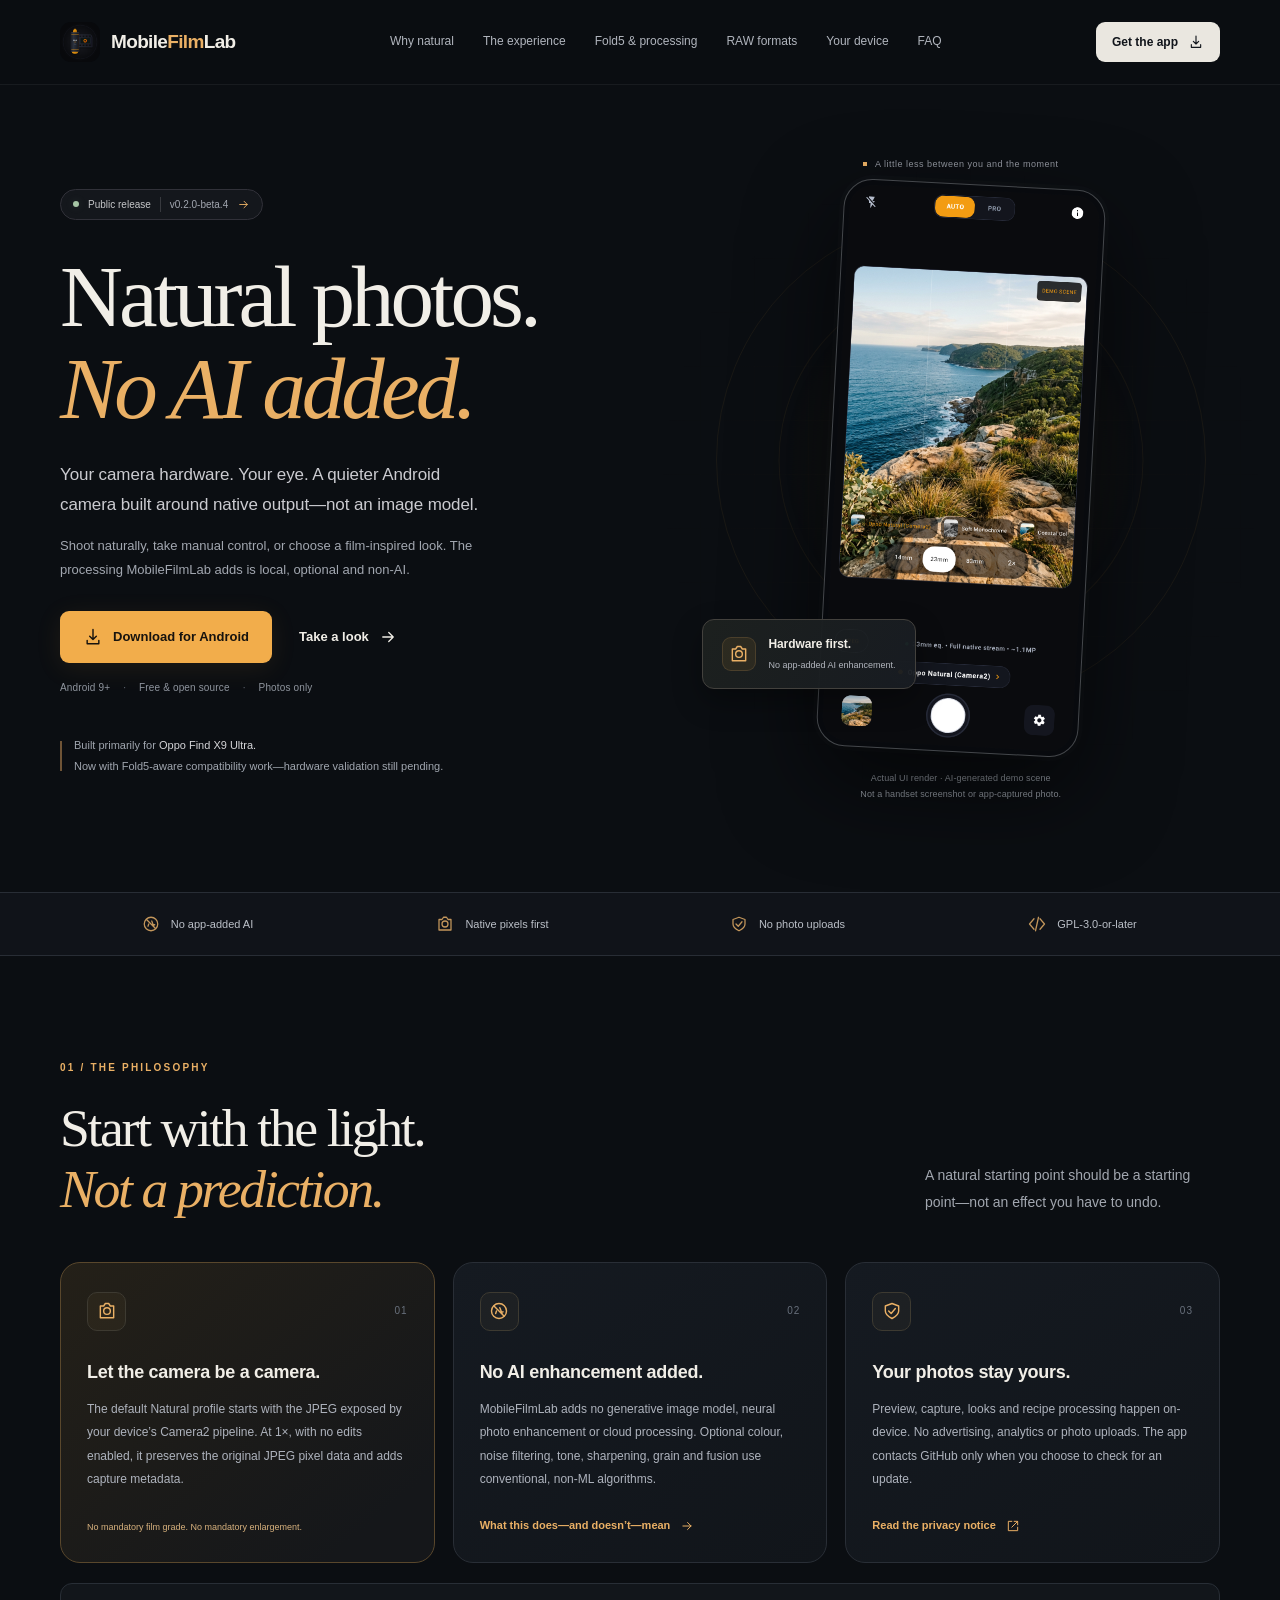
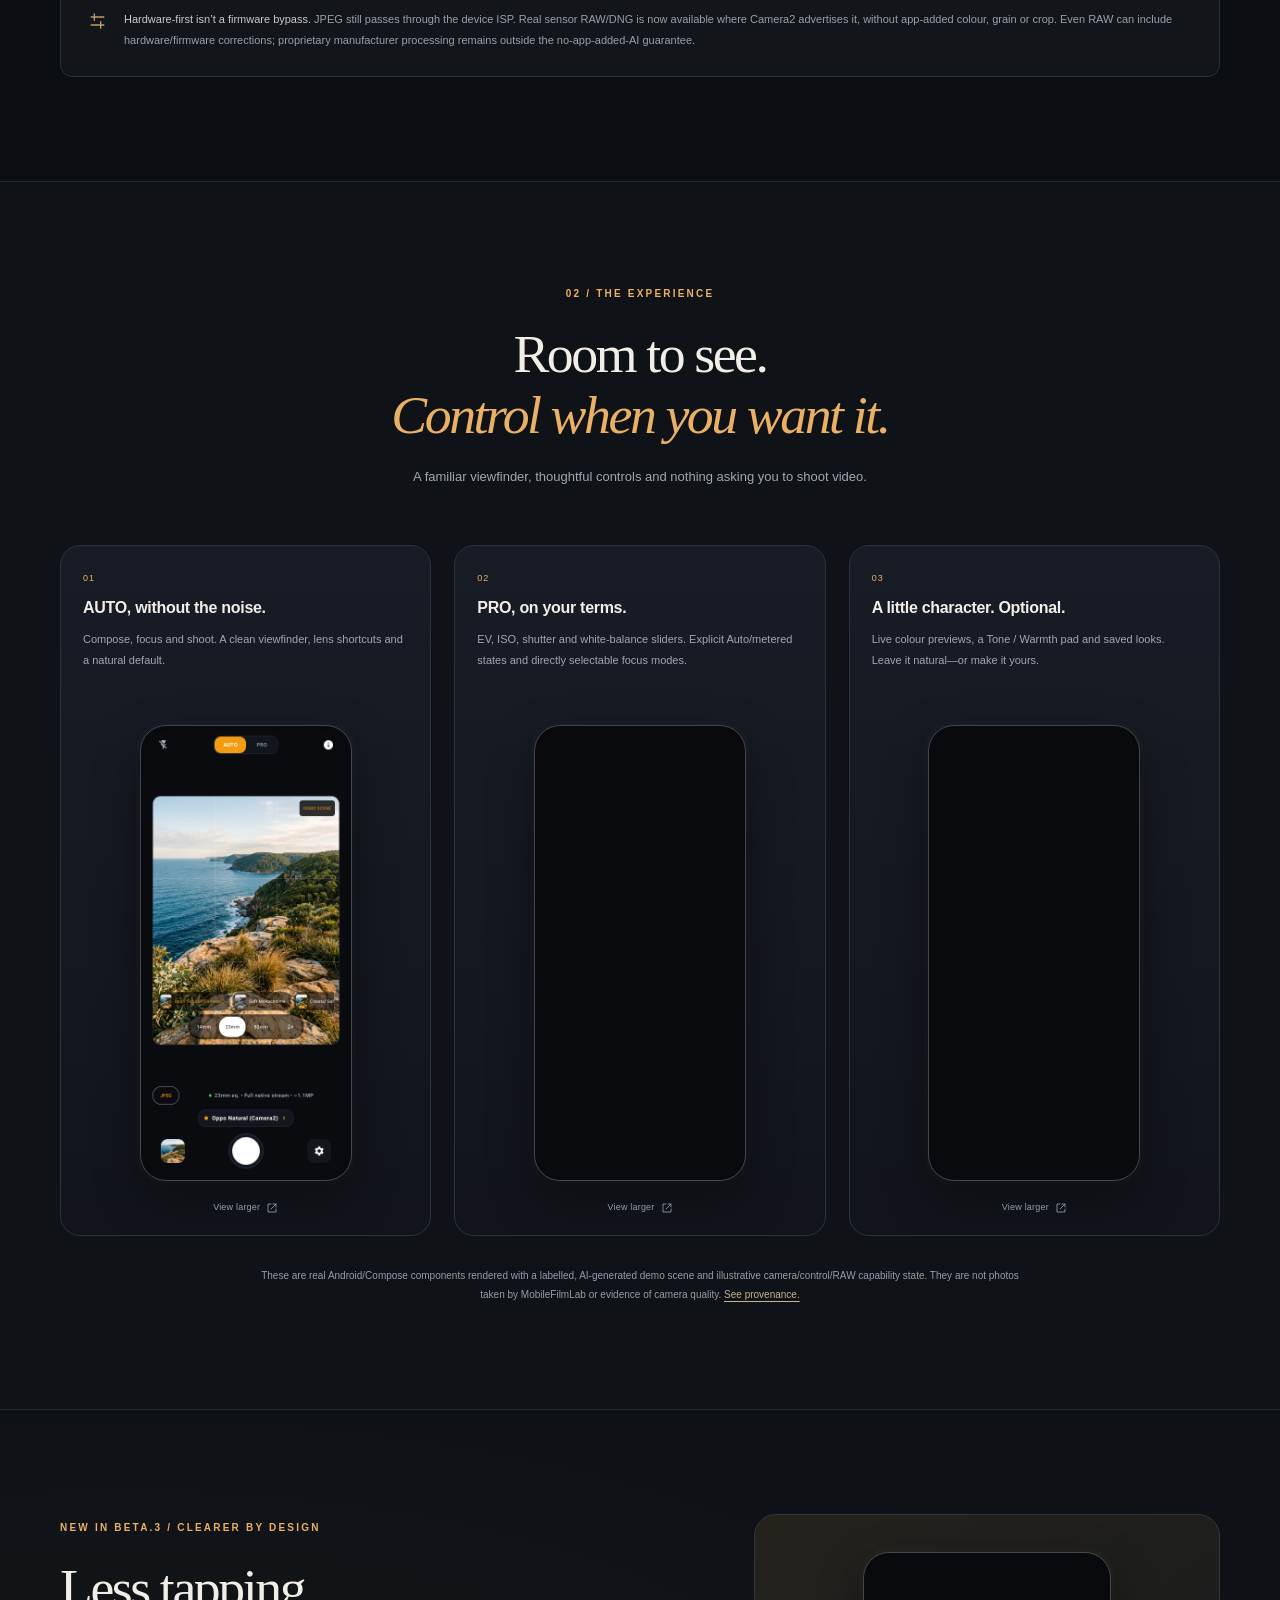
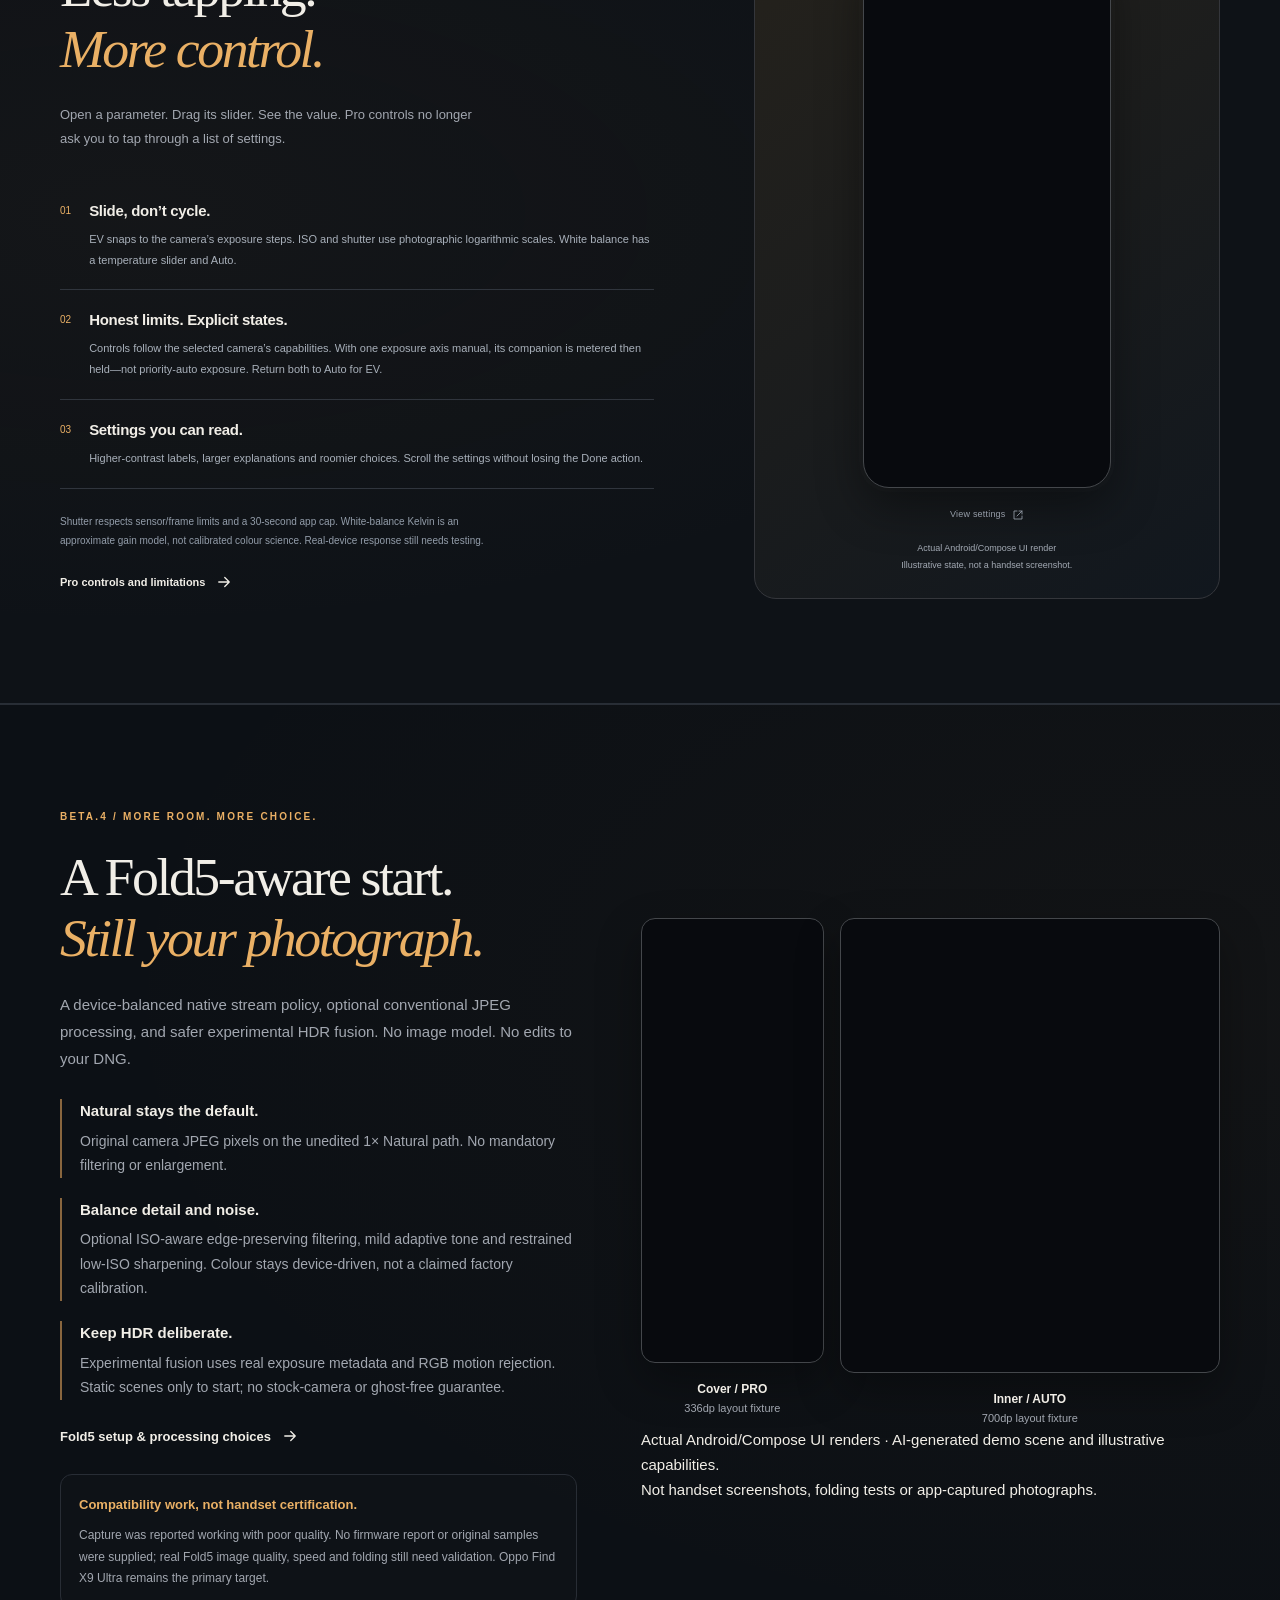
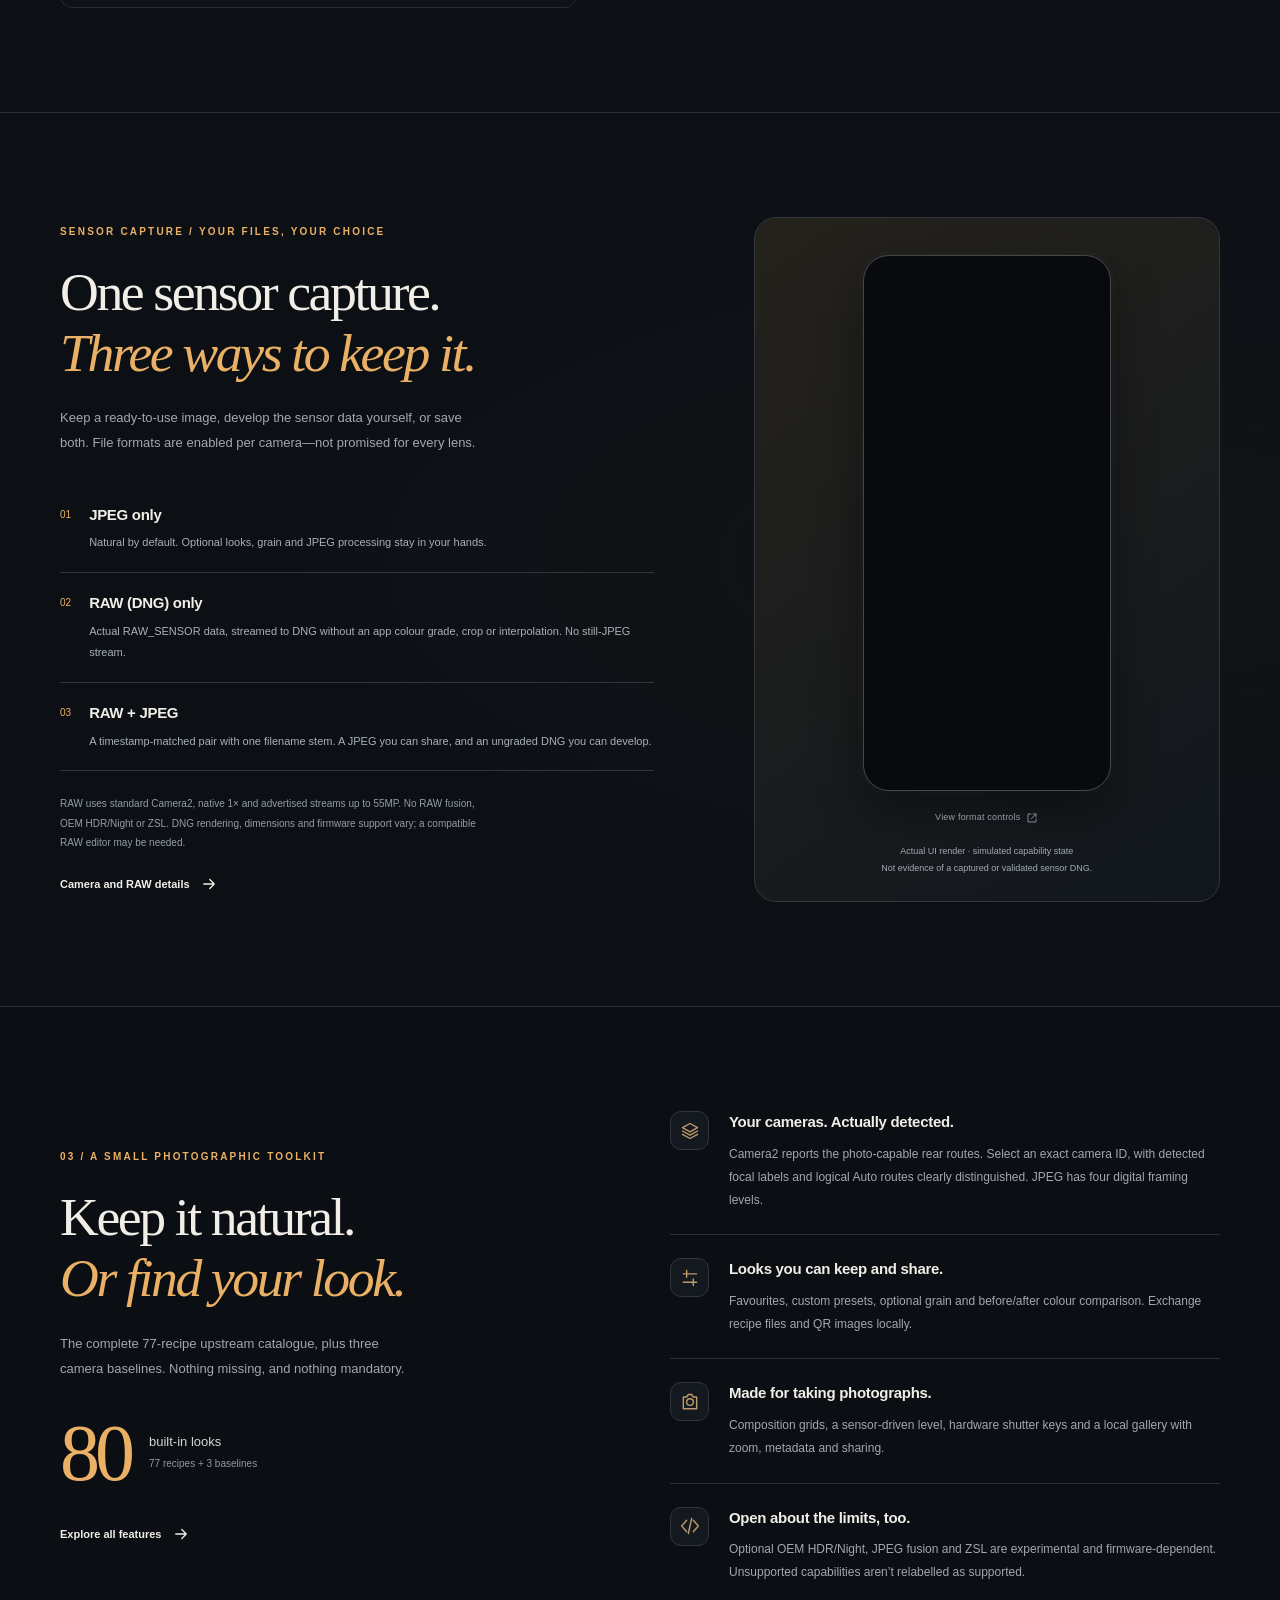
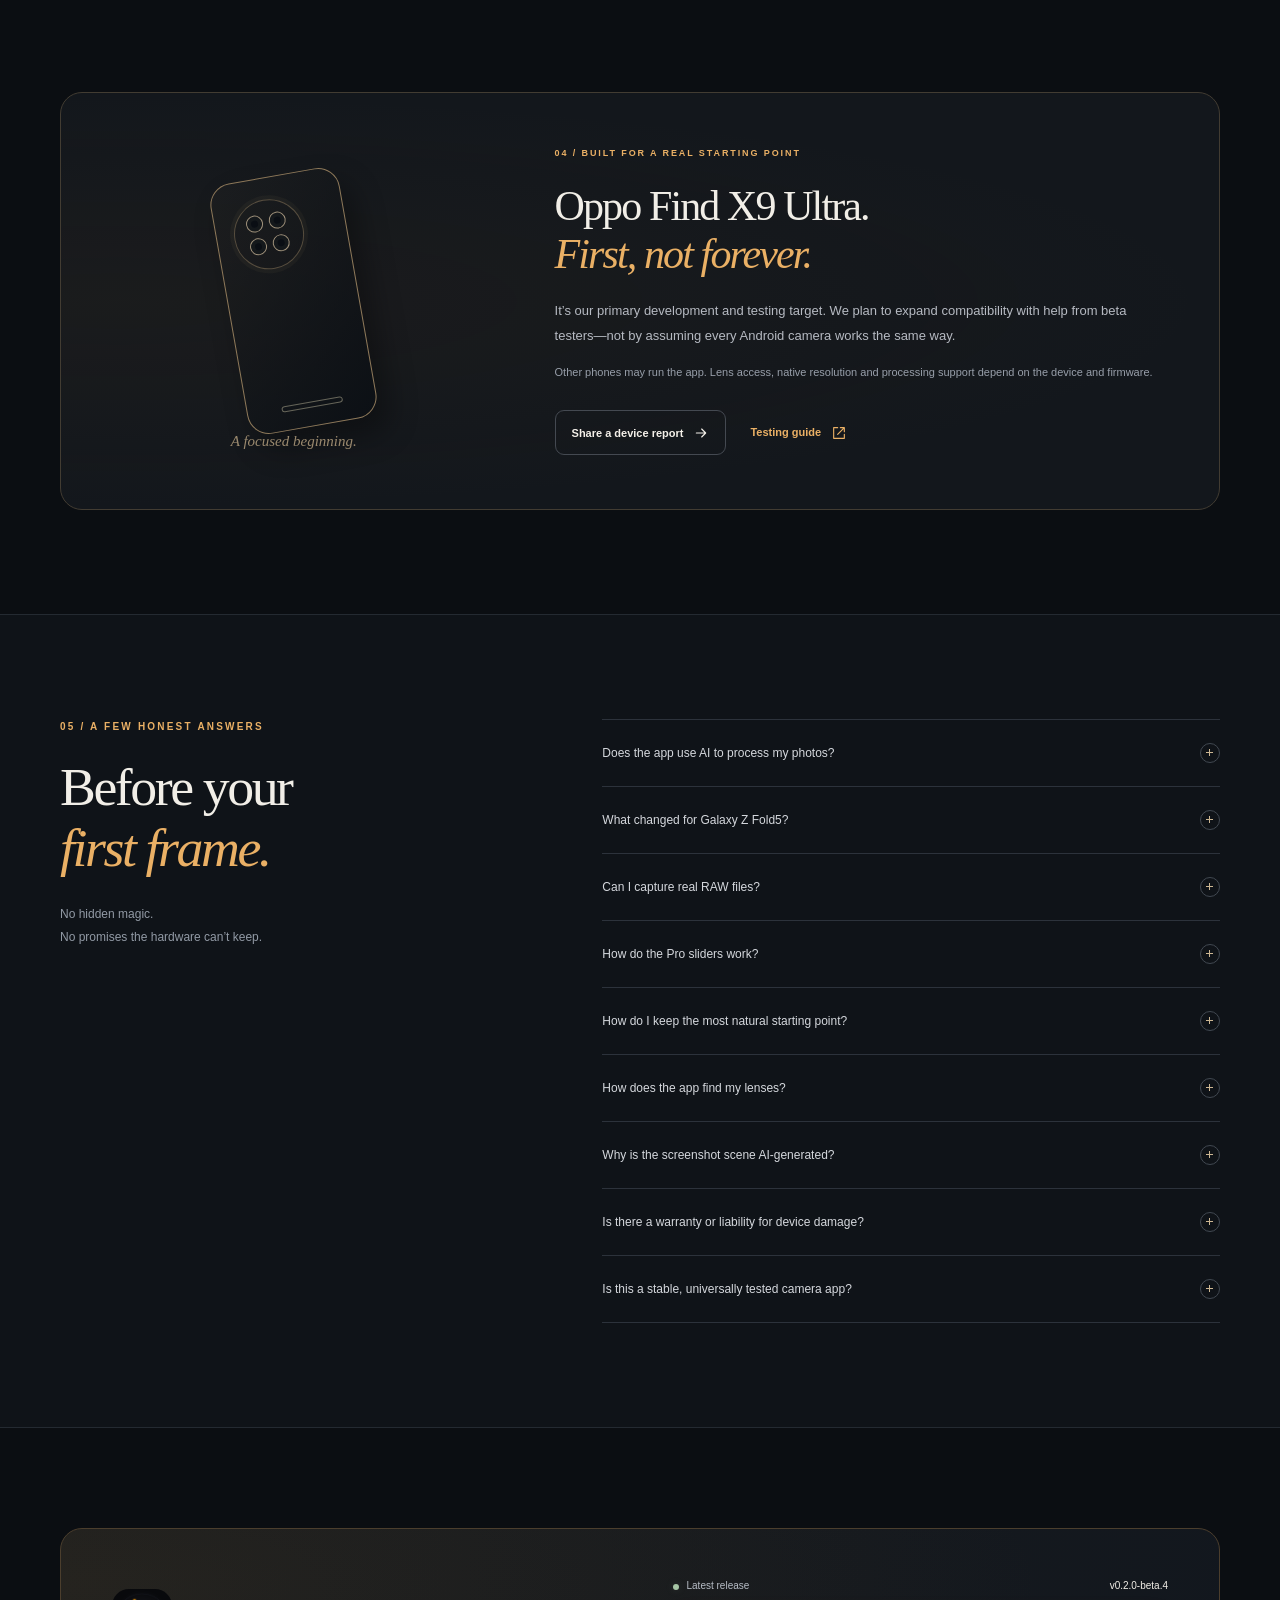
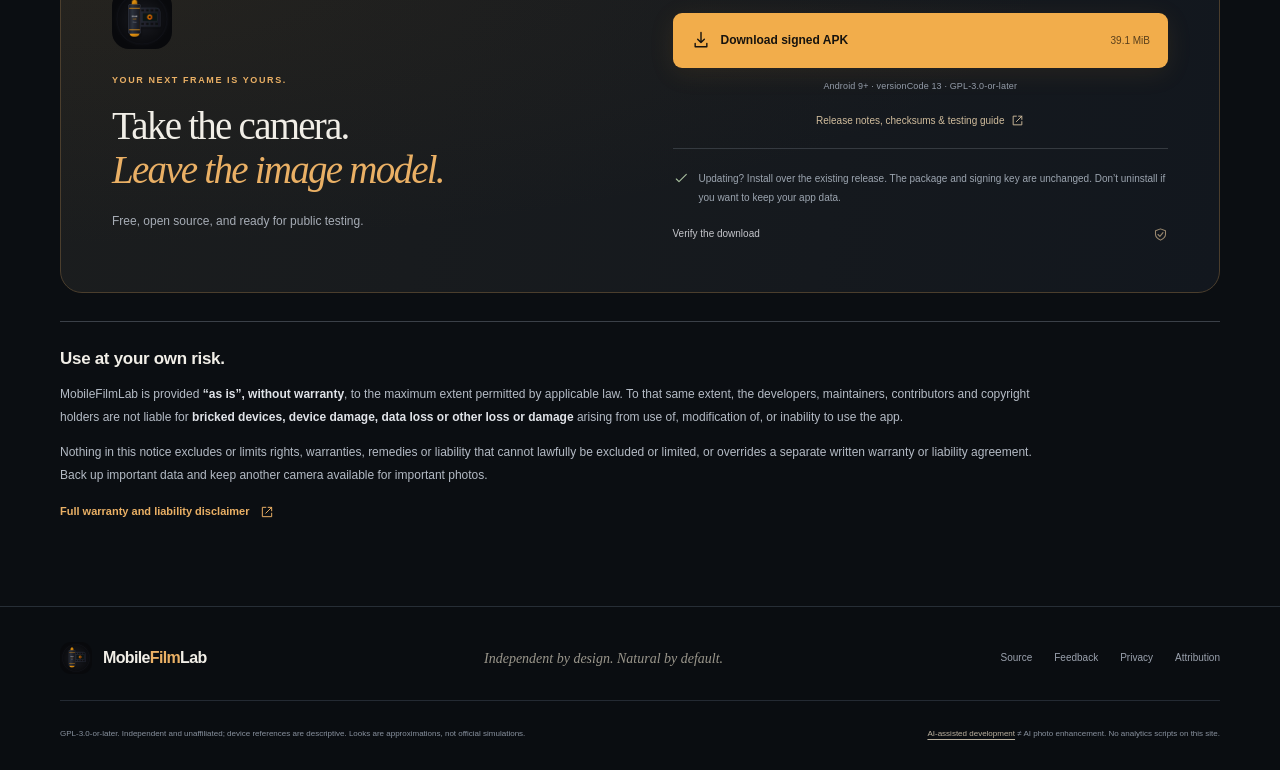
<file: site/index.html>
<!doctype html>
<html lang="en">
<head>
  <meta charset="utf-8">
  <meta name="viewport" content="width=device-width, initial-scale=1">
  <meta name="theme-color" content="#0b0e12">
  <meta name="description" content="A hardware-first Android camera for natural photos, with no AI enhancement added by the app. Native Camera2 output, AUTO and PRO, optional film-inspired looks. Primarily for Oppo Find X9 Ultra.">
  <meta http-equiv="Content-Security-Policy" content="default-src 'self'; img-src 'self' data:; style-src 'self'; script-src 'self'; connect-src 'none'; base-uri 'self'; form-action 'none'; object-src 'none'">
  <title>MobileFilmLab — Natural photos. No AI added.</title>
  <link rel="canonical" href="https://theswagindisguise.github.io/MobileFilmLab/">
  <link rel="icon" type="image/png" href="assets/favicon.png">
  <meta property="og:type" content="website">
  <meta property="og:title" content="MobileFilmLab — Natural photos. No AI added.">
  <meta property="og:description" content="Hardware-driven photography. No app-added AI enhancement. On-device, open source, and primarily for Oppo Find X9 Ultra.">
  <meta property="og:url" content="https://theswagindisguise.github.io/MobileFilmLab/">
  <meta property="og:image" content="https://theswagindisguise.github.io/MobileFilmLab/assets/social-card.png">
  <meta name="twitter:card" content="summary_large_image">
  <link rel="stylesheet" href="styles.css?v=beta4">
  <script src="app.js" defer></script>
</head>
<body>
  <a class="skip-link" href="#main">Skip to content</a>
  <svg class="icon-library" aria-hidden="true" xmlns="http://www.w3.org/2000/svg">
    <symbol id="i-download" viewBox="0 0 24 24"><path d="M12 3v12m-4-4 4 4 4-4M5 16v4h14v-4"/></symbol>
    <symbol id="i-arrow" viewBox="0 0 24 24"><path d="M5 12h14m-6-6 6 6-6 6"/></symbol>
    <symbol id="i-external" viewBox="0 0 24 24"><path d="M14 4h6v6m0-6L10 14M10 4H4v16h16v-6"/></symbol>
    <symbol id="i-camera" viewBox="0 0 24 24"><path d="M4 6h4l2-3h4l2 3h4v14H4z"/><circle cx="12" cy="12" r="4"/></symbol>
    <symbol id="i-shield" viewBox="0 0 24 24"><path d="m12 3 8 3v6c0 5-8 9-8 9s-8-4-8-9V6zM8 12l3 3 5-6"/></symbol>
    <symbol id="i-sliders" viewBox="0 0 24 24"><path d="M4 7h16M4 17h16M8 3v8m8 2v8"/></symbol>
    <symbol id="i-layers" viewBox="0 0 24 24"><path d="m3 8 9-5 9 5-9 5zM3 12l9 5 9-5M3 16l9 5 9-5"/></symbol>
    <symbol id="i-noai" viewBox="0 0 24 24"><circle cx="12" cy="12" r="9"/><path d="m6 6 12 12M8 15l1-3m4-4 3 8m-1-3h2"/></symbol>
    <symbol id="i-code" viewBox="0 0 24 24"><path d="m8 5-6 7 6 7m8-14 6 7-6 7M14 3l-4 18"/></symbol>
    <symbol id="i-check" viewBox="0 0 24 24"><path d="m5 12 4 4L20 5"/></symbol>
    <symbol id="i-copy" viewBox="0 0 24 24"><path d="M9 9h11v12H9zM15 9V3H3v12h6"/></symbol>
    <symbol id="i-close" viewBox="0 0 24 24"><path d="m6 6 12 12M6 18 18 6"/></symbol>
    <symbol id="i-menu" viewBox="0 0 24 24"><path d="M4 7h16M4 12h16M4 17h16"/></symbol>
  </svg>

  <header class="site-header">
    <div class="container header-inner">
      <a class="brand" href="#" aria-label="MobileFilmLab home">
        <img src="assets/icon.png" width="40" height="40" alt="">
        <span>Mobile<span class="brand-film">Film</span>Lab</span>
      </a>
      <nav class="desktop-nav" aria-label="Main navigation">
        <a href="#philosophy">Why natural</a>
        <a href="#experience">The experience</a>
        <a href="#fold5">Fold5 &amp; processing</a>
        <a href="#raw-formats">RAW formats</a>
        <a href="#compatibility">Your device</a>
        <a href="#questions">FAQ</a>
      </nav>
      <div class="header-actions">
        <a class="button button-small button-light" href="#download">Get the app <svg class="icon"><use href="#i-download"/></svg></a>
        <details class="mobile-menu">
          <summary aria-label="Open navigation"><svg class="icon"><use href="#i-menu"/></svg></summary>
          <nav aria-label="Mobile navigation"><a href="#philosophy">Why natural</a><a href="#experience">The experience</a>
        <a href="#fold5">Fold5 &amp; processing</a>
        <a href="#raw-formats">RAW formats</a><a href="#compatibility">Your device</a><a href="#questions">FAQ</a></nav>
        </details>
      </div>
    </div>
  </header>

  <main id="main">
    <section class="hero section" aria-labelledby="hero-title">
      <div class="container hero-grid">
        <div class="hero-copy">
          <a class="release-pill" href="https://github.com/TheSwagInDisguise/MobileFilmLab/releases/tag/v0.2.0-beta.4"><span class="status-dot"></span> Public release <span class="pill-version">v0.2.0-beta.4</span><svg class="icon"><use href="#i-arrow"/></svg></a>
          <h1 id="hero-title">Natural photos.<br><em>No AI added.</em></h1>
          <p class="hero-description">Your camera hardware. Your eye. A quieter Android camera built around native output—not an image model.</p>
          <p class="hero-detail">Shoot naturally, take manual control, or choose a film-inspired look. The processing MobileFilmLab adds is local, optional and non-AI.</p>
          <div class="hero-buttons">
            <a class="button button-primary download-link" href="https://github.com/TheSwagInDisguise/MobileFilmLab/releases/download/v0.2.0-beta.4/MobileFilmLab-v0.2.0-beta.4-signed.apk"><svg class="icon"><use href="#i-download"/></svg> Download for Android</a>
            <a class="text-link" href="#experience">Take a look <svg class="icon"><use href="#i-arrow"/></svg></a>
          </div>
          <div class="hero-meta"><span>Android 9+</span><span>Free &amp; open source</span><span>Photos only</span></div>
          <div class="target-note"><span class="small-rule"></span><p>Built primarily for <strong>Oppo Find X9 Ultra.</strong><br>Now with Fold5-aware compatibility work—hardware validation still pending.</p></div>
        </div>
        <div class="hero-visual">
          <div class="visual-orbit orbit-one" aria-hidden="true"></div><div class="visual-orbit orbit-two" aria-hidden="true"></div>
          <div class="visual-label"><span class="tiny-square"></span> A little less between you and the moment</div>
          <div class="phone hero-phone"><img src="assets/app-auto.webp" width="864" height="1920" alt="Actual AUTO interface rendered with a visibly labelled demonstration scene" fetchpriority="high" decoding="async"></div>
          <div class="floating-note"><span class="note-icon"><svg class="icon"><use href="#i-camera"/></svg></span><div><strong>Hardware first.</strong><span>No app-added AI enhancement.</span></div></div>
          <p class="visual-caption">Actual UI render · AI-generated demo scene<br>Not a handset screenshot or app-captured photo.</p>
        </div>
      </div>
    </section>

    <div class="principles-strip">
      <div class="container principles-inner"><span><svg class="icon"><use href="#i-noai"/></svg> No app-added AI</span><span><svg class="icon"><use href="#i-camera"/></svg> Native pixels first</span><span><svg class="icon"><use href="#i-shield"/></svg> No photo uploads</span><span><svg class="icon"><use href="#i-code"/></svg> GPL-3.0-or-later</span></div>
    </div>

    <section id="philosophy" class="section philosophy-section" aria-labelledby="philosophy-title">
      <div class="container">
        <div class="section-heading split-heading"><div><p class="eyebrow">01 / The philosophy</p><h2 id="philosophy-title">Start with the light.<br><em>Not a prediction.</em></h2></div><p class="heading-description">A natural starting point should be a starting point—not an effect you have to undo.</p></div>
        <div class="philosophy-grid">
          <article class="feature-card featured-card"><div class="card-top"><span class="card-icon"><svg class="icon"><use href="#i-camera"/></svg></span><span class="card-number">01</span></div><h3>Let the camera be a camera.</h3><p>The default Natural profile starts with the JPEG exposed by your device’s Camera2 pipeline. At 1×, with no edits enabled, it preserves the original JPEG pixel data and adds capture metadata.</p><span class="card-tag">No mandatory film grade. No mandatory enlargement.</span></article>
          <article class="feature-card"><div class="card-top"><span class="card-icon"><svg class="icon"><use href="#i-noai"/></svg></span><span class="card-number">02</span></div><h3>No AI enhancement added.</h3><p>MobileFilmLab adds no generative image model, neural photo enhancement or cloud processing. Optional colour, noise filtering, tone, sharpening, grain and fusion use conventional, non-ML algorithms.</p><a class="small-link" href="#processing-note">What this does—and doesn’t—mean <svg class="icon"><use href="#i-arrow"/></svg></a></article>
          <article class="feature-card"><div class="card-top"><span class="card-icon"><svg class="icon"><use href="#i-shield"/></svg></span><span class="card-number">03</span></div><h3>Your photos stay yours.</h3><p>Preview, capture, looks and recipe processing happen on-device. No advertising, analytics or photo uploads. The app contacts GitHub only when you choose to check for an update.</p><a class="small-link" href="https://github.com/TheSwagInDisguise/MobileFilmLab/blob/main/docs/PRIVACY.md">Read the privacy notice <svg class="icon"><use href="#i-external"/></svg></a></article>
        </div>
        <div id="processing-note" class="processing-note"><svg class="icon"><use href="#i-sliders"/></svg><p><strong>Hardware-first isn’t a firmware bypass.</strong> JPEG still passes through the device ISP. Real sensor RAW/DNG is now available where Camera2 advertises it, without app-added colour, grain or crop. Even RAW can include hardware/firmware corrections; proprietary manufacturer processing remains outside the no-app-added-AI guarantee.</p></div>
      </div>
    </section>

    <section id="experience" class="section experience-section" aria-labelledby="experience-title">
      <div class="container">
        <div class="section-heading centered-heading"><p class="eyebrow">02 / The experience</p><h2 id="experience-title">Room to see.<br><em>Control when you want it.</em></h2><p>A familiar viewfinder, thoughtful controls and nothing asking you to shoot video.</p></div>
        <div class="screens-grid">
          <article class="screen-card"><div class="screen-heading"><span class="screen-index">01</span><h3>AUTO, without the noise.</h3><p>Compose, focus and shoot. A clean viewfinder, lens shortcuts and a natural default.</p></div><button class="screen-button" type="button" data-screen="assets/app-auto.webp" data-title="AUTO — actual UI render with demo scene" aria-label="Enlarge the AUTO interface"><span class="phone"><img src="assets/app-auto.webp" width="864" height="1920" alt="AUTO app interface with illustrative camera state and a labelled demo scene" loading="lazy" decoding="async"></span><span class="enlarge-label">View larger <svg class="icon"><use href="#i-external"/></svg></span></button></article>
          <article class="screen-card"><div class="screen-heading"><span class="screen-index">02</span><h3>PRO, on your terms.</h3><p>EV, ISO, shutter and white-balance sliders. Explicit Auto/metered states and directly selectable focus modes.</p></div><button class="screen-button" type="button" data-screen="assets/app-pro.webp" data-title="PRO — actual UI render with illustrative settings" aria-label="Enlarge the PRO interface"><span class="phone"><img src="assets/app-pro.webp" width="864" height="1920" alt="PRO app interface with an ISO slider, illustrative manual settings and a custom look" loading="lazy" decoding="async"></span><span class="enlarge-label">View larger <svg class="icon"><use href="#i-external"/></svg></span></button></article>
          <article class="screen-card"><div class="screen-heading"><span class="screen-index">03</span><h3>A little character. Optional.</h3><p>Live colour previews, a Tone / Warmth pad and saved looks. Leave it natural—or make it yours.</p></div><button class="screen-button" type="button" data-screen="assets/app-recipes.webp" data-title="Recipe editing — actual UI render with custom test presets" aria-label="Enlarge the recipe editor"><span class="phone"><img src="assets/app-recipes.webp" width="864" height="1920" alt="Actual recipe drawer with demo colour previews and the Tone Warmth pad" loading="lazy" decoding="async"></span><span class="enlarge-label">View larger <svg class="icon"><use href="#i-external"/></svg></span></button></article>
        </div>
        <p class="screens-disclosure">These are real Android/Compose components rendered with a labelled, AI-generated demo scene and illustrative camera/control/RAW capability state. They are not photos taken by MobileFilmLab or evidence of camera quality. <a href="https://github.com/TheSwagInDisguise/MobileFilmLab/blob/main/docs/SCREENSHOTS.md">See provenance.</a></p>
      </div>
    </section>

    <section id="pro-controls" class="section pro-controls-section" aria-labelledby="pro-controls-title">
      <div class="container raw-formats-grid">
        <div class="raw-formats-copy"><p class="eyebrow">New in beta.3 / Clearer by design</p><h2 id="pro-controls-title">Less tapping.<br><em>More control.</em></h2><p>Open a parameter. Drag its slider. See the value. Pro controls no longer ask you to tap through a list of settings.</p>
          <div class="format-options"><article><span>01</span><div><h3>Slide, don’t cycle.</h3><p>EV snaps to the camera’s exposure steps. ISO and shutter use photographic logarithmic scales. White balance has a temperature slider and Auto.</p></div></article><article><span>02</span><div><h3>Honest limits. Explicit states.</h3><p>Controls follow the selected camera’s capabilities. With one exposure axis manual, its companion is metered then held—not priority-auto exposure. Return both to Auto for EV.</p></div></article><article><span>03</span><div><h3>Settings you can read.</h3><p>Higher-contrast labels, larger explanations and roomier choices. Scroll the settings without losing the Done action.</p></div></article></div>
          <p class="raw-limits">Shutter respects sensor/frame limits and a 30-second app cap. White-balance Kelvin is an approximate gain model, not calibrated colour science. Real-device response still needs testing.</p><a class="text-link" href="https://github.com/TheSwagInDisguise/MobileFilmLab/blob/main/docs/PRO_CONTROLS.md">Pro controls and limitations <svg class="icon"><use href="#i-arrow"/></svg></a>
        </div><div class="raw-formats-visual"><button class="screen-button" type="button" data-screen="assets/app-settings.webp?v=beta4" data-title="Readable Settings — actual native UI render with illustrative camera state" aria-label="Enlarge the readable settings panel"><span class="phone"><img src="assets/app-settings.webp?v=beta4" width="864" height="1920" alt="Actual high-contrast Settings panel with light labels and a persistent gold Done button" loading="lazy" decoding="async"></span><span class="enlarge-label">View settings <svg class="icon"><use href="#i-external"/></svg></span></button><p>Actual Android/Compose UI render<br>Illustrative state, not a handset screenshot.</p></div>
      </div>
    </section>

    <section id="fold5" class="section fold5-section" aria-labelledby="fold5-title">
      <div class="container fold5-grid">
        <div class="fold5-copy">
          <p class="eyebrow">Beta.4 / More room. More choice.</p>
          <h2 id="fold5-title">A Fold5-aware start.<br><em>Still your photograph.</em></h2>
          <p>A device-balanced native stream policy, optional conventional JPEG processing, and safer experimental HDR fusion. No image model. No edits to your DNG.</p>
          <ul class="fold5-choices">
            <li><strong>Natural stays the default.</strong><span>Original camera JPEG pixels on the unedited 1× Natural path. No mandatory filtering or enlargement.</span></li>
            <li><strong>Balance detail and noise.</strong><span>Optional ISO-aware edge-preserving filtering, mild adaptive tone and restrained low-ISO sharpening. Colour stays device-driven, not a claimed factory calibration.</span></li>
            <li><strong>Keep HDR deliberate.</strong><span>Experimental fusion uses real exposure metadata and RGB motion rejection. Static scenes only to start; no stock-camera or ghost-free guarantee.</span></li>
          </ul>
          <a class="text-link" href="https://github.com/TheSwagInDisguise/MobileFilmLab/blob/main/docs/GALAXY_Z_FOLD5.md">Fold5 setup &amp; processing choices <svg class="icon"><use href="#i-arrow"/></svg></a>
          <div class="fold5-boundary"><strong>Compatibility work, not handset certification.</strong><p>Capture was reported working with poor quality. No firmware report or original samples were supplied; real Fold5 image quality, speed and folding still need validation. Oppo Find X9 Ultra remains the primary target.</p></div>
        </div>
        <div class="fold5-visual">
          <div class="fold5-gallery">
            <figure><button class="screen-button fold5-window" type="button" data-screen="assets/app-fold5-cover.webp" data-title="Fold5 cover layout — illustrative native UI render" aria-label="Enlarge the illustrative Fold5 cover layout"><img src="assets/app-fold5-cover.webp" width="672" height="1680" loading="lazy" decoding="async" alt="Actual narrow 336dp PRO layout rendered with a labelled demo scene, not Fold5 camera evidence"></button><figcaption>Cover / PRO<span>336dp layout fixture</span></figcaption></figure>
            <figure><button class="screen-button fold5-window" type="button" data-screen="assets/app-fold5-inner.webp" data-title="Fold5 inner layout — illustrative native UI render" aria-label="Enlarge the illustrative Fold5 inner layout"><img src="assets/app-fold5-inner.webp" width="1400" height="1680" loading="lazy" decoding="async" alt="Actual wide 700dp AUTO layout with centred portrait controls and a labelled demo scene"></button><figcaption>Inner / AUTO<span>700dp layout fixture</span></figcaption></figure>
          </div>
          <p class="gallery-disclosure">Actual Android/Compose UI renders · AI-generated demo scene and illustrative capabilities.<br>Not handset screenshots, folding tests or app-captured photographs.</p>
        </div>
      </div>
    </section>

    <section id="raw-formats" class="section raw-formats-section" aria-labelledby="raw-formats-title">
      <div class="container raw-formats-grid">
        <div class="raw-formats-copy"><p class="eyebrow">Sensor capture / Your files, your choice</p><h2 id="raw-formats-title">One sensor capture.<br><em>Three ways to keep it.</em></h2><p>Keep a ready-to-use image, develop the sensor data yourself, or save both. File formats are enabled per camera—not promised for every lens.</p>
          <div class="format-options"><article><span>01</span><div><h3>JPEG only</h3><p>Natural by default. Optional looks, grain and JPEG processing stay in your hands.</p></div></article><article><span>02</span><div><h3>RAW (DNG) only</h3><p>Actual RAW_SENSOR data, streamed to DNG without an app colour grade, crop or interpolation. No still-JPEG stream.</p></div></article><article><span>03</span><div><h3>RAW + JPEG</h3><p>A timestamp-matched pair with one filename stem. A JPEG you can share, and an ungraded DNG you can develop.</p></div></article></div>
          <p class="raw-limits">RAW uses standard Camera2, native 1× and advertised streams up to 55MP. No RAW fusion, OEM HDR/Night or ZSL. DNG rendering, dimensions and firmware support vary; a compatible RAW editor may be needed.</p><a class="text-link" href="https://github.com/TheSwagInDisguise/MobileFilmLab/blob/main/docs/DYNAMIC_CAMERAS_AND_RAW.md">Camera and RAW details <svg class="icon"><use href="#i-arrow"/></svg></a>
        </div><div class="raw-formats-visual"><button class="screen-button" type="button" data-screen="assets/app-formats.webp" data-title="File format controls — actual UI render with illustrative RAW capability" aria-label="Enlarge the JPEG RAW and RAW plus JPEG controls"><span class="phone"><img src="assets/app-formats.webp" width="864" height="1920" alt="Actual format dialog rendered with illustrative RAW capability, not a real sensor capture" loading="lazy" decoding="async"></span><span class="enlarge-label">View format controls <svg class="icon"><use href="#i-external"/></svg></span></button><p>Actual UI render · simulated capability state<br>Not evidence of a captured or validated sensor DNG.</p></div>
      </div>
    </section>

    <section class="section toolkit-section" aria-labelledby="toolkit-title">
      <div class="container toolkit-grid">
        <div class="toolkit-copy"><p class="eyebrow">03 / A small photographic toolkit</p><h2 id="toolkit-title">Keep it natural.<br><em>Or find your look.</em></h2><p>The complete 77-recipe upstream catalogue, plus three camera baselines. Nothing missing, and nothing mandatory.</p><div class="catalogue-stat"><strong>80</strong><span>built-in looks<br><small>77 recipes + 3 baselines</small></span></div><a class="text-link" href="https://github.com/TheSwagInDisguise/MobileFilmLab#features">Explore all features <svg class="icon"><use href="#i-arrow"/></svg></a></div>
        <div class="toolkit-list">
          <article><span class="tool-icon"><svg class="icon"><use href="#i-layers"/></svg></span><div><h3>Your cameras. Actually detected.</h3><p>Camera2 reports the photo-capable rear routes. Select an exact camera ID, with detected focal labels and logical Auto routes clearly distinguished. JPEG has four digital framing levels.</p></div></article>
          <article><span class="tool-icon"><svg class="icon"><use href="#i-sliders"/></svg></span><div><h3>Looks you can keep and share.</h3><p>Favourites, custom presets, optional grain and before/after colour comparison. Exchange recipe files and QR images locally.</p></div></article>
          <article><span class="tool-icon"><svg class="icon"><use href="#i-camera"/></svg></span><div><h3>Made for taking photographs.</h3><p>Composition grids, a sensor-driven level, hardware shutter keys and a local gallery with zoom, metadata and sharing.</p></div></article>
          <article><span class="tool-icon"><svg class="icon"><use href="#i-code"/></svg></span><div><h3>Open about the limits, too.</h3><p>Optional OEM HDR/Night, JPEG fusion and ZSL are experimental and firmware-dependent. Unsupported capabilities aren’t relabelled as supported.</p></div></article>
        </div>
      </div>
    </section>

    <section id="compatibility" class="section compatibility-section" aria-labelledby="compatibility-title">
      <div class="container"><div class="compatibility-card"><div class="device-art" aria-hidden="true"><div class="device-line"><span></span><span></span><span></span><span></span></div><span class="device-art-caption">A focused beginning.</span></div><div class="compatibility-copy"><p class="eyebrow">04 / Built for a real starting point</p><h2 id="compatibility-title">Oppo Find X9 Ultra.<br><em>First, not forever.</em></h2><p>It’s our primary development and testing target. We plan to expand compatibility with help from beta testers—not by assuming every Android camera works the same way.</p><p class="muted">Other phones may run the app. Lens access, native resolution and processing support depend on the device and firmware.</p><div class="compatibility-actions"><a class="button button-outline" href="https://github.com/TheSwagInDisguise/MobileFilmLab/issues/new?template=device_support.yml">Share a device report <svg class="icon"><use href="#i-arrow"/></svg></a><a class="small-link" href="https://github.com/TheSwagInDisguise/MobileFilmLab/blob/main/docs/TESTING.md">Testing guide <svg class="icon"><use href="#i-external"/></svg></a></div></div></div></div>
    </section>

    <section id="questions" class="section questions-section" aria-labelledby="questions-title">
      <div class="container questions-grid"><div class="questions-heading"><p class="eyebrow">05 / A few honest answers</p><h2 id="questions-title">Before your<br><em>first frame.</em></h2><p>No hidden magic.<br>No promises the hardware can’t keep.</p></div><div class="faq-list">
        <details><summary>Does the app use AI to process my photos?<span class="faq-plus" aria-hidden="true"></span></summary><div class="faq-answer"><p>MobileFilmLab adds no generative image model, ML enhancement or cloud photo processing. Its optional colour, balanced JPEG filtering and fusion are conventional algorithms.</p><p>Your device’s camera/ISP still processes images, and optional manufacturer extensions may use proprietary techniques. We can’t promise that every firmware path is AI-free.</p></div></details>
        <details><summary>What changed for Galaxy Z Fold5?<span class="faq-plus" aria-hidden="true"></span></summary><div class="faq-answer"><p>Beta.4 recognises Samsung SM-F946* models and favours real normal-mode native JPEG streams around a 12.6MP budget rather than automatically opening expensive high-resolution streams. Maximum native capture remains opt-in within a 55MP safety ceiling. No camera IDs, sizes or hidden-lens access are invented.</p><p>In Settings, choose optional <strong>Balanced detail + noise</strong> for conventional saved-JPEG filtering and keep Device-balanced native capture / Native pixels. Original rendering remains the default; RAW is untouched. Preview shows recipe colour, not final denoise/tone.</p><p>Capture already worked according to the reporter, but quality was poor. No original samples, capability report or firmware version were provided, so this is not measured calibration, stock-camera parity or proof of a real fold transition. <a href="https://github.com/TheSwagInDisguise/MobileFilmLab/blob/main/docs/GALAXY_Z_FOLD5.md">Read the setup and limitations.</a></p></div></details>
        <details><summary>Can I capture real RAW files?<span class="faq-plus" aria-hidden="true"></span></summary><div class="faq-answer"><p>Yes, on camera routes that advertise usable RAW_SENSOR support. Choose RAW (DNG) only, RAW + JPEG, or JPEG only from the format badge or Settings. RAW-only requests no still JPEG; paired mode uses one timestamp-matched request.</p><p>DNG is written from the sensor image through Android DngCreator—not converted from a JPEG. No app recipe, grain, RGB correction, digital crop or interpolation is applied. RAW modes use standard Camera2, native 1× and advertised normal-pixel-mode sizes up to 55MP; OEM modes, fusion and ZSL are JPEG-only.</p><p>Firmware can reject advertised combinations. Real DNG validity and rendering still need handset testing in a RAW-capable editor. Hardware corrections can already be present in exposed RAW.</p></div></details>
        <details><summary>How do the Pro sliders work?<span class="faq-plus" aria-hidden="true"></span></summary><div class="faq-answer"><p>Tap a parameter tab to open its editor without changing the value. EV, ISO, shutter and white balance use sliders; Auto/metered is an explicit switch, and supported autofocus modes are direct choices.</p><p>EV needs both ISO and shutter set to Auto. If just one exposure axis is manual, the other uses a metered-and-held value—not true ISO/shutter-priority auto. Shutter is bounded by sensor/frame limits and 30 seconds; WB Kelvin is approximate. Unsupported controls show a reason.</p><p>Settings also has higher-contrast text, larger labels and a scrolling body with a persistent Done action. Actual handset display and manual-control behaviour still need testing.</p></div></details>
        <details><summary>How do I keep the most natural starting point?<span class="faq-plus" aria-hidden="true"></span></summary><div class="faq-answer"><p>Use the default Natural baseline, standard Camera2 processing, native output, Camera original rendering and 1× framing, with grain off and lens gains unchanged. In that unedited path, the exposed JPEG pixel data is preserved and capture/recipe metadata is added.</p><p>Choosing a look, crop, grain or calibration edit changes the result. Those creative choices stay in your hands.</p></div></details>
        <details><summary>How does the app find my lenses?<span class="faq-plus" aria-hidden="true"></span></summary><div class="faq-answer"><p>Camera2 provides public camera IDs, physical links behind logical cameras, focal lengths, sensor dimensions and stream capabilities. The selector now shows all exposed photo-capable rear routes instead of four fixed slots, and selects each by its exact ID.</p><p>Labels use approximate detected equivalent focal lengths, physical millimetres marked with an asterisk when necessary, or an ID if metadata is missing. Logical Auto routes are not additional physical lenses. Firmware-hidden cameras remain inaccessible.</p><p>Oppo Find X9 Ultra remains the primary target. Please send a device report to help expand compatibility.</p></div></details>
        <details><summary>Why is the screenshot scene AI-generated?<span class="faq-plus" aria-hidden="true"></span></summary><div class="faq-answer"><p>The screenshots render the app’s actual Android/Compose UI without a connected handset. The landscape and camera/RAW capability state are illustrative. They demonstrate the controls, not a captured photo, valid sensor DNG or device compatibility.</p><p>The project was also developed substantially with AI assistance. That is separate from the app’s photo-processing design. <a href="https://github.com/TheSwagInDisguise/MobileFilmLab/blob/main/docs/AI_DISCLOSURE.md">Read the development disclosure.</a></p></div></details>
        <details><summary>Is there a warranty or liability for device damage?<span class="faq-plus" aria-hidden="true"></span></summary><div class="faq-answer"><p>MobileFilmLab is provided “as is”, without warranty, to the maximum extent permitted by applicable law. You use it at your own risk. To that same extent, the developers, maintainers, contributors and copyright holders are not liable for bricked devices, device damage, instability, overheating, battery drain, lost or corrupted photos/data, missed captures or other loss or damage arising from use of, modification of, or inability to use the app.</p><p>Nothing in this notice excludes or limits rights, warranties, remedies or liability that cannot lawfully be excluded or limited, or overrides a separate written warranty or liability agreement. The GPL licence is unchanged.</p><p>Back up important data and keep another camera available for important photos. <a href="https://github.com/TheSwagInDisguise/MobileFilmLab/blob/main/docs/DISCLAIMER.md">Read the full warranty and liability disclaimer.</a></p></div></details>
        <details><summary>Is this a stable, universally tested camera app?<span class="faq-plus" aria-hidden="true"></span></summary><div class="faq-answer"><p>No. The current version is v0.2.0-beta.4, published as the latest regular GitHub Release by owner request. That classification does not turn it into a newly built stable version or certify every device and feature.</p><p>Keep another camera available for important photos and read the <a href="https://github.com/TheSwagInDisguise/MobileFilmLab/blob/main/KNOWN_LIMITATIONS.md">known limitations</a>.</p></div></details>
      </div></div>
    </section>

    <section id="download" class="section download-section" aria-labelledby="download-title">
      <div class="container"><div class="download-card"><div class="download-heading"><img src="assets/icon.png" width="72" height="72" alt="MobileFilmLab film-canister icon" loading="lazy"><p class="eyebrow">Your next frame is yours.</p><h2 id="download-title">Take the camera.<br><em>Leave the image model.</em></h2><p>Free, open source, and ready for public testing.</p></div><div class="download-panel"><div class="download-version"><span class="status-dot"></span> Latest release <strong>v0.2.0-beta.4</strong></div><a class="button button-primary button-full download-link" href="https://github.com/TheSwagInDisguise/MobileFilmLab/releases/download/v0.2.0-beta.4/MobileFilmLab-v0.2.0-beta.4-signed.apk"><svg class="icon"><use href="#i-download"/></svg> Download signed APK <span>39.1 MiB</span></a><p class="download-requirements">Android 9+ · versionCode 13 · GPL-3.0-or-later</p><a class="release-details-link" href="https://github.com/TheSwagInDisguise/MobileFilmLab/releases/tag/v0.2.0-beta.4">Release notes, checksums &amp; testing guide <svg class="icon"><use href="#i-external"/></svg></a><div class="install-note"><svg class="icon"><use href="#i-check"/></svg><p>Updating? Install over the existing release. The package and signing key are unchanged. Don’t uninstall if you want to keep your app data.</p></div><details class="checksum-details"><summary>Verify the download <svg class="icon"><use href="#i-shield"/></svg></summary><div><span class="checksum-label">APK SHA-256</span><code id="apk-checksum">337b2fffe31afef405cfacd945ade6ada14f224ca08d5b71e9537c009cef031a</code><button class="copy-button" type="button" data-copy="apk-checksum"><svg class="icon"><use href="#i-copy"/></svg> Copy checksum</button><span id="copy-status" class="copy-status" role="status" aria-live="polite"></span></div></details></div></div></div>
      <aside id="disclaimer" class="container disclaimer-notice" aria-labelledby="disclaimer-title">
        <h3 id="disclaimer-title">Use at your own risk.</h3>
        <p>MobileFilmLab is provided <strong>“as is”, without warranty</strong>, to the maximum extent permitted by applicable law. To that same extent, the developers, maintainers, contributors and copyright holders are not liable for <strong>bricked devices, device damage, data loss or other loss or damage</strong> arising from use of, modification of, or inability to use the app.</p>
        <p>Nothing in this notice excludes or limits rights, warranties, remedies or liability that cannot lawfully be excluded or limited, or overrides a separate written warranty or liability agreement. Back up important data and keep another camera available for important photos.</p>
        <a class="small-link" href="https://github.com/TheSwagInDisguise/MobileFilmLab/blob/main/docs/DISCLAIMER.md">Full warranty and liability disclaimer <svg class="icon"><use href="#i-external"/></svg></a>
      </aside>
    </section>
  </main>

  <footer class="site-footer"><div class="container"><div class="footer-main"><a class="brand" href="#"><img src="assets/icon.png" width="32" height="32" alt=""><span>Mobile<span class="brand-film">Film</span>Lab</span></a><p>Independent by design. Natural by default.</p><nav aria-label="Footer navigation"><a href="https://github.com/TheSwagInDisguise/MobileFilmLab">Source</a><a href="https://github.com/TheSwagInDisguise/MobileFilmLab/issues/new/choose">Feedback</a><a href="https://github.com/TheSwagInDisguise/MobileFilmLab/blob/main/docs/PRIVACY.md">Privacy</a><a href="https://github.com/TheSwagInDisguise/MobileFilmLab/blob/main/UPSTREAM_ATTRIBUTION.md">Attribution</a></nav></div><div class="footer-bottom"><p>GPL-3.0-or-later. Independent and unaffiliated; device references are descriptive. Looks are approximations, not official simulations.</p><p><a href="https://github.com/TheSwagInDisguise/MobileFilmLab/blob/main/docs/AI_DISCLOSURE.md">AI-assisted development</a> ≠ AI photo enhancement. No analytics scripts on this site.</p></div></div></footer>

  <dialog id="screen-dialog" class="screen-dialog" aria-labelledby="dialog-title"><div class="dialog-header"><p id="dialog-title">App interface</p><button type="button" class="dialog-close" aria-label="Close enlarged screenshot"><svg class="icon"><use href="#i-close"/></svg></button></div><img id="dialog-image" width="864" height="1920" alt=""><p class="dialog-caption">Actual UI render. AI-generated demo scene, not an app-captured photo.</p></dialog>
</body>
</html>
</file>
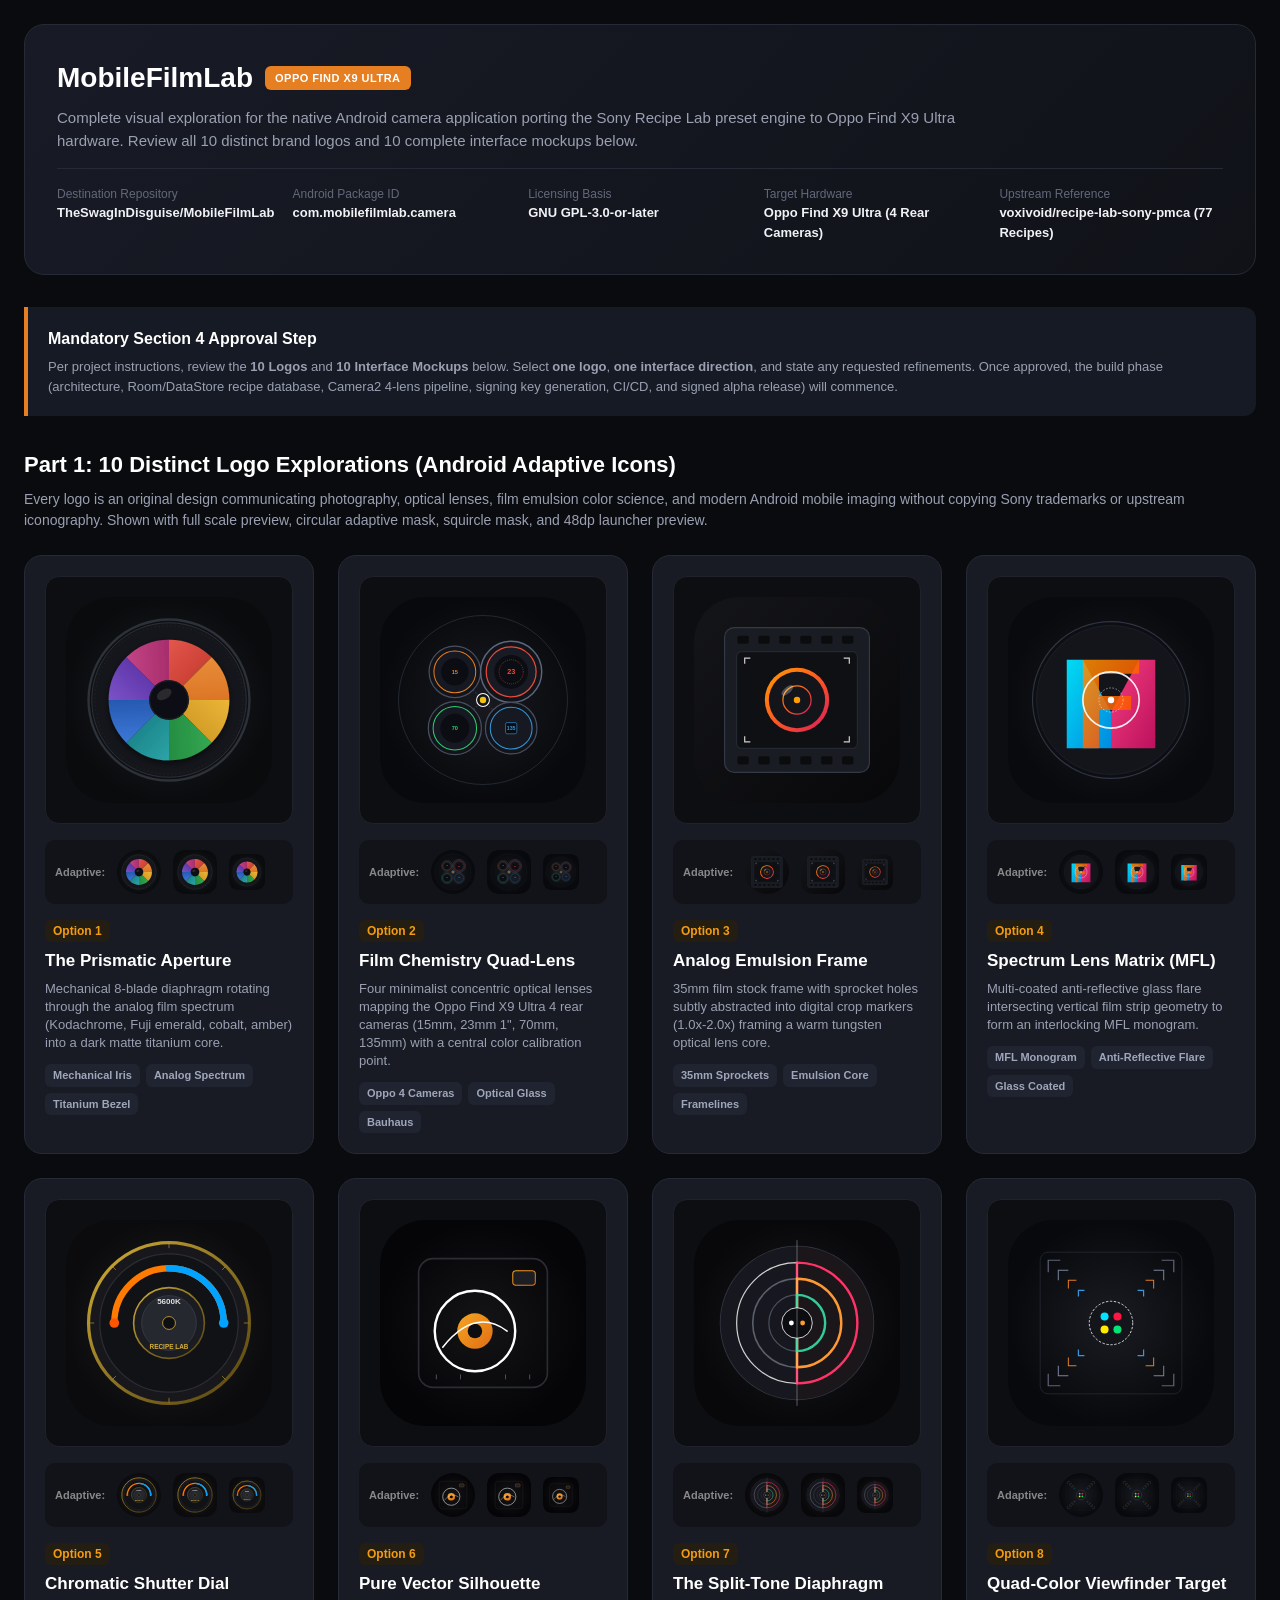
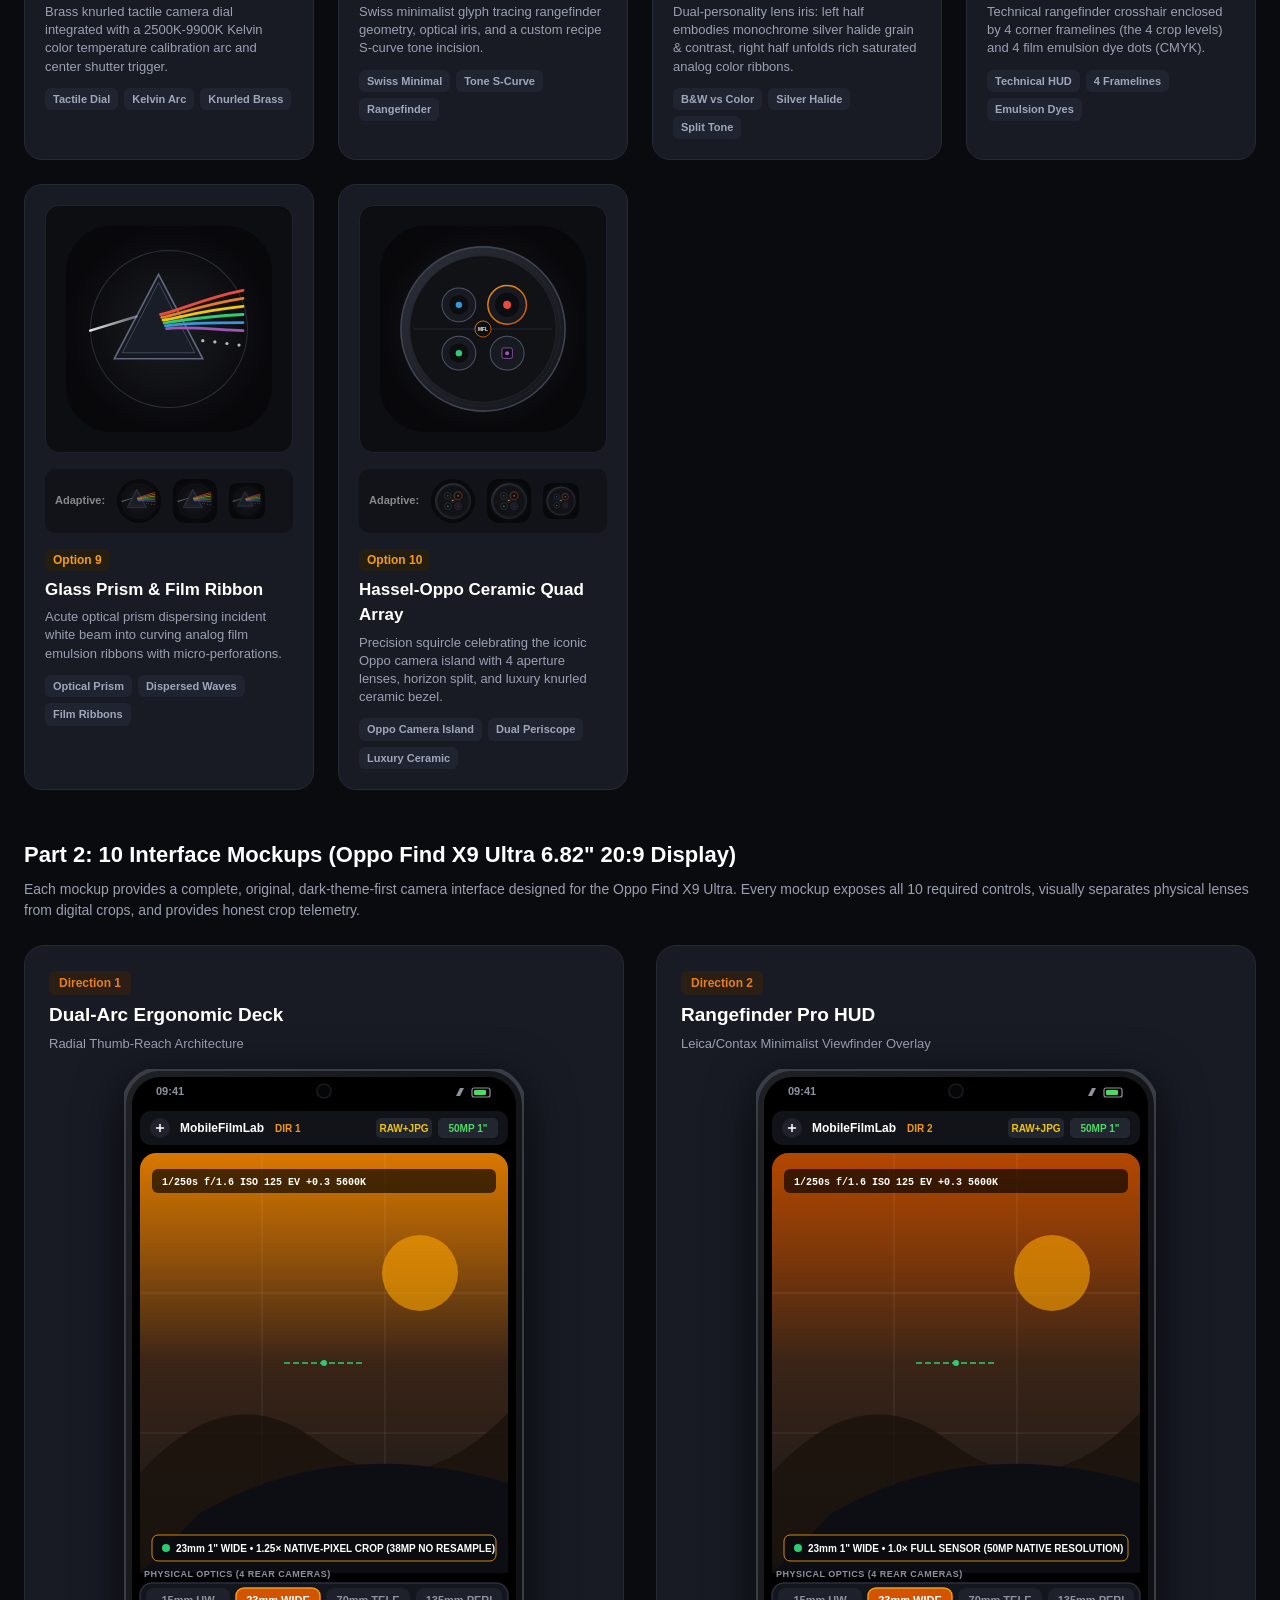
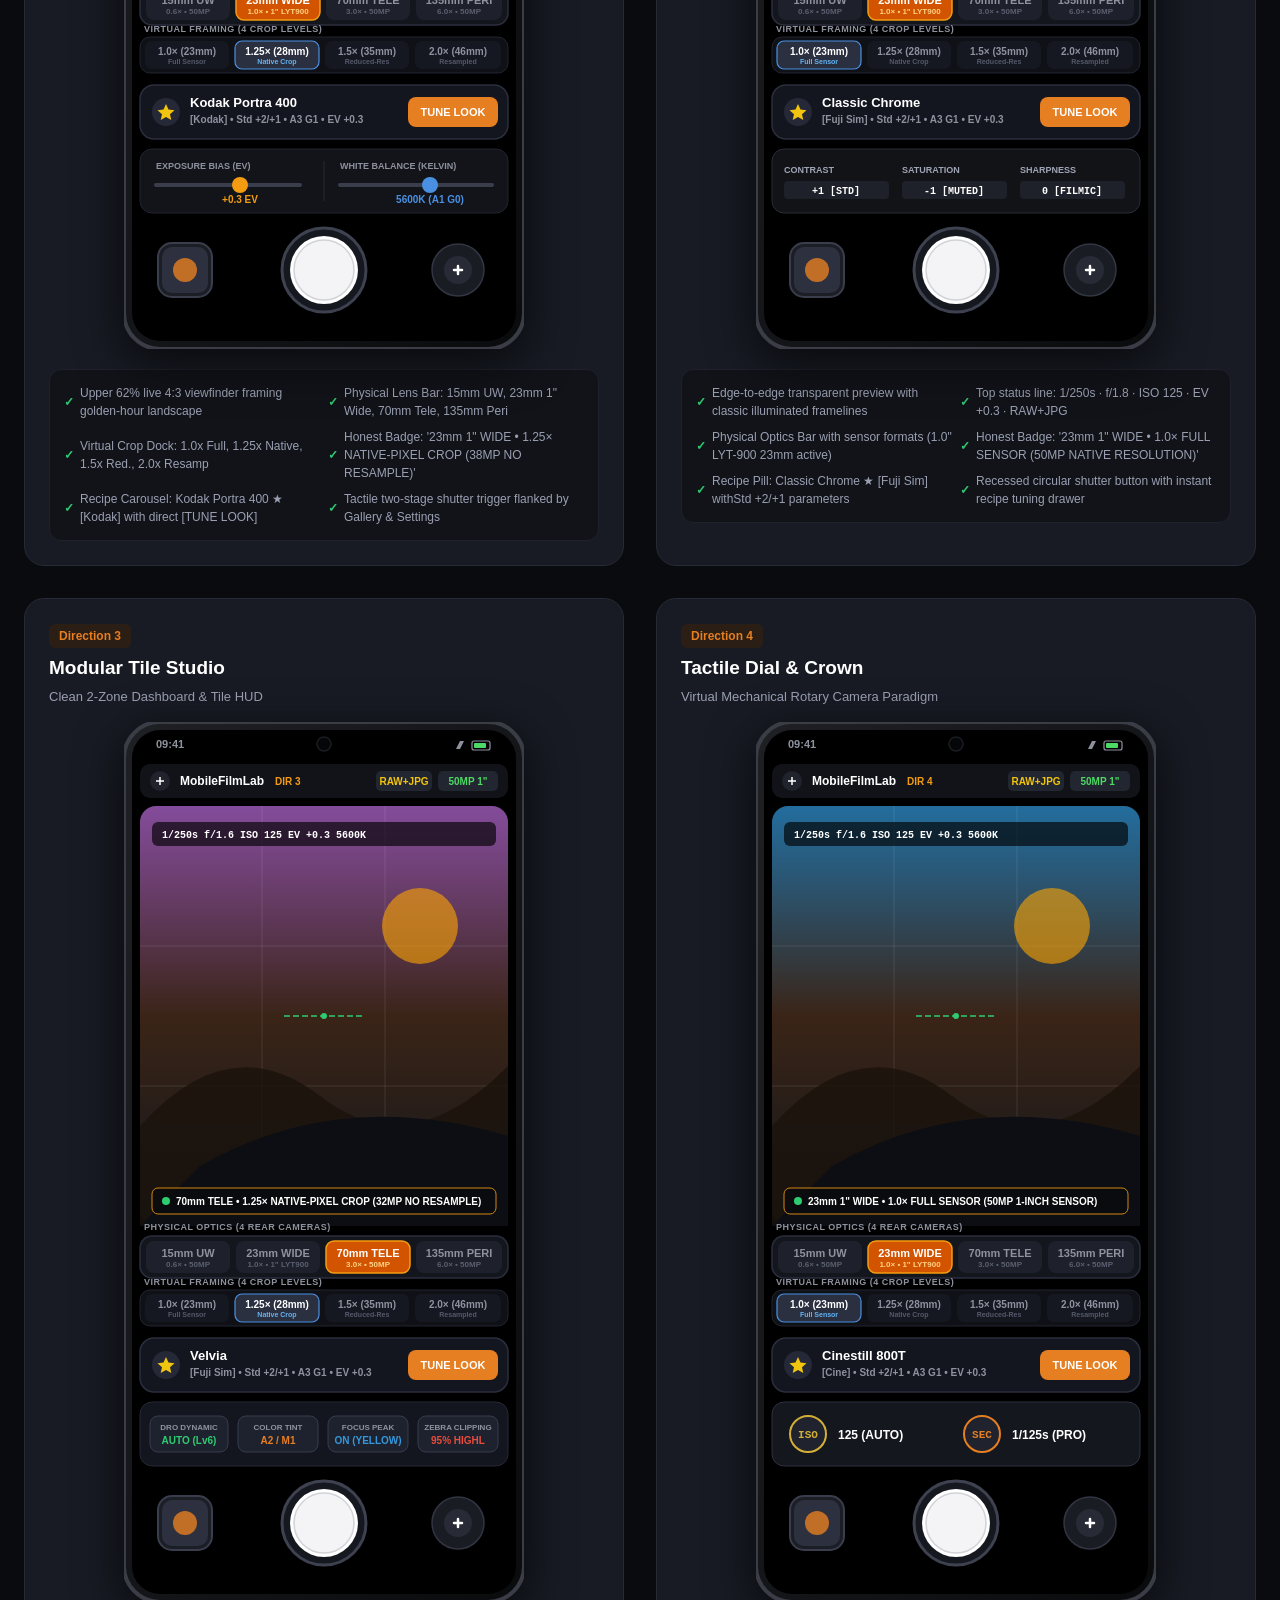
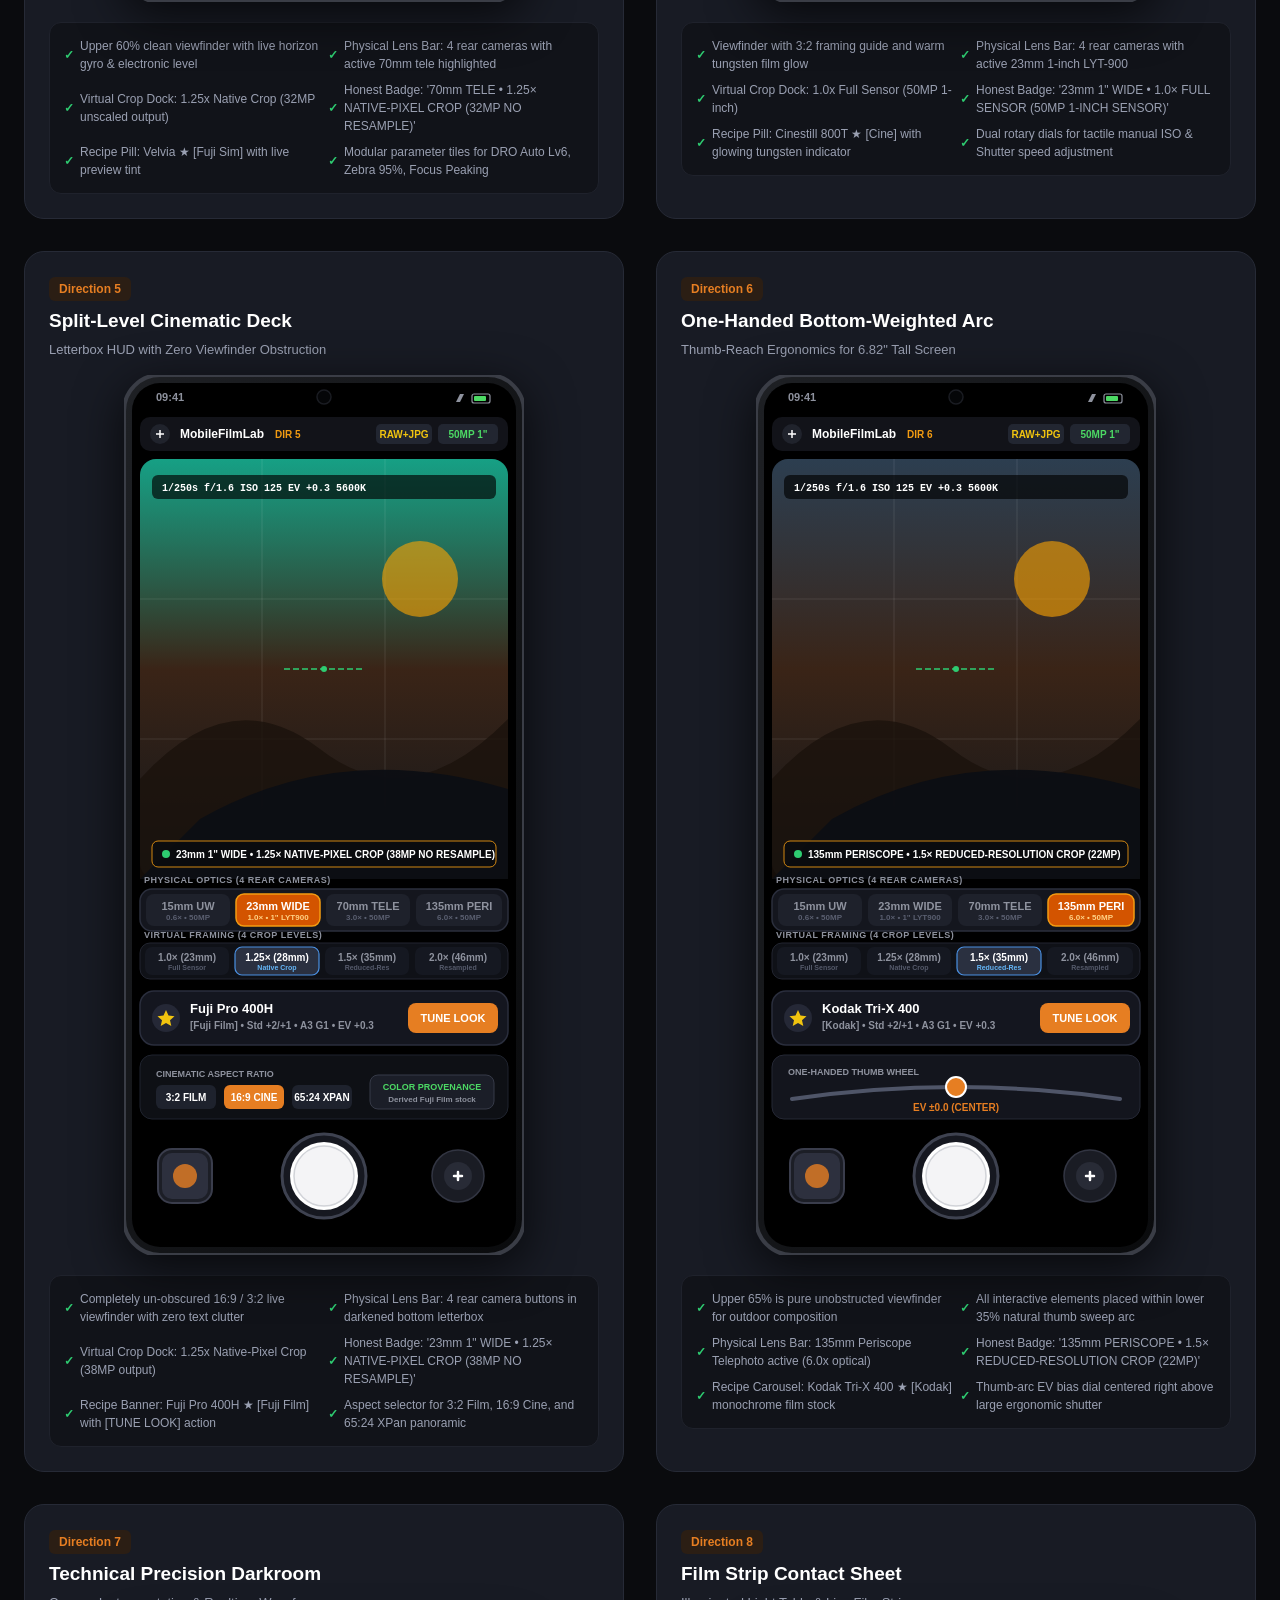
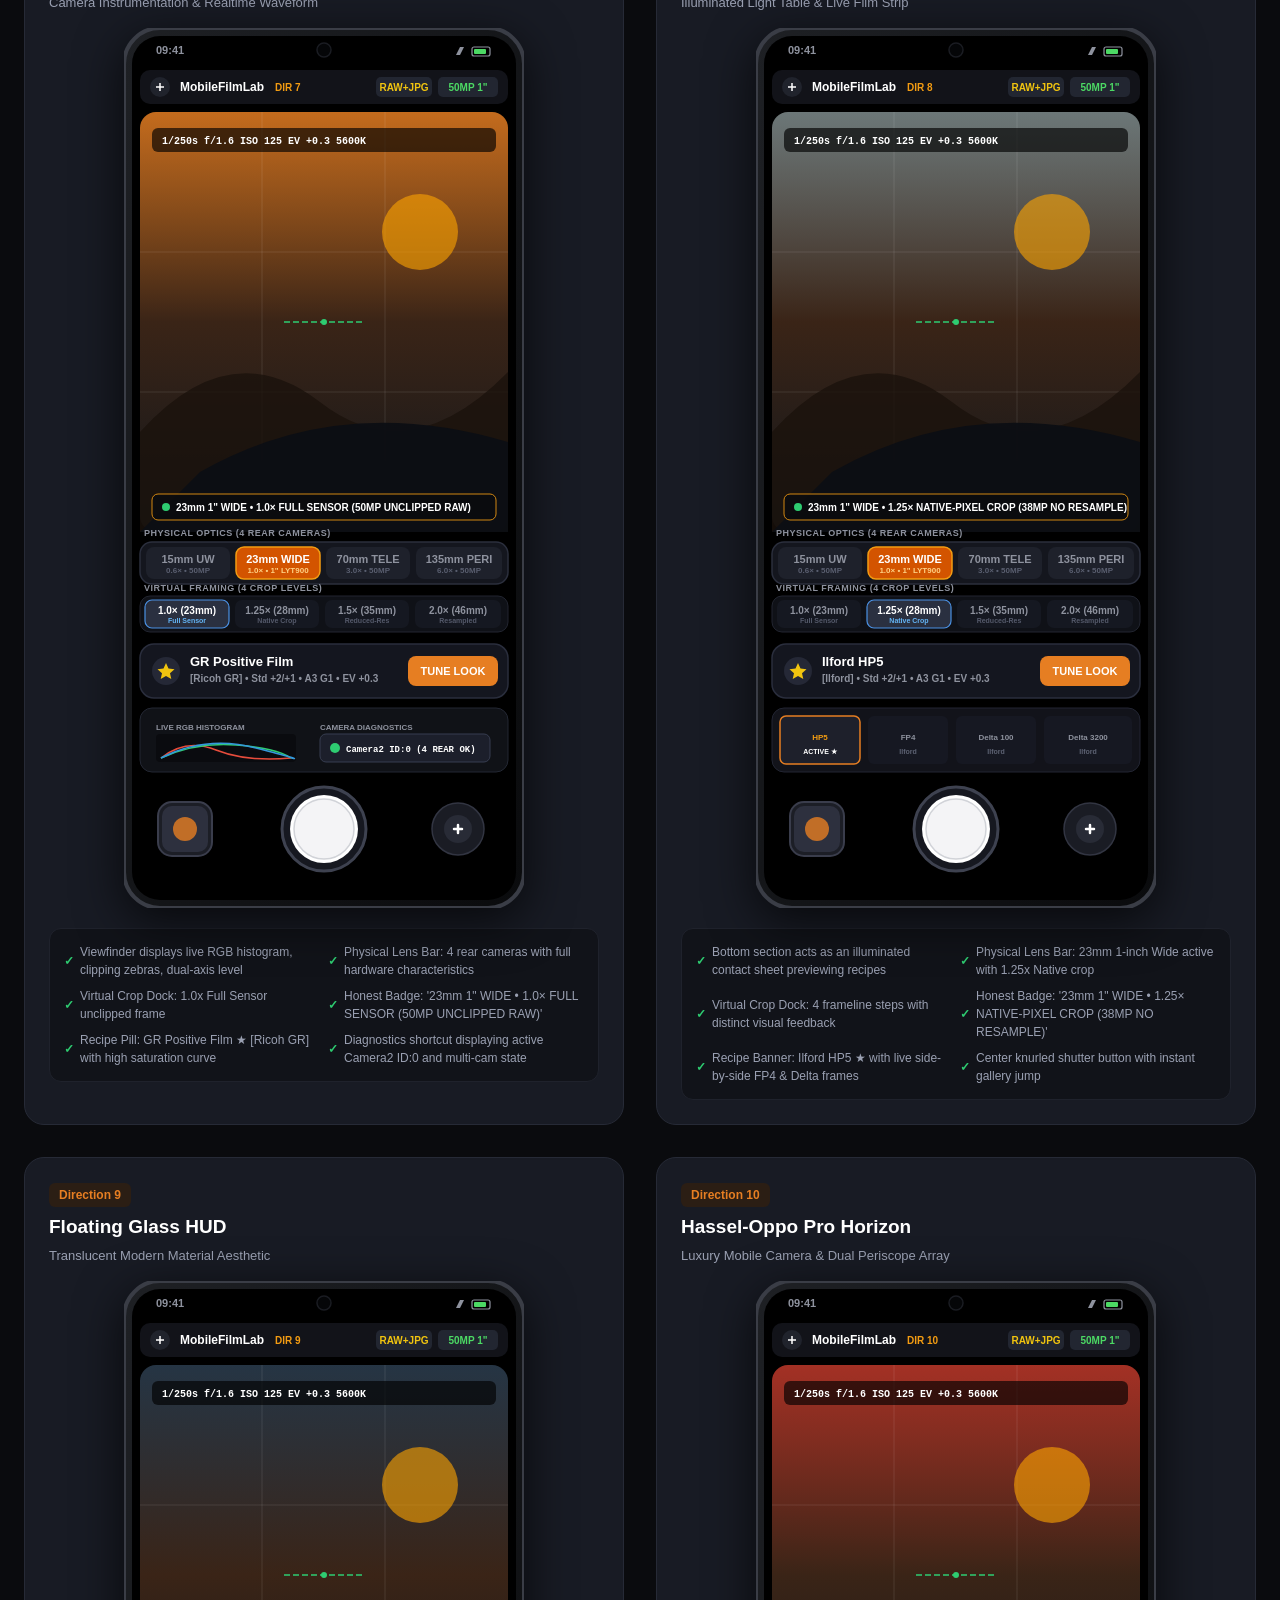
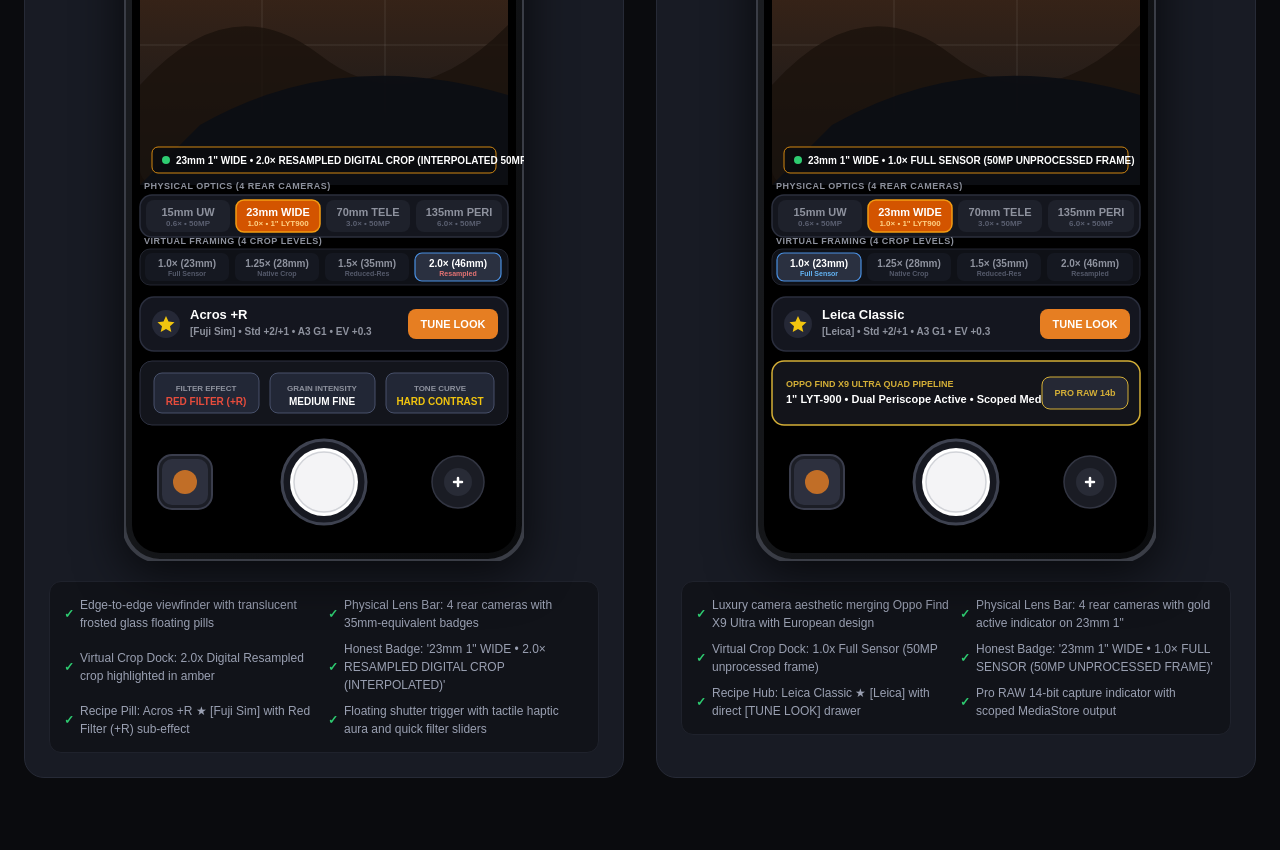
<file: design/DESIGN_EXPLORATION.html>
<!DOCTYPE html>
<html lang="en">
<head>
<meta charset="UTF-8">
<meta name="viewport" content="width=device-width, initial-scale=1.0">
<title>MobileFilmLab — Design Exploration (Logos & Interface)</title>
<style>
  :root {
    --bg-primary: #0A0B0E;
    --bg-secondary: #12141A;
    --bg-card: #181B24;
    --border-color: #262A36;
    --accent-orange: #E67E22;
    --accent-gold: #F39C12;
    --accent-blue: #3498DB;
    --accent-green: #2ECC71;
    --text-primary: #F0F2F5;
    --text-secondary: #9AA0B2;
    --text-muted: #62687A;
  }
  * { box-sizing: border-box; margin: 0; padding: 0; }
  body {
    background: var(--bg-primary);
    color: var(--text-primary);
    font-family: -apple-system, BlinkMacSystemFont, "Segoe UI", Roboto, Helvetica, Arial, sans-serif;
    line-height: 1.5;
    padding: 24px;
  }
  header {
    max-width: 1400px;
    margin: 0 auto 32px;
    padding: 32px;
    background: linear-gradient(135deg, #181B26 0%, #101218 100%);
    border-radius: 20px;
    border: 1px solid var(--border-color);
  }
  h1 { font-size: 28px; font-weight: 800; margin-bottom: 8px; color: #FFF; display: flex; align-items: center; gap: 12px; }
  .badge { background: #E67E22; color: #FFF; font-size: 11px; padding: 4px 10px; border-radius: 6px; font-weight: 800; text-transform: uppercase; letter-spacing: 0.5px; }
  .subtitle { font-size: 15px; color: var(--text-secondary); max-width: 900px; margin-bottom: 16px; }
  .meta-grid { display: grid; grid-template-columns: repeat(auto-fit, minmax(200px, 1fr)); gap: 12px; margin-top: 16px; padding-top: 16px; border-top: 1px solid var(--border-color); }
  .meta-item { font-size: 12px; color: var(--text-muted); }
  .meta-item strong { color: var(--text-primary); display: block; font-size: 13px; }
  
  .tabs { display: flex; gap: 10px; margin-bottom: 24px; max-width: 1400px; margin: 0 auto 28px; }
  .tab-btn {
    background: var(--bg-card);
    border: 1px solid var(--border-color);
    color: var(--text-secondary);
    padding: 12px 24px;
    border-radius: 12px;
    font-size: 14px;
    font-weight: 700;
    cursor: pointer;
    transition: all 0.2s;
  }
  .tab-btn.active {
    background: #E67E22;
    border-color: #E67E22;
    color: #FFF;
  }

  .container { max-width: 1400px; margin: 0 auto; }
  .section-title { font-size: 22px; font-weight: 800; margin-bottom: 8px; color: #FFF; }
  .section-desc { font-size: 14px; color: var(--text-secondary); margin-bottom: 24px; }

  /* Logos Grid */
  .logos-grid {
    display: grid;
    grid-template-columns: repeat(auto-fit, minmax(280px, 1fr));
    gap: 24px;
    margin-bottom: 48px;
  }
  .logo-card {
    background: var(--bg-card);
    border: 1px solid var(--border-color);
    border-radius: 18px;
    padding: 20px;
    transition: transform 0.2s, border-color 0.2s;
  }
  .logo-card:hover {
    transform: translateY(-4px);
    border-color: var(--accent-orange);
  }
  .logo-preview-box {
    width: 100%;
    aspect-ratio: 1;
    background: #0D0E12;
    border-radius: 14px;
    padding: 20px;
    display: flex;
    align-items: center;
    justify-content: center;
    margin-bottom: 16px;
    position: relative;
    border: 1px solid #1F222C;
  }
  .logo-preview-box svg { width: 100%; height: 100%; }
  .logo-adaptive-row {
    display: flex;
    gap: 12px;
    align-items: center;
    margin-bottom: 14px;
    padding: 10px;
    background: #111319;
    border-radius: 10px;
  }
  .mini-mask { width: 44px; height: 44px; overflow: hidden; display: flex; align-items: center; justify-content: center; }
  .mask-round { border-radius: 50%; }
  .mask-squircle { border-radius: 12px; }
  .mask-launcher { width: 36px; height: 36px; border-radius: 8px; }
  .mini-mask svg { width: 100%; height: 100%; }

  .logo-number { display: inline-block; font-size: 12px; font-weight: 800; color: var(--accent-gold); background: #241D12; padding: 2px 8px; border-radius: 6px; margin-bottom: 6px; }
  .logo-title { font-size: 17px; font-weight: 700; color: #FFF; margin-bottom: 6px; }
  .logo-desc { font-size: 13px; color: var(--text-secondary); line-height: 1.4; margin-bottom: 12px; }
  .logo-tags { display: flex; flex-wrap: wrap; gap: 6px; }
  .tag { font-size: 11px; font-weight: 600; padding: 3px 8px; border-radius: 6px; background: #202430; color: #A0A6BA; }

  /* Mockups Grid */
  .mockups-grid {
    display: grid;
    grid-template-columns: repeat(auto-fit, minmax(420px, 1fr));
    gap: 32px;
    margin-bottom: 48px;
  }
  .mockup-card {
    background: var(--bg-card);
    border: 1px solid var(--border-color);
    border-radius: 20px;
    padding: 24px;
    display: flex;
    flex-direction: column;
  }
  .mockup-header { margin-bottom: 16px; }
  .mockup-number { display: inline-block; font-size: 12px; font-weight: 800; color: var(--accent-orange); background: #2B1E14; padding: 3px 10px; border-radius: 6px; margin-bottom: 6px; }
  .mockup-title { font-size: 19px; font-weight: 800; color: #FFF; }
  .mockup-concept { font-size: 13px; color: var(--text-secondary); margin-top: 4px; }
  .mockup-frame {
    width: 100%;
    max-width: 400px;
    margin: 0 auto 20px;
    filter: drop-shadow(0 12px 24px rgba(0,0,0,0.7));
  }
  .mockup-frame svg { width: 100%; height: auto; display: block; }
  .checklist {
    list-style: none;
    font-size: 12px;
    color: var(--text-secondary);
    display: grid;
    grid-template-columns: 1fr 1fr;
    gap: 8px;
    background: #111319;
    padding: 14px;
    border-radius: 12px;
    border: 1px solid #1F222C;
  }
  .checklist li { display: flex; align-items: center; gap: 6px; }
  .checklist li::before { content: "✓"; color: #2ECC71; font-weight: bold; }

  .callout-box {
    background: #161A24;
    border-left: 4px solid var(--accent-orange);
    padding: 20px;
    border-radius: 0 12px 12px 0;
    margin-bottom: 32px;
  }
  .callout-box h3 { font-size: 16px; color: #FFF; margin-bottom: 6px; }
  .callout-box p { font-size: 13px; color: var(--text-secondary); line-height: 1.5; }
</style>
</head>
<body>

<header>
  <h1>MobileFilmLab <span class="badge">Oppo Find X9 Ultra</span></h1>
  <p class="subtitle">Complete visual exploration for the native Android camera application porting the Sony Recipe Lab preset engine to Oppo Find X9 Ultra hardware. Review all 10 distinct brand logos and 10 complete interface mockups below.</p>
  <div class="meta-grid">
    <div class="meta-item">Destination Repository<strong>TheSwagInDisguise/MobileFilmLab</strong></div>
    <div class="meta-item">Android Package ID<strong>com.mobilefilmlab.camera</strong></div>
    <div class="meta-item">Licensing Basis<strong>GNU GPL-3.0-or-later</strong></div>
    <div class="meta-item">Target Hardware<strong>Oppo Find X9 Ultra (4 Rear Cameras)</strong></div>
    <div class="meta-item">Upstream Reference<strong>voxivoid/recipe-lab-sony-pmca (77 Recipes)</strong></div>
  </div>
</header>

<div class="container">
  <div class="callout-box">
    <h3>Mandatory Section 4 Approval Step</h3>
    <p>Per project instructions, review the <strong>10 Logos</strong> and <strong>10 Interface Mockups</strong> below. Select <strong>one logo</strong>, <strong>one interface direction</strong>, and state any requested refinements. Once approved, the build phase (architecture, Room/DataStore recipe database, Camera2 4-lens pipeline, signing key generation, CI/CD, and signed alpha release) will commence.</p>
  </div>

  <!-- SECTION 4.1: LOGO EXPLORATION -->
  <h2 class="section-title">Part 1: 10 Distinct Logo Explorations (Android Adaptive Icons)</h2>
  <p class="section-desc">Every logo is an original design communicating photography, optical lenses, film emulsion color science, and modern Android mobile imaging without copying Sony trademarks or upstream iconography. Shown with full scale preview, circular adaptive mask, squircle mask, and 48dp launcher preview.</p>

  <div class="logos-grid">

    <div class="logo-card">
      <div class="logo-preview-box"><svg xmlns="http://www.w3.org/2000/svg" viewBox="0 0 512 512" width="100%" height="100%">
  <defs>
    <radialGradient id="bg1" cx="50%" cy="50%" r="50%">
      <stop offset="0%" stop-color="#1E2026"/>
      <stop offset="100%" stop-color="#0A0B0D"/>
    </radialGradient>
    <linearGradient id="blade1" x1="0%" y1="0%" x2="100%" y2="100%">
      <stop offset="0%" stop-color="#E2574C"/><stop offset="100%" stop-color="#C2362B"/>
    </linearGradient>
    <linearGradient id="blade2" x1="0%" y1="0%" x2="100%" y2="100%">
      <stop offset="0%" stop-color="#E88D38"/><stop offset="100%" stop-color="#D66B1F"/>
    </linearGradient>
    <linearGradient id="blade3" x1="0%" y1="0%" x2="100%" y2="100%">
      <stop offset="0%" stop-color="#EBB638"/><stop offset="100%" stop-color="#C99320"/>
    </linearGradient>
    <linearGradient id="blade4" x1="0%" y1="0%" x2="100%" y2="100%">
      <stop offset="0%" stop-color="#34A853"/><stop offset="100%" stop-color="#1E8038"/>
    </linearGradient>
    <linearGradient id="blade5" x1="0%" y1="0%" x2="100%" y2="100%">
      <stop offset="0%" stop-color="#2DA4A8"/><stop offset="100%" stop-color="#14797E"/>
    </linearGradient>
    <linearGradient id="blade6" x1="0%" y1="0%" x2="100%" y2="100%">
      <stop offset="0%" stop-color="#3C78D8"/><stop offset="100%" stop-color="#1C4B9E"/>
    </linearGradient>
    <linearGradient id="blade7" x1="0%" y1="0%" x2="100%" y2="100%">
      <stop offset="0%" stop-color="#7B52C7"/><stop offset="100%" stop-color="#552C9F"/>
    </linearGradient>
    <linearGradient id="blade8" x1="0%" y1="0%" x2="100%" y2="100%">
      <stop offset="0%" stop-color="#C24585"/><stop offset="100%" stop-color="#9C2261"/>
    </linearGradient>
    <filter id="shadow1" x="-10%" y="-10%" width="120%" height="120%">
      <feDropShadow dx="0" dy="6" stdDeviation="8" flood-color="#000000" flood-opacity="0.6"/>
    </filter>
  </defs>
  <rect width="512" height="512" rx="112" fill="url(#bg1)"/>
  <!-- Outer metallic camera barrel ring -->
  <circle cx="256" cy="256" r="200" fill="none" stroke="#2D3139" stroke-width="6"/>
  <circle cx="256" cy="256" r="192" fill="#14161B" stroke="#3F444E" stroke-width="1.5"/>
  <!-- Knurling markings -->
  <circle cx="256" cy="256" r="184" fill="none" stroke="#252830" stroke-width="2" stroke-dasharray="3 7"/>
  <!-- Aperture group with drop shadow -->
  <g filter="url(#shadow1)" transform="translate(256,256)">
    <!-- 8 rotating blades creating the prismatic iris -->
    <path d="M 0 -150 A 150 150 0 0 1 106 -106 L 35 -35 A 50 50 0 0 0 0 -50 Z" fill="url(#blade1)" transform="rotate(0)"/>
    <path d="M 0 -150 A 150 150 0 0 1 106 -106 L 35 -35 A 50 50 0 0 0 0 -50 Z" fill="url(#blade2)" transform="rotate(45)"/>
    <path d="M 0 -150 A 150 150 0 0 1 106 -106 L 35 -35 A 50 50 0 0 0 0 -50 Z" fill="url(#blade3)" transform="rotate(90)"/>
    <path d="M 0 -150 A 150 150 0 0 1 106 -106 L 35 -35 A 50 50 0 0 0 0 -50 Z" fill="url(#blade4)" transform="rotate(135)"/>
    <path d="M 0 -150 A 150 150 0 0 1 106 -106 L 35 -35 A 50 50 0 0 0 0 -50 Z" fill="url(#blade5)" transform="rotate(180)"/>
    <path d="M 0 -150 A 150 150 0 0 1 106 -106 L 35 -35 A 50 50 0 0 0 0 -50 Z" fill="url(#blade6)" transform="rotate(225)"/>
    <path d="M 0 -150 A 150 150 0 0 1 106 -106 L 35 -35 A 50 50 0 0 0 0 -50 Z" fill="url(#blade7)" transform="rotate(270)"/>
    <path d="M 0 -150 A 150 150 0 0 1 106 -106 L 35 -35 A 50 50 0 0 0 0 -50 Z" fill="url(#blade8)" transform="rotate(315)"/>
    <!-- Central dark lens core -->
    <circle cx="0" cy="0" r="48" fill="#0D0E12" stroke="#252830" stroke-width="2"/>
    <!-- Central optic coating reflection -->
    <ellipse cx="-12" cy="-14" rx="20" ry="12" fill="#FFFFFF" opacity="0.12" transform="rotate(-30 -12 -14)"/>
  </g>
</svg></div>
      <div class="logo-adaptive-row">
        <span style="font-size: 11px; color: #888; font-weight: 700;">Adaptive:</span>
        <div class="mini-mask mask-round"><svg xmlns="http://www.w3.org/2000/svg" viewBox="0 0 512 512" width="100%" height="100%">
  <defs>
    <radialGradient id="bg1" cx="50%" cy="50%" r="50%">
      <stop offset="0%" stop-color="#1E2026"/>
      <stop offset="100%" stop-color="#0A0B0D"/>
    </radialGradient>
    <linearGradient id="blade1" x1="0%" y1="0%" x2="100%" y2="100%">
      <stop offset="0%" stop-color="#E2574C"/><stop offset="100%" stop-color="#C2362B"/>
    </linearGradient>
    <linearGradient id="blade2" x1="0%" y1="0%" x2="100%" y2="100%">
      <stop offset="0%" stop-color="#E88D38"/><stop offset="100%" stop-color="#D66B1F"/>
    </linearGradient>
    <linearGradient id="blade3" x1="0%" y1="0%" x2="100%" y2="100%">
      <stop offset="0%" stop-color="#EBB638"/><stop offset="100%" stop-color="#C99320"/>
    </linearGradient>
    <linearGradient id="blade4" x1="0%" y1="0%" x2="100%" y2="100%">
      <stop offset="0%" stop-color="#34A853"/><stop offset="100%" stop-color="#1E8038"/>
    </linearGradient>
    <linearGradient id="blade5" x1="0%" y1="0%" x2="100%" y2="100%">
      <stop offset="0%" stop-color="#2DA4A8"/><stop offset="100%" stop-color="#14797E"/>
    </linearGradient>
    <linearGradient id="blade6" x1="0%" y1="0%" x2="100%" y2="100%">
      <stop offset="0%" stop-color="#3C78D8"/><stop offset="100%" stop-color="#1C4B9E"/>
    </linearGradient>
    <linearGradient id="blade7" x1="0%" y1="0%" x2="100%" y2="100%">
      <stop offset="0%" stop-color="#7B52C7"/><stop offset="100%" stop-color="#552C9F"/>
    </linearGradient>
    <linearGradient id="blade8" x1="0%" y1="0%" x2="100%" y2="100%">
      <stop offset="0%" stop-color="#C24585"/><stop offset="100%" stop-color="#9C2261"/>
    </linearGradient>
    <filter id="shadow1" x="-10%" y="-10%" width="120%" height="120%">
      <feDropShadow dx="0" dy="6" stdDeviation="8" flood-color="#000000" flood-opacity="0.6"/>
    </filter>
  </defs>
  <rect width="512" height="512" rx="112" fill="url(#bg1)"/>
  <!-- Outer metallic camera barrel ring -->
  <circle cx="256" cy="256" r="200" fill="none" stroke="#2D3139" stroke-width="6"/>
  <circle cx="256" cy="256" r="192" fill="#14161B" stroke="#3F444E" stroke-width="1.5"/>
  <!-- Knurling markings -->
  <circle cx="256" cy="256" r="184" fill="none" stroke="#252830" stroke-width="2" stroke-dasharray="3 7"/>
  <!-- Aperture group with drop shadow -->
  <g filter="url(#shadow1)" transform="translate(256,256)">
    <!-- 8 rotating blades creating the prismatic iris -->
    <path d="M 0 -150 A 150 150 0 0 1 106 -106 L 35 -35 A 50 50 0 0 0 0 -50 Z" fill="url(#blade1)" transform="rotate(0)"/>
    <path d="M 0 -150 A 150 150 0 0 1 106 -106 L 35 -35 A 50 50 0 0 0 0 -50 Z" fill="url(#blade2)" transform="rotate(45)"/>
    <path d="M 0 -150 A 150 150 0 0 1 106 -106 L 35 -35 A 50 50 0 0 0 0 -50 Z" fill="url(#blade3)" transform="rotate(90)"/>
    <path d="M 0 -150 A 150 150 0 0 1 106 -106 L 35 -35 A 50 50 0 0 0 0 -50 Z" fill="url(#blade4)" transform="rotate(135)"/>
    <path d="M 0 -150 A 150 150 0 0 1 106 -106 L 35 -35 A 50 50 0 0 0 0 -50 Z" fill="url(#blade5)" transform="rotate(180)"/>
    <path d="M 0 -150 A 150 150 0 0 1 106 -106 L 35 -35 A 50 50 0 0 0 0 -50 Z" fill="url(#blade6)" transform="rotate(225)"/>
    <path d="M 0 -150 A 150 150 0 0 1 106 -106 L 35 -35 A 50 50 0 0 0 0 -50 Z" fill="url(#blade7)" transform="rotate(270)"/>
    <path d="M 0 -150 A 150 150 0 0 1 106 -106 L 35 -35 A 50 50 0 0 0 0 -50 Z" fill="url(#blade8)" transform="rotate(315)"/>
    <!-- Central dark lens core -->
    <circle cx="0" cy="0" r="48" fill="#0D0E12" stroke="#252830" stroke-width="2"/>
    <!-- Central optic coating reflection -->
    <ellipse cx="-12" cy="-14" rx="20" ry="12" fill="#FFFFFF" opacity="0.12" transform="rotate(-30 -12 -14)"/>
  </g>
</svg></div>
        <div class="mini-mask mask-squircle"><svg xmlns="http://www.w3.org/2000/svg" viewBox="0 0 512 512" width="100%" height="100%">
  <defs>
    <radialGradient id="bg1" cx="50%" cy="50%" r="50%">
      <stop offset="0%" stop-color="#1E2026"/>
      <stop offset="100%" stop-color="#0A0B0D"/>
    </radialGradient>
    <linearGradient id="blade1" x1="0%" y1="0%" x2="100%" y2="100%">
      <stop offset="0%" stop-color="#E2574C"/><stop offset="100%" stop-color="#C2362B"/>
    </linearGradient>
    <linearGradient id="blade2" x1="0%" y1="0%" x2="100%" y2="100%">
      <stop offset="0%" stop-color="#E88D38"/><stop offset="100%" stop-color="#D66B1F"/>
    </linearGradient>
    <linearGradient id="blade3" x1="0%" y1="0%" x2="100%" y2="100%">
      <stop offset="0%" stop-color="#EBB638"/><stop offset="100%" stop-color="#C99320"/>
    </linearGradient>
    <linearGradient id="blade4" x1="0%" y1="0%" x2="100%" y2="100%">
      <stop offset="0%" stop-color="#34A853"/><stop offset="100%" stop-color="#1E8038"/>
    </linearGradient>
    <linearGradient id="blade5" x1="0%" y1="0%" x2="100%" y2="100%">
      <stop offset="0%" stop-color="#2DA4A8"/><stop offset="100%" stop-color="#14797E"/>
    </linearGradient>
    <linearGradient id="blade6" x1="0%" y1="0%" x2="100%" y2="100%">
      <stop offset="0%" stop-color="#3C78D8"/><stop offset="100%" stop-color="#1C4B9E"/>
    </linearGradient>
    <linearGradient id="blade7" x1="0%" y1="0%" x2="100%" y2="100%">
      <stop offset="0%" stop-color="#7B52C7"/><stop offset="100%" stop-color="#552C9F"/>
    </linearGradient>
    <linearGradient id="blade8" x1="0%" y1="0%" x2="100%" y2="100%">
      <stop offset="0%" stop-color="#C24585"/><stop offset="100%" stop-color="#9C2261"/>
    </linearGradient>
    <filter id="shadow1" x="-10%" y="-10%" width="120%" height="120%">
      <feDropShadow dx="0" dy="6" stdDeviation="8" flood-color="#000000" flood-opacity="0.6"/>
    </filter>
  </defs>
  <rect width="512" height="512" rx="112" fill="url(#bg1)"/>
  <!-- Outer metallic camera barrel ring -->
  <circle cx="256" cy="256" r="200" fill="none" stroke="#2D3139" stroke-width="6"/>
  <circle cx="256" cy="256" r="192" fill="#14161B" stroke="#3F444E" stroke-width="1.5"/>
  <!-- Knurling markings -->
  <circle cx="256" cy="256" r="184" fill="none" stroke="#252830" stroke-width="2" stroke-dasharray="3 7"/>
  <!-- Aperture group with drop shadow -->
  <g filter="url(#shadow1)" transform="translate(256,256)">
    <!-- 8 rotating blades creating the prismatic iris -->
    <path d="M 0 -150 A 150 150 0 0 1 106 -106 L 35 -35 A 50 50 0 0 0 0 -50 Z" fill="url(#blade1)" transform="rotate(0)"/>
    <path d="M 0 -150 A 150 150 0 0 1 106 -106 L 35 -35 A 50 50 0 0 0 0 -50 Z" fill="url(#blade2)" transform="rotate(45)"/>
    <path d="M 0 -150 A 150 150 0 0 1 106 -106 L 35 -35 A 50 50 0 0 0 0 -50 Z" fill="url(#blade3)" transform="rotate(90)"/>
    <path d="M 0 -150 A 150 150 0 0 1 106 -106 L 35 -35 A 50 50 0 0 0 0 -50 Z" fill="url(#blade4)" transform="rotate(135)"/>
    <path d="M 0 -150 A 150 150 0 0 1 106 -106 L 35 -35 A 50 50 0 0 0 0 -50 Z" fill="url(#blade5)" transform="rotate(180)"/>
    <path d="M 0 -150 A 150 150 0 0 1 106 -106 L 35 -35 A 50 50 0 0 0 0 -50 Z" fill="url(#blade6)" transform="rotate(225)"/>
    <path d="M 0 -150 A 150 150 0 0 1 106 -106 L 35 -35 A 50 50 0 0 0 0 -50 Z" fill="url(#blade7)" transform="rotate(270)"/>
    <path d="M 0 -150 A 150 150 0 0 1 106 -106 L 35 -35 A 50 50 0 0 0 0 -50 Z" fill="url(#blade8)" transform="rotate(315)"/>
    <!-- Central dark lens core -->
    <circle cx="0" cy="0" r="48" fill="#0D0E12" stroke="#252830" stroke-width="2"/>
    <!-- Central optic coating reflection -->
    <ellipse cx="-12" cy="-14" rx="20" ry="12" fill="#FFFFFF" opacity="0.12" transform="rotate(-30 -12 -14)"/>
  </g>
</svg></div>
        <div class="mini-mask mask-launcher"><svg xmlns="http://www.w3.org/2000/svg" viewBox="0 0 512 512" width="100%" height="100%">
  <defs>
    <radialGradient id="bg1" cx="50%" cy="50%" r="50%">
      <stop offset="0%" stop-color="#1E2026"/>
      <stop offset="100%" stop-color="#0A0B0D"/>
    </radialGradient>
    <linearGradient id="blade1" x1="0%" y1="0%" x2="100%" y2="100%">
      <stop offset="0%" stop-color="#E2574C"/><stop offset="100%" stop-color="#C2362B"/>
    </linearGradient>
    <linearGradient id="blade2" x1="0%" y1="0%" x2="100%" y2="100%">
      <stop offset="0%" stop-color="#E88D38"/><stop offset="100%" stop-color="#D66B1F"/>
    </linearGradient>
    <linearGradient id="blade3" x1="0%" y1="0%" x2="100%" y2="100%">
      <stop offset="0%" stop-color="#EBB638"/><stop offset="100%" stop-color="#C99320"/>
    </linearGradient>
    <linearGradient id="blade4" x1="0%" y1="0%" x2="100%" y2="100%">
      <stop offset="0%" stop-color="#34A853"/><stop offset="100%" stop-color="#1E8038"/>
    </linearGradient>
    <linearGradient id="blade5" x1="0%" y1="0%" x2="100%" y2="100%">
      <stop offset="0%" stop-color="#2DA4A8"/><stop offset="100%" stop-color="#14797E"/>
    </linearGradient>
    <linearGradient id="blade6" x1="0%" y1="0%" x2="100%" y2="100%">
      <stop offset="0%" stop-color="#3C78D8"/><stop offset="100%" stop-color="#1C4B9E"/>
    </linearGradient>
    <linearGradient id="blade7" x1="0%" y1="0%" x2="100%" y2="100%">
      <stop offset="0%" stop-color="#7B52C7"/><stop offset="100%" stop-color="#552C9F"/>
    </linearGradient>
    <linearGradient id="blade8" x1="0%" y1="0%" x2="100%" y2="100%">
      <stop offset="0%" stop-color="#C24585"/><stop offset="100%" stop-color="#9C2261"/>
    </linearGradient>
    <filter id="shadow1" x="-10%" y="-10%" width="120%" height="120%">
      <feDropShadow dx="0" dy="6" stdDeviation="8" flood-color="#000000" flood-opacity="0.6"/>
    </filter>
  </defs>
  <rect width="512" height="512" rx="112" fill="url(#bg1)"/>
  <!-- Outer metallic camera barrel ring -->
  <circle cx="256" cy="256" r="200" fill="none" stroke="#2D3139" stroke-width="6"/>
  <circle cx="256" cy="256" r="192" fill="#14161B" stroke="#3F444E" stroke-width="1.5"/>
  <!-- Knurling markings -->
  <circle cx="256" cy="256" r="184" fill="none" stroke="#252830" stroke-width="2" stroke-dasharray="3 7"/>
  <!-- Aperture group with drop shadow -->
  <g filter="url(#shadow1)" transform="translate(256,256)">
    <!-- 8 rotating blades creating the prismatic iris -->
    <path d="M 0 -150 A 150 150 0 0 1 106 -106 L 35 -35 A 50 50 0 0 0 0 -50 Z" fill="url(#blade1)" transform="rotate(0)"/>
    <path d="M 0 -150 A 150 150 0 0 1 106 -106 L 35 -35 A 50 50 0 0 0 0 -50 Z" fill="url(#blade2)" transform="rotate(45)"/>
    <path d="M 0 -150 A 150 150 0 0 1 106 -106 L 35 -35 A 50 50 0 0 0 0 -50 Z" fill="url(#blade3)" transform="rotate(90)"/>
    <path d="M 0 -150 A 150 150 0 0 1 106 -106 L 35 -35 A 50 50 0 0 0 0 -50 Z" fill="url(#blade4)" transform="rotate(135)"/>
    <path d="M 0 -150 A 150 150 0 0 1 106 -106 L 35 -35 A 50 50 0 0 0 0 -50 Z" fill="url(#blade5)" transform="rotate(180)"/>
    <path d="M 0 -150 A 150 150 0 0 1 106 -106 L 35 -35 A 50 50 0 0 0 0 -50 Z" fill="url(#blade6)" transform="rotate(225)"/>
    <path d="M 0 -150 A 150 150 0 0 1 106 -106 L 35 -35 A 50 50 0 0 0 0 -50 Z" fill="url(#blade7)" transform="rotate(270)"/>
    <path d="M 0 -150 A 150 150 0 0 1 106 -106 L 35 -35 A 50 50 0 0 0 0 -50 Z" fill="url(#blade8)" transform="rotate(315)"/>
    <!-- Central dark lens core -->
    <circle cx="0" cy="0" r="48" fill="#0D0E12" stroke="#252830" stroke-width="2"/>
    <!-- Central optic coating reflection -->
    <ellipse cx="-12" cy="-14" rx="20" ry="12" fill="#FFFFFF" opacity="0.12" transform="rotate(-30 -12 -14)"/>
  </g>
</svg></div>
      </div>
      <span class="logo-number">Option 1</span>
      <h3 class="logo-title">The Prismatic Aperture</h3>
      <p class="logo-desc">Mechanical 8-blade diaphragm rotating through the analog film spectrum (Kodachrome, Fuji emerald, cobalt, amber) into a dark matte titanium core.</p>
      <div class="logo-tags"><span class="tag">Mechanical Iris</span><span class="tag">Analog Spectrum</span><span class="tag">Titanium Bezel</span></div>
    </div>

    <div class="logo-card">
      <div class="logo-preview-box"><svg xmlns="http://www.w3.org/2000/svg" viewBox="0 0 512 512" width="100%" height="100%">
  <defs>
    <radialGradient id="bg2" cx="50%" cy="50%" r="50%">
      <stop offset="0%" stop-color="#181A20"/>
      <stop offset="100%" stop-color="#08090C"/>
    </radialGradient>
    <radialGradient id="lensGlow2" cx="40%" cy="40%" r="60%">
      <stop offset="0%" stop-color="#4FD1C5" stop-opacity="0.3"/>
      <stop offset="100%" stop-color="#0E1015" stop-opacity="0.95"/>
    </radialGradient>
  </defs>
  <rect width="512" height="512" rx="112" fill="url(#bg2)"/>
  <circle cx="256" cy="256" r="210" fill="none" stroke="#2A2E39" stroke-width="2"/>
  <!-- Central interconnecting bridge lines -->
  <line x1="186" y1="186" x2="326" y2="326" stroke="#2E3340" stroke-width="3" stroke-dasharray="4 4"/>
  <line x1="326" y1="186" x2="186" y2="326" stroke="#2E3340" stroke-width="3" stroke-dasharray="4 4"/>
  <!-- 4 Optical elements representing Oppo Find X9 Ultra 4 rear cameras -->
  <!-- UW 15mm (Top Left) -->
  <circle cx="186" cy="186" r="64" fill="#12141A" stroke="#484F60" stroke-width="3"/>
  <circle cx="186" cy="186" r="52" fill="#161922" stroke="#E67E22" stroke-width="2.5"/>
  <circle cx="186" cy="186" r="34" fill="#0C0D12"/>
  <text x="186" y="191" fill="#E67E22" font-family="-apple-system, sans-serif" font-weight="700" font-size="14" text-anchor="middle">15</text>
  <!-- Main 1-inch Wide 23mm (Top Right - Prominent) -->
  <circle cx="326" cy="186" r="76" fill="#12141A" stroke="#5D667D" stroke-width="3.5"/>
  <circle cx="326" cy="186" r="62" fill="#181B24" stroke="#E74C3C" stroke-width="3"/>
  <circle cx="326" cy="186" r="42" fill="#0C0D12"/>
  <circle cx="326" cy="186" r="30" fill="none" stroke="#E74C3C" stroke-width="1.5" stroke-dasharray="2 3"/>
  <text x="326" y="192" fill="#E74C3C" font-family="-apple-system, sans-serif" font-weight="800" font-size="18" text-anchor="middle">23</text>
  <!-- Tele 70mm (Bottom Left) -->
  <circle cx="186" cy="326" r="66" fill="#12141A" stroke="#484F60" stroke-width="3"/>
  <circle cx="186" cy="326" r="54" fill="#161922" stroke="#2ECC71" stroke-width="2.5"/>
  <circle cx="186" cy="326" r="36" fill="#0C0D12"/>
  <text x="186" y="331" fill="#2ECC71" font-family="-apple-system, sans-serif" font-weight="700" font-size="14" text-anchor="middle">70</text>
  <!-- Periscope 135mm (Bottom Right) -->
  <circle cx="326" cy="326" r="64" fill="#12141A" stroke="#484F60" stroke-width="3"/>
  <circle cx="326" cy="326" r="52" fill="#161922" stroke="#3498DB" stroke-width="2.5"/>
  <!-- Periscope prism aperture (square inner) -->
  <rect x="312" y="312" width="28" height="28" rx="4" fill="#0C0D12" stroke="#3498DB" stroke-width="1.5"/>
  <text x="326" y="331" fill="#3498DB" font-family="-apple-system, sans-serif" font-weight="700" font-size="13" text-anchor="middle">135</text>
  <!-- Central color chemistry calibration dot -->
  <circle cx="256" cy="256" r="16" fill="#12141A" stroke="#FFFFFF" stroke-width="2.5"/>
  <circle cx="256" cy="256" r="8" fill="#F1C40F"/>
</svg></div>
      <div class="logo-adaptive-row">
        <span style="font-size: 11px; color: #888; font-weight: 700;">Adaptive:</span>
        <div class="mini-mask mask-round"><svg xmlns="http://www.w3.org/2000/svg" viewBox="0 0 512 512" width="100%" height="100%">
  <defs>
    <radialGradient id="bg2" cx="50%" cy="50%" r="50%">
      <stop offset="0%" stop-color="#181A20"/>
      <stop offset="100%" stop-color="#08090C"/>
    </radialGradient>
    <radialGradient id="lensGlow2" cx="40%" cy="40%" r="60%">
      <stop offset="0%" stop-color="#4FD1C5" stop-opacity="0.3"/>
      <stop offset="100%" stop-color="#0E1015" stop-opacity="0.95"/>
    </radialGradient>
  </defs>
  <rect width="512" height="512" rx="112" fill="url(#bg2)"/>
  <circle cx="256" cy="256" r="210" fill="none" stroke="#2A2E39" stroke-width="2"/>
  <!-- Central interconnecting bridge lines -->
  <line x1="186" y1="186" x2="326" y2="326" stroke="#2E3340" stroke-width="3" stroke-dasharray="4 4"/>
  <line x1="326" y1="186" x2="186" y2="326" stroke="#2E3340" stroke-width="3" stroke-dasharray="4 4"/>
  <!-- 4 Optical elements representing Oppo Find X9 Ultra 4 rear cameras -->
  <!-- UW 15mm (Top Left) -->
  <circle cx="186" cy="186" r="64" fill="#12141A" stroke="#484F60" stroke-width="3"/>
  <circle cx="186" cy="186" r="52" fill="#161922" stroke="#E67E22" stroke-width="2.5"/>
  <circle cx="186" cy="186" r="34" fill="#0C0D12"/>
  <text x="186" y="191" fill="#E67E22" font-family="-apple-system, sans-serif" font-weight="700" font-size="14" text-anchor="middle">15</text>
  <!-- Main 1-inch Wide 23mm (Top Right - Prominent) -->
  <circle cx="326" cy="186" r="76" fill="#12141A" stroke="#5D667D" stroke-width="3.5"/>
  <circle cx="326" cy="186" r="62" fill="#181B24" stroke="#E74C3C" stroke-width="3"/>
  <circle cx="326" cy="186" r="42" fill="#0C0D12"/>
  <circle cx="326" cy="186" r="30" fill="none" stroke="#E74C3C" stroke-width="1.5" stroke-dasharray="2 3"/>
  <text x="326" y="192" fill="#E74C3C" font-family="-apple-system, sans-serif" font-weight="800" font-size="18" text-anchor="middle">23</text>
  <!-- Tele 70mm (Bottom Left) -->
  <circle cx="186" cy="326" r="66" fill="#12141A" stroke="#484F60" stroke-width="3"/>
  <circle cx="186" cy="326" r="54" fill="#161922" stroke="#2ECC71" stroke-width="2.5"/>
  <circle cx="186" cy="326" r="36" fill="#0C0D12"/>
  <text x="186" y="331" fill="#2ECC71" font-family="-apple-system, sans-serif" font-weight="700" font-size="14" text-anchor="middle">70</text>
  <!-- Periscope 135mm (Bottom Right) -->
  <circle cx="326" cy="326" r="64" fill="#12141A" stroke="#484F60" stroke-width="3"/>
  <circle cx="326" cy="326" r="52" fill="#161922" stroke="#3498DB" stroke-width="2.5"/>
  <!-- Periscope prism aperture (square inner) -->
  <rect x="312" y="312" width="28" height="28" rx="4" fill="#0C0D12" stroke="#3498DB" stroke-width="1.5"/>
  <text x="326" y="331" fill="#3498DB" font-family="-apple-system, sans-serif" font-weight="700" font-size="13" text-anchor="middle">135</text>
  <!-- Central color chemistry calibration dot -->
  <circle cx="256" cy="256" r="16" fill="#12141A" stroke="#FFFFFF" stroke-width="2.5"/>
  <circle cx="256" cy="256" r="8" fill="#F1C40F"/>
</svg></div>
        <div class="mini-mask mask-squircle"><svg xmlns="http://www.w3.org/2000/svg" viewBox="0 0 512 512" width="100%" height="100%">
  <defs>
    <radialGradient id="bg2" cx="50%" cy="50%" r="50%">
      <stop offset="0%" stop-color="#181A20"/>
      <stop offset="100%" stop-color="#08090C"/>
    </radialGradient>
    <radialGradient id="lensGlow2" cx="40%" cy="40%" r="60%">
      <stop offset="0%" stop-color="#4FD1C5" stop-opacity="0.3"/>
      <stop offset="100%" stop-color="#0E1015" stop-opacity="0.95"/>
    </radialGradient>
  </defs>
  <rect width="512" height="512" rx="112" fill="url(#bg2)"/>
  <circle cx="256" cy="256" r="210" fill="none" stroke="#2A2E39" stroke-width="2"/>
  <!-- Central interconnecting bridge lines -->
  <line x1="186" y1="186" x2="326" y2="326" stroke="#2E3340" stroke-width="3" stroke-dasharray="4 4"/>
  <line x1="326" y1="186" x2="186" y2="326" stroke="#2E3340" stroke-width="3" stroke-dasharray="4 4"/>
  <!-- 4 Optical elements representing Oppo Find X9 Ultra 4 rear cameras -->
  <!-- UW 15mm (Top Left) -->
  <circle cx="186" cy="186" r="64" fill="#12141A" stroke="#484F60" stroke-width="3"/>
  <circle cx="186" cy="186" r="52" fill="#161922" stroke="#E67E22" stroke-width="2.5"/>
  <circle cx="186" cy="186" r="34" fill="#0C0D12"/>
  <text x="186" y="191" fill="#E67E22" font-family="-apple-system, sans-serif" font-weight="700" font-size="14" text-anchor="middle">15</text>
  <!-- Main 1-inch Wide 23mm (Top Right - Prominent) -->
  <circle cx="326" cy="186" r="76" fill="#12141A" stroke="#5D667D" stroke-width="3.5"/>
  <circle cx="326" cy="186" r="62" fill="#181B24" stroke="#E74C3C" stroke-width="3"/>
  <circle cx="326" cy="186" r="42" fill="#0C0D12"/>
  <circle cx="326" cy="186" r="30" fill="none" stroke="#E74C3C" stroke-width="1.5" stroke-dasharray="2 3"/>
  <text x="326" y="192" fill="#E74C3C" font-family="-apple-system, sans-serif" font-weight="800" font-size="18" text-anchor="middle">23</text>
  <!-- Tele 70mm (Bottom Left) -->
  <circle cx="186" cy="326" r="66" fill="#12141A" stroke="#484F60" stroke-width="3"/>
  <circle cx="186" cy="326" r="54" fill="#161922" stroke="#2ECC71" stroke-width="2.5"/>
  <circle cx="186" cy="326" r="36" fill="#0C0D12"/>
  <text x="186" y="331" fill="#2ECC71" font-family="-apple-system, sans-serif" font-weight="700" font-size="14" text-anchor="middle">70</text>
  <!-- Periscope 135mm (Bottom Right) -->
  <circle cx="326" cy="326" r="64" fill="#12141A" stroke="#484F60" stroke-width="3"/>
  <circle cx="326" cy="326" r="52" fill="#161922" stroke="#3498DB" stroke-width="2.5"/>
  <!-- Periscope prism aperture (square inner) -->
  <rect x="312" y="312" width="28" height="28" rx="4" fill="#0C0D12" stroke="#3498DB" stroke-width="1.5"/>
  <text x="326" y="331" fill="#3498DB" font-family="-apple-system, sans-serif" font-weight="700" font-size="13" text-anchor="middle">135</text>
  <!-- Central color chemistry calibration dot -->
  <circle cx="256" cy="256" r="16" fill="#12141A" stroke="#FFFFFF" stroke-width="2.5"/>
  <circle cx="256" cy="256" r="8" fill="#F1C40F"/>
</svg></div>
        <div class="mini-mask mask-launcher"><svg xmlns="http://www.w3.org/2000/svg" viewBox="0 0 512 512" width="100%" height="100%">
  <defs>
    <radialGradient id="bg2" cx="50%" cy="50%" r="50%">
      <stop offset="0%" stop-color="#181A20"/>
      <stop offset="100%" stop-color="#08090C"/>
    </radialGradient>
    <radialGradient id="lensGlow2" cx="40%" cy="40%" r="60%">
      <stop offset="0%" stop-color="#4FD1C5" stop-opacity="0.3"/>
      <stop offset="100%" stop-color="#0E1015" stop-opacity="0.95"/>
    </radialGradient>
  </defs>
  <rect width="512" height="512" rx="112" fill="url(#bg2)"/>
  <circle cx="256" cy="256" r="210" fill="none" stroke="#2A2E39" stroke-width="2"/>
  <!-- Central interconnecting bridge lines -->
  <line x1="186" y1="186" x2="326" y2="326" stroke="#2E3340" stroke-width="3" stroke-dasharray="4 4"/>
  <line x1="326" y1="186" x2="186" y2="326" stroke="#2E3340" stroke-width="3" stroke-dasharray="4 4"/>
  <!-- 4 Optical elements representing Oppo Find X9 Ultra 4 rear cameras -->
  <!-- UW 15mm (Top Left) -->
  <circle cx="186" cy="186" r="64" fill="#12141A" stroke="#484F60" stroke-width="3"/>
  <circle cx="186" cy="186" r="52" fill="#161922" stroke="#E67E22" stroke-width="2.5"/>
  <circle cx="186" cy="186" r="34" fill="#0C0D12"/>
  <text x="186" y="191" fill="#E67E22" font-family="-apple-system, sans-serif" font-weight="700" font-size="14" text-anchor="middle">15</text>
  <!-- Main 1-inch Wide 23mm (Top Right - Prominent) -->
  <circle cx="326" cy="186" r="76" fill="#12141A" stroke="#5D667D" stroke-width="3.5"/>
  <circle cx="326" cy="186" r="62" fill="#181B24" stroke="#E74C3C" stroke-width="3"/>
  <circle cx="326" cy="186" r="42" fill="#0C0D12"/>
  <circle cx="326" cy="186" r="30" fill="none" stroke="#E74C3C" stroke-width="1.5" stroke-dasharray="2 3"/>
  <text x="326" y="192" fill="#E74C3C" font-family="-apple-system, sans-serif" font-weight="800" font-size="18" text-anchor="middle">23</text>
  <!-- Tele 70mm (Bottom Left) -->
  <circle cx="186" cy="326" r="66" fill="#12141A" stroke="#484F60" stroke-width="3"/>
  <circle cx="186" cy="326" r="54" fill="#161922" stroke="#2ECC71" stroke-width="2.5"/>
  <circle cx="186" cy="326" r="36" fill="#0C0D12"/>
  <text x="186" y="331" fill="#2ECC71" font-family="-apple-system, sans-serif" font-weight="700" font-size="14" text-anchor="middle">70</text>
  <!-- Periscope 135mm (Bottom Right) -->
  <circle cx="326" cy="326" r="64" fill="#12141A" stroke="#484F60" stroke-width="3"/>
  <circle cx="326" cy="326" r="52" fill="#161922" stroke="#3498DB" stroke-width="2.5"/>
  <!-- Periscope prism aperture (square inner) -->
  <rect x="312" y="312" width="28" height="28" rx="4" fill="#0C0D12" stroke="#3498DB" stroke-width="1.5"/>
  <text x="326" y="331" fill="#3498DB" font-family="-apple-system, sans-serif" font-weight="700" font-size="13" text-anchor="middle">135</text>
  <!-- Central color chemistry calibration dot -->
  <circle cx="256" cy="256" r="16" fill="#12141A" stroke="#FFFFFF" stroke-width="2.5"/>
  <circle cx="256" cy="256" r="8" fill="#F1C40F"/>
</svg></div>
      </div>
      <span class="logo-number">Option 2</span>
      <h3 class="logo-title">Film Chemistry Quad-Lens</h3>
      <p class="logo-desc">Four minimalist concentric optical lenses mapping the Oppo Find X9 Ultra 4 rear cameras (15mm, 23mm 1", 70mm, 135mm) with a central color calibration point.</p>
      <div class="logo-tags"><span class="tag">Oppo 4 Cameras</span><span class="tag">Optical Glass</span><span class="tag">Bauhaus</span></div>
    </div>

    <div class="logo-card">
      <div class="logo-preview-box"><svg xmlns="http://www.w3.org/2000/svg" viewBox="0 0 512 512" width="100%" height="100%">
  <defs>
    <linearGradient id="bg3" x1="0%" y1="0%" x2="100%" y2="100%">
      <stop offset="0%" stop-color="#141519"/>
      <stop offset="100%" stop-color="#08080A"/>
    </linearGradient>
    <linearGradient id="filmWarm" x1="0%" y1="0%" x2="100%" y2="100%">
      <stop offset="0%" stop-color="#FFA000"/>
      <stop offset="50%" stop-color="#FF5722"/>
      <stop offset="100%" stop-color="#D81B60"/>
    </linearGradient>
  </defs>
  <rect width="512" height="512" rx="112" fill="url(#bg3)"/>
  <!-- Outer film frame perimeter -->
  <rect x="76" y="76" width="360" height="360" rx="24" fill="#1A1C23" stroke="#343946" stroke-width="3"/>
  <!-- Top sprocket holes -->
  <rect x="108" y="96" width="28" height="20" rx="4" fill="#0B0C0E"/>
  <rect x="160" y="96" width="28" height="20" rx="4" fill="#0B0C0E"/>
  <rect x="212" y="96" width="28" height="20" rx="4" fill="#0B0C0E"/>
  <rect x="264" y="96" width="28" height="20" rx="4" fill="#0B0C0E"/>
  <rect x="316" y="96" width="28" height="20" rx="4" fill="#0B0C0E"/>
  <rect x="368" y="96" width="28" height="20" rx="4" fill="#0B0C0E"/>
  <!-- Bottom sprocket holes -->
  <rect x="108" y="396" width="28" height="20" rx="4" fill="#0B0C0E"/>
  <rect x="160" y="396" width="28" height="20" rx="4" fill="#0B0C0E"/>
  <rect x="212" y="396" width="28" height="20" rx="4" fill="#0B0C0E"/>
  <rect x="264" y="396" width="28" height="20" rx="4" fill="#0B0C0E"/>
  <rect x="316" y="396" width="28" height="20" rx="4" fill="#0B0C0E"/>
  <rect x="368" y="396" width="28" height="20" rx="4" fill="#0B0C0E"/>
  <!-- Inner film exposure window -->
  <rect x="106" y="136" width="300" height="240" rx="12" fill="#0F1014" stroke="#2D313C" stroke-width="2"/>
  <!-- 4 Frameline corner markers (representing the 4 crop modes) -->
  <path d="M 126 166 L 126 152 L 140 152" stroke="#FFFFFF" stroke-width="3" fill="none" opacity="0.8"/>
  <path d="M 386 166 L 386 152 L 372 152" stroke="#FFFFFF" stroke-width="3" fill="none" opacity="0.8"/>
  <path d="M 126 346 L 126 360 L 140 360" stroke="#FFFFFF" stroke-width="3" fill="none" opacity="0.8"/>
  <path d="M 386 346 L 386 360 L 372 360" stroke="#FFFFFF" stroke-width="3" fill="none" opacity="0.8"/>
  <!-- Glowing emulsion lens circle at center -->
  <circle cx="256" cy="256" r="80" fill="url(#filmWarm)"/>
  <circle cx="256" cy="256" r="70" fill="#14151A"/>
  <!-- Analog grain crosshair and center point -->
  <circle cx="256" cy="256" r="35" fill="none" stroke="url(#filmWarm)" stroke-width="3"/>
  <circle cx="256" cy="256" r="8" fill="#FFA000"/>
  <!-- Optical flare highlight -->
  <ellipse cx="232" cy="232" rx="18" ry="8" fill="#FFFFFF" opacity="0.25" transform="rotate(-40 232 232)"/>
</svg></div>
      <div class="logo-adaptive-row">
        <span style="font-size: 11px; color: #888; font-weight: 700;">Adaptive:</span>
        <div class="mini-mask mask-round"><svg xmlns="http://www.w3.org/2000/svg" viewBox="0 0 512 512" width="100%" height="100%">
  <defs>
    <linearGradient id="bg3" x1="0%" y1="0%" x2="100%" y2="100%">
      <stop offset="0%" stop-color="#141519"/>
      <stop offset="100%" stop-color="#08080A"/>
    </linearGradient>
    <linearGradient id="filmWarm" x1="0%" y1="0%" x2="100%" y2="100%">
      <stop offset="0%" stop-color="#FFA000"/>
      <stop offset="50%" stop-color="#FF5722"/>
      <stop offset="100%" stop-color="#D81B60"/>
    </linearGradient>
  </defs>
  <rect width="512" height="512" rx="112" fill="url(#bg3)"/>
  <!-- Outer film frame perimeter -->
  <rect x="76" y="76" width="360" height="360" rx="24" fill="#1A1C23" stroke="#343946" stroke-width="3"/>
  <!-- Top sprocket holes -->
  <rect x="108" y="96" width="28" height="20" rx="4" fill="#0B0C0E"/>
  <rect x="160" y="96" width="28" height="20" rx="4" fill="#0B0C0E"/>
  <rect x="212" y="96" width="28" height="20" rx="4" fill="#0B0C0E"/>
  <rect x="264" y="96" width="28" height="20" rx="4" fill="#0B0C0E"/>
  <rect x="316" y="96" width="28" height="20" rx="4" fill="#0B0C0E"/>
  <rect x="368" y="96" width="28" height="20" rx="4" fill="#0B0C0E"/>
  <!-- Bottom sprocket holes -->
  <rect x="108" y="396" width="28" height="20" rx="4" fill="#0B0C0E"/>
  <rect x="160" y="396" width="28" height="20" rx="4" fill="#0B0C0E"/>
  <rect x="212" y="396" width="28" height="20" rx="4" fill="#0B0C0E"/>
  <rect x="264" y="396" width="28" height="20" rx="4" fill="#0B0C0E"/>
  <rect x="316" y="396" width="28" height="20" rx="4" fill="#0B0C0E"/>
  <rect x="368" y="396" width="28" height="20" rx="4" fill="#0B0C0E"/>
  <!-- Inner film exposure window -->
  <rect x="106" y="136" width="300" height="240" rx="12" fill="#0F1014" stroke="#2D313C" stroke-width="2"/>
  <!-- 4 Frameline corner markers (representing the 4 crop modes) -->
  <path d="M 126 166 L 126 152 L 140 152" stroke="#FFFFFF" stroke-width="3" fill="none" opacity="0.8"/>
  <path d="M 386 166 L 386 152 L 372 152" stroke="#FFFFFF" stroke-width="3" fill="none" opacity="0.8"/>
  <path d="M 126 346 L 126 360 L 140 360" stroke="#FFFFFF" stroke-width="3" fill="none" opacity="0.8"/>
  <path d="M 386 346 L 386 360 L 372 360" stroke="#FFFFFF" stroke-width="3" fill="none" opacity="0.8"/>
  <!-- Glowing emulsion lens circle at center -->
  <circle cx="256" cy="256" r="80" fill="url(#filmWarm)"/>
  <circle cx="256" cy="256" r="70" fill="#14151A"/>
  <!-- Analog grain crosshair and center point -->
  <circle cx="256" cy="256" r="35" fill="none" stroke="url(#filmWarm)" stroke-width="3"/>
  <circle cx="256" cy="256" r="8" fill="#FFA000"/>
  <!-- Optical flare highlight -->
  <ellipse cx="232" cy="232" rx="18" ry="8" fill="#FFFFFF" opacity="0.25" transform="rotate(-40 232 232)"/>
</svg></div>
        <div class="mini-mask mask-squircle"><svg xmlns="http://www.w3.org/2000/svg" viewBox="0 0 512 512" width="100%" height="100%">
  <defs>
    <linearGradient id="bg3" x1="0%" y1="0%" x2="100%" y2="100%">
      <stop offset="0%" stop-color="#141519"/>
      <stop offset="100%" stop-color="#08080A"/>
    </linearGradient>
    <linearGradient id="filmWarm" x1="0%" y1="0%" x2="100%" y2="100%">
      <stop offset="0%" stop-color="#FFA000"/>
      <stop offset="50%" stop-color="#FF5722"/>
      <stop offset="100%" stop-color="#D81B60"/>
    </linearGradient>
  </defs>
  <rect width="512" height="512" rx="112" fill="url(#bg3)"/>
  <!-- Outer film frame perimeter -->
  <rect x="76" y="76" width="360" height="360" rx="24" fill="#1A1C23" stroke="#343946" stroke-width="3"/>
  <!-- Top sprocket holes -->
  <rect x="108" y="96" width="28" height="20" rx="4" fill="#0B0C0E"/>
  <rect x="160" y="96" width="28" height="20" rx="4" fill="#0B0C0E"/>
  <rect x="212" y="96" width="28" height="20" rx="4" fill="#0B0C0E"/>
  <rect x="264" y="96" width="28" height="20" rx="4" fill="#0B0C0E"/>
  <rect x="316" y="96" width="28" height="20" rx="4" fill="#0B0C0E"/>
  <rect x="368" y="96" width="28" height="20" rx="4" fill="#0B0C0E"/>
  <!-- Bottom sprocket holes -->
  <rect x="108" y="396" width="28" height="20" rx="4" fill="#0B0C0E"/>
  <rect x="160" y="396" width="28" height="20" rx="4" fill="#0B0C0E"/>
  <rect x="212" y="396" width="28" height="20" rx="4" fill="#0B0C0E"/>
  <rect x="264" y="396" width="28" height="20" rx="4" fill="#0B0C0E"/>
  <rect x="316" y="396" width="28" height="20" rx="4" fill="#0B0C0E"/>
  <rect x="368" y="396" width="28" height="20" rx="4" fill="#0B0C0E"/>
  <!-- Inner film exposure window -->
  <rect x="106" y="136" width="300" height="240" rx="12" fill="#0F1014" stroke="#2D313C" stroke-width="2"/>
  <!-- 4 Frameline corner markers (representing the 4 crop modes) -->
  <path d="M 126 166 L 126 152 L 140 152" stroke="#FFFFFF" stroke-width="3" fill="none" opacity="0.8"/>
  <path d="M 386 166 L 386 152 L 372 152" stroke="#FFFFFF" stroke-width="3" fill="none" opacity="0.8"/>
  <path d="M 126 346 L 126 360 L 140 360" stroke="#FFFFFF" stroke-width="3" fill="none" opacity="0.8"/>
  <path d="M 386 346 L 386 360 L 372 360" stroke="#FFFFFF" stroke-width="3" fill="none" opacity="0.8"/>
  <!-- Glowing emulsion lens circle at center -->
  <circle cx="256" cy="256" r="80" fill="url(#filmWarm)"/>
  <circle cx="256" cy="256" r="70" fill="#14151A"/>
  <!-- Analog grain crosshair and center point -->
  <circle cx="256" cy="256" r="35" fill="none" stroke="url(#filmWarm)" stroke-width="3"/>
  <circle cx="256" cy="256" r="8" fill="#FFA000"/>
  <!-- Optical flare highlight -->
  <ellipse cx="232" cy="232" rx="18" ry="8" fill="#FFFFFF" opacity="0.25" transform="rotate(-40 232 232)"/>
</svg></div>
        <div class="mini-mask mask-launcher"><svg xmlns="http://www.w3.org/2000/svg" viewBox="0 0 512 512" width="100%" height="100%">
  <defs>
    <linearGradient id="bg3" x1="0%" y1="0%" x2="100%" y2="100%">
      <stop offset="0%" stop-color="#141519"/>
      <stop offset="100%" stop-color="#08080A"/>
    </linearGradient>
    <linearGradient id="filmWarm" x1="0%" y1="0%" x2="100%" y2="100%">
      <stop offset="0%" stop-color="#FFA000"/>
      <stop offset="50%" stop-color="#FF5722"/>
      <stop offset="100%" stop-color="#D81B60"/>
    </linearGradient>
  </defs>
  <rect width="512" height="512" rx="112" fill="url(#bg3)"/>
  <!-- Outer film frame perimeter -->
  <rect x="76" y="76" width="360" height="360" rx="24" fill="#1A1C23" stroke="#343946" stroke-width="3"/>
  <!-- Top sprocket holes -->
  <rect x="108" y="96" width="28" height="20" rx="4" fill="#0B0C0E"/>
  <rect x="160" y="96" width="28" height="20" rx="4" fill="#0B0C0E"/>
  <rect x="212" y="96" width="28" height="20" rx="4" fill="#0B0C0E"/>
  <rect x="264" y="96" width="28" height="20" rx="4" fill="#0B0C0E"/>
  <rect x="316" y="96" width="28" height="20" rx="4" fill="#0B0C0E"/>
  <rect x="368" y="96" width="28" height="20" rx="4" fill="#0B0C0E"/>
  <!-- Bottom sprocket holes -->
  <rect x="108" y="396" width="28" height="20" rx="4" fill="#0B0C0E"/>
  <rect x="160" y="396" width="28" height="20" rx="4" fill="#0B0C0E"/>
  <rect x="212" y="396" width="28" height="20" rx="4" fill="#0B0C0E"/>
  <rect x="264" y="396" width="28" height="20" rx="4" fill="#0B0C0E"/>
  <rect x="316" y="396" width="28" height="20" rx="4" fill="#0B0C0E"/>
  <rect x="368" y="396" width="28" height="20" rx="4" fill="#0B0C0E"/>
  <!-- Inner film exposure window -->
  <rect x="106" y="136" width="300" height="240" rx="12" fill="#0F1014" stroke="#2D313C" stroke-width="2"/>
  <!-- 4 Frameline corner markers (representing the 4 crop modes) -->
  <path d="M 126 166 L 126 152 L 140 152" stroke="#FFFFFF" stroke-width="3" fill="none" opacity="0.8"/>
  <path d="M 386 166 L 386 152 L 372 152" stroke="#FFFFFF" stroke-width="3" fill="none" opacity="0.8"/>
  <path d="M 126 346 L 126 360 L 140 360" stroke="#FFFFFF" stroke-width="3" fill="none" opacity="0.8"/>
  <path d="M 386 346 L 386 360 L 372 360" stroke="#FFFFFF" stroke-width="3" fill="none" opacity="0.8"/>
  <!-- Glowing emulsion lens circle at center -->
  <circle cx="256" cy="256" r="80" fill="url(#filmWarm)"/>
  <circle cx="256" cy="256" r="70" fill="#14151A"/>
  <!-- Analog grain crosshair and center point -->
  <circle cx="256" cy="256" r="35" fill="none" stroke="url(#filmWarm)" stroke-width="3"/>
  <circle cx="256" cy="256" r="8" fill="#FFA000"/>
  <!-- Optical flare highlight -->
  <ellipse cx="232" cy="232" rx="18" ry="8" fill="#FFFFFF" opacity="0.25" transform="rotate(-40 232 232)"/>
</svg></div>
      </div>
      <span class="logo-number">Option 3</span>
      <h3 class="logo-title">Analog Emulsion Frame</h3>
      <p class="logo-desc">35mm film stock frame with sprocket holes subtly abstracted into digital crop markers (1.0x-2.0x) framing a warm tungsten optical lens core.</p>
      <div class="logo-tags"><span class="tag">35mm Sprockets</span><span class="tag">Emulsion Core</span><span class="tag">Framelines</span></div>
    </div>

    <div class="logo-card">
      <div class="logo-preview-box"><svg xmlns="http://www.w3.org/2000/svg" viewBox="0 0 512 512" width="100%" height="100%">
  <defs>
    <radialGradient id="bg4" cx="50%" cy="50%" r="50%">
      <stop offset="0%" stop-color="#1A1C24"/>
      <stop offset="100%" stop-color="#090A0D"/>
    </radialGradient>
    <linearGradient id="opticsCyan" x1="0%" y1="0%" x2="100%" y2="100%">
      <stop offset="0%" stop-color="#00E5FF"/>
      <stop offset="100%" stop-color="#0091EA"/>
    </linearGradient>
    <linearGradient id="opticsAmber" x1="0%" y1="0%" x2="100%" y2="100%">
      <stop offset="0%" stop-color="#FF9100"/>
      <stop offset="100%" stop-color="#FF3D00"/>
    </linearGradient>
    <linearGradient id="opticsMagenta" x1="0%" y1="0%" x2="100%" y2="100%">
      <stop offset="0%" stop-color="#FF4081"/>
      <stop offset="100%" stop-color="#C51162"/>
    </linearGradient>
  </defs>
  <rect width="512" height="512" rx="112" fill="url(#bg4)"/>
  <!-- Outer precision ring -->
  <circle cx="256" cy="256" r="195" fill="none" stroke="#2F3442" stroke-width="3"/>
  <circle cx="256" cy="256" r="185" fill="#13151B" stroke="#1F222B" stroke-width="2"/>
  <!-- Geometric MFL optical letterform -->
  <g transform="translate(116, 126)">
    <!-- 'M' left pillar & diagonal (Cyan spectrum) -->
    <path d="M 30 250 L 30 30 L 70 30 L 140 160 L 140 250 Z" fill="url(#opticsCyan)" opacity="0.95"/>
    <!-- 'M' right pillar & diagonal (Magenta spectrum) -->
    <path d="M 250 250 L 250 30 L 210 30 L 140 160 L 140 250 Z" fill="url(#opticsMagenta)" opacity="0.95"/>
    <!-- Overlapping center 'F' and 'L' arm (Warm Amber) -->
    <path d="M 70 30 L 210 30 L 210 65 L 110 65 L 110 120 L 190 120 L 190 155 L 110 155 L 110 250 L 70 250 Z" fill="url(#opticsAmber)" opacity="0.85"/>
  </g>
  <!-- Central optical glass lens element overlay -->
  <circle cx="256" cy="256" r="70" fill="none" stroke="#FFFFFF" stroke-width="4" opacity="0.9"/>
  <circle cx="256" cy="256" r="30" fill="none" stroke="#FFFFFF" stroke-width="2" stroke-dasharray="4 4" opacity="0.6"/>
  <circle cx="256" cy="256" r="8" fill="#FFFFFF"/>
</svg></div>
      <div class="logo-adaptive-row">
        <span style="font-size: 11px; color: #888; font-weight: 700;">Adaptive:</span>
        <div class="mini-mask mask-round"><svg xmlns="http://www.w3.org/2000/svg" viewBox="0 0 512 512" width="100%" height="100%">
  <defs>
    <radialGradient id="bg4" cx="50%" cy="50%" r="50%">
      <stop offset="0%" stop-color="#1A1C24"/>
      <stop offset="100%" stop-color="#090A0D"/>
    </radialGradient>
    <linearGradient id="opticsCyan" x1="0%" y1="0%" x2="100%" y2="100%">
      <stop offset="0%" stop-color="#00E5FF"/>
      <stop offset="100%" stop-color="#0091EA"/>
    </linearGradient>
    <linearGradient id="opticsAmber" x1="0%" y1="0%" x2="100%" y2="100%">
      <stop offset="0%" stop-color="#FF9100"/>
      <stop offset="100%" stop-color="#FF3D00"/>
    </linearGradient>
    <linearGradient id="opticsMagenta" x1="0%" y1="0%" x2="100%" y2="100%">
      <stop offset="0%" stop-color="#FF4081"/>
      <stop offset="100%" stop-color="#C51162"/>
    </linearGradient>
  </defs>
  <rect width="512" height="512" rx="112" fill="url(#bg4)"/>
  <!-- Outer precision ring -->
  <circle cx="256" cy="256" r="195" fill="none" stroke="#2F3442" stroke-width="3"/>
  <circle cx="256" cy="256" r="185" fill="#13151B" stroke="#1F222B" stroke-width="2"/>
  <!-- Geometric MFL optical letterform -->
  <g transform="translate(116, 126)">
    <!-- 'M' left pillar & diagonal (Cyan spectrum) -->
    <path d="M 30 250 L 30 30 L 70 30 L 140 160 L 140 250 Z" fill="url(#opticsCyan)" opacity="0.95"/>
    <!-- 'M' right pillar & diagonal (Magenta spectrum) -->
    <path d="M 250 250 L 250 30 L 210 30 L 140 160 L 140 250 Z" fill="url(#opticsMagenta)" opacity="0.95"/>
    <!-- Overlapping center 'F' and 'L' arm (Warm Amber) -->
    <path d="M 70 30 L 210 30 L 210 65 L 110 65 L 110 120 L 190 120 L 190 155 L 110 155 L 110 250 L 70 250 Z" fill="url(#opticsAmber)" opacity="0.85"/>
  </g>
  <!-- Central optical glass lens element overlay -->
  <circle cx="256" cy="256" r="70" fill="none" stroke="#FFFFFF" stroke-width="4" opacity="0.9"/>
  <circle cx="256" cy="256" r="30" fill="none" stroke="#FFFFFF" stroke-width="2" stroke-dasharray="4 4" opacity="0.6"/>
  <circle cx="256" cy="256" r="8" fill="#FFFFFF"/>
</svg></div>
        <div class="mini-mask mask-squircle"><svg xmlns="http://www.w3.org/2000/svg" viewBox="0 0 512 512" width="100%" height="100%">
  <defs>
    <radialGradient id="bg4" cx="50%" cy="50%" r="50%">
      <stop offset="0%" stop-color="#1A1C24"/>
      <stop offset="100%" stop-color="#090A0D"/>
    </radialGradient>
    <linearGradient id="opticsCyan" x1="0%" y1="0%" x2="100%" y2="100%">
      <stop offset="0%" stop-color="#00E5FF"/>
      <stop offset="100%" stop-color="#0091EA"/>
    </linearGradient>
    <linearGradient id="opticsAmber" x1="0%" y1="0%" x2="100%" y2="100%">
      <stop offset="0%" stop-color="#FF9100"/>
      <stop offset="100%" stop-color="#FF3D00"/>
    </linearGradient>
    <linearGradient id="opticsMagenta" x1="0%" y1="0%" x2="100%" y2="100%">
      <stop offset="0%" stop-color="#FF4081"/>
      <stop offset="100%" stop-color="#C51162"/>
    </linearGradient>
  </defs>
  <rect width="512" height="512" rx="112" fill="url(#bg4)"/>
  <!-- Outer precision ring -->
  <circle cx="256" cy="256" r="195" fill="none" stroke="#2F3442" stroke-width="3"/>
  <circle cx="256" cy="256" r="185" fill="#13151B" stroke="#1F222B" stroke-width="2"/>
  <!-- Geometric MFL optical letterform -->
  <g transform="translate(116, 126)">
    <!-- 'M' left pillar & diagonal (Cyan spectrum) -->
    <path d="M 30 250 L 30 30 L 70 30 L 140 160 L 140 250 Z" fill="url(#opticsCyan)" opacity="0.95"/>
    <!-- 'M' right pillar & diagonal (Magenta spectrum) -->
    <path d="M 250 250 L 250 30 L 210 30 L 140 160 L 140 250 Z" fill="url(#opticsMagenta)" opacity="0.95"/>
    <!-- Overlapping center 'F' and 'L' arm (Warm Amber) -->
    <path d="M 70 30 L 210 30 L 210 65 L 110 65 L 110 120 L 190 120 L 190 155 L 110 155 L 110 250 L 70 250 Z" fill="url(#opticsAmber)" opacity="0.85"/>
  </g>
  <!-- Central optical glass lens element overlay -->
  <circle cx="256" cy="256" r="70" fill="none" stroke="#FFFFFF" stroke-width="4" opacity="0.9"/>
  <circle cx="256" cy="256" r="30" fill="none" stroke="#FFFFFF" stroke-width="2" stroke-dasharray="4 4" opacity="0.6"/>
  <circle cx="256" cy="256" r="8" fill="#FFFFFF"/>
</svg></div>
        <div class="mini-mask mask-launcher"><svg xmlns="http://www.w3.org/2000/svg" viewBox="0 0 512 512" width="100%" height="100%">
  <defs>
    <radialGradient id="bg4" cx="50%" cy="50%" r="50%">
      <stop offset="0%" stop-color="#1A1C24"/>
      <stop offset="100%" stop-color="#090A0D"/>
    </radialGradient>
    <linearGradient id="opticsCyan" x1="0%" y1="0%" x2="100%" y2="100%">
      <stop offset="0%" stop-color="#00E5FF"/>
      <stop offset="100%" stop-color="#0091EA"/>
    </linearGradient>
    <linearGradient id="opticsAmber" x1="0%" y1="0%" x2="100%" y2="100%">
      <stop offset="0%" stop-color="#FF9100"/>
      <stop offset="100%" stop-color="#FF3D00"/>
    </linearGradient>
    <linearGradient id="opticsMagenta" x1="0%" y1="0%" x2="100%" y2="100%">
      <stop offset="0%" stop-color="#FF4081"/>
      <stop offset="100%" stop-color="#C51162"/>
    </linearGradient>
  </defs>
  <rect width="512" height="512" rx="112" fill="url(#bg4)"/>
  <!-- Outer precision ring -->
  <circle cx="256" cy="256" r="195" fill="none" stroke="#2F3442" stroke-width="3"/>
  <circle cx="256" cy="256" r="185" fill="#13151B" stroke="#1F222B" stroke-width="2"/>
  <!-- Geometric MFL optical letterform -->
  <g transform="translate(116, 126)">
    <!-- 'M' left pillar & diagonal (Cyan spectrum) -->
    <path d="M 30 250 L 30 30 L 70 30 L 140 160 L 140 250 Z" fill="url(#opticsCyan)" opacity="0.95"/>
    <!-- 'M' right pillar & diagonal (Magenta spectrum) -->
    <path d="M 250 250 L 250 30 L 210 30 L 140 160 L 140 250 Z" fill="url(#opticsMagenta)" opacity="0.95"/>
    <!-- Overlapping center 'F' and 'L' arm (Warm Amber) -->
    <path d="M 70 30 L 210 30 L 210 65 L 110 65 L 110 120 L 190 120 L 190 155 L 110 155 L 110 250 L 70 250 Z" fill="url(#opticsAmber)" opacity="0.85"/>
  </g>
  <!-- Central optical glass lens element overlay -->
  <circle cx="256" cy="256" r="70" fill="none" stroke="#FFFFFF" stroke-width="4" opacity="0.9"/>
  <circle cx="256" cy="256" r="30" fill="none" stroke="#FFFFFF" stroke-width="2" stroke-dasharray="4 4" opacity="0.6"/>
  <circle cx="256" cy="256" r="8" fill="#FFFFFF"/>
</svg></div>
      </div>
      <span class="logo-number">Option 4</span>
      <h3 class="logo-title">Spectrum Lens Matrix (MFL)</h3>
      <p class="logo-desc">Multi-coated anti-reflective glass flare intersecting vertical film strip geometry to form an interlocking MFL monogram.</p>
      <div class="logo-tags"><span class="tag">MFL Monogram</span><span class="tag">Anti-Reflective Flare</span><span class="tag">Glass Coated</span></div>
    </div>

    <div class="logo-card">
      <div class="logo-preview-box"><svg xmlns="http://www.w3.org/2000/svg" viewBox="0 0 512 512" width="100%" height="100%">
  <defs>
    <radialGradient id="bg5" cx="50%" cy="50%" r="50%">
      <stop offset="0%" stop-color="#212226"/>
      <stop offset="100%" stop-color="#0B0B0D"/>
    </radialGradient>
    <conicGradient id="kelvinArc" cx="50%" cy="50%">
      <stop offset="0%" stop-color="#FF5500"/>
      <stop offset="25%" stop-color="#FFAA00"/>
      <stop offset="50%" stop-color="#FFF5E5"/>
      <stop offset="75%" stop-color="#C0DEFF"/>
      <stop offset="100%" stop-color="#4B90FF"/>
    </conicGradient>
    <linearGradient id="metalRim" x1="0%" y1="0%" x2="100%" y2="100%">
      <stop offset="0%" stop-color="#D4AF37"/>
      <stop offset="50%" stop-color="#8C7322"/>
      <stop offset="100%" stop-color="#54430F"/>
    </linearGradient>
  </defs>
  <rect width="512" height="512" rx="112" fill="url(#bg5)"/>
  <!-- Brass knurled dial outer bezel -->
  <circle cx="256" cy="256" r="200" fill="#18181C" stroke="url(#metalRim)" stroke-width="8"/>
  <!-- Knurling notches (60 notches around rim) -->
  <g stroke="#D4AF37" stroke-width="2" opacity="0.7">
    <line x1="256" y1="58" x2="256" y2="70"/>
    <line x1="256" y1="442" x2="256" y2="454"/>
    <line x1="58" y1="256" x2="70" y2="256"/>
    <line x1="442" y1="256" x2="454" y2="256"/>
    <line x1="116" y1="116" x2="124" y2="124"/>
    <line x1="396" y1="116" x2="388" y2="124"/>
    <line x1="116" y1="396" x2="124" y2="388"/>
    <line x1="396" y1="396" x2="388" y2="388"/>
  </g>
  <!-- Inner dial face -->
  <circle cx="256" cy="256" r="172" fill="#111215" stroke="#2B2D35" stroke-width="3"/>
  <!-- Chromatic Kelvin arc (2500K warm tungsten to 9900K cool daylight) -->
  <path d="M 120 256 A 136 136 0 1 1 392 256" fill="none" stroke="#FF7A00" stroke-width="16" stroke-linecap="round"/>
  <path d="M 256 120 A 136 136 0 0 1 392 256" fill="none" stroke="#00A3FF" stroke-width="16" stroke-linecap="round"/>
  <circle cx="120" cy="256" r="12" fill="#FF5500"/>
  <circle cx="392" cy="256" r="12" fill="#00A3FF"/>
  <!-- Mechanical shutter center release button -->
  <circle cx="256" cy="256" r="88" fill="#1A1C22" stroke="url(#metalRim)" stroke-width="4"/>
  <circle cx="256" cy="256" r="68" fill="#262830" stroke="#3A3D4A" stroke-width="2"/>
  <!-- Center threaded mechanical cable-release hole -->
  <circle cx="256" cy="256" r="16" fill="#0E0F12" stroke="#D4AF37" stroke-width="2"/>
  <!-- Exposure value engraved markers -->
  <text x="256" y="210" fill="#E0E0E0" font-family="-apple-system, sans-serif" font-weight="700" font-size="20" text-anchor="middle">5600K</text>
  <text x="256" y="320" fill="#D4AF37" font-family="-apple-system, sans-serif" font-weight="600" font-size="16" text-anchor="middle">RECIPE LAB</text>
</svg></div>
      <div class="logo-adaptive-row">
        <span style="font-size: 11px; color: #888; font-weight: 700;">Adaptive:</span>
        <div class="mini-mask mask-round"><svg xmlns="http://www.w3.org/2000/svg" viewBox="0 0 512 512" width="100%" height="100%">
  <defs>
    <radialGradient id="bg5" cx="50%" cy="50%" r="50%">
      <stop offset="0%" stop-color="#212226"/>
      <stop offset="100%" stop-color="#0B0B0D"/>
    </radialGradient>
    <conicGradient id="kelvinArc" cx="50%" cy="50%">
      <stop offset="0%" stop-color="#FF5500"/>
      <stop offset="25%" stop-color="#FFAA00"/>
      <stop offset="50%" stop-color="#FFF5E5"/>
      <stop offset="75%" stop-color="#C0DEFF"/>
      <stop offset="100%" stop-color="#4B90FF"/>
    </conicGradient>
    <linearGradient id="metalRim" x1="0%" y1="0%" x2="100%" y2="100%">
      <stop offset="0%" stop-color="#D4AF37"/>
      <stop offset="50%" stop-color="#8C7322"/>
      <stop offset="100%" stop-color="#54430F"/>
    </linearGradient>
  </defs>
  <rect width="512" height="512" rx="112" fill="url(#bg5)"/>
  <!-- Brass knurled dial outer bezel -->
  <circle cx="256" cy="256" r="200" fill="#18181C" stroke="url(#metalRim)" stroke-width="8"/>
  <!-- Knurling notches (60 notches around rim) -->
  <g stroke="#D4AF37" stroke-width="2" opacity="0.7">
    <line x1="256" y1="58" x2="256" y2="70"/>
    <line x1="256" y1="442" x2="256" y2="454"/>
    <line x1="58" y1="256" x2="70" y2="256"/>
    <line x1="442" y1="256" x2="454" y2="256"/>
    <line x1="116" y1="116" x2="124" y2="124"/>
    <line x1="396" y1="116" x2="388" y2="124"/>
    <line x1="116" y1="396" x2="124" y2="388"/>
    <line x1="396" y1="396" x2="388" y2="388"/>
  </g>
  <!-- Inner dial face -->
  <circle cx="256" cy="256" r="172" fill="#111215" stroke="#2B2D35" stroke-width="3"/>
  <!-- Chromatic Kelvin arc (2500K warm tungsten to 9900K cool daylight) -->
  <path d="M 120 256 A 136 136 0 1 1 392 256" fill="none" stroke="#FF7A00" stroke-width="16" stroke-linecap="round"/>
  <path d="M 256 120 A 136 136 0 0 1 392 256" fill="none" stroke="#00A3FF" stroke-width="16" stroke-linecap="round"/>
  <circle cx="120" cy="256" r="12" fill="#FF5500"/>
  <circle cx="392" cy="256" r="12" fill="#00A3FF"/>
  <!-- Mechanical shutter center release button -->
  <circle cx="256" cy="256" r="88" fill="#1A1C22" stroke="url(#metalRim)" stroke-width="4"/>
  <circle cx="256" cy="256" r="68" fill="#262830" stroke="#3A3D4A" stroke-width="2"/>
  <!-- Center threaded mechanical cable-release hole -->
  <circle cx="256" cy="256" r="16" fill="#0E0F12" stroke="#D4AF37" stroke-width="2"/>
  <!-- Exposure value engraved markers -->
  <text x="256" y="210" fill="#E0E0E0" font-family="-apple-system, sans-serif" font-weight="700" font-size="20" text-anchor="middle">5600K</text>
  <text x="256" y="320" fill="#D4AF37" font-family="-apple-system, sans-serif" font-weight="600" font-size="16" text-anchor="middle">RECIPE LAB</text>
</svg></div>
        <div class="mini-mask mask-squircle"><svg xmlns="http://www.w3.org/2000/svg" viewBox="0 0 512 512" width="100%" height="100%">
  <defs>
    <radialGradient id="bg5" cx="50%" cy="50%" r="50%">
      <stop offset="0%" stop-color="#212226"/>
      <stop offset="100%" stop-color="#0B0B0D"/>
    </radialGradient>
    <conicGradient id="kelvinArc" cx="50%" cy="50%">
      <stop offset="0%" stop-color="#FF5500"/>
      <stop offset="25%" stop-color="#FFAA00"/>
      <stop offset="50%" stop-color="#FFF5E5"/>
      <stop offset="75%" stop-color="#C0DEFF"/>
      <stop offset="100%" stop-color="#4B90FF"/>
    </conicGradient>
    <linearGradient id="metalRim" x1="0%" y1="0%" x2="100%" y2="100%">
      <stop offset="0%" stop-color="#D4AF37"/>
      <stop offset="50%" stop-color="#8C7322"/>
      <stop offset="100%" stop-color="#54430F"/>
    </linearGradient>
  </defs>
  <rect width="512" height="512" rx="112" fill="url(#bg5)"/>
  <!-- Brass knurled dial outer bezel -->
  <circle cx="256" cy="256" r="200" fill="#18181C" stroke="url(#metalRim)" stroke-width="8"/>
  <!-- Knurling notches (60 notches around rim) -->
  <g stroke="#D4AF37" stroke-width="2" opacity="0.7">
    <line x1="256" y1="58" x2="256" y2="70"/>
    <line x1="256" y1="442" x2="256" y2="454"/>
    <line x1="58" y1="256" x2="70" y2="256"/>
    <line x1="442" y1="256" x2="454" y2="256"/>
    <line x1="116" y1="116" x2="124" y2="124"/>
    <line x1="396" y1="116" x2="388" y2="124"/>
    <line x1="116" y1="396" x2="124" y2="388"/>
    <line x1="396" y1="396" x2="388" y2="388"/>
  </g>
  <!-- Inner dial face -->
  <circle cx="256" cy="256" r="172" fill="#111215" stroke="#2B2D35" stroke-width="3"/>
  <!-- Chromatic Kelvin arc (2500K warm tungsten to 9900K cool daylight) -->
  <path d="M 120 256 A 136 136 0 1 1 392 256" fill="none" stroke="#FF7A00" stroke-width="16" stroke-linecap="round"/>
  <path d="M 256 120 A 136 136 0 0 1 392 256" fill="none" stroke="#00A3FF" stroke-width="16" stroke-linecap="round"/>
  <circle cx="120" cy="256" r="12" fill="#FF5500"/>
  <circle cx="392" cy="256" r="12" fill="#00A3FF"/>
  <!-- Mechanical shutter center release button -->
  <circle cx="256" cy="256" r="88" fill="#1A1C22" stroke="url(#metalRim)" stroke-width="4"/>
  <circle cx="256" cy="256" r="68" fill="#262830" stroke="#3A3D4A" stroke-width="2"/>
  <!-- Center threaded mechanical cable-release hole -->
  <circle cx="256" cy="256" r="16" fill="#0E0F12" stroke="#D4AF37" stroke-width="2"/>
  <!-- Exposure value engraved markers -->
  <text x="256" y="210" fill="#E0E0E0" font-family="-apple-system, sans-serif" font-weight="700" font-size="20" text-anchor="middle">5600K</text>
  <text x="256" y="320" fill="#D4AF37" font-family="-apple-system, sans-serif" font-weight="600" font-size="16" text-anchor="middle">RECIPE LAB</text>
</svg></div>
        <div class="mini-mask mask-launcher"><svg xmlns="http://www.w3.org/2000/svg" viewBox="0 0 512 512" width="100%" height="100%">
  <defs>
    <radialGradient id="bg5" cx="50%" cy="50%" r="50%">
      <stop offset="0%" stop-color="#212226"/>
      <stop offset="100%" stop-color="#0B0B0D"/>
    </radialGradient>
    <conicGradient id="kelvinArc" cx="50%" cy="50%">
      <stop offset="0%" stop-color="#FF5500"/>
      <stop offset="25%" stop-color="#FFAA00"/>
      <stop offset="50%" stop-color="#FFF5E5"/>
      <stop offset="75%" stop-color="#C0DEFF"/>
      <stop offset="100%" stop-color="#4B90FF"/>
    </conicGradient>
    <linearGradient id="metalRim" x1="0%" y1="0%" x2="100%" y2="100%">
      <stop offset="0%" stop-color="#D4AF37"/>
      <stop offset="50%" stop-color="#8C7322"/>
      <stop offset="100%" stop-color="#54430F"/>
    </linearGradient>
  </defs>
  <rect width="512" height="512" rx="112" fill="url(#bg5)"/>
  <!-- Brass knurled dial outer bezel -->
  <circle cx="256" cy="256" r="200" fill="#18181C" stroke="url(#metalRim)" stroke-width="8"/>
  <!-- Knurling notches (60 notches around rim) -->
  <g stroke="#D4AF37" stroke-width="2" opacity="0.7">
    <line x1="256" y1="58" x2="256" y2="70"/>
    <line x1="256" y1="442" x2="256" y2="454"/>
    <line x1="58" y1="256" x2="70" y2="256"/>
    <line x1="442" y1="256" x2="454" y2="256"/>
    <line x1="116" y1="116" x2="124" y2="124"/>
    <line x1="396" y1="116" x2="388" y2="124"/>
    <line x1="116" y1="396" x2="124" y2="388"/>
    <line x1="396" y1="396" x2="388" y2="388"/>
  </g>
  <!-- Inner dial face -->
  <circle cx="256" cy="256" r="172" fill="#111215" stroke="#2B2D35" stroke-width="3"/>
  <!-- Chromatic Kelvin arc (2500K warm tungsten to 9900K cool daylight) -->
  <path d="M 120 256 A 136 136 0 1 1 392 256" fill="none" stroke="#FF7A00" stroke-width="16" stroke-linecap="round"/>
  <path d="M 256 120 A 136 136 0 0 1 392 256" fill="none" stroke="#00A3FF" stroke-width="16" stroke-linecap="round"/>
  <circle cx="120" cy="256" r="12" fill="#FF5500"/>
  <circle cx="392" cy="256" r="12" fill="#00A3FF"/>
  <!-- Mechanical shutter center release button -->
  <circle cx="256" cy="256" r="88" fill="#1A1C22" stroke="url(#metalRim)" stroke-width="4"/>
  <circle cx="256" cy="256" r="68" fill="#262830" stroke="#3A3D4A" stroke-width="2"/>
  <!-- Center threaded mechanical cable-release hole -->
  <circle cx="256" cy="256" r="16" fill="#0E0F12" stroke="#D4AF37" stroke-width="2"/>
  <!-- Exposure value engraved markers -->
  <text x="256" y="210" fill="#E0E0E0" font-family="-apple-system, sans-serif" font-weight="700" font-size="20" text-anchor="middle">5600K</text>
  <text x="256" y="320" fill="#D4AF37" font-family="-apple-system, sans-serif" font-weight="600" font-size="16" text-anchor="middle">RECIPE LAB</text>
</svg></div>
      </div>
      <span class="logo-number">Option 5</span>
      <h3 class="logo-title">Chromatic Shutter Dial</h3>
      <p class="logo-desc">Brass knurled tactile camera dial integrated with a 2500K-9900K Kelvin color temperature calibration arc and center shutter trigger.</p>
      <div class="logo-tags"><span class="tag">Tactile Dial</span><span class="tag">Kelvin Arc</span><span class="tag">Knurled Brass</span></div>
    </div>

    <div class="logo-card">
      <div class="logo-preview-box"><svg xmlns="http://www.w3.org/2000/svg" viewBox="0 0 512 512" width="100%" height="100%">
  <defs>
    <radialGradient id="bg6" cx="50%" cy="50%" r="50%">
      <stop offset="0%" stop-color="#141416"/>
      <stop offset="100%" stop-color="#050507"/>
    </radialGradient>
    <linearGradient id="amberGold6" x1="0%" y1="0%" x2="100%" y2="100%">
      <stop offset="0%" stop-color="#F5A623"/>
      <stop offset="100%" stop-color="#E06D14"/>
    </linearGradient>
  </defs>
  <rect width="512" height="512" rx="112" fill="url(#bg6)"/>
  <!-- Ultra-clean minimalist rangefinder geometry -->
  <!-- Outer precision frame -->
  <rect x="96" y="96" width="320" height="320" rx="36" fill="none" stroke="#2B2D33" stroke-width="4"/>
  <!-- Rangefinder optical window in top right corner -->
  <rect x="330" y="126" width="56" height="36" rx="8" fill="#1C1E24" stroke="url(#amberGold6)" stroke-width="2.5"/>
  <!-- Continuous geometric line forming the lens + MFL architecture -->
  <circle cx="236" cy="276" r="100" fill="none" stroke="#FFFFFF" stroke-width="6"/>
  <!-- Inner optical pupil -->
  <circle cx="236" cy="276" r="44" fill="url(#amberGold6)"/>
  <circle cx="236" cy="276" r="18" fill="#0C0D10"/>
  <!-- Precise recipe tone curve incision -->
  <path d="M 156 316 Q 236 216 316 276" fill="none" stroke="#FFFFFF" stroke-width="4" stroke-linecap="round"/>
  <!-- Calibration hash marks along bottom border -->
  <line x1="140" y1="384" x2="140" y2="396" stroke="#5E6370" stroke-width="2"/>
  <line x1="200" y1="384" x2="200" y2="396" stroke="#5E6370" stroke-width="2"/>
  <line x1="256" y1="380" x2="256" y2="400" stroke="url(#amberGold6)" stroke-width="3"/>
  <line x1="312" y1="384" x2="312" y2="396" stroke="#5E6370" stroke-width="2"/>
  <line x1="372" y1="384" x2="372" y2="396" stroke="#5E6370" stroke-width="2"/>
</svg></div>
      <div class="logo-adaptive-row">
        <span style="font-size: 11px; color: #888; font-weight: 700;">Adaptive:</span>
        <div class="mini-mask mask-round"><svg xmlns="http://www.w3.org/2000/svg" viewBox="0 0 512 512" width="100%" height="100%">
  <defs>
    <radialGradient id="bg6" cx="50%" cy="50%" r="50%">
      <stop offset="0%" stop-color="#141416"/>
      <stop offset="100%" stop-color="#050507"/>
    </radialGradient>
    <linearGradient id="amberGold6" x1="0%" y1="0%" x2="100%" y2="100%">
      <stop offset="0%" stop-color="#F5A623"/>
      <stop offset="100%" stop-color="#E06D14"/>
    </linearGradient>
  </defs>
  <rect width="512" height="512" rx="112" fill="url(#bg6)"/>
  <!-- Ultra-clean minimalist rangefinder geometry -->
  <!-- Outer precision frame -->
  <rect x="96" y="96" width="320" height="320" rx="36" fill="none" stroke="#2B2D33" stroke-width="4"/>
  <!-- Rangefinder optical window in top right corner -->
  <rect x="330" y="126" width="56" height="36" rx="8" fill="#1C1E24" stroke="url(#amberGold6)" stroke-width="2.5"/>
  <!-- Continuous geometric line forming the lens + MFL architecture -->
  <circle cx="236" cy="276" r="100" fill="none" stroke="#FFFFFF" stroke-width="6"/>
  <!-- Inner optical pupil -->
  <circle cx="236" cy="276" r="44" fill="url(#amberGold6)"/>
  <circle cx="236" cy="276" r="18" fill="#0C0D10"/>
  <!-- Precise recipe tone curve incision -->
  <path d="M 156 316 Q 236 216 316 276" fill="none" stroke="#FFFFFF" stroke-width="4" stroke-linecap="round"/>
  <!-- Calibration hash marks along bottom border -->
  <line x1="140" y1="384" x2="140" y2="396" stroke="#5E6370" stroke-width="2"/>
  <line x1="200" y1="384" x2="200" y2="396" stroke="#5E6370" stroke-width="2"/>
  <line x1="256" y1="380" x2="256" y2="400" stroke="url(#amberGold6)" stroke-width="3"/>
  <line x1="312" y1="384" x2="312" y2="396" stroke="#5E6370" stroke-width="2"/>
  <line x1="372" y1="384" x2="372" y2="396" stroke="#5E6370" stroke-width="2"/>
</svg></div>
        <div class="mini-mask mask-squircle"><svg xmlns="http://www.w3.org/2000/svg" viewBox="0 0 512 512" width="100%" height="100%">
  <defs>
    <radialGradient id="bg6" cx="50%" cy="50%" r="50%">
      <stop offset="0%" stop-color="#141416"/>
      <stop offset="100%" stop-color="#050507"/>
    </radialGradient>
    <linearGradient id="amberGold6" x1="0%" y1="0%" x2="100%" y2="100%">
      <stop offset="0%" stop-color="#F5A623"/>
      <stop offset="100%" stop-color="#E06D14"/>
    </linearGradient>
  </defs>
  <rect width="512" height="512" rx="112" fill="url(#bg6)"/>
  <!-- Ultra-clean minimalist rangefinder geometry -->
  <!-- Outer precision frame -->
  <rect x="96" y="96" width="320" height="320" rx="36" fill="none" stroke="#2B2D33" stroke-width="4"/>
  <!-- Rangefinder optical window in top right corner -->
  <rect x="330" y="126" width="56" height="36" rx="8" fill="#1C1E24" stroke="url(#amberGold6)" stroke-width="2.5"/>
  <!-- Continuous geometric line forming the lens + MFL architecture -->
  <circle cx="236" cy="276" r="100" fill="none" stroke="#FFFFFF" stroke-width="6"/>
  <!-- Inner optical pupil -->
  <circle cx="236" cy="276" r="44" fill="url(#amberGold6)"/>
  <circle cx="236" cy="276" r="18" fill="#0C0D10"/>
  <!-- Precise recipe tone curve incision -->
  <path d="M 156 316 Q 236 216 316 276" fill="none" stroke="#FFFFFF" stroke-width="4" stroke-linecap="round"/>
  <!-- Calibration hash marks along bottom border -->
  <line x1="140" y1="384" x2="140" y2="396" stroke="#5E6370" stroke-width="2"/>
  <line x1="200" y1="384" x2="200" y2="396" stroke="#5E6370" stroke-width="2"/>
  <line x1="256" y1="380" x2="256" y2="400" stroke="url(#amberGold6)" stroke-width="3"/>
  <line x1="312" y1="384" x2="312" y2="396" stroke="#5E6370" stroke-width="2"/>
  <line x1="372" y1="384" x2="372" y2="396" stroke="#5E6370" stroke-width="2"/>
</svg></div>
        <div class="mini-mask mask-launcher"><svg xmlns="http://www.w3.org/2000/svg" viewBox="0 0 512 512" width="100%" height="100%">
  <defs>
    <radialGradient id="bg6" cx="50%" cy="50%" r="50%">
      <stop offset="0%" stop-color="#141416"/>
      <stop offset="100%" stop-color="#050507"/>
    </radialGradient>
    <linearGradient id="amberGold6" x1="0%" y1="0%" x2="100%" y2="100%">
      <stop offset="0%" stop-color="#F5A623"/>
      <stop offset="100%" stop-color="#E06D14"/>
    </linearGradient>
  </defs>
  <rect width="512" height="512" rx="112" fill="url(#bg6)"/>
  <!-- Ultra-clean minimalist rangefinder geometry -->
  <!-- Outer precision frame -->
  <rect x="96" y="96" width="320" height="320" rx="36" fill="none" stroke="#2B2D33" stroke-width="4"/>
  <!-- Rangefinder optical window in top right corner -->
  <rect x="330" y="126" width="56" height="36" rx="8" fill="#1C1E24" stroke="url(#amberGold6)" stroke-width="2.5"/>
  <!-- Continuous geometric line forming the lens + MFL architecture -->
  <circle cx="236" cy="276" r="100" fill="none" stroke="#FFFFFF" stroke-width="6"/>
  <!-- Inner optical pupil -->
  <circle cx="236" cy="276" r="44" fill="url(#amberGold6)"/>
  <circle cx="236" cy="276" r="18" fill="#0C0D10"/>
  <!-- Precise recipe tone curve incision -->
  <path d="M 156 316 Q 236 216 316 276" fill="none" stroke="#FFFFFF" stroke-width="4" stroke-linecap="round"/>
  <!-- Calibration hash marks along bottom border -->
  <line x1="140" y1="384" x2="140" y2="396" stroke="#5E6370" stroke-width="2"/>
  <line x1="200" y1="384" x2="200" y2="396" stroke="#5E6370" stroke-width="2"/>
  <line x1="256" y1="380" x2="256" y2="400" stroke="url(#amberGold6)" stroke-width="3"/>
  <line x1="312" y1="384" x2="312" y2="396" stroke="#5E6370" stroke-width="2"/>
  <line x1="372" y1="384" x2="372" y2="396" stroke="#5E6370" stroke-width="2"/>
</svg></div>
      </div>
      <span class="logo-number">Option 6</span>
      <h3 class="logo-title">Pure Vector Silhouette</h3>
      <p class="logo-desc">Swiss minimalist glyph tracing rangefinder geometry, optical iris, and a custom recipe S-curve tone incision.</p>
      <div class="logo-tags"><span class="tag">Swiss Minimal</span><span class="tag">Tone S-Curve</span><span class="tag">Rangefinder</span></div>
    </div>

    <div class="logo-card">
      <div class="logo-preview-box"><svg xmlns="http://www.w3.org/2000/svg" viewBox="0 0 512 512" width="100%" height="100%">
  <defs>
    <radialGradient id="bg7" cx="50%" cy="50%" r="50%">
      <stop offset="0%" stop-color="#191A1F"/>
      <stop offset="100%" stop-color="#08080A"/>
    </radialGradient>
    <linearGradient id="bwSide" x1="0%" y1="0%" x2="100%" y2="100%">
      <stop offset="0%" stop-color="#FFFFFF"/>
      <stop offset="50%" stop-color="#8A8F9E"/>
      <stop offset="100%" stop-color="#2D3038"/>
    </linearGradient>
    <linearGradient id="colorSide" x1="0%" y1="0%" x2="100%" y2="100%">
      <stop offset="0%" stop-color="#FF3366"/>
      <stop offset="50%" stop-color="#FF9933"/>
      <stop offset="100%" stop-color="#33CC99"/>
    </linearGradient>
  </defs>
  <rect width="512" height="512" rx="112" fill="url(#bg7)"/>
  <!-- Outer lens rim -->
  <circle cx="256" cy="256" r="190" fill="#121317" stroke="#333742" stroke-width="4"/>
  <!-- Left Half: Monochromatic Silver Halide -->
  <path d="M 256 66 A 190 190 0 0 0 256 446 Z" fill="#17181F"/>
  <!-- Monochrome diaphragm arcs -->
  <path d="M 256 106 A 150 150 0 0 0 256 406 Z" fill="none" stroke="#FFFFFF" stroke-width="3" opacity="0.8"/>
  <path d="M 256 146 A 110 110 0 0 0 256 366 Z" fill="none" stroke="#8A8F9E" stroke-width="4" opacity="0.6"/>
  <path d="M 256 186 A 70 70 0 0 0 256 326 Z" fill="none" stroke="#505563" stroke-width="3" opacity="0.9"/>
  <!-- Right Half: Vibrant Analog Color Emulsion -->
  <path d="M 256 66 A 190 190 0 0 1 256 446 Z" fill="#1B161A"/>
  <!-- Color spectrum concentric waves -->
  <path d="M 256 106 A 150 150 0 0 1 256 406 Z" fill="none" stroke="#FF3366" stroke-width="6"/>
  <path d="M 256 146 A 110 110 0 0 1 256 366 Z" fill="none" stroke="#FF9933" stroke-width="6"/>
  <path d="M 256 186 A 70 70 0 0 1 256 326 Z" fill="none" stroke="#33CC99" stroke-width="6"/>
  <!-- Central split aperture pupil -->
  <circle cx="256" cy="256" r="38" fill="#0C0D10" stroke="#FFFFFF" stroke-width="2"/>
  <!-- Vertical dividing laser line -->
  <line x1="256" y1="50" x2="256" y2="462" stroke="#FFFFFF" stroke-width="2" opacity="0.4"/>
  <!-- Silver dot on left, amber dot on right -->
  <circle cx="242" cy="256" r="6" fill="#FFFFFF"/>
  <circle cx="270" cy="256" r="6" fill="#FF9933"/>
</svg></div>
      <div class="logo-adaptive-row">
        <span style="font-size: 11px; color: #888; font-weight: 700;">Adaptive:</span>
        <div class="mini-mask mask-round"><svg xmlns="http://www.w3.org/2000/svg" viewBox="0 0 512 512" width="100%" height="100%">
  <defs>
    <radialGradient id="bg7" cx="50%" cy="50%" r="50%">
      <stop offset="0%" stop-color="#191A1F"/>
      <stop offset="100%" stop-color="#08080A"/>
    </radialGradient>
    <linearGradient id="bwSide" x1="0%" y1="0%" x2="100%" y2="100%">
      <stop offset="0%" stop-color="#FFFFFF"/>
      <stop offset="50%" stop-color="#8A8F9E"/>
      <stop offset="100%" stop-color="#2D3038"/>
    </linearGradient>
    <linearGradient id="colorSide" x1="0%" y1="0%" x2="100%" y2="100%">
      <stop offset="0%" stop-color="#FF3366"/>
      <stop offset="50%" stop-color="#FF9933"/>
      <stop offset="100%" stop-color="#33CC99"/>
    </linearGradient>
  </defs>
  <rect width="512" height="512" rx="112" fill="url(#bg7)"/>
  <!-- Outer lens rim -->
  <circle cx="256" cy="256" r="190" fill="#121317" stroke="#333742" stroke-width="4"/>
  <!-- Left Half: Monochromatic Silver Halide -->
  <path d="M 256 66 A 190 190 0 0 0 256 446 Z" fill="#17181F"/>
  <!-- Monochrome diaphragm arcs -->
  <path d="M 256 106 A 150 150 0 0 0 256 406 Z" fill="none" stroke="#FFFFFF" stroke-width="3" opacity="0.8"/>
  <path d="M 256 146 A 110 110 0 0 0 256 366 Z" fill="none" stroke="#8A8F9E" stroke-width="4" opacity="0.6"/>
  <path d="M 256 186 A 70 70 0 0 0 256 326 Z" fill="none" stroke="#505563" stroke-width="3" opacity="0.9"/>
  <!-- Right Half: Vibrant Analog Color Emulsion -->
  <path d="M 256 66 A 190 190 0 0 1 256 446 Z" fill="#1B161A"/>
  <!-- Color spectrum concentric waves -->
  <path d="M 256 106 A 150 150 0 0 1 256 406 Z" fill="none" stroke="#FF3366" stroke-width="6"/>
  <path d="M 256 146 A 110 110 0 0 1 256 366 Z" fill="none" stroke="#FF9933" stroke-width="6"/>
  <path d="M 256 186 A 70 70 0 0 1 256 326 Z" fill="none" stroke="#33CC99" stroke-width="6"/>
  <!-- Central split aperture pupil -->
  <circle cx="256" cy="256" r="38" fill="#0C0D10" stroke="#FFFFFF" stroke-width="2"/>
  <!-- Vertical dividing laser line -->
  <line x1="256" y1="50" x2="256" y2="462" stroke="#FFFFFF" stroke-width="2" opacity="0.4"/>
  <!-- Silver dot on left, amber dot on right -->
  <circle cx="242" cy="256" r="6" fill="#FFFFFF"/>
  <circle cx="270" cy="256" r="6" fill="#FF9933"/>
</svg></div>
        <div class="mini-mask mask-squircle"><svg xmlns="http://www.w3.org/2000/svg" viewBox="0 0 512 512" width="100%" height="100%">
  <defs>
    <radialGradient id="bg7" cx="50%" cy="50%" r="50%">
      <stop offset="0%" stop-color="#191A1F"/>
      <stop offset="100%" stop-color="#08080A"/>
    </radialGradient>
    <linearGradient id="bwSide" x1="0%" y1="0%" x2="100%" y2="100%">
      <stop offset="0%" stop-color="#FFFFFF"/>
      <stop offset="50%" stop-color="#8A8F9E"/>
      <stop offset="100%" stop-color="#2D3038"/>
    </linearGradient>
    <linearGradient id="colorSide" x1="0%" y1="0%" x2="100%" y2="100%">
      <stop offset="0%" stop-color="#FF3366"/>
      <stop offset="50%" stop-color="#FF9933"/>
      <stop offset="100%" stop-color="#33CC99"/>
    </linearGradient>
  </defs>
  <rect width="512" height="512" rx="112" fill="url(#bg7)"/>
  <!-- Outer lens rim -->
  <circle cx="256" cy="256" r="190" fill="#121317" stroke="#333742" stroke-width="4"/>
  <!-- Left Half: Monochromatic Silver Halide -->
  <path d="M 256 66 A 190 190 0 0 0 256 446 Z" fill="#17181F"/>
  <!-- Monochrome diaphragm arcs -->
  <path d="M 256 106 A 150 150 0 0 0 256 406 Z" fill="none" stroke="#FFFFFF" stroke-width="3" opacity="0.8"/>
  <path d="M 256 146 A 110 110 0 0 0 256 366 Z" fill="none" stroke="#8A8F9E" stroke-width="4" opacity="0.6"/>
  <path d="M 256 186 A 70 70 0 0 0 256 326 Z" fill="none" stroke="#505563" stroke-width="3" opacity="0.9"/>
  <!-- Right Half: Vibrant Analog Color Emulsion -->
  <path d="M 256 66 A 190 190 0 0 1 256 446 Z" fill="#1B161A"/>
  <!-- Color spectrum concentric waves -->
  <path d="M 256 106 A 150 150 0 0 1 256 406 Z" fill="none" stroke="#FF3366" stroke-width="6"/>
  <path d="M 256 146 A 110 110 0 0 1 256 366 Z" fill="none" stroke="#FF9933" stroke-width="6"/>
  <path d="M 256 186 A 70 70 0 0 1 256 326 Z" fill="none" stroke="#33CC99" stroke-width="6"/>
  <!-- Central split aperture pupil -->
  <circle cx="256" cy="256" r="38" fill="#0C0D10" stroke="#FFFFFF" stroke-width="2"/>
  <!-- Vertical dividing laser line -->
  <line x1="256" y1="50" x2="256" y2="462" stroke="#FFFFFF" stroke-width="2" opacity="0.4"/>
  <!-- Silver dot on left, amber dot on right -->
  <circle cx="242" cy="256" r="6" fill="#FFFFFF"/>
  <circle cx="270" cy="256" r="6" fill="#FF9933"/>
</svg></div>
        <div class="mini-mask mask-launcher"><svg xmlns="http://www.w3.org/2000/svg" viewBox="0 0 512 512" width="100%" height="100%">
  <defs>
    <radialGradient id="bg7" cx="50%" cy="50%" r="50%">
      <stop offset="0%" stop-color="#191A1F"/>
      <stop offset="100%" stop-color="#08080A"/>
    </radialGradient>
    <linearGradient id="bwSide" x1="0%" y1="0%" x2="100%" y2="100%">
      <stop offset="0%" stop-color="#FFFFFF"/>
      <stop offset="50%" stop-color="#8A8F9E"/>
      <stop offset="100%" stop-color="#2D3038"/>
    </linearGradient>
    <linearGradient id="colorSide" x1="0%" y1="0%" x2="100%" y2="100%">
      <stop offset="0%" stop-color="#FF3366"/>
      <stop offset="50%" stop-color="#FF9933"/>
      <stop offset="100%" stop-color="#33CC99"/>
    </linearGradient>
  </defs>
  <rect width="512" height="512" rx="112" fill="url(#bg7)"/>
  <!-- Outer lens rim -->
  <circle cx="256" cy="256" r="190" fill="#121317" stroke="#333742" stroke-width="4"/>
  <!-- Left Half: Monochromatic Silver Halide -->
  <path d="M 256 66 A 190 190 0 0 0 256 446 Z" fill="#17181F"/>
  <!-- Monochrome diaphragm arcs -->
  <path d="M 256 106 A 150 150 0 0 0 256 406 Z" fill="none" stroke="#FFFFFF" stroke-width="3" opacity="0.8"/>
  <path d="M 256 146 A 110 110 0 0 0 256 366 Z" fill="none" stroke="#8A8F9E" stroke-width="4" opacity="0.6"/>
  <path d="M 256 186 A 70 70 0 0 0 256 326 Z" fill="none" stroke="#505563" stroke-width="3" opacity="0.9"/>
  <!-- Right Half: Vibrant Analog Color Emulsion -->
  <path d="M 256 66 A 190 190 0 0 1 256 446 Z" fill="#1B161A"/>
  <!-- Color spectrum concentric waves -->
  <path d="M 256 106 A 150 150 0 0 1 256 406 Z" fill="none" stroke="#FF3366" stroke-width="6"/>
  <path d="M 256 146 A 110 110 0 0 1 256 366 Z" fill="none" stroke="#FF9933" stroke-width="6"/>
  <path d="M 256 186 A 70 70 0 0 1 256 326 Z" fill="none" stroke="#33CC99" stroke-width="6"/>
  <!-- Central split aperture pupil -->
  <circle cx="256" cy="256" r="38" fill="#0C0D10" stroke="#FFFFFF" stroke-width="2"/>
  <!-- Vertical dividing laser line -->
  <line x1="256" y1="50" x2="256" y2="462" stroke="#FFFFFF" stroke-width="2" opacity="0.4"/>
  <!-- Silver dot on left, amber dot on right -->
  <circle cx="242" cy="256" r="6" fill="#FFFFFF"/>
  <circle cx="270" cy="256" r="6" fill="#FF9933"/>
</svg></div>
      </div>
      <span class="logo-number">Option 7</span>
      <h3 class="logo-title">The Split-Tone Diaphragm</h3>
      <p class="logo-desc">Dual-personality lens iris: left half embodies monochrome silver halide grain & contrast, right half unfolds rich saturated analog color ribbons.</p>
      <div class="logo-tags"><span class="tag">B&W vs Color</span><span class="tag">Silver Halide</span><span class="tag">Split Tone</span></div>
    </div>

    <div class="logo-card">
      <div class="logo-preview-box"><svg xmlns="http://www.w3.org/2000/svg" viewBox="0 0 512 512" width="100%" height="100%">
  <defs>
    <radialGradient id="bg8" cx="50%" cy="50%" r="50%">
      <stop offset="0%" stop-color="#1A1C22"/>
      <stop offset="100%" stop-color="#08090C"/>
    </radialGradient>
  </defs>
  <rect width="512" height="512" rx="112" fill="url(#bg8)"/>
  <!-- Technical rangefinder grid perimeter -->
  <rect x="80" y="80" width="352" height="352" rx="20" fill="none" stroke="#252832" stroke-width="2"/>
  <!-- 4 Corner Framelines (representing 4 crop stages) -->
  <!-- 1.0x Full Sensor (outer) -->
  <path d="M 100 130 L 100 100 L 130 100" stroke="#5C6478" stroke-width="3" fill="none"/>
  <path d="M 412 130 L 412 100 L 382 100" stroke="#5C6478" stroke-width="3" fill="none"/>
  <path d="M 100 382 L 100 412 L 130 412" stroke="#5C6478" stroke-width="3" fill="none"/>
  <path d="M 412 382 L 412 412 L 382 412" stroke="#5C6478" stroke-width="3" fill="none"/>
  <!-- 1.25x Native Crop -->
  <path d="M 125 150 L 125 125 L 150 125" stroke="#7A849E" stroke-width="2.5" fill="none"/>
  <path d="M 387 150 L 387 125 L 362 125" stroke="#7A849E" stroke-width="2.5" fill="none"/>
  <path d="M 125 362 L 125 387 L 150 387" stroke="#7A849E" stroke-width="2.5" fill="none"/>
  <path d="M 387 362 L 387 387 L 362 387" stroke="#7A849E" stroke-width="2.5" fill="none"/>
  <!-- 1.5x Reduced Crop -->
  <path d="M 150 170 L 150 150 L 170 150" stroke="#E67E22" stroke-width="2.5" fill="none"/>
  <path d="M 362 170 L 362 150 L 342 150" stroke="#E67E22" stroke-width="2.5" fill="none"/>
  <path d="M 150 342 L 150 362 L 170 362" stroke="#E67E22" stroke-width="2.5" fill="none"/>
  <path d="M 362 342 L 362 362 L 342 362" stroke="#E67E22" stroke-width="2.5" fill="none"/>
  <!-- 2.0x Digital Crop (inner) -->
  <path d="M 175 190 L 175 175 L 190 175" stroke="#3498DB" stroke-width="3" fill="none"/>
  <path d="M 337 190 L 337 175 L 322 175" stroke="#3498DB" stroke-width="3" fill="none"/>
  <path d="M 175 322 L 175 337 L 190 337" stroke="#3498DB" stroke-width="3" fill="none"/>
  <path d="M 337 322 L 337 337 L 322 337" stroke="#3498DB" stroke-width="3" fill="none"/>
  <!-- Central crosshair circle -->
  <circle cx="256" cy="256" r="54" fill="#13151A" stroke="#FFFFFF" stroke-width="2" stroke-dasharray="6 4"/>
  <!-- 4 Color Dots representing Film Emulsion Dyes (Cyan, Magenta, Yellow, Carbon) -->
  <circle cx="240" cy="240" r="10" fill="#00E5FF"/>
  <circle cx="272" cy="240" r="10" fill="#FF1744"/>
  <circle cx="240" cy="272" r="10" fill="#FFEA00"/>
  <circle cx="272" cy="272" r="10" fill="#00E676"/>
</svg></div>
      <div class="logo-adaptive-row">
        <span style="font-size: 11px; color: #888; font-weight: 700;">Adaptive:</span>
        <div class="mini-mask mask-round"><svg xmlns="http://www.w3.org/2000/svg" viewBox="0 0 512 512" width="100%" height="100%">
  <defs>
    <radialGradient id="bg8" cx="50%" cy="50%" r="50%">
      <stop offset="0%" stop-color="#1A1C22"/>
      <stop offset="100%" stop-color="#08090C"/>
    </radialGradient>
  </defs>
  <rect width="512" height="512" rx="112" fill="url(#bg8)"/>
  <!-- Technical rangefinder grid perimeter -->
  <rect x="80" y="80" width="352" height="352" rx="20" fill="none" stroke="#252832" stroke-width="2"/>
  <!-- 4 Corner Framelines (representing 4 crop stages) -->
  <!-- 1.0x Full Sensor (outer) -->
  <path d="M 100 130 L 100 100 L 130 100" stroke="#5C6478" stroke-width="3" fill="none"/>
  <path d="M 412 130 L 412 100 L 382 100" stroke="#5C6478" stroke-width="3" fill="none"/>
  <path d="M 100 382 L 100 412 L 130 412" stroke="#5C6478" stroke-width="3" fill="none"/>
  <path d="M 412 382 L 412 412 L 382 412" stroke="#5C6478" stroke-width="3" fill="none"/>
  <!-- 1.25x Native Crop -->
  <path d="M 125 150 L 125 125 L 150 125" stroke="#7A849E" stroke-width="2.5" fill="none"/>
  <path d="M 387 150 L 387 125 L 362 125" stroke="#7A849E" stroke-width="2.5" fill="none"/>
  <path d="M 125 362 L 125 387 L 150 387" stroke="#7A849E" stroke-width="2.5" fill="none"/>
  <path d="M 387 362 L 387 387 L 362 387" stroke="#7A849E" stroke-width="2.5" fill="none"/>
  <!-- 1.5x Reduced Crop -->
  <path d="M 150 170 L 150 150 L 170 150" stroke="#E67E22" stroke-width="2.5" fill="none"/>
  <path d="M 362 170 L 362 150 L 342 150" stroke="#E67E22" stroke-width="2.5" fill="none"/>
  <path d="M 150 342 L 150 362 L 170 362" stroke="#E67E22" stroke-width="2.5" fill="none"/>
  <path d="M 362 342 L 362 362 L 342 362" stroke="#E67E22" stroke-width="2.5" fill="none"/>
  <!-- 2.0x Digital Crop (inner) -->
  <path d="M 175 190 L 175 175 L 190 175" stroke="#3498DB" stroke-width="3" fill="none"/>
  <path d="M 337 190 L 337 175 L 322 175" stroke="#3498DB" stroke-width="3" fill="none"/>
  <path d="M 175 322 L 175 337 L 190 337" stroke="#3498DB" stroke-width="3" fill="none"/>
  <path d="M 337 322 L 337 337 L 322 337" stroke="#3498DB" stroke-width="3" fill="none"/>
  <!-- Central crosshair circle -->
  <circle cx="256" cy="256" r="54" fill="#13151A" stroke="#FFFFFF" stroke-width="2" stroke-dasharray="6 4"/>
  <!-- 4 Color Dots representing Film Emulsion Dyes (Cyan, Magenta, Yellow, Carbon) -->
  <circle cx="240" cy="240" r="10" fill="#00E5FF"/>
  <circle cx="272" cy="240" r="10" fill="#FF1744"/>
  <circle cx="240" cy="272" r="10" fill="#FFEA00"/>
  <circle cx="272" cy="272" r="10" fill="#00E676"/>
</svg></div>
        <div class="mini-mask mask-squircle"><svg xmlns="http://www.w3.org/2000/svg" viewBox="0 0 512 512" width="100%" height="100%">
  <defs>
    <radialGradient id="bg8" cx="50%" cy="50%" r="50%">
      <stop offset="0%" stop-color="#1A1C22"/>
      <stop offset="100%" stop-color="#08090C"/>
    </radialGradient>
  </defs>
  <rect width="512" height="512" rx="112" fill="url(#bg8)"/>
  <!-- Technical rangefinder grid perimeter -->
  <rect x="80" y="80" width="352" height="352" rx="20" fill="none" stroke="#252832" stroke-width="2"/>
  <!-- 4 Corner Framelines (representing 4 crop stages) -->
  <!-- 1.0x Full Sensor (outer) -->
  <path d="M 100 130 L 100 100 L 130 100" stroke="#5C6478" stroke-width="3" fill="none"/>
  <path d="M 412 130 L 412 100 L 382 100" stroke="#5C6478" stroke-width="3" fill="none"/>
  <path d="M 100 382 L 100 412 L 130 412" stroke="#5C6478" stroke-width="3" fill="none"/>
  <path d="M 412 382 L 412 412 L 382 412" stroke="#5C6478" stroke-width="3" fill="none"/>
  <!-- 1.25x Native Crop -->
  <path d="M 125 150 L 125 125 L 150 125" stroke="#7A849E" stroke-width="2.5" fill="none"/>
  <path d="M 387 150 L 387 125 L 362 125" stroke="#7A849E" stroke-width="2.5" fill="none"/>
  <path d="M 125 362 L 125 387 L 150 387" stroke="#7A849E" stroke-width="2.5" fill="none"/>
  <path d="M 387 362 L 387 387 L 362 387" stroke="#7A849E" stroke-width="2.5" fill="none"/>
  <!-- 1.5x Reduced Crop -->
  <path d="M 150 170 L 150 150 L 170 150" stroke="#E67E22" stroke-width="2.5" fill="none"/>
  <path d="M 362 170 L 362 150 L 342 150" stroke="#E67E22" stroke-width="2.5" fill="none"/>
  <path d="M 150 342 L 150 362 L 170 362" stroke="#E67E22" stroke-width="2.5" fill="none"/>
  <path d="M 362 342 L 362 362 L 342 362" stroke="#E67E22" stroke-width="2.5" fill="none"/>
  <!-- 2.0x Digital Crop (inner) -->
  <path d="M 175 190 L 175 175 L 190 175" stroke="#3498DB" stroke-width="3" fill="none"/>
  <path d="M 337 190 L 337 175 L 322 175" stroke="#3498DB" stroke-width="3" fill="none"/>
  <path d="M 175 322 L 175 337 L 190 337" stroke="#3498DB" stroke-width="3" fill="none"/>
  <path d="M 337 322 L 337 337 L 322 337" stroke="#3498DB" stroke-width="3" fill="none"/>
  <!-- Central crosshair circle -->
  <circle cx="256" cy="256" r="54" fill="#13151A" stroke="#FFFFFF" stroke-width="2" stroke-dasharray="6 4"/>
  <!-- 4 Color Dots representing Film Emulsion Dyes (Cyan, Magenta, Yellow, Carbon) -->
  <circle cx="240" cy="240" r="10" fill="#00E5FF"/>
  <circle cx="272" cy="240" r="10" fill="#FF1744"/>
  <circle cx="240" cy="272" r="10" fill="#FFEA00"/>
  <circle cx="272" cy="272" r="10" fill="#00E676"/>
</svg></div>
        <div class="mini-mask mask-launcher"><svg xmlns="http://www.w3.org/2000/svg" viewBox="0 0 512 512" width="100%" height="100%">
  <defs>
    <radialGradient id="bg8" cx="50%" cy="50%" r="50%">
      <stop offset="0%" stop-color="#1A1C22"/>
      <stop offset="100%" stop-color="#08090C"/>
    </radialGradient>
  </defs>
  <rect width="512" height="512" rx="112" fill="url(#bg8)"/>
  <!-- Technical rangefinder grid perimeter -->
  <rect x="80" y="80" width="352" height="352" rx="20" fill="none" stroke="#252832" stroke-width="2"/>
  <!-- 4 Corner Framelines (representing 4 crop stages) -->
  <!-- 1.0x Full Sensor (outer) -->
  <path d="M 100 130 L 100 100 L 130 100" stroke="#5C6478" stroke-width="3" fill="none"/>
  <path d="M 412 130 L 412 100 L 382 100" stroke="#5C6478" stroke-width="3" fill="none"/>
  <path d="M 100 382 L 100 412 L 130 412" stroke="#5C6478" stroke-width="3" fill="none"/>
  <path d="M 412 382 L 412 412 L 382 412" stroke="#5C6478" stroke-width="3" fill="none"/>
  <!-- 1.25x Native Crop -->
  <path d="M 125 150 L 125 125 L 150 125" stroke="#7A849E" stroke-width="2.5" fill="none"/>
  <path d="M 387 150 L 387 125 L 362 125" stroke="#7A849E" stroke-width="2.5" fill="none"/>
  <path d="M 125 362 L 125 387 L 150 387" stroke="#7A849E" stroke-width="2.5" fill="none"/>
  <path d="M 387 362 L 387 387 L 362 387" stroke="#7A849E" stroke-width="2.5" fill="none"/>
  <!-- 1.5x Reduced Crop -->
  <path d="M 150 170 L 150 150 L 170 150" stroke="#E67E22" stroke-width="2.5" fill="none"/>
  <path d="M 362 170 L 362 150 L 342 150" stroke="#E67E22" stroke-width="2.5" fill="none"/>
  <path d="M 150 342 L 150 362 L 170 362" stroke="#E67E22" stroke-width="2.5" fill="none"/>
  <path d="M 362 342 L 362 362 L 342 362" stroke="#E67E22" stroke-width="2.5" fill="none"/>
  <!-- 2.0x Digital Crop (inner) -->
  <path d="M 175 190 L 175 175 L 190 175" stroke="#3498DB" stroke-width="3" fill="none"/>
  <path d="M 337 190 L 337 175 L 322 175" stroke="#3498DB" stroke-width="3" fill="none"/>
  <path d="M 175 322 L 175 337 L 190 337" stroke="#3498DB" stroke-width="3" fill="none"/>
  <path d="M 337 322 L 337 337 L 322 337" stroke="#3498DB" stroke-width="3" fill="none"/>
  <!-- Central crosshair circle -->
  <circle cx="256" cy="256" r="54" fill="#13151A" stroke="#FFFFFF" stroke-width="2" stroke-dasharray="6 4"/>
  <!-- 4 Color Dots representing Film Emulsion Dyes (Cyan, Magenta, Yellow, Carbon) -->
  <circle cx="240" cy="240" r="10" fill="#00E5FF"/>
  <circle cx="272" cy="240" r="10" fill="#FF1744"/>
  <circle cx="240" cy="272" r="10" fill="#FFEA00"/>
  <circle cx="272" cy="272" r="10" fill="#00E676"/>
</svg></div>
      </div>
      <span class="logo-number">Option 8</span>
      <h3 class="logo-title">Quad-Color Viewfinder Target</h3>
      <p class="logo-desc">Technical rangefinder crosshair enclosed by 4 corner framelines (the 4 crop levels) and 4 film emulsion dye dots (CMYK).</p>
      <div class="logo-tags"><span class="tag">Technical HUD</span><span class="tag">4 Framelines</span><span class="tag">Emulsion Dyes</span></div>
    </div>

    <div class="logo-card">
      <div class="logo-preview-box"><svg xmlns="http://www.w3.org/2000/svg" viewBox="0 0 512 512" width="100%" height="100%">
  <defs>
    <radialGradient id="bg9" cx="50%" cy="50%" r="50%">
      <stop offset="0%" stop-color="#1B1C22"/>
      <stop offset="100%" stop-color="#08080B"/>
    </radialGradient>
    <linearGradient id="prismLight" x1="0%" y1="50%" x2="100%" y2="50%">
      <stop offset="0%" stop-color="#FFFFFF" stop-opacity="0.9"/>
      <stop offset="100%" stop-color="#E0E6ED" stop-opacity="0.4"/>
    </linearGradient>
  </defs>
  <rect width="512" height="512" rx="112" fill="url(#bg9)"/>
  <!-- Precision optical circle -->
  <circle cx="256" cy="256" r="195" fill="none" stroke="#2B2E38" stroke-width="2.5"/>
  <!-- Optical Prism (equilateral triangle) -->
  <polygon points="230,120 120,330 340,330" fill="#161922" stroke="#5E677C" stroke-width="4"/>
  <polygon points="230,140 140,315 320,315" fill="#1C202B" stroke="#8A96B2" stroke-width="1.5" opacity="0.6"/>
  <!-- Incident White Beam -->
  <line x1="60" y1="260" x2="175" y2="225" stroke="url(#prismLight)" stroke-width="6" stroke-linecap="round"/>
  <!-- Dispersed Emulsion Rainbow Ribbon curving outward like film stock -->
  <path d="M 235 220 C 270 215, 340 180, 440 160" stroke="#E74C3C" stroke-width="7" fill="none" stroke-linecap="round"/>
  <path d="M 238 227 C 273 222, 340 195, 440 180" stroke="#E67E22" stroke-width="7" fill="none" stroke-linecap="round"/>
  <path d="M 241 234 C 276 229, 340 210, 440 200" stroke="#F1C40F" stroke-width="7" fill="none" stroke-linecap="round"/>
  <path d="M 244 241 C 279 236, 340 225, 440 220" stroke="#2ECC71" stroke-width="7" fill="none" stroke-linecap="round"/>
  <path d="M 247 248 C 282 243, 340 240, 440 240" stroke="#3498DB" stroke-width="7" fill="none" stroke-linecap="round"/>
  <path d="M 250 255 C 285 250, 340 255, 440 260" stroke="#9B59B6" stroke-width="7" fill="none" stroke-linecap="round"/>
  <!-- Film perforation dots along bottom edge of ribbon -->
  <circle cx="340" cy="285" r="4" fill="#FFFFFF" opacity="0.7"/>
  <circle cx="370" cy="288" r="4" fill="#FFFFFF" opacity="0.7"/>
  <circle cx="400" cy="292" r="4" fill="#FFFFFF" opacity="0.7"/>
  <circle cx="430" cy="296" r="4" fill="#FFFFFF" opacity="0.7"/>
</svg></div>
      <div class="logo-adaptive-row">
        <span style="font-size: 11px; color: #888; font-weight: 700;">Adaptive:</span>
        <div class="mini-mask mask-round"><svg xmlns="http://www.w3.org/2000/svg" viewBox="0 0 512 512" width="100%" height="100%">
  <defs>
    <radialGradient id="bg9" cx="50%" cy="50%" r="50%">
      <stop offset="0%" stop-color="#1B1C22"/>
      <stop offset="100%" stop-color="#08080B"/>
    </radialGradient>
    <linearGradient id="prismLight" x1="0%" y1="50%" x2="100%" y2="50%">
      <stop offset="0%" stop-color="#FFFFFF" stop-opacity="0.9"/>
      <stop offset="100%" stop-color="#E0E6ED" stop-opacity="0.4"/>
    </linearGradient>
  </defs>
  <rect width="512" height="512" rx="112" fill="url(#bg9)"/>
  <!-- Precision optical circle -->
  <circle cx="256" cy="256" r="195" fill="none" stroke="#2B2E38" stroke-width="2.5"/>
  <!-- Optical Prism (equilateral triangle) -->
  <polygon points="230,120 120,330 340,330" fill="#161922" stroke="#5E677C" stroke-width="4"/>
  <polygon points="230,140 140,315 320,315" fill="#1C202B" stroke="#8A96B2" stroke-width="1.5" opacity="0.6"/>
  <!-- Incident White Beam -->
  <line x1="60" y1="260" x2="175" y2="225" stroke="url(#prismLight)" stroke-width="6" stroke-linecap="round"/>
  <!-- Dispersed Emulsion Rainbow Ribbon curving outward like film stock -->
  <path d="M 235 220 C 270 215, 340 180, 440 160" stroke="#E74C3C" stroke-width="7" fill="none" stroke-linecap="round"/>
  <path d="M 238 227 C 273 222, 340 195, 440 180" stroke="#E67E22" stroke-width="7" fill="none" stroke-linecap="round"/>
  <path d="M 241 234 C 276 229, 340 210, 440 200" stroke="#F1C40F" stroke-width="7" fill="none" stroke-linecap="round"/>
  <path d="M 244 241 C 279 236, 340 225, 440 220" stroke="#2ECC71" stroke-width="7" fill="none" stroke-linecap="round"/>
  <path d="M 247 248 C 282 243, 340 240, 440 240" stroke="#3498DB" stroke-width="7" fill="none" stroke-linecap="round"/>
  <path d="M 250 255 C 285 250, 340 255, 440 260" stroke="#9B59B6" stroke-width="7" fill="none" stroke-linecap="round"/>
  <!-- Film perforation dots along bottom edge of ribbon -->
  <circle cx="340" cy="285" r="4" fill="#FFFFFF" opacity="0.7"/>
  <circle cx="370" cy="288" r="4" fill="#FFFFFF" opacity="0.7"/>
  <circle cx="400" cy="292" r="4" fill="#FFFFFF" opacity="0.7"/>
  <circle cx="430" cy="296" r="4" fill="#FFFFFF" opacity="0.7"/>
</svg></div>
        <div class="mini-mask mask-squircle"><svg xmlns="http://www.w3.org/2000/svg" viewBox="0 0 512 512" width="100%" height="100%">
  <defs>
    <radialGradient id="bg9" cx="50%" cy="50%" r="50%">
      <stop offset="0%" stop-color="#1B1C22"/>
      <stop offset="100%" stop-color="#08080B"/>
    </radialGradient>
    <linearGradient id="prismLight" x1="0%" y1="50%" x2="100%" y2="50%">
      <stop offset="0%" stop-color="#FFFFFF" stop-opacity="0.9"/>
      <stop offset="100%" stop-color="#E0E6ED" stop-opacity="0.4"/>
    </linearGradient>
  </defs>
  <rect width="512" height="512" rx="112" fill="url(#bg9)"/>
  <!-- Precision optical circle -->
  <circle cx="256" cy="256" r="195" fill="none" stroke="#2B2E38" stroke-width="2.5"/>
  <!-- Optical Prism (equilateral triangle) -->
  <polygon points="230,120 120,330 340,330" fill="#161922" stroke="#5E677C" stroke-width="4"/>
  <polygon points="230,140 140,315 320,315" fill="#1C202B" stroke="#8A96B2" stroke-width="1.5" opacity="0.6"/>
  <!-- Incident White Beam -->
  <line x1="60" y1="260" x2="175" y2="225" stroke="url(#prismLight)" stroke-width="6" stroke-linecap="round"/>
  <!-- Dispersed Emulsion Rainbow Ribbon curving outward like film stock -->
  <path d="M 235 220 C 270 215, 340 180, 440 160" stroke="#E74C3C" stroke-width="7" fill="none" stroke-linecap="round"/>
  <path d="M 238 227 C 273 222, 340 195, 440 180" stroke="#E67E22" stroke-width="7" fill="none" stroke-linecap="round"/>
  <path d="M 241 234 C 276 229, 340 210, 440 200" stroke="#F1C40F" stroke-width="7" fill="none" stroke-linecap="round"/>
  <path d="M 244 241 C 279 236, 340 225, 440 220" stroke="#2ECC71" stroke-width="7" fill="none" stroke-linecap="round"/>
  <path d="M 247 248 C 282 243, 340 240, 440 240" stroke="#3498DB" stroke-width="7" fill="none" stroke-linecap="round"/>
  <path d="M 250 255 C 285 250, 340 255, 440 260" stroke="#9B59B6" stroke-width="7" fill="none" stroke-linecap="round"/>
  <!-- Film perforation dots along bottom edge of ribbon -->
  <circle cx="340" cy="285" r="4" fill="#FFFFFF" opacity="0.7"/>
  <circle cx="370" cy="288" r="4" fill="#FFFFFF" opacity="0.7"/>
  <circle cx="400" cy="292" r="4" fill="#FFFFFF" opacity="0.7"/>
  <circle cx="430" cy="296" r="4" fill="#FFFFFF" opacity="0.7"/>
</svg></div>
        <div class="mini-mask mask-launcher"><svg xmlns="http://www.w3.org/2000/svg" viewBox="0 0 512 512" width="100%" height="100%">
  <defs>
    <radialGradient id="bg9" cx="50%" cy="50%" r="50%">
      <stop offset="0%" stop-color="#1B1C22"/>
      <stop offset="100%" stop-color="#08080B"/>
    </radialGradient>
    <linearGradient id="prismLight" x1="0%" y1="50%" x2="100%" y2="50%">
      <stop offset="0%" stop-color="#FFFFFF" stop-opacity="0.9"/>
      <stop offset="100%" stop-color="#E0E6ED" stop-opacity="0.4"/>
    </linearGradient>
  </defs>
  <rect width="512" height="512" rx="112" fill="url(#bg9)"/>
  <!-- Precision optical circle -->
  <circle cx="256" cy="256" r="195" fill="none" stroke="#2B2E38" stroke-width="2.5"/>
  <!-- Optical Prism (equilateral triangle) -->
  <polygon points="230,120 120,330 340,330" fill="#161922" stroke="#5E677C" stroke-width="4"/>
  <polygon points="230,140 140,315 320,315" fill="#1C202B" stroke="#8A96B2" stroke-width="1.5" opacity="0.6"/>
  <!-- Incident White Beam -->
  <line x1="60" y1="260" x2="175" y2="225" stroke="url(#prismLight)" stroke-width="6" stroke-linecap="round"/>
  <!-- Dispersed Emulsion Rainbow Ribbon curving outward like film stock -->
  <path d="M 235 220 C 270 215, 340 180, 440 160" stroke="#E74C3C" stroke-width="7" fill="none" stroke-linecap="round"/>
  <path d="M 238 227 C 273 222, 340 195, 440 180" stroke="#E67E22" stroke-width="7" fill="none" stroke-linecap="round"/>
  <path d="M 241 234 C 276 229, 340 210, 440 200" stroke="#F1C40F" stroke-width="7" fill="none" stroke-linecap="round"/>
  <path d="M 244 241 C 279 236, 340 225, 440 220" stroke="#2ECC71" stroke-width="7" fill="none" stroke-linecap="round"/>
  <path d="M 247 248 C 282 243, 340 240, 440 240" stroke="#3498DB" stroke-width="7" fill="none" stroke-linecap="round"/>
  <path d="M 250 255 C 285 250, 340 255, 440 260" stroke="#9B59B6" stroke-width="7" fill="none" stroke-linecap="round"/>
  <!-- Film perforation dots along bottom edge of ribbon -->
  <circle cx="340" cy="285" r="4" fill="#FFFFFF" opacity="0.7"/>
  <circle cx="370" cy="288" r="4" fill="#FFFFFF" opacity="0.7"/>
  <circle cx="400" cy="292" r="4" fill="#FFFFFF" opacity="0.7"/>
  <circle cx="430" cy="296" r="4" fill="#FFFFFF" opacity="0.7"/>
</svg></div>
      </div>
      <span class="logo-number">Option 9</span>
      <h3 class="logo-title">Glass Prism & Film Ribbon</h3>
      <p class="logo-desc">Acute optical prism dispersing incident white beam into curving analog film emulsion ribbons with micro-perforations.</p>
      <div class="logo-tags"><span class="tag">Optical Prism</span><span class="tag">Dispersed Waves</span><span class="tag">Film Ribbons</span></div>
    </div>

    <div class="logo-card">
      <div class="logo-preview-box"><svg xmlns="http://www.w3.org/2000/svg" viewBox="0 0 512 512" width="100%" height="100%">
  <defs>
    <radialGradient id="bg10" cx="50%" cy="50%" r="50%">
      <stop offset="0%" stop-color="#1E1F24"/>
      <stop offset="100%" stop-color="#08080B"/>
    </radialGradient>
    <linearGradient id="ceramicIsland" x1="0%" y1="0%" x2="100%" y2="100%">
      <stop offset="0%" stop-color="#2D303A"/>
      <stop offset="50%" stop-color="#1E2027"/>
      <stop offset="100%" stop-color="#14151A"/>
    </linearGradient>
    <linearGradient id="goldAccent" x1="0%" y1="0%" x2="100%" y2="100%">
      <stop offset="0%" stop-color="#F39C12"/>
      <stop offset="100%" stop-color="#D35400"/>
    </linearGradient>
  </defs>
  <rect width="512" height="512" rx="112" fill="url(#bg10)"/>
  <!-- Oppo Find X Ultra iconic circular camera island -->
  <circle cx="256" cy="256" r="204" fill="url(#ceramicIsland)" stroke="#3E4352" stroke-width="4"/>
  <!-- Fine serrated knurling on camera outer rim -->
  <circle cx="256" cy="256" r="192" fill="none" stroke="#2B2E38" stroke-width="3" stroke-dasharray="2 4"/>
  <circle cx="256" cy="256" r="182" fill="#111216" stroke="#252730" stroke-width="2"/>
  <!-- Horizontal Horizon Split (Luxury Hasselblad aesthetic) -->
  <line x1="84" y1="256" x2="428" y2="256" stroke="#2A2D37" stroke-width="2"/>
  <!-- 4 Physical Camera Elements placed symmetrically -->
  <!-- 1. Ultra-Wide 15mm (Top Left) -->
  <circle cx="196" cy="196" r="42" fill="#181A22" stroke="#4B5366" stroke-width="2.5"/>
  <circle cx="196" cy="196" r="24" fill="#0C0D10"/>
  <circle cx="196" cy="196" r="8" fill="#3498DB"/>
  <!-- 2. Primary 1-inch Wide 23mm (Top Right) -->
  <circle cx="316" cy="196" r="48" fill="#181A22" stroke="url(#goldAccent)" stroke-width="3.5"/>
  <circle cx="316" cy="196" r="30" fill="#0C0D10"/>
  <circle cx="316" cy="196" r="10" fill="#E74C3C"/>
  <!-- 3. Telephoto 70mm (Bottom Left) -->
  <circle cx="196" cy="316" r="42" fill="#181A22" stroke="#4B5366" stroke-width="2.5"/>
  <circle cx="196" cy="316" r="24" fill="#0C0D10"/>
  <circle cx="196" cy="316" r="8" fill="#2ECC71"/>
  <!-- 4. Periscope Telephoto 135mm (Bottom Right) -->
  <circle cx="316" cy="316" r="42" fill="#181A22" stroke="#4B5366" stroke-width="2.5"/>
  <rect x="303" y="303" width="26" height="26" rx="4" fill="#0C0D10" stroke="#9B59B6" stroke-width="2"/>
  <circle cx="316" cy="316" r="5" fill="#9B59B6"/>
  <!-- Center Film Lab Calibration Emblem -->
  <circle cx="256" cy="256" r="20" fill="#0E0F13" stroke="url(#goldAccent)" stroke-width="2"/>
  <text x="256" y="261" fill="#FFFFFF" font-family="-apple-system, sans-serif" font-weight="900" font-size="12" text-anchor="middle">MFL</text>
</svg></div>
      <div class="logo-adaptive-row">
        <span style="font-size: 11px; color: #888; font-weight: 700;">Adaptive:</span>
        <div class="mini-mask mask-round"><svg xmlns="http://www.w3.org/2000/svg" viewBox="0 0 512 512" width="100%" height="100%">
  <defs>
    <radialGradient id="bg10" cx="50%" cy="50%" r="50%">
      <stop offset="0%" stop-color="#1E1F24"/>
      <stop offset="100%" stop-color="#08080B"/>
    </radialGradient>
    <linearGradient id="ceramicIsland" x1="0%" y1="0%" x2="100%" y2="100%">
      <stop offset="0%" stop-color="#2D303A"/>
      <stop offset="50%" stop-color="#1E2027"/>
      <stop offset="100%" stop-color="#14151A"/>
    </linearGradient>
    <linearGradient id="goldAccent" x1="0%" y1="0%" x2="100%" y2="100%">
      <stop offset="0%" stop-color="#F39C12"/>
      <stop offset="100%" stop-color="#D35400"/>
    </linearGradient>
  </defs>
  <rect width="512" height="512" rx="112" fill="url(#bg10)"/>
  <!-- Oppo Find X Ultra iconic circular camera island -->
  <circle cx="256" cy="256" r="204" fill="url(#ceramicIsland)" stroke="#3E4352" stroke-width="4"/>
  <!-- Fine serrated knurling on camera outer rim -->
  <circle cx="256" cy="256" r="192" fill="none" stroke="#2B2E38" stroke-width="3" stroke-dasharray="2 4"/>
  <circle cx="256" cy="256" r="182" fill="#111216" stroke="#252730" stroke-width="2"/>
  <!-- Horizontal Horizon Split (Luxury Hasselblad aesthetic) -->
  <line x1="84" y1="256" x2="428" y2="256" stroke="#2A2D37" stroke-width="2"/>
  <!-- 4 Physical Camera Elements placed symmetrically -->
  <!-- 1. Ultra-Wide 15mm (Top Left) -->
  <circle cx="196" cy="196" r="42" fill="#181A22" stroke="#4B5366" stroke-width="2.5"/>
  <circle cx="196" cy="196" r="24" fill="#0C0D10"/>
  <circle cx="196" cy="196" r="8" fill="#3498DB"/>
  <!-- 2. Primary 1-inch Wide 23mm (Top Right) -->
  <circle cx="316" cy="196" r="48" fill="#181A22" stroke="url(#goldAccent)" stroke-width="3.5"/>
  <circle cx="316" cy="196" r="30" fill="#0C0D10"/>
  <circle cx="316" cy="196" r="10" fill="#E74C3C"/>
  <!-- 3. Telephoto 70mm (Bottom Left) -->
  <circle cx="196" cy="316" r="42" fill="#181A22" stroke="#4B5366" stroke-width="2.5"/>
  <circle cx="196" cy="316" r="24" fill="#0C0D10"/>
  <circle cx="196" cy="316" r="8" fill="#2ECC71"/>
  <!-- 4. Periscope Telephoto 135mm (Bottom Right) -->
  <circle cx="316" cy="316" r="42" fill="#181A22" stroke="#4B5366" stroke-width="2.5"/>
  <rect x="303" y="303" width="26" height="26" rx="4" fill="#0C0D10" stroke="#9B59B6" stroke-width="2"/>
  <circle cx="316" cy="316" r="5" fill="#9B59B6"/>
  <!-- Center Film Lab Calibration Emblem -->
  <circle cx="256" cy="256" r="20" fill="#0E0F13" stroke="url(#goldAccent)" stroke-width="2"/>
  <text x="256" y="261" fill="#FFFFFF" font-family="-apple-system, sans-serif" font-weight="900" font-size="12" text-anchor="middle">MFL</text>
</svg></div>
        <div class="mini-mask mask-squircle"><svg xmlns="http://www.w3.org/2000/svg" viewBox="0 0 512 512" width="100%" height="100%">
  <defs>
    <radialGradient id="bg10" cx="50%" cy="50%" r="50%">
      <stop offset="0%" stop-color="#1E1F24"/>
      <stop offset="100%" stop-color="#08080B"/>
    </radialGradient>
    <linearGradient id="ceramicIsland" x1="0%" y1="0%" x2="100%" y2="100%">
      <stop offset="0%" stop-color="#2D303A"/>
      <stop offset="50%" stop-color="#1E2027"/>
      <stop offset="100%" stop-color="#14151A"/>
    </linearGradient>
    <linearGradient id="goldAccent" x1="0%" y1="0%" x2="100%" y2="100%">
      <stop offset="0%" stop-color="#F39C12"/>
      <stop offset="100%" stop-color="#D35400"/>
    </linearGradient>
  </defs>
  <rect width="512" height="512" rx="112" fill="url(#bg10)"/>
  <!-- Oppo Find X Ultra iconic circular camera island -->
  <circle cx="256" cy="256" r="204" fill="url(#ceramicIsland)" stroke="#3E4352" stroke-width="4"/>
  <!-- Fine serrated knurling on camera outer rim -->
  <circle cx="256" cy="256" r="192" fill="none" stroke="#2B2E38" stroke-width="3" stroke-dasharray="2 4"/>
  <circle cx="256" cy="256" r="182" fill="#111216" stroke="#252730" stroke-width="2"/>
  <!-- Horizontal Horizon Split (Luxury Hasselblad aesthetic) -->
  <line x1="84" y1="256" x2="428" y2="256" stroke="#2A2D37" stroke-width="2"/>
  <!-- 4 Physical Camera Elements placed symmetrically -->
  <!-- 1. Ultra-Wide 15mm (Top Left) -->
  <circle cx="196" cy="196" r="42" fill="#181A22" stroke="#4B5366" stroke-width="2.5"/>
  <circle cx="196" cy="196" r="24" fill="#0C0D10"/>
  <circle cx="196" cy="196" r="8" fill="#3498DB"/>
  <!-- 2. Primary 1-inch Wide 23mm (Top Right) -->
  <circle cx="316" cy="196" r="48" fill="#181A22" stroke="url(#goldAccent)" stroke-width="3.5"/>
  <circle cx="316" cy="196" r="30" fill="#0C0D10"/>
  <circle cx="316" cy="196" r="10" fill="#E74C3C"/>
  <!-- 3. Telephoto 70mm (Bottom Left) -->
  <circle cx="196" cy="316" r="42" fill="#181A22" stroke="#4B5366" stroke-width="2.5"/>
  <circle cx="196" cy="316" r="24" fill="#0C0D10"/>
  <circle cx="196" cy="316" r="8" fill="#2ECC71"/>
  <!-- 4. Periscope Telephoto 135mm (Bottom Right) -->
  <circle cx="316" cy="316" r="42" fill="#181A22" stroke="#4B5366" stroke-width="2.5"/>
  <rect x="303" y="303" width="26" height="26" rx="4" fill="#0C0D10" stroke="#9B59B6" stroke-width="2"/>
  <circle cx="316" cy="316" r="5" fill="#9B59B6"/>
  <!-- Center Film Lab Calibration Emblem -->
  <circle cx="256" cy="256" r="20" fill="#0E0F13" stroke="url(#goldAccent)" stroke-width="2"/>
  <text x="256" y="261" fill="#FFFFFF" font-family="-apple-system, sans-serif" font-weight="900" font-size="12" text-anchor="middle">MFL</text>
</svg></div>
        <div class="mini-mask mask-launcher"><svg xmlns="http://www.w3.org/2000/svg" viewBox="0 0 512 512" width="100%" height="100%">
  <defs>
    <radialGradient id="bg10" cx="50%" cy="50%" r="50%">
      <stop offset="0%" stop-color="#1E1F24"/>
      <stop offset="100%" stop-color="#08080B"/>
    </radialGradient>
    <linearGradient id="ceramicIsland" x1="0%" y1="0%" x2="100%" y2="100%">
      <stop offset="0%" stop-color="#2D303A"/>
      <stop offset="50%" stop-color="#1E2027"/>
      <stop offset="100%" stop-color="#14151A"/>
    </linearGradient>
    <linearGradient id="goldAccent" x1="0%" y1="0%" x2="100%" y2="100%">
      <stop offset="0%" stop-color="#F39C12"/>
      <stop offset="100%" stop-color="#D35400"/>
    </linearGradient>
  </defs>
  <rect width="512" height="512" rx="112" fill="url(#bg10)"/>
  <!-- Oppo Find X Ultra iconic circular camera island -->
  <circle cx="256" cy="256" r="204" fill="url(#ceramicIsland)" stroke="#3E4352" stroke-width="4"/>
  <!-- Fine serrated knurling on camera outer rim -->
  <circle cx="256" cy="256" r="192" fill="none" stroke="#2B2E38" stroke-width="3" stroke-dasharray="2 4"/>
  <circle cx="256" cy="256" r="182" fill="#111216" stroke="#252730" stroke-width="2"/>
  <!-- Horizontal Horizon Split (Luxury Hasselblad aesthetic) -->
  <line x1="84" y1="256" x2="428" y2="256" stroke="#2A2D37" stroke-width="2"/>
  <!-- 4 Physical Camera Elements placed symmetrically -->
  <!-- 1. Ultra-Wide 15mm (Top Left) -->
  <circle cx="196" cy="196" r="42" fill="#181A22" stroke="#4B5366" stroke-width="2.5"/>
  <circle cx="196" cy="196" r="24" fill="#0C0D10"/>
  <circle cx="196" cy="196" r="8" fill="#3498DB"/>
  <!-- 2. Primary 1-inch Wide 23mm (Top Right) -->
  <circle cx="316" cy="196" r="48" fill="#181A22" stroke="url(#goldAccent)" stroke-width="3.5"/>
  <circle cx="316" cy="196" r="30" fill="#0C0D10"/>
  <circle cx="316" cy="196" r="10" fill="#E74C3C"/>
  <!-- 3. Telephoto 70mm (Bottom Left) -->
  <circle cx="196" cy="316" r="42" fill="#181A22" stroke="#4B5366" stroke-width="2.5"/>
  <circle cx="196" cy="316" r="24" fill="#0C0D10"/>
  <circle cx="196" cy="316" r="8" fill="#2ECC71"/>
  <!-- 4. Periscope Telephoto 135mm (Bottom Right) -->
  <circle cx="316" cy="316" r="42" fill="#181A22" stroke="#4B5366" stroke-width="2.5"/>
  <rect x="303" y="303" width="26" height="26" rx="4" fill="#0C0D10" stroke="#9B59B6" stroke-width="2"/>
  <circle cx="316" cy="316" r="5" fill="#9B59B6"/>
  <!-- Center Film Lab Calibration Emblem -->
  <circle cx="256" cy="256" r="20" fill="#0E0F13" stroke="url(#goldAccent)" stroke-width="2"/>
  <text x="256" y="261" fill="#FFFFFF" font-family="-apple-system, sans-serif" font-weight="900" font-size="12" text-anchor="middle">MFL</text>
</svg></div>
      </div>
      <span class="logo-number">Option 10</span>
      <h3 class="logo-title">Hassel-Oppo Ceramic Quad Array</h3>
      <p class="logo-desc">Precision squircle celebrating the iconic Oppo camera island with 4 aperture lenses, horizon split, and luxury knurled ceramic bezel.</p>
      <div class="logo-tags"><span class="tag">Oppo Camera Island</span><span class="tag">Dual Periscope</span><span class="tag">Luxury Ceramic</span></div>
    </div>

  </div>

  <!-- SECTION 4.2: INTERFACE EXPLORATION -->
  <h2 class="section-title">Part 2: 10 Interface Mockups (Oppo Find X9 Ultra 6.82" 20:9 Display)</h2>
  <p class="section-desc">Each mockup provides a complete, original, dark-theme-first camera interface designed for the Oppo Find X9 Ultra. Every mockup exposes all 10 required controls, visually separates physical lenses from digital crops, and provides honest crop telemetry.</p>

  <div class="mockups-grid">

    <div class="mockup-card">
      <div class="mockup-header">
        <span class="mockup-number">Direction 1</span>
        <h3 class="mockup-title">Dual-Arc Ergonomic Deck</h3>
        <p class="mockup-concept">Radial Thumb-Reach Architecture</p>
      </div>
      <div class="mockup-frame"><svg xmlns="http://www.w3.org/2000/svg" viewBox="0 0 400 880" width="100%" height="100%">
  <defs>
    <linearGradient id="bodyGrad_1" x1="0%" y1="0%" x2="100%" y2="100%">
      <stop offset="0%" stop-color="#1E2024"/><stop offset="100%" stop-color="#0A0B0D"/>
    </linearGradient>
    <linearGradient id="vfScene_1" x1="0%" y1="0%" x2="0%" y2="100%">
      <stop offset="0%" stop-color="#FF8C00" stop-opacity="0.85"/>
      <stop offset="50%" stop-color="#3D2618" stop-opacity="0.95"/>
      <stop offset="100%" stop-color="#11161B"/>
    </linearGradient>
    <filter id="shadow_1">
      <feDropShadow dx="0" dy="4" stdDeviation="6" flood-color="#000000" flood-opacity="0.5"/>
    </filter>
  </defs>

  <!-- Oppo Find X9 Ultra Phone Chassis -->
  <rect x="0" y="0" width="400" height="880" rx="36" fill="url(#bodyGrad_1)" stroke="#3A3D46" stroke-width="4"/>
  <!-- Bezel inner border -->
  <rect x="8" y="8" width="384" height="864" rx="28" fill="#000000"/>

  <!-- Top Status Bar & Punch-Hole Camera -->
  <circle cx="200" cy="22" r="7" fill="#050608" stroke="#1A1C22" stroke-width="1.5"/>
  <text x="32" y="26" fill="#8E929E" font-family="-apple-system, sans-serif" font-size="11" font-weight="600">09:41</text>
  <g transform="translate(330, 16)" fill="#8E929E">
    <!-- 5G / Battery Icons -->
    <rect x="18" y="3" width="18" height="9" rx="2" fill="none" stroke="#8E929E" stroke-width="1.2"/>
    <rect x="20" y="5" width="12" height="5" rx="1" fill="#4CD964"/>
    <path d="M 2 11 L 6 3 L 10 3 L 6 11 Z" fill="#8E929E"/>
  </g>

  <!-- Top Navigation & Capability Bar -->
  <g transform="translate(16, 42)">
    <rect x="0" y="0" width="368" height="34" rx="10" fill="#14161C" opacity="0.9"/>
    <!-- Settings icon -->
    <circle cx="20" cy="17" r="10" fill="#20232C"/>
    <path d="M 16 17 L 24 17 M 20 13 L 20 21" stroke="#FFFFFF" stroke-width="1.5"/>
    <!-- App title & mock number -->
    <text x="40" y="21" fill="#FFFFFF" font-family="-apple-system, sans-serif" font-weight="700" font-size="12">MobileFilmLab</text>
    <text x="135" y="21" fill="#F39C12" font-family="-apple-system, sans-serif" font-weight="700" font-size="10">DIR 1</text>
    <!-- RAW/JPG & Flash toggles -->
    <rect x="236" y="7" width="56" height="20" rx="5" fill="#222631"/>
    <text x="264" y="21" fill="#F1C40F" font-family="-apple-system, sans-serif" font-weight="700" font-size="10" text-anchor="middle">RAW+JPG</text>
    <rect x="298" y="7" width="60" height="20" rx="5" fill="#222631"/>
    <text x="328" y="21" fill="#4CD964" font-family="-apple-system, sans-serif" font-weight="600" font-size="10" text-anchor="middle">50MP 1"</text>
  </g>

  <!-- Live Viewfinder Area -->
  <g transform="translate(16, 84)">
    <!-- Viewfinder Background Scene -->
    <rect x="0" y="0" width="368" height="420" rx="16" fill="url(#vfScene_1)"/>
    
    <!-- Horizon and composition rule of thirds grid -->
    <line x1="122" y1="0" x2="122" y2="420" stroke="#FFFFFF" stroke-width="0.5" opacity="0.2"/>
    <line x1="245" y1="0" x2="245" y2="420" stroke="#FFFFFF" stroke-width="0.5" opacity="0.2"/>
    <line x1="0" y1="140" x2="368" y2="140" stroke="#FFFFFF" stroke-width="0.5" opacity="0.2"/>
    <line x1="0" y1="280" x2="368" y2="280" stroke="#FFFFFF" stroke-width="0.5" opacity="0.2"/>
    <!-- Electronic Level -->
    <line x1="144" y1="210" x2="224" y2="210" stroke="#2ECC71" stroke-width="1.5" stroke-dasharray="6 3"/>
    <circle cx="184" cy="210" r="3" fill="#2ECC71"/>

    <!-- Scene simulation artwork: Golden hour mountains and warm film glow -->
    <path d="M 0 320 Q 90 220 180 290 T 368 260 L 368 420 L 0 420 Z" fill="#1B120C" opacity="0.8"/>
    <path d="M 60 360 Q 200 280 368 330 L 368 420 L 0 420 Z" fill="#0C0E14" opacity="0.95"/>
    <circle cx="280" cy="120" r="38" fill="#FFA500" opacity="0.6"/>

    <!-- Viewfinder HUD Telemetry Overlay -->
    <g transform="translate(12, 16)">
      <rect x="0" y="0" width="344" height="24" rx="6" fill="#000000" opacity="0.65"/>
      <text x="10" y="16" fill="#FFFFFF" font-family="monospace" font-size="10" font-weight="700">1/250s  f/1.6  ISO 125  EV +0.3  5600K</text>
    </g>

    <!-- Prominent Honest Crop Status Badge -->
    <g transform="translate(12, 382)">
      <rect x="0" y="0" width="344" height="26" rx="6" fill="#0A0B0E" opacity="0.85" stroke="#F39C12" stroke-width="1"/>
      <circle cx="14" cy="13" r="4" fill="#2ECC71"/>
      <text x="24" y="17" fill="#FFFFFF" font-family="-apple-system, sans-serif" font-size="10" font-weight="700">23mm 1" WIDE • 1.25× NATIVE-PIXEL CROP (38MP NO RESAMPLE)</text>
    </g>
  </g>

  <!-- Distinct Physical Lens Selection Bar (4 Rear Cameras) -->
  <g transform="translate(16, 514)">
    <text x="4" y="-6" fill="#8E929E" font-family="-apple-system, sans-serif" font-size="9" font-weight="700" letter-spacing="0.5">PHYSICAL OPTICS (4 REAR CAMERAS)</text>
    <rect x="0" y="0" width="368" height="42" rx="12" fill="#14161E" stroke="#2B2F3D" stroke-width="1.5"/>
    <!-- 4 Physical lens buttons -->
    <!-- 15mm UW -->
    <rect x="6" y="5" width="84" height="32" rx="8" fill="#1E212B" stroke="none" stroke-width="1.5"/>
    <text x="48" y="21" fill="#8E929E" font-family="-apple-system, sans-serif" font-size="11" font-weight="800" text-anchor="middle">15mm UW</text>
    <text x="48" y="31" fill="#5A5F70" font-family="-apple-system, sans-serif" font-size="8" font-weight="600" text-anchor="middle">0.6× • 50MP</text>

    <!-- 23mm Wide 1-inch -->
    <rect x="96" y="5" width="84" height="32" rx="8" fill="#D35400" stroke="#F39C12" stroke-width="1.5"/>
    <text x="138" y="21" fill="#FFFFFF" font-family="-apple-system, sans-serif" font-size="11" font-weight="800" text-anchor="middle">23mm WIDE</text>
    <text x="138" y="31" fill="#FFD285" font-family="-apple-system, sans-serif" font-size="8" font-weight="600" text-anchor="middle">1.0× • 1" LYT900</text>

    <!-- 70mm Tele -->
    <rect x="186" y="5" width="84" height="32" rx="8" fill="#1E212B" stroke="none" stroke-width="1.5"/>
    <text x="228" y="21" fill="#8E929E" font-family="-apple-system, sans-serif" font-size="11" font-weight="800" text-anchor="middle">70mm TELE</text>
    <text x="228" y="31" fill="#5A5F70" font-family="-apple-system, sans-serif" font-size="8" font-weight="600" text-anchor="middle">3.0× • 50MP</text>

    <!-- 135mm Periscope -->
    <rect x="276" y="5" width="86" height="32" rx="8" fill="#1E212B" stroke="none" stroke-width="1.5"/>
    <text x="319" y="21" fill="#8E929E" font-family="-apple-system, sans-serif" font-size="11" font-weight="800" text-anchor="middle">135mm PERI</text>
    <text x="319" y="31" fill="#5A5F70" font-family="-apple-system, sans-serif" font-size="8" font-weight="600" text-anchor="middle">6.0× • 50MP</text>
  </g>

  <!-- 4 Virtual Framing / Crop Options Bar (Distinct from physical lenses) -->
  <g transform="translate(16, 568)">
    <text x="4" y="-5" fill="#8E929E" font-family="-apple-system, sans-serif" font-size="9" font-weight="700" letter-spacing="0.5">VIRTUAL FRAMING (4 CROP LEVELS)</text>
    <rect x="0" y="0" width="368" height="36" rx="10" fill="#0F1117" stroke="#222530" stroke-width="1"/>
    <!-- 4 Crop step chips -->
    <!-- 1.0x Full -->
    <rect x="5" y="4" width="84" height="28" rx="7" fill="#151821" stroke="none" stroke-width="1.2"/>
    <text x="47" y="18" fill="#8E929E" font-family="-apple-system, sans-serif" font-size="10" font-weight="700" text-anchor="middle">1.0× (23mm)</text>
    <text x="47" y="27" fill="#555A6B" font-family="-apple-system, sans-serif" font-size="7" font-weight="600" text-anchor="middle">Full Sensor</text>

    <!-- 1.25x Native -->
    <rect x="95" y="4" width="84" height="28" rx="7" fill="#2A3040" stroke="#4A90E2" stroke-width="1.2"/>
    <text x="137" y="18" fill="#FFFFFF" font-family="-apple-system, sans-serif" font-size="10" font-weight="700" text-anchor="middle">1.25× (28mm)</text>
    <text x="137" y="27" fill="#64B5F6" font-family="-apple-system, sans-serif" font-size="7" font-weight="600" text-anchor="middle">Native Crop</text>

    <!-- 1.5x Reduced -->
    <rect x="185" y="4" width="84" height="28" rx="7" fill="#151821" stroke="none" stroke-width="1.2"/>
    <text x="227" y="18" fill="#8E929E" font-family="-apple-system, sans-serif" font-size="10" font-weight="700" text-anchor="middle">1.5× (35mm)</text>
    <text x="227" y="27" fill="#555A6B" font-family="-apple-system, sans-serif" font-size="7" font-weight="600" text-anchor="middle">Reduced-Res</text>

    <!-- 2.0x Resampled -->
    <rect x="275" y="4" width="86" height="28" rx="7" fill="#151821" stroke="none" stroke-width="1.2"/>
    <text x="318" y="18" fill="#8E929E" font-family="-apple-system, sans-serif" font-size="10" font-weight="700" text-anchor="middle">2.0× (46mm)</text>
    <text x="318" y="27" fill="#555A6B" font-family="-apple-system, sans-serif" font-size="7" font-weight="600" text-anchor="middle">Resampled</text>
  </g>

  <!-- Recipe Selector & Current Look Dock -->
  <g transform="translate(16, 616)">
    <rect x="0" y="0" width="368" height="54" rx="14" fill="#14161F" stroke="#2A2E3D" stroke-width="1.5"/>
    <!-- Favorite star button -->
    <circle cx="26" cy="27" r="14" fill="#252836"/>
    <path d="M 26 19 L 28.5 24.5 L 34.5 25.2 L 30 29.3 L 31.3 35 L 26 32 L 20.7 35 L 22 29.3 L 17.5 25.2 L 23.5 24.5 Z" fill="#F1C40F"/>
    
    <!-- Recipe Info -->
    <text x="50" y="22" fill="#FFFFFF" font-family="-apple-system, sans-serif" font-size="13" font-weight="800">Kodak Portra 400</text>
    <text x="50" y="38" fill="#8E929E" font-family="-apple-system, sans-serif" font-size="10" font-weight="600">[Kodak] • Std +2/+1 • A3 G1 • EV +0.3</text>

    <!-- Recipe Edit / Adjustment Entry Point -->
    <rect x="268" y="12" width="90" height="30" rx="8" fill="#E67E22"/>
    <text x="313" y="31" fill="#FFFFFF" font-family="-apple-system, sans-serif" font-size="11" font-weight="700" text-anchor="middle">TUNE LOOK</text>
  </g>

  <!-- Quick Parameter Sliders / Strip -->
  <g transform="translate(16, 680)">
    
  <rect x="0" y="0" width="368" height="64" rx="12" fill="#12141A" stroke="#222530" stroke-width="1"/>
  <text x="16" y="20" fill="#8E929E" font-family="-apple-system, sans-serif" font-size="9" font-weight="700">EXPOSURE BIAS (EV)</text>
  <line x1="16" y1="36" x2="160" y2="36" stroke="#3A3D4C" stroke-width="4" stroke-linecap="round"/>
  <circle cx="100" cy="36" r="8" fill="#F39C12"/>
  <text x="100" y="54" fill="#F39C12" font-family="-apple-system, sans-serif" font-size="10" font-weight="700" text-anchor="middle">+0.3 EV</text>

  <line x1="184" y1="12" x2="184" y2="52" stroke="#252834" stroke-width="1"/>

  <text x="200" y="20" fill="#8E929E" font-family="-apple-system, sans-serif" font-size="9" font-weight="700">WHITE BALANCE (KELVIN)</text>
  <line x1="200" y1="36" x2="352" y2="36" stroke="#3A3D4C" stroke-width="4" stroke-linecap="round"/>
  <circle cx="290" cy="36" r="8" fill="#4A90E2"/>
  <text x="290" y="54" fill="#4A90E2" font-family="-apple-system, sans-serif" font-size="10" font-weight="700" text-anchor="middle">5600K (A1 G0)</text>

  </g>

  <!-- Bottom Capture Deck: Gallery, Shutter, Settings -->
  <g transform="translate(16, 756)">
    <!-- Gallery thumbnail entry point -->
    <rect x="18" y="18" width="54" height="54" rx="14" fill="#1C1E26" stroke="#3A3D4C" stroke-width="2"/>
    <rect x="22" y="22" width="46" height="46" rx="10" fill="#2D303E"/>
    <circle cx="45" cy="45" r="12" fill="#E67E22" opacity="0.8"/>

    <!-- Large Tactile Camera Shutter Button -->
    <circle cx="184" cy="45" r="42" fill="#161820" stroke="#3E4250" stroke-width="3"/>
    <circle cx="184" cy="45" r="34" fill="#FFFFFF"/>
    <circle cx="184" cy="45" r="30" fill="#F4F4F6" stroke="#D1D3D8" stroke-width="1.5"/>

    <!-- Capabilities / Diagnostics / Settings entry point -->
    <circle cx="318" cy="45" r="26" fill="#1A1C24" stroke="#323542" stroke-width="1.5"/>
    <circle cx="318" cy="45" r="14" fill="#282B36"/>
    <!-- Gear icon -->
    <path d="M 314 45 L 322 45 M 318 41 L 318 49" stroke="#FFFFFF" stroke-width="2.5" stroke-linecap="round"/>
  </g>
</svg></div>
      <ul class="checklist">
        <li>Upper 62% live 4:3 viewfinder framing golden-hour landscape</li><li>Physical Lens Bar: 15mm UW, 23mm 1" Wide, 70mm Tele, 135mm Peri</li><li>Virtual Crop Dock: 1.0x Full, 1.25x Native, 1.5x Red., 2.0x Resamp</li><li>Honest Badge: '23mm 1" WIDE • 1.25× NATIVE-PIXEL CROP (38MP NO RESAMPLE)'</li><li>Recipe Carousel: Kodak Portra 400 ★ [Kodak] with direct [TUNE LOOK]</li><li>Tactile two-stage shutter trigger flanked by Gallery & Settings</li>
      </ul>
    </div>

    <div class="mockup-card">
      <div class="mockup-header">
        <span class="mockup-number">Direction 2</span>
        <h3 class="mockup-title">Rangefinder Pro HUD</h3>
        <p class="mockup-concept">Leica/Contax Minimalist Viewfinder Overlay</p>
      </div>
      <div class="mockup-frame"><svg xmlns="http://www.w3.org/2000/svg" viewBox="0 0 400 880" width="100%" height="100%">
  <defs>
    <linearGradient id="bodyGrad_2" x1="0%" y1="0%" x2="100%" y2="100%">
      <stop offset="0%" stop-color="#1E2024"/><stop offset="100%" stop-color="#0A0B0D"/>
    </linearGradient>
    <linearGradient id="vfScene_2" x1="0%" y1="0%" x2="0%" y2="100%">
      <stop offset="0%" stop-color="#D35400" stop-opacity="0.85"/>
      <stop offset="50%" stop-color="#3D2618" stop-opacity="0.95"/>
      <stop offset="100%" stop-color="#11161B"/>
    </linearGradient>
    <filter id="shadow_2">
      <feDropShadow dx="0" dy="4" stdDeviation="6" flood-color="#000000" flood-opacity="0.5"/>
    </filter>
  </defs>

  <!-- Oppo Find X9 Ultra Phone Chassis -->
  <rect x="0" y="0" width="400" height="880" rx="36" fill="url(#bodyGrad_2)" stroke="#3A3D46" stroke-width="4"/>
  <!-- Bezel inner border -->
  <rect x="8" y="8" width="384" height="864" rx="28" fill="#000000"/>

  <!-- Top Status Bar & Punch-Hole Camera -->
  <circle cx="200" cy="22" r="7" fill="#050608" stroke="#1A1C22" stroke-width="1.5"/>
  <text x="32" y="26" fill="#8E929E" font-family="-apple-system, sans-serif" font-size="11" font-weight="600">09:41</text>
  <g transform="translate(330, 16)" fill="#8E929E">
    <!-- 5G / Battery Icons -->
    <rect x="18" y="3" width="18" height="9" rx="2" fill="none" stroke="#8E929E" stroke-width="1.2"/>
    <rect x="20" y="5" width="12" height="5" rx="1" fill="#4CD964"/>
    <path d="M 2 11 L 6 3 L 10 3 L 6 11 Z" fill="#8E929E"/>
  </g>

  <!-- Top Navigation & Capability Bar -->
  <g transform="translate(16, 42)">
    <rect x="0" y="0" width="368" height="34" rx="10" fill="#14161C" opacity="0.9"/>
    <!-- Settings icon -->
    <circle cx="20" cy="17" r="10" fill="#20232C"/>
    <path d="M 16 17 L 24 17 M 20 13 L 20 21" stroke="#FFFFFF" stroke-width="1.5"/>
    <!-- App title & mock number -->
    <text x="40" y="21" fill="#FFFFFF" font-family="-apple-system, sans-serif" font-weight="700" font-size="12">MobileFilmLab</text>
    <text x="135" y="21" fill="#F39C12" font-family="-apple-system, sans-serif" font-weight="700" font-size="10">DIR 2</text>
    <!-- RAW/JPG & Flash toggles -->
    <rect x="236" y="7" width="56" height="20" rx="5" fill="#222631"/>
    <text x="264" y="21" fill="#F1C40F" font-family="-apple-system, sans-serif" font-weight="700" font-size="10" text-anchor="middle">RAW+JPG</text>
    <rect x="298" y="7" width="60" height="20" rx="5" fill="#222631"/>
    <text x="328" y="21" fill="#4CD964" font-family="-apple-system, sans-serif" font-weight="600" font-size="10" text-anchor="middle">50MP 1"</text>
  </g>

  <!-- Live Viewfinder Area -->
  <g transform="translate(16, 84)">
    <!-- Viewfinder Background Scene -->
    <rect x="0" y="0" width="368" height="420" rx="16" fill="url(#vfScene_2)"/>
    
    <!-- Horizon and composition rule of thirds grid -->
    <line x1="122" y1="0" x2="122" y2="420" stroke="#FFFFFF" stroke-width="0.5" opacity="0.2"/>
    <line x1="245" y1="0" x2="245" y2="420" stroke="#FFFFFF" stroke-width="0.5" opacity="0.2"/>
    <line x1="0" y1="140" x2="368" y2="140" stroke="#FFFFFF" stroke-width="0.5" opacity="0.2"/>
    <line x1="0" y1="280" x2="368" y2="280" stroke="#FFFFFF" stroke-width="0.5" opacity="0.2"/>
    <!-- Electronic Level -->
    <line x1="144" y1="210" x2="224" y2="210" stroke="#2ECC71" stroke-width="1.5" stroke-dasharray="6 3"/>
    <circle cx="184" cy="210" r="3" fill="#2ECC71"/>

    <!-- Scene simulation artwork: Golden hour mountains and warm film glow -->
    <path d="M 0 320 Q 90 220 180 290 T 368 260 L 368 420 L 0 420 Z" fill="#1B120C" opacity="0.8"/>
    <path d="M 60 360 Q 200 280 368 330 L 368 420 L 0 420 Z" fill="#0C0E14" opacity="0.95"/>
    <circle cx="280" cy="120" r="38" fill="#FFA500" opacity="0.6"/>

    <!-- Viewfinder HUD Telemetry Overlay -->
    <g transform="translate(12, 16)">
      <rect x="0" y="0" width="344" height="24" rx="6" fill="#000000" opacity="0.65"/>
      <text x="10" y="16" fill="#FFFFFF" font-family="monospace" font-size="10" font-weight="700">1/250s  f/1.6  ISO 125  EV +0.3  5600K</text>
    </g>

    <!-- Prominent Honest Crop Status Badge -->
    <g transform="translate(12, 382)">
      <rect x="0" y="0" width="344" height="26" rx="6" fill="#0A0B0E" opacity="0.85" stroke="#F39C12" stroke-width="1"/>
      <circle cx="14" cy="13" r="4" fill="#2ECC71"/>
      <text x="24" y="17" fill="#FFFFFF" font-family="-apple-system, sans-serif" font-size="10" font-weight="700">23mm 1" WIDE • 1.0× FULL SENSOR (50MP NATIVE RESOLUTION)</text>
    </g>
  </g>

  <!-- Distinct Physical Lens Selection Bar (4 Rear Cameras) -->
  <g transform="translate(16, 514)">
    <text x="4" y="-6" fill="#8E929E" font-family="-apple-system, sans-serif" font-size="9" font-weight="700" letter-spacing="0.5">PHYSICAL OPTICS (4 REAR CAMERAS)</text>
    <rect x="0" y="0" width="368" height="42" rx="12" fill="#14161E" stroke="#2B2F3D" stroke-width="1.5"/>
    <!-- 4 Physical lens buttons -->
    <!-- 15mm UW -->
    <rect x="6" y="5" width="84" height="32" rx="8" fill="#1E212B" stroke="none" stroke-width="1.5"/>
    <text x="48" y="21" fill="#8E929E" font-family="-apple-system, sans-serif" font-size="11" font-weight="800" text-anchor="middle">15mm UW</text>
    <text x="48" y="31" fill="#5A5F70" font-family="-apple-system, sans-serif" font-size="8" font-weight="600" text-anchor="middle">0.6× • 50MP</text>

    <!-- 23mm Wide 1-inch -->
    <rect x="96" y="5" width="84" height="32" rx="8" fill="#D35400" stroke="#F39C12" stroke-width="1.5"/>
    <text x="138" y="21" fill="#FFFFFF" font-family="-apple-system, sans-serif" font-size="11" font-weight="800" text-anchor="middle">23mm WIDE</text>
    <text x="138" y="31" fill="#FFD285" font-family="-apple-system, sans-serif" font-size="8" font-weight="600" text-anchor="middle">1.0× • 1" LYT900</text>

    <!-- 70mm Tele -->
    <rect x="186" y="5" width="84" height="32" rx="8" fill="#1E212B" stroke="none" stroke-width="1.5"/>
    <text x="228" y="21" fill="#8E929E" font-family="-apple-system, sans-serif" font-size="11" font-weight="800" text-anchor="middle">70mm TELE</text>
    <text x="228" y="31" fill="#5A5F70" font-family="-apple-system, sans-serif" font-size="8" font-weight="600" text-anchor="middle">3.0× • 50MP</text>

    <!-- 135mm Periscope -->
    <rect x="276" y="5" width="86" height="32" rx="8" fill="#1E212B" stroke="none" stroke-width="1.5"/>
    <text x="319" y="21" fill="#8E929E" font-family="-apple-system, sans-serif" font-size="11" font-weight="800" text-anchor="middle">135mm PERI</text>
    <text x="319" y="31" fill="#5A5F70" font-family="-apple-system, sans-serif" font-size="8" font-weight="600" text-anchor="middle">6.0× • 50MP</text>
  </g>

  <!-- 4 Virtual Framing / Crop Options Bar (Distinct from physical lenses) -->
  <g transform="translate(16, 568)">
    <text x="4" y="-5" fill="#8E929E" font-family="-apple-system, sans-serif" font-size="9" font-weight="700" letter-spacing="0.5">VIRTUAL FRAMING (4 CROP LEVELS)</text>
    <rect x="0" y="0" width="368" height="36" rx="10" fill="#0F1117" stroke="#222530" stroke-width="1"/>
    <!-- 4 Crop step chips -->
    <!-- 1.0x Full -->
    <rect x="5" y="4" width="84" height="28" rx="7" fill="#2A3040" stroke="#4A90E2" stroke-width="1.2"/>
    <text x="47" y="18" fill="#FFFFFF" font-family="-apple-system, sans-serif" font-size="10" font-weight="700" text-anchor="middle">1.0× (23mm)</text>
    <text x="47" y="27" fill="#64B5F6" font-family="-apple-system, sans-serif" font-size="7" font-weight="600" text-anchor="middle">Full Sensor</text>

    <!-- 1.25x Native -->
    <rect x="95" y="4" width="84" height="28" rx="7" fill="#151821" stroke="none" stroke-width="1.2"/>
    <text x="137" y="18" fill="#8E929E" font-family="-apple-system, sans-serif" font-size="10" font-weight="700" text-anchor="middle">1.25× (28mm)</text>
    <text x="137" y="27" fill="#555A6B" font-family="-apple-system, sans-serif" font-size="7" font-weight="600" text-anchor="middle">Native Crop</text>

    <!-- 1.5x Reduced -->
    <rect x="185" y="4" width="84" height="28" rx="7" fill="#151821" stroke="none" stroke-width="1.2"/>
    <text x="227" y="18" fill="#8E929E" font-family="-apple-system, sans-serif" font-size="10" font-weight="700" text-anchor="middle">1.5× (35mm)</text>
    <text x="227" y="27" fill="#555A6B" font-family="-apple-system, sans-serif" font-size="7" font-weight="600" text-anchor="middle">Reduced-Res</text>

    <!-- 2.0x Resampled -->
    <rect x="275" y="4" width="86" height="28" rx="7" fill="#151821" stroke="none" stroke-width="1.2"/>
    <text x="318" y="18" fill="#8E929E" font-family="-apple-system, sans-serif" font-size="10" font-weight="700" text-anchor="middle">2.0× (46mm)</text>
    <text x="318" y="27" fill="#555A6B" font-family="-apple-system, sans-serif" font-size="7" font-weight="600" text-anchor="middle">Resampled</text>
  </g>

  <!-- Recipe Selector & Current Look Dock -->
  <g transform="translate(16, 616)">
    <rect x="0" y="0" width="368" height="54" rx="14" fill="#14161F" stroke="#2A2E3D" stroke-width="1.5"/>
    <!-- Favorite star button -->
    <circle cx="26" cy="27" r="14" fill="#252836"/>
    <path d="M 26 19 L 28.5 24.5 L 34.5 25.2 L 30 29.3 L 31.3 35 L 26 32 L 20.7 35 L 22 29.3 L 17.5 25.2 L 23.5 24.5 Z" fill="#F1C40F"/>
    
    <!-- Recipe Info -->
    <text x="50" y="22" fill="#FFFFFF" font-family="-apple-system, sans-serif" font-size="13" font-weight="800">Classic Chrome</text>
    <text x="50" y="38" fill="#8E929E" font-family="-apple-system, sans-serif" font-size="10" font-weight="600">[Fuji Sim] • Std +2/+1 • A3 G1 • EV +0.3</text>

    <!-- Recipe Edit / Adjustment Entry Point -->
    <rect x="268" y="12" width="90" height="30" rx="8" fill="#E67E22"/>
    <text x="313" y="31" fill="#FFFFFF" font-family="-apple-system, sans-serif" font-size="11" font-weight="700" text-anchor="middle">TUNE LOOK</text>
  </g>

  <!-- Quick Parameter Sliders / Strip -->
  <g transform="translate(16, 680)">
    
  <rect x="0" y="0" width="368" height="64" rx="12" fill="#111317" stroke="#2A2D38" stroke-width="1"/>
  <!-- Rangefinder precision sliders for Contrast, Saturation, Sharpness -->
  <g transform="translate(12, 14)">
    <text x="0" y="10" fill="#A0A5B5" font-family="-apple-system, sans-serif" font-size="9" font-weight="700">CONTRAST</text>
    <rect x="0" y="18" width="105" height="18" rx="4" fill="#1E212A"/>
    <text x="52" y="31" fill="#FFFFFF" font-family="monospace" font-size="10" font-weight="700" text-anchor="middle">+1 [STD]</text>
  </g>
  <g transform="translate(130, 14)">
    <text x="0" y="10" fill="#A0A5B5" font-family="-apple-system, sans-serif" font-size="9" font-weight="700">SATURATION</text>
    <rect x="0" y="18" width="105" height="18" rx="4" fill="#1E212A"/>
    <text x="52" y="31" fill="#FFFFFF" font-family="monospace" font-size="10" font-weight="700" text-anchor="middle">-1 [MUTED]</text>
  </g>
  <g transform="translate(248, 14)">
    <text x="0" y="10" fill="#A0A5B5" font-family="-apple-system, sans-serif" font-size="9" font-weight="700">SHARPNESS</text>
    <rect x="0" y="18" width="105" height="18" rx="4" fill="#1E212A"/>
    <text x="52" y="31" fill="#FFFFFF" font-family="monospace" font-size="10" font-weight="700" text-anchor="middle">0 [FILMIC]</text>
  </g>

  </g>

  <!-- Bottom Capture Deck: Gallery, Shutter, Settings -->
  <g transform="translate(16, 756)">
    <!-- Gallery thumbnail entry point -->
    <rect x="18" y="18" width="54" height="54" rx="14" fill="#1C1E26" stroke="#3A3D4C" stroke-width="2"/>
    <rect x="22" y="22" width="46" height="46" rx="10" fill="#2D303E"/>
    <circle cx="45" cy="45" r="12" fill="#E67E22" opacity="0.8"/>

    <!-- Large Tactile Camera Shutter Button -->
    <circle cx="184" cy="45" r="42" fill="#161820" stroke="#3E4250" stroke-width="3"/>
    <circle cx="184" cy="45" r="34" fill="#FFFFFF"/>
    <circle cx="184" cy="45" r="30" fill="#F4F4F6" stroke="#D1D3D8" stroke-width="1.5"/>

    <!-- Capabilities / Diagnostics / Settings entry point -->
    <circle cx="318" cy="45" r="26" fill="#1A1C24" stroke="#323542" stroke-width="1.5"/>
    <circle cx="318" cy="45" r="14" fill="#282B36"/>
    <!-- Gear icon -->
    <path d="M 314 45 L 322 45 M 318 41 L 318 49" stroke="#FFFFFF" stroke-width="2.5" stroke-linecap="round"/>
  </g>
</svg></div>
      <ul class="checklist">
        <li>Edge-to-edge transparent preview with classic illuminated framelines</li><li>Top status line: 1/250s · f/1.8 · ISO 125 · EV +0.3 · RAW+JPG</li><li>Physical Optics Bar with sensor formats (1.0" LYT-900 23mm active)</li><li>Honest Badge: '23mm 1" WIDE • 1.0× FULL SENSOR (50MP NATIVE RESOLUTION)'</li><li>Recipe Pill: Classic Chrome ★ [Fuji Sim] withStd +2/+1 parameters</li><li>Recessed circular shutter button with instant recipe tuning drawer</li>
      </ul>
    </div>

    <div class="mockup-card">
      <div class="mockup-header">
        <span class="mockup-number">Direction 3</span>
        <h3 class="mockup-title">Modular Tile Studio</h3>
        <p class="mockup-concept">Clean 2-Zone Dashboard & Tile HUD</p>
      </div>
      <div class="mockup-frame"><svg xmlns="http://www.w3.org/2000/svg" viewBox="0 0 400 880" width="100%" height="100%">
  <defs>
    <linearGradient id="bodyGrad_3" x1="0%" y1="0%" x2="100%" y2="100%">
      <stop offset="0%" stop-color="#1E2024"/><stop offset="100%" stop-color="#0A0B0D"/>
    </linearGradient>
    <linearGradient id="vfScene_3" x1="0%" y1="0%" x2="0%" y2="100%">
      <stop offset="0%" stop-color="#9B59B6" stop-opacity="0.85"/>
      <stop offset="50%" stop-color="#3D2618" stop-opacity="0.95"/>
      <stop offset="100%" stop-color="#11161B"/>
    </linearGradient>
    <filter id="shadow_3">
      <feDropShadow dx="0" dy="4" stdDeviation="6" flood-color="#000000" flood-opacity="0.5"/>
    </filter>
  </defs>

  <!-- Oppo Find X9 Ultra Phone Chassis -->
  <rect x="0" y="0" width="400" height="880" rx="36" fill="url(#bodyGrad_3)" stroke="#3A3D46" stroke-width="4"/>
  <!-- Bezel inner border -->
  <rect x="8" y="8" width="384" height="864" rx="28" fill="#000000"/>

  <!-- Top Status Bar & Punch-Hole Camera -->
  <circle cx="200" cy="22" r="7" fill="#050608" stroke="#1A1C22" stroke-width="1.5"/>
  <text x="32" y="26" fill="#8E929E" font-family="-apple-system, sans-serif" font-size="11" font-weight="600">09:41</text>
  <g transform="translate(330, 16)" fill="#8E929E">
    <!-- 5G / Battery Icons -->
    <rect x="18" y="3" width="18" height="9" rx="2" fill="none" stroke="#8E929E" stroke-width="1.2"/>
    <rect x="20" y="5" width="12" height="5" rx="1" fill="#4CD964"/>
    <path d="M 2 11 L 6 3 L 10 3 L 6 11 Z" fill="#8E929E"/>
  </g>

  <!-- Top Navigation & Capability Bar -->
  <g transform="translate(16, 42)">
    <rect x="0" y="0" width="368" height="34" rx="10" fill="#14161C" opacity="0.9"/>
    <!-- Settings icon -->
    <circle cx="20" cy="17" r="10" fill="#20232C"/>
    <path d="M 16 17 L 24 17 M 20 13 L 20 21" stroke="#FFFFFF" stroke-width="1.5"/>
    <!-- App title & mock number -->
    <text x="40" y="21" fill="#FFFFFF" font-family="-apple-system, sans-serif" font-weight="700" font-size="12">MobileFilmLab</text>
    <text x="135" y="21" fill="#F39C12" font-family="-apple-system, sans-serif" font-weight="700" font-size="10">DIR 3</text>
    <!-- RAW/JPG & Flash toggles -->
    <rect x="236" y="7" width="56" height="20" rx="5" fill="#222631"/>
    <text x="264" y="21" fill="#F1C40F" font-family="-apple-system, sans-serif" font-weight="700" font-size="10" text-anchor="middle">RAW+JPG</text>
    <rect x="298" y="7" width="60" height="20" rx="5" fill="#222631"/>
    <text x="328" y="21" fill="#4CD964" font-family="-apple-system, sans-serif" font-weight="600" font-size="10" text-anchor="middle">50MP 1"</text>
  </g>

  <!-- Live Viewfinder Area -->
  <g transform="translate(16, 84)">
    <!-- Viewfinder Background Scene -->
    <rect x="0" y="0" width="368" height="420" rx="16" fill="url(#vfScene_3)"/>
    
    <!-- Horizon and composition rule of thirds grid -->
    <line x1="122" y1="0" x2="122" y2="420" stroke="#FFFFFF" stroke-width="0.5" opacity="0.2"/>
    <line x1="245" y1="0" x2="245" y2="420" stroke="#FFFFFF" stroke-width="0.5" opacity="0.2"/>
    <line x1="0" y1="140" x2="368" y2="140" stroke="#FFFFFF" stroke-width="0.5" opacity="0.2"/>
    <line x1="0" y1="280" x2="368" y2="280" stroke="#FFFFFF" stroke-width="0.5" opacity="0.2"/>
    <!-- Electronic Level -->
    <line x1="144" y1="210" x2="224" y2="210" stroke="#2ECC71" stroke-width="1.5" stroke-dasharray="6 3"/>
    <circle cx="184" cy="210" r="3" fill="#2ECC71"/>

    <!-- Scene simulation artwork: Golden hour mountains and warm film glow -->
    <path d="M 0 320 Q 90 220 180 290 T 368 260 L 368 420 L 0 420 Z" fill="#1B120C" opacity="0.8"/>
    <path d="M 60 360 Q 200 280 368 330 L 368 420 L 0 420 Z" fill="#0C0E14" opacity="0.95"/>
    <circle cx="280" cy="120" r="38" fill="#FFA500" opacity="0.6"/>

    <!-- Viewfinder HUD Telemetry Overlay -->
    <g transform="translate(12, 16)">
      <rect x="0" y="0" width="344" height="24" rx="6" fill="#000000" opacity="0.65"/>
      <text x="10" y="16" fill="#FFFFFF" font-family="monospace" font-size="10" font-weight="700">1/250s  f/1.6  ISO 125  EV +0.3  5600K</text>
    </g>

    <!-- Prominent Honest Crop Status Badge -->
    <g transform="translate(12, 382)">
      <rect x="0" y="0" width="344" height="26" rx="6" fill="#0A0B0E" opacity="0.85" stroke="#F39C12" stroke-width="1"/>
      <circle cx="14" cy="13" r="4" fill="#2ECC71"/>
      <text x="24" y="17" fill="#FFFFFF" font-family="-apple-system, sans-serif" font-size="10" font-weight="700">70mm TELE • 1.25× NATIVE-PIXEL CROP (32MP NO RESAMPLE)</text>
    </g>
  </g>

  <!-- Distinct Physical Lens Selection Bar (4 Rear Cameras) -->
  <g transform="translate(16, 514)">
    <text x="4" y="-6" fill="#8E929E" font-family="-apple-system, sans-serif" font-size="9" font-weight="700" letter-spacing="0.5">PHYSICAL OPTICS (4 REAR CAMERAS)</text>
    <rect x="0" y="0" width="368" height="42" rx="12" fill="#14161E" stroke="#2B2F3D" stroke-width="1.5"/>
    <!-- 4 Physical lens buttons -->
    <!-- 15mm UW -->
    <rect x="6" y="5" width="84" height="32" rx="8" fill="#1E212B" stroke="none" stroke-width="1.5"/>
    <text x="48" y="21" fill="#8E929E" font-family="-apple-system, sans-serif" font-size="11" font-weight="800" text-anchor="middle">15mm UW</text>
    <text x="48" y="31" fill="#5A5F70" font-family="-apple-system, sans-serif" font-size="8" font-weight="600" text-anchor="middle">0.6× • 50MP</text>

    <!-- 23mm Wide 1-inch -->
    <rect x="96" y="5" width="84" height="32" rx="8" fill="#1E212B" stroke="none" stroke-width="1.5"/>
    <text x="138" y="21" fill="#8E929E" font-family="-apple-system, sans-serif" font-size="11" font-weight="800" text-anchor="middle">23mm WIDE</text>
    <text x="138" y="31" fill="#5A5F70" font-family="-apple-system, sans-serif" font-size="8" font-weight="600" text-anchor="middle">1.0× • 1" LYT900</text>

    <!-- 70mm Tele -->
    <rect x="186" y="5" width="84" height="32" rx="8" fill="#D35400" stroke="#F39C12" stroke-width="1.5"/>
    <text x="228" y="21" fill="#FFFFFF" font-family="-apple-system, sans-serif" font-size="11" font-weight="800" text-anchor="middle">70mm TELE</text>
    <text x="228" y="31" fill="#FFD285" font-family="-apple-system, sans-serif" font-size="8" font-weight="600" text-anchor="middle">3.0× • 50MP</text>

    <!-- 135mm Periscope -->
    <rect x="276" y="5" width="86" height="32" rx="8" fill="#1E212B" stroke="none" stroke-width="1.5"/>
    <text x="319" y="21" fill="#8E929E" font-family="-apple-system, sans-serif" font-size="11" font-weight="800" text-anchor="middle">135mm PERI</text>
    <text x="319" y="31" fill="#5A5F70" font-family="-apple-system, sans-serif" font-size="8" font-weight="600" text-anchor="middle">6.0× • 50MP</text>
  </g>

  <!-- 4 Virtual Framing / Crop Options Bar (Distinct from physical lenses) -->
  <g transform="translate(16, 568)">
    <text x="4" y="-5" fill="#8E929E" font-family="-apple-system, sans-serif" font-size="9" font-weight="700" letter-spacing="0.5">VIRTUAL FRAMING (4 CROP LEVELS)</text>
    <rect x="0" y="0" width="368" height="36" rx="10" fill="#0F1117" stroke="#222530" stroke-width="1"/>
    <!-- 4 Crop step chips -->
    <!-- 1.0x Full -->
    <rect x="5" y="4" width="84" height="28" rx="7" fill="#151821" stroke="none" stroke-width="1.2"/>
    <text x="47" y="18" fill="#8E929E" font-family="-apple-system, sans-serif" font-size="10" font-weight="700" text-anchor="middle">1.0× (23mm)</text>
    <text x="47" y="27" fill="#555A6B" font-family="-apple-system, sans-serif" font-size="7" font-weight="600" text-anchor="middle">Full Sensor</text>

    <!-- 1.25x Native -->
    <rect x="95" y="4" width="84" height="28" rx="7" fill="#2A3040" stroke="#4A90E2" stroke-width="1.2"/>
    <text x="137" y="18" fill="#FFFFFF" font-family="-apple-system, sans-serif" font-size="10" font-weight="700" text-anchor="middle">1.25× (28mm)</text>
    <text x="137" y="27" fill="#64B5F6" font-family="-apple-system, sans-serif" font-size="7" font-weight="600" text-anchor="middle">Native Crop</text>

    <!-- 1.5x Reduced -->
    <rect x="185" y="4" width="84" height="28" rx="7" fill="#151821" stroke="none" stroke-width="1.2"/>
    <text x="227" y="18" fill="#8E929E" font-family="-apple-system, sans-serif" font-size="10" font-weight="700" text-anchor="middle">1.5× (35mm)</text>
    <text x="227" y="27" fill="#555A6B" font-family="-apple-system, sans-serif" font-size="7" font-weight="600" text-anchor="middle">Reduced-Res</text>

    <!-- 2.0x Resampled -->
    <rect x="275" y="4" width="86" height="28" rx="7" fill="#151821" stroke="none" stroke-width="1.2"/>
    <text x="318" y="18" fill="#8E929E" font-family="-apple-system, sans-serif" font-size="10" font-weight="700" text-anchor="middle">2.0× (46mm)</text>
    <text x="318" y="27" fill="#555A6B" font-family="-apple-system, sans-serif" font-size="7" font-weight="600" text-anchor="middle">Resampled</text>
  </g>

  <!-- Recipe Selector & Current Look Dock -->
  <g transform="translate(16, 616)">
    <rect x="0" y="0" width="368" height="54" rx="14" fill="#14161F" stroke="#2A2E3D" stroke-width="1.5"/>
    <!-- Favorite star button -->
    <circle cx="26" cy="27" r="14" fill="#252836"/>
    <path d="M 26 19 L 28.5 24.5 L 34.5 25.2 L 30 29.3 L 31.3 35 L 26 32 L 20.7 35 L 22 29.3 L 17.5 25.2 L 23.5 24.5 Z" fill="#F1C40F"/>
    
    <!-- Recipe Info -->
    <text x="50" y="22" fill="#FFFFFF" font-family="-apple-system, sans-serif" font-size="13" font-weight="800">Velvia</text>
    <text x="50" y="38" fill="#8E929E" font-family="-apple-system, sans-serif" font-size="10" font-weight="600">[Fuji Sim] • Std +2/+1 • A3 G1 • EV +0.3</text>

    <!-- Recipe Edit / Adjustment Entry Point -->
    <rect x="268" y="12" width="90" height="30" rx="8" fill="#E67E22"/>
    <text x="313" y="31" fill="#FFFFFF" font-family="-apple-system, sans-serif" font-size="11" font-weight="700" text-anchor="middle">TUNE LOOK</text>
  </g>

  <!-- Quick Parameter Sliders / Strip -->
  <g transform="translate(16, 680)">
    
  <rect x="0" y="0" width="368" height="64" rx="12" fill="#14161F" stroke="#252936" stroke-width="1"/>
  <!-- Modular parameter chips: DRO, Picture Effect, Tone Curve, Peaking -->
  <rect x="10" y="14" width="78" height="36" rx="8" fill="#1E222E" stroke="#363C4E" stroke-width="1"/>
  <text x="49" y="28" fill="#8E929E" font-family="-apple-system, sans-serif" font-size="8" font-weight="700" text-anchor="middle">DRO DYNAMIC</text>
  <text x="49" y="42" fill="#2ECC71" font-family="-apple-system, sans-serif" font-size="10" font-weight="800" text-anchor="middle">AUTO (Lv6)</text>

  <rect x="98" y="14" width="80" height="36" rx="8" fill="#1E222E" stroke="#363C4E" stroke-width="1"/>
  <text x="138" y="28" fill="#8E929E" font-family="-apple-system, sans-serif" font-size="8" font-weight="700" text-anchor="middle">COLOR TINT</text>
  <text x="138" y="42" fill="#E67E22" font-family="-apple-system, sans-serif" font-size="10" font-weight="800" text-anchor="middle">A2 / M1</text>

  <rect x="188" y="14" width="80" height="36" rx="8" fill="#1E222E" stroke="#363C4E" stroke-width="1"/>
  <text x="228" y="28" fill="#8E929E" font-family="-apple-system, sans-serif" font-size="8" font-weight="700" text-anchor="middle">FOCUS PEAK</text>
  <text x="228" y="42" fill="#3498DB" font-family="-apple-system, sans-serif" font-size="10" font-weight="800" text-anchor="middle">ON (YELLOW)</text>

  <rect x="278" y="14" width="80" height="36" rx="8" fill="#1E222E" stroke="#363C4E" stroke-width="1"/>
  <text x="318" y="28" fill="#8E929E" font-family="-apple-system, sans-serif" font-size="8" font-weight="700" text-anchor="middle">ZEBRA CLIPPING</text>
  <text x="318" y="42" fill="#E74C3C" font-family="-apple-system, sans-serif" font-size="10" font-weight="800" text-anchor="middle">95% HIGHL</text>

  </g>

  <!-- Bottom Capture Deck: Gallery, Shutter, Settings -->
  <g transform="translate(16, 756)">
    <!-- Gallery thumbnail entry point -->
    <rect x="18" y="18" width="54" height="54" rx="14" fill="#1C1E26" stroke="#3A3D4C" stroke-width="2"/>
    <rect x="22" y="22" width="46" height="46" rx="10" fill="#2D303E"/>
    <circle cx="45" cy="45" r="12" fill="#E67E22" opacity="0.8"/>

    <!-- Large Tactile Camera Shutter Button -->
    <circle cx="184" cy="45" r="42" fill="#161820" stroke="#3E4250" stroke-width="3"/>
    <circle cx="184" cy="45" r="34" fill="#FFFFFF"/>
    <circle cx="184" cy="45" r="30" fill="#F4F4F6" stroke="#D1D3D8" stroke-width="1.5"/>

    <!-- Capabilities / Diagnostics / Settings entry point -->
    <circle cx="318" cy="45" r="26" fill="#1A1C24" stroke="#323542" stroke-width="1.5"/>
    <circle cx="318" cy="45" r="14" fill="#282B36"/>
    <!-- Gear icon -->
    <path d="M 314 45 L 322 45 M 318 41 L 318 49" stroke="#FFFFFF" stroke-width="2.5" stroke-linecap="round"/>
  </g>
</svg></div>
      <ul class="checklist">
        <li>Upper 60% clean viewfinder with live horizon gyro & electronic level</li><li>Physical Lens Bar: 4 rear cameras with active 70mm tele highlighted</li><li>Virtual Crop Dock: 1.25x Native Crop (32MP unscaled output)</li><li>Honest Badge: '70mm TELE • 1.25× NATIVE-PIXEL CROP (32MP NO RESAMPLE)'</li><li>Recipe Pill: Velvia ★ [Fuji Sim] with live preview tint</li><li>Modular parameter tiles for DRO Auto Lv6, Zebra 95%, Focus Peaking</li>
      </ul>
    </div>

    <div class="mockup-card">
      <div class="mockup-header">
        <span class="mockup-number">Direction 4</span>
        <h3 class="mockup-title">Tactile Dial & Crown</h3>
        <p class="mockup-concept">Virtual Mechanical Rotary Camera Paradigm</p>
      </div>
      <div class="mockup-frame"><svg xmlns="http://www.w3.org/2000/svg" viewBox="0 0 400 880" width="100%" height="100%">
  <defs>
    <linearGradient id="bodyGrad_4" x1="0%" y1="0%" x2="100%" y2="100%">
      <stop offset="0%" stop-color="#1E2024"/><stop offset="100%" stop-color="#0A0B0D"/>
    </linearGradient>
    <linearGradient id="vfScene_4" x1="0%" y1="0%" x2="0%" y2="100%">
      <stop offset="0%" stop-color="#2980B9" stop-opacity="0.85"/>
      <stop offset="50%" stop-color="#3D2618" stop-opacity="0.95"/>
      <stop offset="100%" stop-color="#11161B"/>
    </linearGradient>
    <filter id="shadow_4">
      <feDropShadow dx="0" dy="4" stdDeviation="6" flood-color="#000000" flood-opacity="0.5"/>
    </filter>
  </defs>

  <!-- Oppo Find X9 Ultra Phone Chassis -->
  <rect x="0" y="0" width="400" height="880" rx="36" fill="url(#bodyGrad_4)" stroke="#3A3D46" stroke-width="4"/>
  <!-- Bezel inner border -->
  <rect x="8" y="8" width="384" height="864" rx="28" fill="#000000"/>

  <!-- Top Status Bar & Punch-Hole Camera -->
  <circle cx="200" cy="22" r="7" fill="#050608" stroke="#1A1C22" stroke-width="1.5"/>
  <text x="32" y="26" fill="#8E929E" font-family="-apple-system, sans-serif" font-size="11" font-weight="600">09:41</text>
  <g transform="translate(330, 16)" fill="#8E929E">
    <!-- 5G / Battery Icons -->
    <rect x="18" y="3" width="18" height="9" rx="2" fill="none" stroke="#8E929E" stroke-width="1.2"/>
    <rect x="20" y="5" width="12" height="5" rx="1" fill="#4CD964"/>
    <path d="M 2 11 L 6 3 L 10 3 L 6 11 Z" fill="#8E929E"/>
  </g>

  <!-- Top Navigation & Capability Bar -->
  <g transform="translate(16, 42)">
    <rect x="0" y="0" width="368" height="34" rx="10" fill="#14161C" opacity="0.9"/>
    <!-- Settings icon -->
    <circle cx="20" cy="17" r="10" fill="#20232C"/>
    <path d="M 16 17 L 24 17 M 20 13 L 20 21" stroke="#FFFFFF" stroke-width="1.5"/>
    <!-- App title & mock number -->
    <text x="40" y="21" fill="#FFFFFF" font-family="-apple-system, sans-serif" font-weight="700" font-size="12">MobileFilmLab</text>
    <text x="135" y="21" fill="#F39C12" font-family="-apple-system, sans-serif" font-weight="700" font-size="10">DIR 4</text>
    <!-- RAW/JPG & Flash toggles -->
    <rect x="236" y="7" width="56" height="20" rx="5" fill="#222631"/>
    <text x="264" y="21" fill="#F1C40F" font-family="-apple-system, sans-serif" font-weight="700" font-size="10" text-anchor="middle">RAW+JPG</text>
    <rect x="298" y="7" width="60" height="20" rx="5" fill="#222631"/>
    <text x="328" y="21" fill="#4CD964" font-family="-apple-system, sans-serif" font-weight="600" font-size="10" text-anchor="middle">50MP 1"</text>
  </g>

  <!-- Live Viewfinder Area -->
  <g transform="translate(16, 84)">
    <!-- Viewfinder Background Scene -->
    <rect x="0" y="0" width="368" height="420" rx="16" fill="url(#vfScene_4)"/>
    
    <!-- Horizon and composition rule of thirds grid -->
    <line x1="122" y1="0" x2="122" y2="420" stroke="#FFFFFF" stroke-width="0.5" opacity="0.2"/>
    <line x1="245" y1="0" x2="245" y2="420" stroke="#FFFFFF" stroke-width="0.5" opacity="0.2"/>
    <line x1="0" y1="140" x2="368" y2="140" stroke="#FFFFFF" stroke-width="0.5" opacity="0.2"/>
    <line x1="0" y1="280" x2="368" y2="280" stroke="#FFFFFF" stroke-width="0.5" opacity="0.2"/>
    <!-- Electronic Level -->
    <line x1="144" y1="210" x2="224" y2="210" stroke="#2ECC71" stroke-width="1.5" stroke-dasharray="6 3"/>
    <circle cx="184" cy="210" r="3" fill="#2ECC71"/>

    <!-- Scene simulation artwork: Golden hour mountains and warm film glow -->
    <path d="M 0 320 Q 90 220 180 290 T 368 260 L 368 420 L 0 420 Z" fill="#1B120C" opacity="0.8"/>
    <path d="M 60 360 Q 200 280 368 330 L 368 420 L 0 420 Z" fill="#0C0E14" opacity="0.95"/>
    <circle cx="280" cy="120" r="38" fill="#FFA500" opacity="0.6"/>

    <!-- Viewfinder HUD Telemetry Overlay -->
    <g transform="translate(12, 16)">
      <rect x="0" y="0" width="344" height="24" rx="6" fill="#000000" opacity="0.65"/>
      <text x="10" y="16" fill="#FFFFFF" font-family="monospace" font-size="10" font-weight="700">1/250s  f/1.6  ISO 125  EV +0.3  5600K</text>
    </g>

    <!-- Prominent Honest Crop Status Badge -->
    <g transform="translate(12, 382)">
      <rect x="0" y="0" width="344" height="26" rx="6" fill="#0A0B0E" opacity="0.85" stroke="#F39C12" stroke-width="1"/>
      <circle cx="14" cy="13" r="4" fill="#2ECC71"/>
      <text x="24" y="17" fill="#FFFFFF" font-family="-apple-system, sans-serif" font-size="10" font-weight="700">23mm 1" WIDE • 1.0× FULL SENSOR (50MP 1-INCH SENSOR)</text>
    </g>
  </g>

  <!-- Distinct Physical Lens Selection Bar (4 Rear Cameras) -->
  <g transform="translate(16, 514)">
    <text x="4" y="-6" fill="#8E929E" font-family="-apple-system, sans-serif" font-size="9" font-weight="700" letter-spacing="0.5">PHYSICAL OPTICS (4 REAR CAMERAS)</text>
    <rect x="0" y="0" width="368" height="42" rx="12" fill="#14161E" stroke="#2B2F3D" stroke-width="1.5"/>
    <!-- 4 Physical lens buttons -->
    <!-- 15mm UW -->
    <rect x="6" y="5" width="84" height="32" rx="8" fill="#1E212B" stroke="none" stroke-width="1.5"/>
    <text x="48" y="21" fill="#8E929E" font-family="-apple-system, sans-serif" font-size="11" font-weight="800" text-anchor="middle">15mm UW</text>
    <text x="48" y="31" fill="#5A5F70" font-family="-apple-system, sans-serif" font-size="8" font-weight="600" text-anchor="middle">0.6× • 50MP</text>

    <!-- 23mm Wide 1-inch -->
    <rect x="96" y="5" width="84" height="32" rx="8" fill="#D35400" stroke="#F39C12" stroke-width="1.5"/>
    <text x="138" y="21" fill="#FFFFFF" font-family="-apple-system, sans-serif" font-size="11" font-weight="800" text-anchor="middle">23mm WIDE</text>
    <text x="138" y="31" fill="#FFD285" font-family="-apple-system, sans-serif" font-size="8" font-weight="600" text-anchor="middle">1.0× • 1" LYT900</text>

    <!-- 70mm Tele -->
    <rect x="186" y="5" width="84" height="32" rx="8" fill="#1E212B" stroke="none" stroke-width="1.5"/>
    <text x="228" y="21" fill="#8E929E" font-family="-apple-system, sans-serif" font-size="11" font-weight="800" text-anchor="middle">70mm TELE</text>
    <text x="228" y="31" fill="#5A5F70" font-family="-apple-system, sans-serif" font-size="8" font-weight="600" text-anchor="middle">3.0× • 50MP</text>

    <!-- 135mm Periscope -->
    <rect x="276" y="5" width="86" height="32" rx="8" fill="#1E212B" stroke="none" stroke-width="1.5"/>
    <text x="319" y="21" fill="#8E929E" font-family="-apple-system, sans-serif" font-size="11" font-weight="800" text-anchor="middle">135mm PERI</text>
    <text x="319" y="31" fill="#5A5F70" font-family="-apple-system, sans-serif" font-size="8" font-weight="600" text-anchor="middle">6.0× • 50MP</text>
  </g>

  <!-- 4 Virtual Framing / Crop Options Bar (Distinct from physical lenses) -->
  <g transform="translate(16, 568)">
    <text x="4" y="-5" fill="#8E929E" font-family="-apple-system, sans-serif" font-size="9" font-weight="700" letter-spacing="0.5">VIRTUAL FRAMING (4 CROP LEVELS)</text>
    <rect x="0" y="0" width="368" height="36" rx="10" fill="#0F1117" stroke="#222530" stroke-width="1"/>
    <!-- 4 Crop step chips -->
    <!-- 1.0x Full -->
    <rect x="5" y="4" width="84" height="28" rx="7" fill="#2A3040" stroke="#4A90E2" stroke-width="1.2"/>
    <text x="47" y="18" fill="#FFFFFF" font-family="-apple-system, sans-serif" font-size="10" font-weight="700" text-anchor="middle">1.0× (23mm)</text>
    <text x="47" y="27" fill="#64B5F6" font-family="-apple-system, sans-serif" font-size="7" font-weight="600" text-anchor="middle">Full Sensor</text>

    <!-- 1.25x Native -->
    <rect x="95" y="4" width="84" height="28" rx="7" fill="#151821" stroke="none" stroke-width="1.2"/>
    <text x="137" y="18" fill="#8E929E" font-family="-apple-system, sans-serif" font-size="10" font-weight="700" text-anchor="middle">1.25× (28mm)</text>
    <text x="137" y="27" fill="#555A6B" font-family="-apple-system, sans-serif" font-size="7" font-weight="600" text-anchor="middle">Native Crop</text>

    <!-- 1.5x Reduced -->
    <rect x="185" y="4" width="84" height="28" rx="7" fill="#151821" stroke="none" stroke-width="1.2"/>
    <text x="227" y="18" fill="#8E929E" font-family="-apple-system, sans-serif" font-size="10" font-weight="700" text-anchor="middle">1.5× (35mm)</text>
    <text x="227" y="27" fill="#555A6B" font-family="-apple-system, sans-serif" font-size="7" font-weight="600" text-anchor="middle">Reduced-Res</text>

    <!-- 2.0x Resampled -->
    <rect x="275" y="4" width="86" height="28" rx="7" fill="#151821" stroke="none" stroke-width="1.2"/>
    <text x="318" y="18" fill="#8E929E" font-family="-apple-system, sans-serif" font-size="10" font-weight="700" text-anchor="middle">2.0× (46mm)</text>
    <text x="318" y="27" fill="#555A6B" font-family="-apple-system, sans-serif" font-size="7" font-weight="600" text-anchor="middle">Resampled</text>
  </g>

  <!-- Recipe Selector & Current Look Dock -->
  <g transform="translate(16, 616)">
    <rect x="0" y="0" width="368" height="54" rx="14" fill="#14161F" stroke="#2A2E3D" stroke-width="1.5"/>
    <!-- Favorite star button -->
    <circle cx="26" cy="27" r="14" fill="#252836"/>
    <path d="M 26 19 L 28.5 24.5 L 34.5 25.2 L 30 29.3 L 31.3 35 L 26 32 L 20.7 35 L 22 29.3 L 17.5 25.2 L 23.5 24.5 Z" fill="#F1C40F"/>
    
    <!-- Recipe Info -->
    <text x="50" y="22" fill="#FFFFFF" font-family="-apple-system, sans-serif" font-size="13" font-weight="800">Cinestill 800T</text>
    <text x="50" y="38" fill="#8E929E" font-family="-apple-system, sans-serif" font-size="10" font-weight="600">[Cine] • Std +2/+1 • A3 G1 • EV +0.3</text>

    <!-- Recipe Edit / Adjustment Entry Point -->
    <rect x="268" y="12" width="90" height="30" rx="8" fill="#E67E22"/>
    <text x="313" y="31" fill="#FFFFFF" font-family="-apple-system, sans-serif" font-size="11" font-weight="700" text-anchor="middle">TUNE LOOK</text>
  </g>

  <!-- Quick Parameter Sliders / Strip -->
  <g transform="translate(16, 680)">
    
  <rect x="0" y="0" width="368" height="64" rx="12" fill="#15171E" stroke="#2D303E" stroke-width="1"/>
  <g transform="translate(16, 12)">
    <circle cx="20" cy="20" r="18" fill="#20232E" stroke="#D4AF37" stroke-width="2"/>
    <text x="20" y="24" fill="#D4AF37" font-family="monospace" font-size="11" font-weight="800" text-anchor="middle">ISO</text>
    <text x="50" y="25" fill="#FFFFFF" font-family="-apple-system, sans-serif" font-size="12" font-weight="700">125 (AUTO)</text>
  </g>
  <g transform="translate(190, 12)">
    <circle cx="20" cy="20" r="18" fill="#20232E" stroke="#E67E22" stroke-width="2"/>
    <text x="20" y="24" fill="#E67E22" font-family="monospace" font-size="11" font-weight="800" text-anchor="middle">SEC</text>
    <text x="50" y="25" fill="#FFFFFF" font-family="-apple-system, sans-serif" font-size="12" font-weight="700">1/125s (PRO)</text>
  </g>

  </g>

  <!-- Bottom Capture Deck: Gallery, Shutter, Settings -->
  <g transform="translate(16, 756)">
    <!-- Gallery thumbnail entry point -->
    <rect x="18" y="18" width="54" height="54" rx="14" fill="#1C1E26" stroke="#3A3D4C" stroke-width="2"/>
    <rect x="22" y="22" width="46" height="46" rx="10" fill="#2D303E"/>
    <circle cx="45" cy="45" r="12" fill="#E67E22" opacity="0.8"/>

    <!-- Large Tactile Camera Shutter Button -->
    <circle cx="184" cy="45" r="42" fill="#161820" stroke="#3E4250" stroke-width="3"/>
    <circle cx="184" cy="45" r="34" fill="#FFFFFF"/>
    <circle cx="184" cy="45" r="30" fill="#F4F4F6" stroke="#D1D3D8" stroke-width="1.5"/>

    <!-- Capabilities / Diagnostics / Settings entry point -->
    <circle cx="318" cy="45" r="26" fill="#1A1C24" stroke="#323542" stroke-width="1.5"/>
    <circle cx="318" cy="45" r="14" fill="#282B36"/>
    <!-- Gear icon -->
    <path d="M 314 45 L 322 45 M 318 41 L 318 49" stroke="#FFFFFF" stroke-width="2.5" stroke-linecap="round"/>
  </g>
</svg></div>
      <ul class="checklist">
        <li>Viewfinder with 3:2 framing guide and warm tungsten film glow</li><li>Physical Lens Bar: 4 rear cameras with active 23mm 1-inch LYT-900</li><li>Virtual Crop Dock: 1.0x Full Sensor (50MP 1-inch)</li><li>Honest Badge: '23mm 1" WIDE • 1.0× FULL SENSOR (50MP 1-INCH SENSOR)'</li><li>Recipe Pill: Cinestill 800T ★ [Cine] with glowing tungsten indicator</li><li>Dual rotary dials for tactile manual ISO & Shutter speed adjustment</li>
      </ul>
    </div>

    <div class="mockup-card">
      <div class="mockup-header">
        <span class="mockup-number">Direction 5</span>
        <h3 class="mockup-title">Split-Level Cinematic Deck</h3>
        <p class="mockup-concept">Letterbox HUD with Zero Viewfinder Obstruction</p>
      </div>
      <div class="mockup-frame"><svg xmlns="http://www.w3.org/2000/svg" viewBox="0 0 400 880" width="100%" height="100%">
  <defs>
    <linearGradient id="bodyGrad_5" x1="0%" y1="0%" x2="100%" y2="100%">
      <stop offset="0%" stop-color="#1E2024"/><stop offset="100%" stop-color="#0A0B0D"/>
    </linearGradient>
    <linearGradient id="vfScene_5" x1="0%" y1="0%" x2="0%" y2="100%">
      <stop offset="0%" stop-color="#1ABC9C" stop-opacity="0.85"/>
      <stop offset="50%" stop-color="#3D2618" stop-opacity="0.95"/>
      <stop offset="100%" stop-color="#11161B"/>
    </linearGradient>
    <filter id="shadow_5">
      <feDropShadow dx="0" dy="4" stdDeviation="6" flood-color="#000000" flood-opacity="0.5"/>
    </filter>
  </defs>

  <!-- Oppo Find X9 Ultra Phone Chassis -->
  <rect x="0" y="0" width="400" height="880" rx="36" fill="url(#bodyGrad_5)" stroke="#3A3D46" stroke-width="4"/>
  <!-- Bezel inner border -->
  <rect x="8" y="8" width="384" height="864" rx="28" fill="#000000"/>

  <!-- Top Status Bar & Punch-Hole Camera -->
  <circle cx="200" cy="22" r="7" fill="#050608" stroke="#1A1C22" stroke-width="1.5"/>
  <text x="32" y="26" fill="#8E929E" font-family="-apple-system, sans-serif" font-size="11" font-weight="600">09:41</text>
  <g transform="translate(330, 16)" fill="#8E929E">
    <!-- 5G / Battery Icons -->
    <rect x="18" y="3" width="18" height="9" rx="2" fill="none" stroke="#8E929E" stroke-width="1.2"/>
    <rect x="20" y="5" width="12" height="5" rx="1" fill="#4CD964"/>
    <path d="M 2 11 L 6 3 L 10 3 L 6 11 Z" fill="#8E929E"/>
  </g>

  <!-- Top Navigation & Capability Bar -->
  <g transform="translate(16, 42)">
    <rect x="0" y="0" width="368" height="34" rx="10" fill="#14161C" opacity="0.9"/>
    <!-- Settings icon -->
    <circle cx="20" cy="17" r="10" fill="#20232C"/>
    <path d="M 16 17 L 24 17 M 20 13 L 20 21" stroke="#FFFFFF" stroke-width="1.5"/>
    <!-- App title & mock number -->
    <text x="40" y="21" fill="#FFFFFF" font-family="-apple-system, sans-serif" font-weight="700" font-size="12">MobileFilmLab</text>
    <text x="135" y="21" fill="#F39C12" font-family="-apple-system, sans-serif" font-weight="700" font-size="10">DIR 5</text>
    <!-- RAW/JPG & Flash toggles -->
    <rect x="236" y="7" width="56" height="20" rx="5" fill="#222631"/>
    <text x="264" y="21" fill="#F1C40F" font-family="-apple-system, sans-serif" font-weight="700" font-size="10" text-anchor="middle">RAW+JPG</text>
    <rect x="298" y="7" width="60" height="20" rx="5" fill="#222631"/>
    <text x="328" y="21" fill="#4CD964" font-family="-apple-system, sans-serif" font-weight="600" font-size="10" text-anchor="middle">50MP 1"</text>
  </g>

  <!-- Live Viewfinder Area -->
  <g transform="translate(16, 84)">
    <!-- Viewfinder Background Scene -->
    <rect x="0" y="0" width="368" height="420" rx="16" fill="url(#vfScene_5)"/>
    
    <!-- Horizon and composition rule of thirds grid -->
    <line x1="122" y1="0" x2="122" y2="420" stroke="#FFFFFF" stroke-width="0.5" opacity="0.2"/>
    <line x1="245" y1="0" x2="245" y2="420" stroke="#FFFFFF" stroke-width="0.5" opacity="0.2"/>
    <line x1="0" y1="140" x2="368" y2="140" stroke="#FFFFFF" stroke-width="0.5" opacity="0.2"/>
    <line x1="0" y1="280" x2="368" y2="280" stroke="#FFFFFF" stroke-width="0.5" opacity="0.2"/>
    <!-- Electronic Level -->
    <line x1="144" y1="210" x2="224" y2="210" stroke="#2ECC71" stroke-width="1.5" stroke-dasharray="6 3"/>
    <circle cx="184" cy="210" r="3" fill="#2ECC71"/>

    <!-- Scene simulation artwork: Golden hour mountains and warm film glow -->
    <path d="M 0 320 Q 90 220 180 290 T 368 260 L 368 420 L 0 420 Z" fill="#1B120C" opacity="0.8"/>
    <path d="M 60 360 Q 200 280 368 330 L 368 420 L 0 420 Z" fill="#0C0E14" opacity="0.95"/>
    <circle cx="280" cy="120" r="38" fill="#FFA500" opacity="0.6"/>

    <!-- Viewfinder HUD Telemetry Overlay -->
    <g transform="translate(12, 16)">
      <rect x="0" y="0" width="344" height="24" rx="6" fill="#000000" opacity="0.65"/>
      <text x="10" y="16" fill="#FFFFFF" font-family="monospace" font-size="10" font-weight="700">1/250s  f/1.6  ISO 125  EV +0.3  5600K</text>
    </g>

    <!-- Prominent Honest Crop Status Badge -->
    <g transform="translate(12, 382)">
      <rect x="0" y="0" width="344" height="26" rx="6" fill="#0A0B0E" opacity="0.85" stroke="#F39C12" stroke-width="1"/>
      <circle cx="14" cy="13" r="4" fill="#2ECC71"/>
      <text x="24" y="17" fill="#FFFFFF" font-family="-apple-system, sans-serif" font-size="10" font-weight="700">23mm 1" WIDE • 1.25× NATIVE-PIXEL CROP (38MP NO RESAMPLE)</text>
    </g>
  </g>

  <!-- Distinct Physical Lens Selection Bar (4 Rear Cameras) -->
  <g transform="translate(16, 514)">
    <text x="4" y="-6" fill="#8E929E" font-family="-apple-system, sans-serif" font-size="9" font-weight="700" letter-spacing="0.5">PHYSICAL OPTICS (4 REAR CAMERAS)</text>
    <rect x="0" y="0" width="368" height="42" rx="12" fill="#14161E" stroke="#2B2F3D" stroke-width="1.5"/>
    <!-- 4 Physical lens buttons -->
    <!-- 15mm UW -->
    <rect x="6" y="5" width="84" height="32" rx="8" fill="#1E212B" stroke="none" stroke-width="1.5"/>
    <text x="48" y="21" fill="#8E929E" font-family="-apple-system, sans-serif" font-size="11" font-weight="800" text-anchor="middle">15mm UW</text>
    <text x="48" y="31" fill="#5A5F70" font-family="-apple-system, sans-serif" font-size="8" font-weight="600" text-anchor="middle">0.6× • 50MP</text>

    <!-- 23mm Wide 1-inch -->
    <rect x="96" y="5" width="84" height="32" rx="8" fill="#D35400" stroke="#F39C12" stroke-width="1.5"/>
    <text x="138" y="21" fill="#FFFFFF" font-family="-apple-system, sans-serif" font-size="11" font-weight="800" text-anchor="middle">23mm WIDE</text>
    <text x="138" y="31" fill="#FFD285" font-family="-apple-system, sans-serif" font-size="8" font-weight="600" text-anchor="middle">1.0× • 1" LYT900</text>

    <!-- 70mm Tele -->
    <rect x="186" y="5" width="84" height="32" rx="8" fill="#1E212B" stroke="none" stroke-width="1.5"/>
    <text x="228" y="21" fill="#8E929E" font-family="-apple-system, sans-serif" font-size="11" font-weight="800" text-anchor="middle">70mm TELE</text>
    <text x="228" y="31" fill="#5A5F70" font-family="-apple-system, sans-serif" font-size="8" font-weight="600" text-anchor="middle">3.0× • 50MP</text>

    <!-- 135mm Periscope -->
    <rect x="276" y="5" width="86" height="32" rx="8" fill="#1E212B" stroke="none" stroke-width="1.5"/>
    <text x="319" y="21" fill="#8E929E" font-family="-apple-system, sans-serif" font-size="11" font-weight="800" text-anchor="middle">135mm PERI</text>
    <text x="319" y="31" fill="#5A5F70" font-family="-apple-system, sans-serif" font-size="8" font-weight="600" text-anchor="middle">6.0× • 50MP</text>
  </g>

  <!-- 4 Virtual Framing / Crop Options Bar (Distinct from physical lenses) -->
  <g transform="translate(16, 568)">
    <text x="4" y="-5" fill="#8E929E" font-family="-apple-system, sans-serif" font-size="9" font-weight="700" letter-spacing="0.5">VIRTUAL FRAMING (4 CROP LEVELS)</text>
    <rect x="0" y="0" width="368" height="36" rx="10" fill="#0F1117" stroke="#222530" stroke-width="1"/>
    <!-- 4 Crop step chips -->
    <!-- 1.0x Full -->
    <rect x="5" y="4" width="84" height="28" rx="7" fill="#151821" stroke="none" stroke-width="1.2"/>
    <text x="47" y="18" fill="#8E929E" font-family="-apple-system, sans-serif" font-size="10" font-weight="700" text-anchor="middle">1.0× (23mm)</text>
    <text x="47" y="27" fill="#555A6B" font-family="-apple-system, sans-serif" font-size="7" font-weight="600" text-anchor="middle">Full Sensor</text>

    <!-- 1.25x Native -->
    <rect x="95" y="4" width="84" height="28" rx="7" fill="#2A3040" stroke="#4A90E2" stroke-width="1.2"/>
    <text x="137" y="18" fill="#FFFFFF" font-family="-apple-system, sans-serif" font-size="10" font-weight="700" text-anchor="middle">1.25× (28mm)</text>
    <text x="137" y="27" fill="#64B5F6" font-family="-apple-system, sans-serif" font-size="7" font-weight="600" text-anchor="middle">Native Crop</text>

    <!-- 1.5x Reduced -->
    <rect x="185" y="4" width="84" height="28" rx="7" fill="#151821" stroke="none" stroke-width="1.2"/>
    <text x="227" y="18" fill="#8E929E" font-family="-apple-system, sans-serif" font-size="10" font-weight="700" text-anchor="middle">1.5× (35mm)</text>
    <text x="227" y="27" fill="#555A6B" font-family="-apple-system, sans-serif" font-size="7" font-weight="600" text-anchor="middle">Reduced-Res</text>

    <!-- 2.0x Resampled -->
    <rect x="275" y="4" width="86" height="28" rx="7" fill="#151821" stroke="none" stroke-width="1.2"/>
    <text x="318" y="18" fill="#8E929E" font-family="-apple-system, sans-serif" font-size="10" font-weight="700" text-anchor="middle">2.0× (46mm)</text>
    <text x="318" y="27" fill="#555A6B" font-family="-apple-system, sans-serif" font-size="7" font-weight="600" text-anchor="middle">Resampled</text>
  </g>

  <!-- Recipe Selector & Current Look Dock -->
  <g transform="translate(16, 616)">
    <rect x="0" y="0" width="368" height="54" rx="14" fill="#14161F" stroke="#2A2E3D" stroke-width="1.5"/>
    <!-- Favorite star button -->
    <circle cx="26" cy="27" r="14" fill="#252836"/>
    <path d="M 26 19 L 28.5 24.5 L 34.5 25.2 L 30 29.3 L 31.3 35 L 26 32 L 20.7 35 L 22 29.3 L 17.5 25.2 L 23.5 24.5 Z" fill="#F1C40F"/>
    
    <!-- Recipe Info -->
    <text x="50" y="22" fill="#FFFFFF" font-family="-apple-system, sans-serif" font-size="13" font-weight="800">Fuji Pro 400H</text>
    <text x="50" y="38" fill="#8E929E" font-family="-apple-system, sans-serif" font-size="10" font-weight="600">[Fuji Film] • Std +2/+1 • A3 G1 • EV +0.3</text>

    <!-- Recipe Edit / Adjustment Entry Point -->
    <rect x="268" y="12" width="90" height="30" rx="8" fill="#E67E22"/>
    <text x="313" y="31" fill="#FFFFFF" font-family="-apple-system, sans-serif" font-size="11" font-weight="700" text-anchor="middle">TUNE LOOK</text>
  </g>

  <!-- Quick Parameter Sliders / Strip -->
  <g transform="translate(16, 680)">
    
  <rect x="0" y="0" width="368" height="64" rx="12" fill="#0E1015" stroke="#1F232E" stroke-width="1"/>
  <text x="16" y="22" fill="#8E929E" font-family="-apple-system, sans-serif" font-size="9" font-weight="700">CINEMATIC ASPECT RATIO</text>
  <rect x="16" y="30" width="60" height="24" rx="6" fill="#1E222D"/>
  <text x="46" y="46" fill="#FFFFFF" font-family="-apple-system, sans-serif" font-size="10" font-weight="700" text-anchor="middle">3:2 FILM</text>
  <rect x="84" y="30" width="60" height="24" rx="6" fill="#E67E22"/>
  <text x="114" y="46" fill="#FFFFFF" font-family="-apple-system, sans-serif" font-size="10" font-weight="700" text-anchor="middle">16:9 CINE</text>
  <rect x="152" y="30" width="60" height="24" rx="6" fill="#1E222D"/>
  <text x="182" y="46" fill="#FFFFFF" font-family="-apple-system, sans-serif" font-size="10" font-weight="700" text-anchor="middle">65:24 XPAN</text>

  <rect x="230" y="20" width="124" height="34" rx="8" fill="#1B1E28" stroke="#363A48" stroke-width="1"/>
  <text x="292" y="35" fill="#4CD964" font-family="-apple-system, sans-serif" font-size="9" font-weight="700" text-anchor="middle">COLOR PROVENANCE</text>
  <text x="292" y="47" fill="#8E929E" font-family="-apple-system, sans-serif" font-size="8" font-weight="600" text-anchor="middle">Derived Fuji Film stock</text>

  </g>

  <!-- Bottom Capture Deck: Gallery, Shutter, Settings -->
  <g transform="translate(16, 756)">
    <!-- Gallery thumbnail entry point -->
    <rect x="18" y="18" width="54" height="54" rx="14" fill="#1C1E26" stroke="#3A3D4C" stroke-width="2"/>
    <rect x="22" y="22" width="46" height="46" rx="10" fill="#2D303E"/>
    <circle cx="45" cy="45" r="12" fill="#E67E22" opacity="0.8"/>

    <!-- Large Tactile Camera Shutter Button -->
    <circle cx="184" cy="45" r="42" fill="#161820" stroke="#3E4250" stroke-width="3"/>
    <circle cx="184" cy="45" r="34" fill="#FFFFFF"/>
    <circle cx="184" cy="45" r="30" fill="#F4F4F6" stroke="#D1D3D8" stroke-width="1.5"/>

    <!-- Capabilities / Diagnostics / Settings entry point -->
    <circle cx="318" cy="45" r="26" fill="#1A1C24" stroke="#323542" stroke-width="1.5"/>
    <circle cx="318" cy="45" r="14" fill="#282B36"/>
    <!-- Gear icon -->
    <path d="M 314 45 L 322 45 M 318 41 L 318 49" stroke="#FFFFFF" stroke-width="2.5" stroke-linecap="round"/>
  </g>
</svg></div>
      <ul class="checklist">
        <li>Completely un-obscured 16:9 / 3:2 live viewfinder with zero text clutter</li><li>Physical Lens Bar: 4 rear camera buttons in darkened bottom letterbox</li><li>Virtual Crop Dock: 1.25x Native-Pixel Crop (38MP output)</li><li>Honest Badge: '23mm 1" WIDE • 1.25× NATIVE-PIXEL CROP (38MP NO RESAMPLE)'</li><li>Recipe Banner: Fuji Pro 400H ★ [Fuji Film] with [TUNE LOOK] action</li><li>Aspect selector for 3:2 Film, 16:9 Cine, and 65:24 XPan panoramic</li>
      </ul>
    </div>

    <div class="mockup-card">
      <div class="mockup-header">
        <span class="mockup-number">Direction 6</span>
        <h3 class="mockup-title">One-Handed Bottom-Weighted Arc</h3>
        <p class="mockup-concept">Thumb-Reach Ergonomics for 6.82" Tall Screen</p>
      </div>
      <div class="mockup-frame"><svg xmlns="http://www.w3.org/2000/svg" viewBox="0 0 400 880" width="100%" height="100%">
  <defs>
    <linearGradient id="bodyGrad_6" x1="0%" y1="0%" x2="100%" y2="100%">
      <stop offset="0%" stop-color="#1E2024"/><stop offset="100%" stop-color="#0A0B0D"/>
    </linearGradient>
    <linearGradient id="vfScene_6" x1="0%" y1="0%" x2="0%" y2="100%">
      <stop offset="0%" stop-color="#34495E" stop-opacity="0.85"/>
      <stop offset="50%" stop-color="#3D2618" stop-opacity="0.95"/>
      <stop offset="100%" stop-color="#11161B"/>
    </linearGradient>
    <filter id="shadow_6">
      <feDropShadow dx="0" dy="4" stdDeviation="6" flood-color="#000000" flood-opacity="0.5"/>
    </filter>
  </defs>

  <!-- Oppo Find X9 Ultra Phone Chassis -->
  <rect x="0" y="0" width="400" height="880" rx="36" fill="url(#bodyGrad_6)" stroke="#3A3D46" stroke-width="4"/>
  <!-- Bezel inner border -->
  <rect x="8" y="8" width="384" height="864" rx="28" fill="#000000"/>

  <!-- Top Status Bar & Punch-Hole Camera -->
  <circle cx="200" cy="22" r="7" fill="#050608" stroke="#1A1C22" stroke-width="1.5"/>
  <text x="32" y="26" fill="#8E929E" font-family="-apple-system, sans-serif" font-size="11" font-weight="600">09:41</text>
  <g transform="translate(330, 16)" fill="#8E929E">
    <!-- 5G / Battery Icons -->
    <rect x="18" y="3" width="18" height="9" rx="2" fill="none" stroke="#8E929E" stroke-width="1.2"/>
    <rect x="20" y="5" width="12" height="5" rx="1" fill="#4CD964"/>
    <path d="M 2 11 L 6 3 L 10 3 L 6 11 Z" fill="#8E929E"/>
  </g>

  <!-- Top Navigation & Capability Bar -->
  <g transform="translate(16, 42)">
    <rect x="0" y="0" width="368" height="34" rx="10" fill="#14161C" opacity="0.9"/>
    <!-- Settings icon -->
    <circle cx="20" cy="17" r="10" fill="#20232C"/>
    <path d="M 16 17 L 24 17 M 20 13 L 20 21" stroke="#FFFFFF" stroke-width="1.5"/>
    <!-- App title & mock number -->
    <text x="40" y="21" fill="#FFFFFF" font-family="-apple-system, sans-serif" font-weight="700" font-size="12">MobileFilmLab</text>
    <text x="135" y="21" fill="#F39C12" font-family="-apple-system, sans-serif" font-weight="700" font-size="10">DIR 6</text>
    <!-- RAW/JPG & Flash toggles -->
    <rect x="236" y="7" width="56" height="20" rx="5" fill="#222631"/>
    <text x="264" y="21" fill="#F1C40F" font-family="-apple-system, sans-serif" font-weight="700" font-size="10" text-anchor="middle">RAW+JPG</text>
    <rect x="298" y="7" width="60" height="20" rx="5" fill="#222631"/>
    <text x="328" y="21" fill="#4CD964" font-family="-apple-system, sans-serif" font-weight="600" font-size="10" text-anchor="middle">50MP 1"</text>
  </g>

  <!-- Live Viewfinder Area -->
  <g transform="translate(16, 84)">
    <!-- Viewfinder Background Scene -->
    <rect x="0" y="0" width="368" height="420" rx="16" fill="url(#vfScene_6)"/>
    
    <!-- Horizon and composition rule of thirds grid -->
    <line x1="122" y1="0" x2="122" y2="420" stroke="#FFFFFF" stroke-width="0.5" opacity="0.2"/>
    <line x1="245" y1="0" x2="245" y2="420" stroke="#FFFFFF" stroke-width="0.5" opacity="0.2"/>
    <line x1="0" y1="140" x2="368" y2="140" stroke="#FFFFFF" stroke-width="0.5" opacity="0.2"/>
    <line x1="0" y1="280" x2="368" y2="280" stroke="#FFFFFF" stroke-width="0.5" opacity="0.2"/>
    <!-- Electronic Level -->
    <line x1="144" y1="210" x2="224" y2="210" stroke="#2ECC71" stroke-width="1.5" stroke-dasharray="6 3"/>
    <circle cx="184" cy="210" r="3" fill="#2ECC71"/>

    <!-- Scene simulation artwork: Golden hour mountains and warm film glow -->
    <path d="M 0 320 Q 90 220 180 290 T 368 260 L 368 420 L 0 420 Z" fill="#1B120C" opacity="0.8"/>
    <path d="M 60 360 Q 200 280 368 330 L 368 420 L 0 420 Z" fill="#0C0E14" opacity="0.95"/>
    <circle cx="280" cy="120" r="38" fill="#FFA500" opacity="0.6"/>

    <!-- Viewfinder HUD Telemetry Overlay -->
    <g transform="translate(12, 16)">
      <rect x="0" y="0" width="344" height="24" rx="6" fill="#000000" opacity="0.65"/>
      <text x="10" y="16" fill="#FFFFFF" font-family="monospace" font-size="10" font-weight="700">1/250s  f/1.6  ISO 125  EV +0.3  5600K</text>
    </g>

    <!-- Prominent Honest Crop Status Badge -->
    <g transform="translate(12, 382)">
      <rect x="0" y="0" width="344" height="26" rx="6" fill="#0A0B0E" opacity="0.85" stroke="#F39C12" stroke-width="1"/>
      <circle cx="14" cy="13" r="4" fill="#2ECC71"/>
      <text x="24" y="17" fill="#FFFFFF" font-family="-apple-system, sans-serif" font-size="10" font-weight="700">135mm PERISCOPE • 1.5× REDUCED-RESOLUTION CROP (22MP)</text>
    </g>
  </g>

  <!-- Distinct Physical Lens Selection Bar (4 Rear Cameras) -->
  <g transform="translate(16, 514)">
    <text x="4" y="-6" fill="#8E929E" font-family="-apple-system, sans-serif" font-size="9" font-weight="700" letter-spacing="0.5">PHYSICAL OPTICS (4 REAR CAMERAS)</text>
    <rect x="0" y="0" width="368" height="42" rx="12" fill="#14161E" stroke="#2B2F3D" stroke-width="1.5"/>
    <!-- 4 Physical lens buttons -->
    <!-- 15mm UW -->
    <rect x="6" y="5" width="84" height="32" rx="8" fill="#1E212B" stroke="none" stroke-width="1.5"/>
    <text x="48" y="21" fill="#8E929E" font-family="-apple-system, sans-serif" font-size="11" font-weight="800" text-anchor="middle">15mm UW</text>
    <text x="48" y="31" fill="#5A5F70" font-family="-apple-system, sans-serif" font-size="8" font-weight="600" text-anchor="middle">0.6× • 50MP</text>

    <!-- 23mm Wide 1-inch -->
    <rect x="96" y="5" width="84" height="32" rx="8" fill="#1E212B" stroke="none" stroke-width="1.5"/>
    <text x="138" y="21" fill="#8E929E" font-family="-apple-system, sans-serif" font-size="11" font-weight="800" text-anchor="middle">23mm WIDE</text>
    <text x="138" y="31" fill="#5A5F70" font-family="-apple-system, sans-serif" font-size="8" font-weight="600" text-anchor="middle">1.0× • 1" LYT900</text>

    <!-- 70mm Tele -->
    <rect x="186" y="5" width="84" height="32" rx="8" fill="#1E212B" stroke="none" stroke-width="1.5"/>
    <text x="228" y="21" fill="#8E929E" font-family="-apple-system, sans-serif" font-size="11" font-weight="800" text-anchor="middle">70mm TELE</text>
    <text x="228" y="31" fill="#5A5F70" font-family="-apple-system, sans-serif" font-size="8" font-weight="600" text-anchor="middle">3.0× • 50MP</text>

    <!-- 135mm Periscope -->
    <rect x="276" y="5" width="86" height="32" rx="8" fill="#D35400" stroke="#F39C12" stroke-width="1.5"/>
    <text x="319" y="21" fill="#FFFFFF" font-family="-apple-system, sans-serif" font-size="11" font-weight="800" text-anchor="middle">135mm PERI</text>
    <text x="319" y="31" fill="#FFD285" font-family="-apple-system, sans-serif" font-size="8" font-weight="600" text-anchor="middle">6.0× • 50MP</text>
  </g>

  <!-- 4 Virtual Framing / Crop Options Bar (Distinct from physical lenses) -->
  <g transform="translate(16, 568)">
    <text x="4" y="-5" fill="#8E929E" font-family="-apple-system, sans-serif" font-size="9" font-weight="700" letter-spacing="0.5">VIRTUAL FRAMING (4 CROP LEVELS)</text>
    <rect x="0" y="0" width="368" height="36" rx="10" fill="#0F1117" stroke="#222530" stroke-width="1"/>
    <!-- 4 Crop step chips -->
    <!-- 1.0x Full -->
    <rect x="5" y="4" width="84" height="28" rx="7" fill="#151821" stroke="none" stroke-width="1.2"/>
    <text x="47" y="18" fill="#8E929E" font-family="-apple-system, sans-serif" font-size="10" font-weight="700" text-anchor="middle">1.0× (23mm)</text>
    <text x="47" y="27" fill="#555A6B" font-family="-apple-system, sans-serif" font-size="7" font-weight="600" text-anchor="middle">Full Sensor</text>

    <!-- 1.25x Native -->
    <rect x="95" y="4" width="84" height="28" rx="7" fill="#151821" stroke="none" stroke-width="1.2"/>
    <text x="137" y="18" fill="#8E929E" font-family="-apple-system, sans-serif" font-size="10" font-weight="700" text-anchor="middle">1.25× (28mm)</text>
    <text x="137" y="27" fill="#555A6B" font-family="-apple-system, sans-serif" font-size="7" font-weight="600" text-anchor="middle">Native Crop</text>

    <!-- 1.5x Reduced -->
    <rect x="185" y="4" width="84" height="28" rx="7" fill="#2A3040" stroke="#4A90E2" stroke-width="1.2"/>
    <text x="227" y="18" fill="#FFFFFF" font-family="-apple-system, sans-serif" font-size="10" font-weight="700" text-anchor="middle">1.5× (35mm)</text>
    <text x="227" y="27" fill="#64B5F6" font-family="-apple-system, sans-serif" font-size="7" font-weight="600" text-anchor="middle">Reduced-Res</text>

    <!-- 2.0x Resampled -->
    <rect x="275" y="4" width="86" height="28" rx="7" fill="#151821" stroke="none" stroke-width="1.2"/>
    <text x="318" y="18" fill="#8E929E" font-family="-apple-system, sans-serif" font-size="10" font-weight="700" text-anchor="middle">2.0× (46mm)</text>
    <text x="318" y="27" fill="#555A6B" font-family="-apple-system, sans-serif" font-size="7" font-weight="600" text-anchor="middle">Resampled</text>
  </g>

  <!-- Recipe Selector & Current Look Dock -->
  <g transform="translate(16, 616)">
    <rect x="0" y="0" width="368" height="54" rx="14" fill="#14161F" stroke="#2A2E3D" stroke-width="1.5"/>
    <!-- Favorite star button -->
    <circle cx="26" cy="27" r="14" fill="#252836"/>
    <path d="M 26 19 L 28.5 24.5 L 34.5 25.2 L 30 29.3 L 31.3 35 L 26 32 L 20.7 35 L 22 29.3 L 17.5 25.2 L 23.5 24.5 Z" fill="#F1C40F"/>
    
    <!-- Recipe Info -->
    <text x="50" y="22" fill="#FFFFFF" font-family="-apple-system, sans-serif" font-size="13" font-weight="800">Kodak Tri-X 400</text>
    <text x="50" y="38" fill="#8E929E" font-family="-apple-system, sans-serif" font-size="10" font-weight="600">[Kodak] • Std +2/+1 • A3 G1 • EV +0.3</text>

    <!-- Recipe Edit / Adjustment Entry Point -->
    <rect x="268" y="12" width="90" height="30" rx="8" fill="#E67E22"/>
    <text x="313" y="31" fill="#FFFFFF" font-family="-apple-system, sans-serif" font-size="11" font-weight="700" text-anchor="middle">TUNE LOOK</text>
  </g>

  <!-- Quick Parameter Sliders / Strip -->
  <g transform="translate(16, 680)">
    
  <rect x="0" y="0" width="368" height="64" rx="12" fill="#13151D" stroke="#252835" stroke-width="1"/>
  <text x="16" y="20" fill="#8E929E" font-family="-apple-system, sans-serif" font-size="9" font-weight="700">ONE-HANDED THUMB WHEEL</text>
  <path d="M 20 44 Q 184 20 348 44" stroke="#4F5568" stroke-width="4" fill="none" stroke-linecap="round"/>
  <circle cx="184" cy="32" r="10" fill="#E67E22" stroke="#FFFFFF" stroke-width="2"/>
  <text x="184" y="56" fill="#E67E22" font-family="-apple-system, sans-serif" font-size="10" font-weight="800" text-anchor="middle">EV ±0.0 (CENTER)</text>

  </g>

  <!-- Bottom Capture Deck: Gallery, Shutter, Settings -->
  <g transform="translate(16, 756)">
    <!-- Gallery thumbnail entry point -->
    <rect x="18" y="18" width="54" height="54" rx="14" fill="#1C1E26" stroke="#3A3D4C" stroke-width="2"/>
    <rect x="22" y="22" width="46" height="46" rx="10" fill="#2D303E"/>
    <circle cx="45" cy="45" r="12" fill="#E67E22" opacity="0.8"/>

    <!-- Large Tactile Camera Shutter Button -->
    <circle cx="184" cy="45" r="42" fill="#161820" stroke="#3E4250" stroke-width="3"/>
    <circle cx="184" cy="45" r="34" fill="#FFFFFF"/>
    <circle cx="184" cy="45" r="30" fill="#F4F4F6" stroke="#D1D3D8" stroke-width="1.5"/>

    <!-- Capabilities / Diagnostics / Settings entry point -->
    <circle cx="318" cy="45" r="26" fill="#1A1C24" stroke="#323542" stroke-width="1.5"/>
    <circle cx="318" cy="45" r="14" fill="#282B36"/>
    <!-- Gear icon -->
    <path d="M 314 45 L 322 45 M 318 41 L 318 49" stroke="#FFFFFF" stroke-width="2.5" stroke-linecap="round"/>
  </g>
</svg></div>
      <ul class="checklist">
        <li>Upper 65% is pure unobstructed viewfinder for outdoor composition</li><li>All interactive elements placed within lower 35% natural thumb sweep arc</li><li>Physical Lens Bar: 135mm Periscope Telephoto active (6.0x optical)</li><li>Honest Badge: '135mm PERISCOPE • 1.5× REDUCED-RESOLUTION CROP (22MP)'</li><li>Recipe Carousel: Kodak Tri-X 400 ★ [Kodak] monochrome film stock</li><li>Thumb-arc EV bias dial centered right above large ergonomic shutter</li>
      </ul>
    </div>

    <div class="mockup-card">
      <div class="mockup-header">
        <span class="mockup-number">Direction 7</span>
        <h3 class="mockup-title">Technical Precision Darkroom</h3>
        <p class="mockup-concept">Camera Instrumentation & Realtime Waveform</p>
      </div>
      <div class="mockup-frame"><svg xmlns="http://www.w3.org/2000/svg" viewBox="0 0 400 880" width="100%" height="100%">
  <defs>
    <linearGradient id="bodyGrad_7" x1="0%" y1="0%" x2="100%" y2="100%">
      <stop offset="0%" stop-color="#1E2024"/><stop offset="100%" stop-color="#0A0B0D"/>
    </linearGradient>
    <linearGradient id="vfScene_7" x1="0%" y1="0%" x2="0%" y2="100%">
      <stop offset="0%" stop-color="#E67E22" stop-opacity="0.85"/>
      <stop offset="50%" stop-color="#3D2618" stop-opacity="0.95"/>
      <stop offset="100%" stop-color="#11161B"/>
    </linearGradient>
    <filter id="shadow_7">
      <feDropShadow dx="0" dy="4" stdDeviation="6" flood-color="#000000" flood-opacity="0.5"/>
    </filter>
  </defs>

  <!-- Oppo Find X9 Ultra Phone Chassis -->
  <rect x="0" y="0" width="400" height="880" rx="36" fill="url(#bodyGrad_7)" stroke="#3A3D46" stroke-width="4"/>
  <!-- Bezel inner border -->
  <rect x="8" y="8" width="384" height="864" rx="28" fill="#000000"/>

  <!-- Top Status Bar & Punch-Hole Camera -->
  <circle cx="200" cy="22" r="7" fill="#050608" stroke="#1A1C22" stroke-width="1.5"/>
  <text x="32" y="26" fill="#8E929E" font-family="-apple-system, sans-serif" font-size="11" font-weight="600">09:41</text>
  <g transform="translate(330, 16)" fill="#8E929E">
    <!-- 5G / Battery Icons -->
    <rect x="18" y="3" width="18" height="9" rx="2" fill="none" stroke="#8E929E" stroke-width="1.2"/>
    <rect x="20" y="5" width="12" height="5" rx="1" fill="#4CD964"/>
    <path d="M 2 11 L 6 3 L 10 3 L 6 11 Z" fill="#8E929E"/>
  </g>

  <!-- Top Navigation & Capability Bar -->
  <g transform="translate(16, 42)">
    <rect x="0" y="0" width="368" height="34" rx="10" fill="#14161C" opacity="0.9"/>
    <!-- Settings icon -->
    <circle cx="20" cy="17" r="10" fill="#20232C"/>
    <path d="M 16 17 L 24 17 M 20 13 L 20 21" stroke="#FFFFFF" stroke-width="1.5"/>
    <!-- App title & mock number -->
    <text x="40" y="21" fill="#FFFFFF" font-family="-apple-system, sans-serif" font-weight="700" font-size="12">MobileFilmLab</text>
    <text x="135" y="21" fill="#F39C12" font-family="-apple-system, sans-serif" font-weight="700" font-size="10">DIR 7</text>
    <!-- RAW/JPG & Flash toggles -->
    <rect x="236" y="7" width="56" height="20" rx="5" fill="#222631"/>
    <text x="264" y="21" fill="#F1C40F" font-family="-apple-system, sans-serif" font-weight="700" font-size="10" text-anchor="middle">RAW+JPG</text>
    <rect x="298" y="7" width="60" height="20" rx="5" fill="#222631"/>
    <text x="328" y="21" fill="#4CD964" font-family="-apple-system, sans-serif" font-weight="600" font-size="10" text-anchor="middle">50MP 1"</text>
  </g>

  <!-- Live Viewfinder Area -->
  <g transform="translate(16, 84)">
    <!-- Viewfinder Background Scene -->
    <rect x="0" y="0" width="368" height="420" rx="16" fill="url(#vfScene_7)"/>
    
    <!-- Horizon and composition rule of thirds grid -->
    <line x1="122" y1="0" x2="122" y2="420" stroke="#FFFFFF" stroke-width="0.5" opacity="0.2"/>
    <line x1="245" y1="0" x2="245" y2="420" stroke="#FFFFFF" stroke-width="0.5" opacity="0.2"/>
    <line x1="0" y1="140" x2="368" y2="140" stroke="#FFFFFF" stroke-width="0.5" opacity="0.2"/>
    <line x1="0" y1="280" x2="368" y2="280" stroke="#FFFFFF" stroke-width="0.5" opacity="0.2"/>
    <!-- Electronic Level -->
    <line x1="144" y1="210" x2="224" y2="210" stroke="#2ECC71" stroke-width="1.5" stroke-dasharray="6 3"/>
    <circle cx="184" cy="210" r="3" fill="#2ECC71"/>

    <!-- Scene simulation artwork: Golden hour mountains and warm film glow -->
    <path d="M 0 320 Q 90 220 180 290 T 368 260 L 368 420 L 0 420 Z" fill="#1B120C" opacity="0.8"/>
    <path d="M 60 360 Q 200 280 368 330 L 368 420 L 0 420 Z" fill="#0C0E14" opacity="0.95"/>
    <circle cx="280" cy="120" r="38" fill="#FFA500" opacity="0.6"/>

    <!-- Viewfinder HUD Telemetry Overlay -->
    <g transform="translate(12, 16)">
      <rect x="0" y="0" width="344" height="24" rx="6" fill="#000000" opacity="0.65"/>
      <text x="10" y="16" fill="#FFFFFF" font-family="monospace" font-size="10" font-weight="700">1/250s  f/1.6  ISO 125  EV +0.3  5600K</text>
    </g>

    <!-- Prominent Honest Crop Status Badge -->
    <g transform="translate(12, 382)">
      <rect x="0" y="0" width="344" height="26" rx="6" fill="#0A0B0E" opacity="0.85" stroke="#F39C12" stroke-width="1"/>
      <circle cx="14" cy="13" r="4" fill="#2ECC71"/>
      <text x="24" y="17" fill="#FFFFFF" font-family="-apple-system, sans-serif" font-size="10" font-weight="700">23mm 1" WIDE • 1.0× FULL SENSOR (50MP UNCLIPPED RAW)</text>
    </g>
  </g>

  <!-- Distinct Physical Lens Selection Bar (4 Rear Cameras) -->
  <g transform="translate(16, 514)">
    <text x="4" y="-6" fill="#8E929E" font-family="-apple-system, sans-serif" font-size="9" font-weight="700" letter-spacing="0.5">PHYSICAL OPTICS (4 REAR CAMERAS)</text>
    <rect x="0" y="0" width="368" height="42" rx="12" fill="#14161E" stroke="#2B2F3D" stroke-width="1.5"/>
    <!-- 4 Physical lens buttons -->
    <!-- 15mm UW -->
    <rect x="6" y="5" width="84" height="32" rx="8" fill="#1E212B" stroke="none" stroke-width="1.5"/>
    <text x="48" y="21" fill="#8E929E" font-family="-apple-system, sans-serif" font-size="11" font-weight="800" text-anchor="middle">15mm UW</text>
    <text x="48" y="31" fill="#5A5F70" font-family="-apple-system, sans-serif" font-size="8" font-weight="600" text-anchor="middle">0.6× • 50MP</text>

    <!-- 23mm Wide 1-inch -->
    <rect x="96" y="5" width="84" height="32" rx="8" fill="#D35400" stroke="#F39C12" stroke-width="1.5"/>
    <text x="138" y="21" fill="#FFFFFF" font-family="-apple-system, sans-serif" font-size="11" font-weight="800" text-anchor="middle">23mm WIDE</text>
    <text x="138" y="31" fill="#FFD285" font-family="-apple-system, sans-serif" font-size="8" font-weight="600" text-anchor="middle">1.0× • 1" LYT900</text>

    <!-- 70mm Tele -->
    <rect x="186" y="5" width="84" height="32" rx="8" fill="#1E212B" stroke="none" stroke-width="1.5"/>
    <text x="228" y="21" fill="#8E929E" font-family="-apple-system, sans-serif" font-size="11" font-weight="800" text-anchor="middle">70mm TELE</text>
    <text x="228" y="31" fill="#5A5F70" font-family="-apple-system, sans-serif" font-size="8" font-weight="600" text-anchor="middle">3.0× • 50MP</text>

    <!-- 135mm Periscope -->
    <rect x="276" y="5" width="86" height="32" rx="8" fill="#1E212B" stroke="none" stroke-width="1.5"/>
    <text x="319" y="21" fill="#8E929E" font-family="-apple-system, sans-serif" font-size="11" font-weight="800" text-anchor="middle">135mm PERI</text>
    <text x="319" y="31" fill="#5A5F70" font-family="-apple-system, sans-serif" font-size="8" font-weight="600" text-anchor="middle">6.0× • 50MP</text>
  </g>

  <!-- 4 Virtual Framing / Crop Options Bar (Distinct from physical lenses) -->
  <g transform="translate(16, 568)">
    <text x="4" y="-5" fill="#8E929E" font-family="-apple-system, sans-serif" font-size="9" font-weight="700" letter-spacing="0.5">VIRTUAL FRAMING (4 CROP LEVELS)</text>
    <rect x="0" y="0" width="368" height="36" rx="10" fill="#0F1117" stroke="#222530" stroke-width="1"/>
    <!-- 4 Crop step chips -->
    <!-- 1.0x Full -->
    <rect x="5" y="4" width="84" height="28" rx="7" fill="#2A3040" stroke="#4A90E2" stroke-width="1.2"/>
    <text x="47" y="18" fill="#FFFFFF" font-family="-apple-system, sans-serif" font-size="10" font-weight="700" text-anchor="middle">1.0× (23mm)</text>
    <text x="47" y="27" fill="#64B5F6" font-family="-apple-system, sans-serif" font-size="7" font-weight="600" text-anchor="middle">Full Sensor</text>

    <!-- 1.25x Native -->
    <rect x="95" y="4" width="84" height="28" rx="7" fill="#151821" stroke="none" stroke-width="1.2"/>
    <text x="137" y="18" fill="#8E929E" font-family="-apple-system, sans-serif" font-size="10" font-weight="700" text-anchor="middle">1.25× (28mm)</text>
    <text x="137" y="27" fill="#555A6B" font-family="-apple-system, sans-serif" font-size="7" font-weight="600" text-anchor="middle">Native Crop</text>

    <!-- 1.5x Reduced -->
    <rect x="185" y="4" width="84" height="28" rx="7" fill="#151821" stroke="none" stroke-width="1.2"/>
    <text x="227" y="18" fill="#8E929E" font-family="-apple-system, sans-serif" font-size="10" font-weight="700" text-anchor="middle">1.5× (35mm)</text>
    <text x="227" y="27" fill="#555A6B" font-family="-apple-system, sans-serif" font-size="7" font-weight="600" text-anchor="middle">Reduced-Res</text>

    <!-- 2.0x Resampled -->
    <rect x="275" y="4" width="86" height="28" rx="7" fill="#151821" stroke="none" stroke-width="1.2"/>
    <text x="318" y="18" fill="#8E929E" font-family="-apple-system, sans-serif" font-size="10" font-weight="700" text-anchor="middle">2.0× (46mm)</text>
    <text x="318" y="27" fill="#555A6B" font-family="-apple-system, sans-serif" font-size="7" font-weight="600" text-anchor="middle">Resampled</text>
  </g>

  <!-- Recipe Selector & Current Look Dock -->
  <g transform="translate(16, 616)">
    <rect x="0" y="0" width="368" height="54" rx="14" fill="#14161F" stroke="#2A2E3D" stroke-width="1.5"/>
    <!-- Favorite star button -->
    <circle cx="26" cy="27" r="14" fill="#252836"/>
    <path d="M 26 19 L 28.5 24.5 L 34.5 25.2 L 30 29.3 L 31.3 35 L 26 32 L 20.7 35 L 22 29.3 L 17.5 25.2 L 23.5 24.5 Z" fill="#F1C40F"/>
    
    <!-- Recipe Info -->
    <text x="50" y="22" fill="#FFFFFF" font-family="-apple-system, sans-serif" font-size="13" font-weight="800">GR Positive Film</text>
    <text x="50" y="38" fill="#8E929E" font-family="-apple-system, sans-serif" font-size="10" font-weight="600">[Ricoh GR] • Std +2/+1 • A3 G1 • EV +0.3</text>

    <!-- Recipe Edit / Adjustment Entry Point -->
    <rect x="268" y="12" width="90" height="30" rx="8" fill="#E67E22"/>
    <text x="313" y="31" fill="#FFFFFF" font-family="-apple-system, sans-serif" font-size="11" font-weight="700" text-anchor="middle">TUNE LOOK</text>
  </g>

  <!-- Quick Parameter Sliders / Strip -->
  <g transform="translate(16, 680)">
    
  <rect x="0" y="0" width="368" height="64" rx="12" fill="#101217" stroke="#232733" stroke-width="1"/>
  <!-- Technical Waveform & Live RGB Histogram miniature -->
  <g transform="translate(16, 12)">
    <text x="0" y="10" fill="#8E929E" font-family="-apple-system, sans-serif" font-size="8" font-weight="700">LIVE RGB HISTOGRAM</text>
    <rect x="0" y="14" width="140" height="28" rx="4" fill="#0A0B0F"/>
    <path d="M 5 38 Q 30 18 60 30 T 135 38" stroke="#E74C3C" stroke-width="1.5" fill="none"/>
    <path d="M 5 38 Q 40 22 80 25 T 135 38" stroke="#2ECC71" stroke-width="1.5" fill="none"/>
    <path d="M 5 38 Q 50 15 100 28 T 135 38" stroke="#3498DB" stroke-width="1.5" fill="none"/>
  </g>
  <g transform="translate(180, 12)">
    <text x="0" y="10" fill="#8E929E" font-family="-apple-system, sans-serif" font-size="8" font-weight="700">CAMERA DIAGNOSTICS</text>
    <rect x="0" y="14" width="170" height="28" rx="6" fill="#1C1F2B" stroke="#373D50" stroke-width="1"/>
    <circle cx="15" cy="28" r="5" fill="#2ECC71"/>
    <text x="26" y="32" fill="#FFFFFF" font-family="monospace" font-size="9" font-weight="700">Camera2 ID:0 (4 REAR OK)</text>
  </g>

  </g>

  <!-- Bottom Capture Deck: Gallery, Shutter, Settings -->
  <g transform="translate(16, 756)">
    <!-- Gallery thumbnail entry point -->
    <rect x="18" y="18" width="54" height="54" rx="14" fill="#1C1E26" stroke="#3A3D4C" stroke-width="2"/>
    <rect x="22" y="22" width="46" height="46" rx="10" fill="#2D303E"/>
    <circle cx="45" cy="45" r="12" fill="#E67E22" opacity="0.8"/>

    <!-- Large Tactile Camera Shutter Button -->
    <circle cx="184" cy="45" r="42" fill="#161820" stroke="#3E4250" stroke-width="3"/>
    <circle cx="184" cy="45" r="34" fill="#FFFFFF"/>
    <circle cx="184" cy="45" r="30" fill="#F4F4F6" stroke="#D1D3D8" stroke-width="1.5"/>

    <!-- Capabilities / Diagnostics / Settings entry point -->
    <circle cx="318" cy="45" r="26" fill="#1A1C24" stroke="#323542" stroke-width="1.5"/>
    <circle cx="318" cy="45" r="14" fill="#282B36"/>
    <!-- Gear icon -->
    <path d="M 314 45 L 322 45 M 318 41 L 318 49" stroke="#FFFFFF" stroke-width="2.5" stroke-linecap="round"/>
  </g>
</svg></div>
      <ul class="checklist">
        <li>Viewfinder displays live RGB histogram, clipping zebras, dual-axis level</li><li>Physical Lens Bar: 4 rear cameras with full hardware characteristics</li><li>Virtual Crop Dock: 1.0x Full Sensor unclipped frame</li><li>Honest Badge: '23mm 1" WIDE • 1.0× FULL SENSOR (50MP UNCLIPPED RAW)'</li><li>Recipe Pill: GR Positive Film ★ [Ricoh GR] with high saturation curve</li><li>Diagnostics shortcut displaying active Camera2 ID:0 and multi-cam state</li>
      </ul>
    </div>

    <div class="mockup-card">
      <div class="mockup-header">
        <span class="mockup-number">Direction 8</span>
        <h3 class="mockup-title">Film Strip Contact Sheet</h3>
        <p class="mockup-concept">Illuminated Light Table & Live Film Strip</p>
      </div>
      <div class="mockup-frame"><svg xmlns="http://www.w3.org/2000/svg" viewBox="0 0 400 880" width="100%" height="100%">
  <defs>
    <linearGradient id="bodyGrad_8" x1="0%" y1="0%" x2="100%" y2="100%">
      <stop offset="0%" stop-color="#1E2024"/><stop offset="100%" stop-color="#0A0B0D"/>
    </linearGradient>
    <linearGradient id="vfScene_8" x1="0%" y1="0%" x2="0%" y2="100%">
      <stop offset="0%" stop-color="#7F8C8D" stop-opacity="0.85"/>
      <stop offset="50%" stop-color="#3D2618" stop-opacity="0.95"/>
      <stop offset="100%" stop-color="#11161B"/>
    </linearGradient>
    <filter id="shadow_8">
      <feDropShadow dx="0" dy="4" stdDeviation="6" flood-color="#000000" flood-opacity="0.5"/>
    </filter>
  </defs>

  <!-- Oppo Find X9 Ultra Phone Chassis -->
  <rect x="0" y="0" width="400" height="880" rx="36" fill="url(#bodyGrad_8)" stroke="#3A3D46" stroke-width="4"/>
  <!-- Bezel inner border -->
  <rect x="8" y="8" width="384" height="864" rx="28" fill="#000000"/>

  <!-- Top Status Bar & Punch-Hole Camera -->
  <circle cx="200" cy="22" r="7" fill="#050608" stroke="#1A1C22" stroke-width="1.5"/>
  <text x="32" y="26" fill="#8E929E" font-family="-apple-system, sans-serif" font-size="11" font-weight="600">09:41</text>
  <g transform="translate(330, 16)" fill="#8E929E">
    <!-- 5G / Battery Icons -->
    <rect x="18" y="3" width="18" height="9" rx="2" fill="none" stroke="#8E929E" stroke-width="1.2"/>
    <rect x="20" y="5" width="12" height="5" rx="1" fill="#4CD964"/>
    <path d="M 2 11 L 6 3 L 10 3 L 6 11 Z" fill="#8E929E"/>
  </g>

  <!-- Top Navigation & Capability Bar -->
  <g transform="translate(16, 42)">
    <rect x="0" y="0" width="368" height="34" rx="10" fill="#14161C" opacity="0.9"/>
    <!-- Settings icon -->
    <circle cx="20" cy="17" r="10" fill="#20232C"/>
    <path d="M 16 17 L 24 17 M 20 13 L 20 21" stroke="#FFFFFF" stroke-width="1.5"/>
    <!-- App title & mock number -->
    <text x="40" y="21" fill="#FFFFFF" font-family="-apple-system, sans-serif" font-weight="700" font-size="12">MobileFilmLab</text>
    <text x="135" y="21" fill="#F39C12" font-family="-apple-system, sans-serif" font-weight="700" font-size="10">DIR 8</text>
    <!-- RAW/JPG & Flash toggles -->
    <rect x="236" y="7" width="56" height="20" rx="5" fill="#222631"/>
    <text x="264" y="21" fill="#F1C40F" font-family="-apple-system, sans-serif" font-weight="700" font-size="10" text-anchor="middle">RAW+JPG</text>
    <rect x="298" y="7" width="60" height="20" rx="5" fill="#222631"/>
    <text x="328" y="21" fill="#4CD964" font-family="-apple-system, sans-serif" font-weight="600" font-size="10" text-anchor="middle">50MP 1"</text>
  </g>

  <!-- Live Viewfinder Area -->
  <g transform="translate(16, 84)">
    <!-- Viewfinder Background Scene -->
    <rect x="0" y="0" width="368" height="420" rx="16" fill="url(#vfScene_8)"/>
    
    <!-- Horizon and composition rule of thirds grid -->
    <line x1="122" y1="0" x2="122" y2="420" stroke="#FFFFFF" stroke-width="0.5" opacity="0.2"/>
    <line x1="245" y1="0" x2="245" y2="420" stroke="#FFFFFF" stroke-width="0.5" opacity="0.2"/>
    <line x1="0" y1="140" x2="368" y2="140" stroke="#FFFFFF" stroke-width="0.5" opacity="0.2"/>
    <line x1="0" y1="280" x2="368" y2="280" stroke="#FFFFFF" stroke-width="0.5" opacity="0.2"/>
    <!-- Electronic Level -->
    <line x1="144" y1="210" x2="224" y2="210" stroke="#2ECC71" stroke-width="1.5" stroke-dasharray="6 3"/>
    <circle cx="184" cy="210" r="3" fill="#2ECC71"/>

    <!-- Scene simulation artwork: Golden hour mountains and warm film glow -->
    <path d="M 0 320 Q 90 220 180 290 T 368 260 L 368 420 L 0 420 Z" fill="#1B120C" opacity="0.8"/>
    <path d="M 60 360 Q 200 280 368 330 L 368 420 L 0 420 Z" fill="#0C0E14" opacity="0.95"/>
    <circle cx="280" cy="120" r="38" fill="#FFA500" opacity="0.6"/>

    <!-- Viewfinder HUD Telemetry Overlay -->
    <g transform="translate(12, 16)">
      <rect x="0" y="0" width="344" height="24" rx="6" fill="#000000" opacity="0.65"/>
      <text x="10" y="16" fill="#FFFFFF" font-family="monospace" font-size="10" font-weight="700">1/250s  f/1.6  ISO 125  EV +0.3  5600K</text>
    </g>

    <!-- Prominent Honest Crop Status Badge -->
    <g transform="translate(12, 382)">
      <rect x="0" y="0" width="344" height="26" rx="6" fill="#0A0B0E" opacity="0.85" stroke="#F39C12" stroke-width="1"/>
      <circle cx="14" cy="13" r="4" fill="#2ECC71"/>
      <text x="24" y="17" fill="#FFFFFF" font-family="-apple-system, sans-serif" font-size="10" font-weight="700">23mm 1" WIDE • 1.25× NATIVE-PIXEL CROP (38MP NO RESAMPLE)</text>
    </g>
  </g>

  <!-- Distinct Physical Lens Selection Bar (4 Rear Cameras) -->
  <g transform="translate(16, 514)">
    <text x="4" y="-6" fill="#8E929E" font-family="-apple-system, sans-serif" font-size="9" font-weight="700" letter-spacing="0.5">PHYSICAL OPTICS (4 REAR CAMERAS)</text>
    <rect x="0" y="0" width="368" height="42" rx="12" fill="#14161E" stroke="#2B2F3D" stroke-width="1.5"/>
    <!-- 4 Physical lens buttons -->
    <!-- 15mm UW -->
    <rect x="6" y="5" width="84" height="32" rx="8" fill="#1E212B" stroke="none" stroke-width="1.5"/>
    <text x="48" y="21" fill="#8E929E" font-family="-apple-system, sans-serif" font-size="11" font-weight="800" text-anchor="middle">15mm UW</text>
    <text x="48" y="31" fill="#5A5F70" font-family="-apple-system, sans-serif" font-size="8" font-weight="600" text-anchor="middle">0.6× • 50MP</text>

    <!-- 23mm Wide 1-inch -->
    <rect x="96" y="5" width="84" height="32" rx="8" fill="#D35400" stroke="#F39C12" stroke-width="1.5"/>
    <text x="138" y="21" fill="#FFFFFF" font-family="-apple-system, sans-serif" font-size="11" font-weight="800" text-anchor="middle">23mm WIDE</text>
    <text x="138" y="31" fill="#FFD285" font-family="-apple-system, sans-serif" font-size="8" font-weight="600" text-anchor="middle">1.0× • 1" LYT900</text>

    <!-- 70mm Tele -->
    <rect x="186" y="5" width="84" height="32" rx="8" fill="#1E212B" stroke="none" stroke-width="1.5"/>
    <text x="228" y="21" fill="#8E929E" font-family="-apple-system, sans-serif" font-size="11" font-weight="800" text-anchor="middle">70mm TELE</text>
    <text x="228" y="31" fill="#5A5F70" font-family="-apple-system, sans-serif" font-size="8" font-weight="600" text-anchor="middle">3.0× • 50MP</text>

    <!-- 135mm Periscope -->
    <rect x="276" y="5" width="86" height="32" rx="8" fill="#1E212B" stroke="none" stroke-width="1.5"/>
    <text x="319" y="21" fill="#8E929E" font-family="-apple-system, sans-serif" font-size="11" font-weight="800" text-anchor="middle">135mm PERI</text>
    <text x="319" y="31" fill="#5A5F70" font-family="-apple-system, sans-serif" font-size="8" font-weight="600" text-anchor="middle">6.0× • 50MP</text>
  </g>

  <!-- 4 Virtual Framing / Crop Options Bar (Distinct from physical lenses) -->
  <g transform="translate(16, 568)">
    <text x="4" y="-5" fill="#8E929E" font-family="-apple-system, sans-serif" font-size="9" font-weight="700" letter-spacing="0.5">VIRTUAL FRAMING (4 CROP LEVELS)</text>
    <rect x="0" y="0" width="368" height="36" rx="10" fill="#0F1117" stroke="#222530" stroke-width="1"/>
    <!-- 4 Crop step chips -->
    <!-- 1.0x Full -->
    <rect x="5" y="4" width="84" height="28" rx="7" fill="#151821" stroke="none" stroke-width="1.2"/>
    <text x="47" y="18" fill="#8E929E" font-family="-apple-system, sans-serif" font-size="10" font-weight="700" text-anchor="middle">1.0× (23mm)</text>
    <text x="47" y="27" fill="#555A6B" font-family="-apple-system, sans-serif" font-size="7" font-weight="600" text-anchor="middle">Full Sensor</text>

    <!-- 1.25x Native -->
    <rect x="95" y="4" width="84" height="28" rx="7" fill="#2A3040" stroke="#4A90E2" stroke-width="1.2"/>
    <text x="137" y="18" fill="#FFFFFF" font-family="-apple-system, sans-serif" font-size="10" font-weight="700" text-anchor="middle">1.25× (28mm)</text>
    <text x="137" y="27" fill="#64B5F6" font-family="-apple-system, sans-serif" font-size="7" font-weight="600" text-anchor="middle">Native Crop</text>

    <!-- 1.5x Reduced -->
    <rect x="185" y="4" width="84" height="28" rx="7" fill="#151821" stroke="none" stroke-width="1.2"/>
    <text x="227" y="18" fill="#8E929E" font-family="-apple-system, sans-serif" font-size="10" font-weight="700" text-anchor="middle">1.5× (35mm)</text>
    <text x="227" y="27" fill="#555A6B" font-family="-apple-system, sans-serif" font-size="7" font-weight="600" text-anchor="middle">Reduced-Res</text>

    <!-- 2.0x Resampled -->
    <rect x="275" y="4" width="86" height="28" rx="7" fill="#151821" stroke="none" stroke-width="1.2"/>
    <text x="318" y="18" fill="#8E929E" font-family="-apple-system, sans-serif" font-size="10" font-weight="700" text-anchor="middle">2.0× (46mm)</text>
    <text x="318" y="27" fill="#555A6B" font-family="-apple-system, sans-serif" font-size="7" font-weight="600" text-anchor="middle">Resampled</text>
  </g>

  <!-- Recipe Selector & Current Look Dock -->
  <g transform="translate(16, 616)">
    <rect x="0" y="0" width="368" height="54" rx="14" fill="#14161F" stroke="#2A2E3D" stroke-width="1.5"/>
    <!-- Favorite star button -->
    <circle cx="26" cy="27" r="14" fill="#252836"/>
    <path d="M 26 19 L 28.5 24.5 L 34.5 25.2 L 30 29.3 L 31.3 35 L 26 32 L 20.7 35 L 22 29.3 L 17.5 25.2 L 23.5 24.5 Z" fill="#F1C40F"/>
    
    <!-- Recipe Info -->
    <text x="50" y="22" fill="#FFFFFF" font-family="-apple-system, sans-serif" font-size="13" font-weight="800">Ilford HP5</text>
    <text x="50" y="38" fill="#8E929E" font-family="-apple-system, sans-serif" font-size="10" font-weight="600">[Ilford] • Std +2/+1 • A3 G1 • EV +0.3</text>

    <!-- Recipe Edit / Adjustment Entry Point -->
    <rect x="268" y="12" width="90" height="30" rx="8" fill="#E67E22"/>
    <text x="313" y="31" fill="#FFFFFF" font-family="-apple-system, sans-serif" font-size="11" font-weight="700" text-anchor="middle">TUNE LOOK</text>
  </g>

  <!-- Quick Parameter Sliders / Strip -->
  <g transform="translate(16, 680)">
    
  <rect x="0" y="0" width="368" height="64" rx="12" fill="#12131A" stroke="#222532" stroke-width="1"/>
  <!-- Mini Contact Sheet strip showing category alternatives -->
  <g transform="translate(8, 8)">
    <rect x="0" y="0" width="80" height="48" rx="6" fill="#1E202B" stroke="#E67E22" stroke-width="1.5"/>
    <text x="40" y="24" fill="#F39C12" font-family="-apple-system, sans-serif" font-size="8" font-weight="800" text-anchor="middle">HP5</text>
    <text x="40" y="38" fill="#FFFFFF" font-family="-apple-system, sans-serif" font-size="7" font-weight="600" text-anchor="middle">ACTIVE ★</text>

    <rect x="88" y="0" width="80" height="48" rx="6" fill="#161822"/>
    <text x="128" y="24" fill="#8E929E" font-family="-apple-system, sans-serif" font-size="8" font-weight="700" text-anchor="middle">FP4</text>
    <text x="128" y="38" fill="#5E6374" font-family="-apple-system, sans-serif" font-size="7" font-weight="600" text-anchor="middle">Ilford</text>

    <rect x="176" y="0" width="80" height="48" rx="6" fill="#161822"/>
    <text x="216" y="24" fill="#8E929E" font-family="-apple-system, sans-serif" font-size="8" font-weight="700" text-anchor="middle">Delta 100</text>
    <text x="216" y="38" fill="#5E6374" font-family="-apple-system, sans-serif" font-size="7" font-weight="600" text-anchor="middle">Ilford</text>

    <rect x="264" y="0" width="88" height="48" rx="6" fill="#161822"/>
    <text x="308" y="24" fill="#8E929E" font-family="-apple-system, sans-serif" font-size="8" font-weight="700" text-anchor="middle">Delta 3200</text>
    <text x="308" y="38" fill="#5E6374" font-family="-apple-system, sans-serif" font-size="7" font-weight="600" text-anchor="middle">Ilford</text>
  </g>

  </g>

  <!-- Bottom Capture Deck: Gallery, Shutter, Settings -->
  <g transform="translate(16, 756)">
    <!-- Gallery thumbnail entry point -->
    <rect x="18" y="18" width="54" height="54" rx="14" fill="#1C1E26" stroke="#3A3D4C" stroke-width="2"/>
    <rect x="22" y="22" width="46" height="46" rx="10" fill="#2D303E"/>
    <circle cx="45" cy="45" r="12" fill="#E67E22" opacity="0.8"/>

    <!-- Large Tactile Camera Shutter Button -->
    <circle cx="184" cy="45" r="42" fill="#161820" stroke="#3E4250" stroke-width="3"/>
    <circle cx="184" cy="45" r="34" fill="#FFFFFF"/>
    <circle cx="184" cy="45" r="30" fill="#F4F4F6" stroke="#D1D3D8" stroke-width="1.5"/>

    <!-- Capabilities / Diagnostics / Settings entry point -->
    <circle cx="318" cy="45" r="26" fill="#1A1C24" stroke="#323542" stroke-width="1.5"/>
    <circle cx="318" cy="45" r="14" fill="#282B36"/>
    <!-- Gear icon -->
    <path d="M 314 45 L 322 45 M 318 41 L 318 49" stroke="#FFFFFF" stroke-width="2.5" stroke-linecap="round"/>
  </g>
</svg></div>
      <ul class="checklist">
        <li>Bottom section acts as an illuminated contact sheet previewing recipes</li><li>Physical Lens Bar: 23mm 1-inch Wide active with 1.25x Native crop</li><li>Virtual Crop Dock: 4 frameline steps with distinct visual feedback</li><li>Honest Badge: '23mm 1" WIDE • 1.25× NATIVE-PIXEL CROP (38MP NO RESAMPLE)'</li><li>Recipe Banner: Ilford HP5 ★ with live side-by-side FP4 & Delta frames</li><li>Center knurled shutter button with instant gallery jump</li>
      </ul>
    </div>

    <div class="mockup-card">
      <div class="mockup-header">
        <span class="mockup-number">Direction 9</span>
        <h3 class="mockup-title">Floating Glass HUD</h3>
        <p class="mockup-concept">Translucent Modern Material Aesthetic</p>
      </div>
      <div class="mockup-frame"><svg xmlns="http://www.w3.org/2000/svg" viewBox="0 0 400 880" width="100%" height="100%">
  <defs>
    <linearGradient id="bodyGrad_9" x1="0%" y1="0%" x2="100%" y2="100%">
      <stop offset="0%" stop-color="#1E2024"/><stop offset="100%" stop-color="#0A0B0D"/>
    </linearGradient>
    <linearGradient id="vfScene_9" x1="0%" y1="0%" x2="0%" y2="100%">
      <stop offset="0%" stop-color="#2C3E50" stop-opacity="0.85"/>
      <stop offset="50%" stop-color="#3D2618" stop-opacity="0.95"/>
      <stop offset="100%" stop-color="#11161B"/>
    </linearGradient>
    <filter id="shadow_9">
      <feDropShadow dx="0" dy="4" stdDeviation="6" flood-color="#000000" flood-opacity="0.5"/>
    </filter>
  </defs>

  <!-- Oppo Find X9 Ultra Phone Chassis -->
  <rect x="0" y="0" width="400" height="880" rx="36" fill="url(#bodyGrad_9)" stroke="#3A3D46" stroke-width="4"/>
  <!-- Bezel inner border -->
  <rect x="8" y="8" width="384" height="864" rx="28" fill="#000000"/>

  <!-- Top Status Bar & Punch-Hole Camera -->
  <circle cx="200" cy="22" r="7" fill="#050608" stroke="#1A1C22" stroke-width="1.5"/>
  <text x="32" y="26" fill="#8E929E" font-family="-apple-system, sans-serif" font-size="11" font-weight="600">09:41</text>
  <g transform="translate(330, 16)" fill="#8E929E">
    <!-- 5G / Battery Icons -->
    <rect x="18" y="3" width="18" height="9" rx="2" fill="none" stroke="#8E929E" stroke-width="1.2"/>
    <rect x="20" y="5" width="12" height="5" rx="1" fill="#4CD964"/>
    <path d="M 2 11 L 6 3 L 10 3 L 6 11 Z" fill="#8E929E"/>
  </g>

  <!-- Top Navigation & Capability Bar -->
  <g transform="translate(16, 42)">
    <rect x="0" y="0" width="368" height="34" rx="10" fill="#14161C" opacity="0.9"/>
    <!-- Settings icon -->
    <circle cx="20" cy="17" r="10" fill="#20232C"/>
    <path d="M 16 17 L 24 17 M 20 13 L 20 21" stroke="#FFFFFF" stroke-width="1.5"/>
    <!-- App title & mock number -->
    <text x="40" y="21" fill="#FFFFFF" font-family="-apple-system, sans-serif" font-weight="700" font-size="12">MobileFilmLab</text>
    <text x="135" y="21" fill="#F39C12" font-family="-apple-system, sans-serif" font-weight="700" font-size="10">DIR 9</text>
    <!-- RAW/JPG & Flash toggles -->
    <rect x="236" y="7" width="56" height="20" rx="5" fill="#222631"/>
    <text x="264" y="21" fill="#F1C40F" font-family="-apple-system, sans-serif" font-weight="700" font-size="10" text-anchor="middle">RAW+JPG</text>
    <rect x="298" y="7" width="60" height="20" rx="5" fill="#222631"/>
    <text x="328" y="21" fill="#4CD964" font-family="-apple-system, sans-serif" font-weight="600" font-size="10" text-anchor="middle">50MP 1"</text>
  </g>

  <!-- Live Viewfinder Area -->
  <g transform="translate(16, 84)">
    <!-- Viewfinder Background Scene -->
    <rect x="0" y="0" width="368" height="420" rx="16" fill="url(#vfScene_9)"/>
    
    <!-- Horizon and composition rule of thirds grid -->
    <line x1="122" y1="0" x2="122" y2="420" stroke="#FFFFFF" stroke-width="0.5" opacity="0.2"/>
    <line x1="245" y1="0" x2="245" y2="420" stroke="#FFFFFF" stroke-width="0.5" opacity="0.2"/>
    <line x1="0" y1="140" x2="368" y2="140" stroke="#FFFFFF" stroke-width="0.5" opacity="0.2"/>
    <line x1="0" y1="280" x2="368" y2="280" stroke="#FFFFFF" stroke-width="0.5" opacity="0.2"/>
    <!-- Electronic Level -->
    <line x1="144" y1="210" x2="224" y2="210" stroke="#2ECC71" stroke-width="1.5" stroke-dasharray="6 3"/>
    <circle cx="184" cy="210" r="3" fill="#2ECC71"/>

    <!-- Scene simulation artwork: Golden hour mountains and warm film glow -->
    <path d="M 0 320 Q 90 220 180 290 T 368 260 L 368 420 L 0 420 Z" fill="#1B120C" opacity="0.8"/>
    <path d="M 60 360 Q 200 280 368 330 L 368 420 L 0 420 Z" fill="#0C0E14" opacity="0.95"/>
    <circle cx="280" cy="120" r="38" fill="#FFA500" opacity="0.6"/>

    <!-- Viewfinder HUD Telemetry Overlay -->
    <g transform="translate(12, 16)">
      <rect x="0" y="0" width="344" height="24" rx="6" fill="#000000" opacity="0.65"/>
      <text x="10" y="16" fill="#FFFFFF" font-family="monospace" font-size="10" font-weight="700">1/250s  f/1.6  ISO 125  EV +0.3  5600K</text>
    </g>

    <!-- Prominent Honest Crop Status Badge -->
    <g transform="translate(12, 382)">
      <rect x="0" y="0" width="344" height="26" rx="6" fill="#0A0B0E" opacity="0.85" stroke="#F39C12" stroke-width="1"/>
      <circle cx="14" cy="13" r="4" fill="#2ECC71"/>
      <text x="24" y="17" fill="#FFFFFF" font-family="-apple-system, sans-serif" font-size="10" font-weight="700">23mm 1" WIDE • 2.0× RESAMPLED DIGITAL CROP (INTERPOLATED 50MP)</text>
    </g>
  </g>

  <!-- Distinct Physical Lens Selection Bar (4 Rear Cameras) -->
  <g transform="translate(16, 514)">
    <text x="4" y="-6" fill="#8E929E" font-family="-apple-system, sans-serif" font-size="9" font-weight="700" letter-spacing="0.5">PHYSICAL OPTICS (4 REAR CAMERAS)</text>
    <rect x="0" y="0" width="368" height="42" rx="12" fill="#14161E" stroke="#2B2F3D" stroke-width="1.5"/>
    <!-- 4 Physical lens buttons -->
    <!-- 15mm UW -->
    <rect x="6" y="5" width="84" height="32" rx="8" fill="#1E212B" stroke="none" stroke-width="1.5"/>
    <text x="48" y="21" fill="#8E929E" font-family="-apple-system, sans-serif" font-size="11" font-weight="800" text-anchor="middle">15mm UW</text>
    <text x="48" y="31" fill="#5A5F70" font-family="-apple-system, sans-serif" font-size="8" font-weight="600" text-anchor="middle">0.6× • 50MP</text>

    <!-- 23mm Wide 1-inch -->
    <rect x="96" y="5" width="84" height="32" rx="8" fill="#D35400" stroke="#F39C12" stroke-width="1.5"/>
    <text x="138" y="21" fill="#FFFFFF" font-family="-apple-system, sans-serif" font-size="11" font-weight="800" text-anchor="middle">23mm WIDE</text>
    <text x="138" y="31" fill="#FFD285" font-family="-apple-system, sans-serif" font-size="8" font-weight="600" text-anchor="middle">1.0× • 1" LYT900</text>

    <!-- 70mm Tele -->
    <rect x="186" y="5" width="84" height="32" rx="8" fill="#1E212B" stroke="none" stroke-width="1.5"/>
    <text x="228" y="21" fill="#8E929E" font-family="-apple-system, sans-serif" font-size="11" font-weight="800" text-anchor="middle">70mm TELE</text>
    <text x="228" y="31" fill="#5A5F70" font-family="-apple-system, sans-serif" font-size="8" font-weight="600" text-anchor="middle">3.0× • 50MP</text>

    <!-- 135mm Periscope -->
    <rect x="276" y="5" width="86" height="32" rx="8" fill="#1E212B" stroke="none" stroke-width="1.5"/>
    <text x="319" y="21" fill="#8E929E" font-family="-apple-system, sans-serif" font-size="11" font-weight="800" text-anchor="middle">135mm PERI</text>
    <text x="319" y="31" fill="#5A5F70" font-family="-apple-system, sans-serif" font-size="8" font-weight="600" text-anchor="middle">6.0× • 50MP</text>
  </g>

  <!-- 4 Virtual Framing / Crop Options Bar (Distinct from physical lenses) -->
  <g transform="translate(16, 568)">
    <text x="4" y="-5" fill="#8E929E" font-family="-apple-system, sans-serif" font-size="9" font-weight="700" letter-spacing="0.5">VIRTUAL FRAMING (4 CROP LEVELS)</text>
    <rect x="0" y="0" width="368" height="36" rx="10" fill="#0F1117" stroke="#222530" stroke-width="1"/>
    <!-- 4 Crop step chips -->
    <!-- 1.0x Full -->
    <rect x="5" y="4" width="84" height="28" rx="7" fill="#151821" stroke="none" stroke-width="1.2"/>
    <text x="47" y="18" fill="#8E929E" font-family="-apple-system, sans-serif" font-size="10" font-weight="700" text-anchor="middle">1.0× (23mm)</text>
    <text x="47" y="27" fill="#555A6B" font-family="-apple-system, sans-serif" font-size="7" font-weight="600" text-anchor="middle">Full Sensor</text>

    <!-- 1.25x Native -->
    <rect x="95" y="4" width="84" height="28" rx="7" fill="#151821" stroke="none" stroke-width="1.2"/>
    <text x="137" y="18" fill="#8E929E" font-family="-apple-system, sans-serif" font-size="10" font-weight="700" text-anchor="middle">1.25× (28mm)</text>
    <text x="137" y="27" fill="#555A6B" font-family="-apple-system, sans-serif" font-size="7" font-weight="600" text-anchor="middle">Native Crop</text>

    <!-- 1.5x Reduced -->
    <rect x="185" y="4" width="84" height="28" rx="7" fill="#151821" stroke="none" stroke-width="1.2"/>
    <text x="227" y="18" fill="#8E929E" font-family="-apple-system, sans-serif" font-size="10" font-weight="700" text-anchor="middle">1.5× (35mm)</text>
    <text x="227" y="27" fill="#555A6B" font-family="-apple-system, sans-serif" font-size="7" font-weight="600" text-anchor="middle">Reduced-Res</text>

    <!-- 2.0x Resampled -->
    <rect x="275" y="4" width="86" height="28" rx="7" fill="#2A3040" stroke="#4A90E2" stroke-width="1.2"/>
    <text x="318" y="18" fill="#FFFFFF" font-family="-apple-system, sans-serif" font-size="10" font-weight="700" text-anchor="middle">2.0× (46mm)</text>
    <text x="318" y="27" fill="#E57373" font-family="-apple-system, sans-serif" font-size="7" font-weight="600" text-anchor="middle">Resampled</text>
  </g>

  <!-- Recipe Selector & Current Look Dock -->
  <g transform="translate(16, 616)">
    <rect x="0" y="0" width="368" height="54" rx="14" fill="#14161F" stroke="#2A2E3D" stroke-width="1.5"/>
    <!-- Favorite star button -->
    <circle cx="26" cy="27" r="14" fill="#252836"/>
    <path d="M 26 19 L 28.5 24.5 L 34.5 25.2 L 30 29.3 L 31.3 35 L 26 32 L 20.7 35 L 22 29.3 L 17.5 25.2 L 23.5 24.5 Z" fill="#F1C40F"/>
    
    <!-- Recipe Info -->
    <text x="50" y="22" fill="#FFFFFF" font-family="-apple-system, sans-serif" font-size="13" font-weight="800">Acros +R</text>
    <text x="50" y="38" fill="#8E929E" font-family="-apple-system, sans-serif" font-size="10" font-weight="600">[Fuji Sim] • Std +2/+1 • A3 G1 • EV +0.3</text>

    <!-- Recipe Edit / Adjustment Entry Point -->
    <rect x="268" y="12" width="90" height="30" rx="8" fill="#E67E22"/>
    <text x="313" y="31" fill="#FFFFFF" font-family="-apple-system, sans-serif" font-size="11" font-weight="700" text-anchor="middle">TUNE LOOK</text>
  </g>

  <!-- Quick Parameter Sliders / Strip -->
  <g transform="translate(16, 680)">
    
  <rect x="0" y="0" width="368" height="64" rx="12" fill="#181B24" opacity="0.8" stroke="#383D50" stroke-width="1"/>
  <g transform="translate(14, 12)">
    <rect x="0" y="0" width="105" height="40" rx="8" fill="#222736" stroke="#48516B" stroke-width="1"/>
    <text x="52" y="18" fill="#8E929E" font-family="-apple-system, sans-serif" font-size="8" font-weight="700" text-anchor="middle">FILTER EFFECT</text>
    <text x="52" y="32" fill="#E74C3C" font-family="-apple-system, sans-serif" font-size="10" font-weight="800" text-anchor="middle">RED FILTER (+R)</text>
  </g>
  <g transform="translate(130, 12)">
    <rect x="0" y="0" width="105" height="40" rx="8" fill="#222736" stroke="#48516B" stroke-width="1"/>
    <text x="52" y="18" fill="#8E929E" font-family="-apple-system, sans-serif" font-size="8" font-weight="700" text-anchor="middle">GRAIN INTENSITY</text>
    <text x="52" y="32" fill="#FFFFFF" font-family="-apple-system, sans-serif" font-size="10" font-weight="800" text-anchor="middle">MEDIUM FINE</text>
  </g>
  <g transform="translate(246, 12)">
    <rect x="0" y="0" width="108" height="40" rx="8" fill="#222736" stroke="#48516B" stroke-width="1"/>
    <text x="54" y="18" fill="#8E929E" font-family="-apple-system, sans-serif" font-size="8" font-weight="700" text-anchor="middle">TONE CURVE</text>
    <text x="54" y="32" fill="#F1C40F" font-family="-apple-system, sans-serif" font-size="10" font-weight="800" text-anchor="middle">HARD CONTRAST</text>
  </g>

  </g>

  <!-- Bottom Capture Deck: Gallery, Shutter, Settings -->
  <g transform="translate(16, 756)">
    <!-- Gallery thumbnail entry point -->
    <rect x="18" y="18" width="54" height="54" rx="14" fill="#1C1E26" stroke="#3A3D4C" stroke-width="2"/>
    <rect x="22" y="22" width="46" height="46" rx="10" fill="#2D303E"/>
    <circle cx="45" cy="45" r="12" fill="#E67E22" opacity="0.8"/>

    <!-- Large Tactile Camera Shutter Button -->
    <circle cx="184" cy="45" r="42" fill="#161820" stroke="#3E4250" stroke-width="3"/>
    <circle cx="184" cy="45" r="34" fill="#FFFFFF"/>
    <circle cx="184" cy="45" r="30" fill="#F4F4F6" stroke="#D1D3D8" stroke-width="1.5"/>

    <!-- Capabilities / Diagnostics / Settings entry point -->
    <circle cx="318" cy="45" r="26" fill="#1A1C24" stroke="#323542" stroke-width="1.5"/>
    <circle cx="318" cy="45" r="14" fill="#282B36"/>
    <!-- Gear icon -->
    <path d="M 314 45 L 322 45 M 318 41 L 318 49" stroke="#FFFFFF" stroke-width="2.5" stroke-linecap="round"/>
  </g>
</svg></div>
      <ul class="checklist">
        <li>Edge-to-edge viewfinder with translucent frosted glass floating pills</li><li>Physical Lens Bar: 4 rear cameras with 35mm-equivalent badges</li><li>Virtual Crop Dock: 2.0x Digital Resampled crop highlighted in amber</li><li>Honest Badge: '23mm 1" WIDE • 2.0× RESAMPLED DIGITAL CROP (INTERPOLATED)'</li><li>Recipe Pill: Acros +R ★ [Fuji Sim] with Red Filter (+R) sub-effect</li><li>Floating shutter trigger with tactile haptic aura and quick filter sliders</li>
      </ul>
    </div>

    <div class="mockup-card">
      <div class="mockup-header">
        <span class="mockup-number">Direction 10</span>
        <h3 class="mockup-title">Hassel-Oppo Pro Horizon</h3>
        <p class="mockup-concept">Luxury Mobile Camera & Dual Periscope Array</p>
      </div>
      <div class="mockup-frame"><svg xmlns="http://www.w3.org/2000/svg" viewBox="0 0 400 880" width="100%" height="100%">
  <defs>
    <linearGradient id="bodyGrad_10" x1="0%" y1="0%" x2="100%" y2="100%">
      <stop offset="0%" stop-color="#1E2024"/><stop offset="100%" stop-color="#0A0B0D"/>
    </linearGradient>
    <linearGradient id="vfScene_10" x1="0%" y1="0%" x2="0%" y2="100%">
      <stop offset="0%" stop-color="#C0392B" stop-opacity="0.85"/>
      <stop offset="50%" stop-color="#3D2618" stop-opacity="0.95"/>
      <stop offset="100%" stop-color="#11161B"/>
    </linearGradient>
    <filter id="shadow_10">
      <feDropShadow dx="0" dy="4" stdDeviation="6" flood-color="#000000" flood-opacity="0.5"/>
    </filter>
  </defs>

  <!-- Oppo Find X9 Ultra Phone Chassis -->
  <rect x="0" y="0" width="400" height="880" rx="36" fill="url(#bodyGrad_10)" stroke="#3A3D46" stroke-width="4"/>
  <!-- Bezel inner border -->
  <rect x="8" y="8" width="384" height="864" rx="28" fill="#000000"/>

  <!-- Top Status Bar & Punch-Hole Camera -->
  <circle cx="200" cy="22" r="7" fill="#050608" stroke="#1A1C22" stroke-width="1.5"/>
  <text x="32" y="26" fill="#8E929E" font-family="-apple-system, sans-serif" font-size="11" font-weight="600">09:41</text>
  <g transform="translate(330, 16)" fill="#8E929E">
    <!-- 5G / Battery Icons -->
    <rect x="18" y="3" width="18" height="9" rx="2" fill="none" stroke="#8E929E" stroke-width="1.2"/>
    <rect x="20" y="5" width="12" height="5" rx="1" fill="#4CD964"/>
    <path d="M 2 11 L 6 3 L 10 3 L 6 11 Z" fill="#8E929E"/>
  </g>

  <!-- Top Navigation & Capability Bar -->
  <g transform="translate(16, 42)">
    <rect x="0" y="0" width="368" height="34" rx="10" fill="#14161C" opacity="0.9"/>
    <!-- Settings icon -->
    <circle cx="20" cy="17" r="10" fill="#20232C"/>
    <path d="M 16 17 L 24 17 M 20 13 L 20 21" stroke="#FFFFFF" stroke-width="1.5"/>
    <!-- App title & mock number -->
    <text x="40" y="21" fill="#FFFFFF" font-family="-apple-system, sans-serif" font-weight="700" font-size="12">MobileFilmLab</text>
    <text x="135" y="21" fill="#F39C12" font-family="-apple-system, sans-serif" font-weight="700" font-size="10">DIR 10</text>
    <!-- RAW/JPG & Flash toggles -->
    <rect x="236" y="7" width="56" height="20" rx="5" fill="#222631"/>
    <text x="264" y="21" fill="#F1C40F" font-family="-apple-system, sans-serif" font-weight="700" font-size="10" text-anchor="middle">RAW+JPG</text>
    <rect x="298" y="7" width="60" height="20" rx="5" fill="#222631"/>
    <text x="328" y="21" fill="#4CD964" font-family="-apple-system, sans-serif" font-weight="600" font-size="10" text-anchor="middle">50MP 1"</text>
  </g>

  <!-- Live Viewfinder Area -->
  <g transform="translate(16, 84)">
    <!-- Viewfinder Background Scene -->
    <rect x="0" y="0" width="368" height="420" rx="16" fill="url(#vfScene_10)"/>
    
    <!-- Horizon and composition rule of thirds grid -->
    <line x1="122" y1="0" x2="122" y2="420" stroke="#FFFFFF" stroke-width="0.5" opacity="0.2"/>
    <line x1="245" y1="0" x2="245" y2="420" stroke="#FFFFFF" stroke-width="0.5" opacity="0.2"/>
    <line x1="0" y1="140" x2="368" y2="140" stroke="#FFFFFF" stroke-width="0.5" opacity="0.2"/>
    <line x1="0" y1="280" x2="368" y2="280" stroke="#FFFFFF" stroke-width="0.5" opacity="0.2"/>
    <!-- Electronic Level -->
    <line x1="144" y1="210" x2="224" y2="210" stroke="#2ECC71" stroke-width="1.5" stroke-dasharray="6 3"/>
    <circle cx="184" cy="210" r="3" fill="#2ECC71"/>

    <!-- Scene simulation artwork: Golden hour mountains and warm film glow -->
    <path d="M 0 320 Q 90 220 180 290 T 368 260 L 368 420 L 0 420 Z" fill="#1B120C" opacity="0.8"/>
    <path d="M 60 360 Q 200 280 368 330 L 368 420 L 0 420 Z" fill="#0C0E14" opacity="0.95"/>
    <circle cx="280" cy="120" r="38" fill="#FFA500" opacity="0.6"/>

    <!-- Viewfinder HUD Telemetry Overlay -->
    <g transform="translate(12, 16)">
      <rect x="0" y="0" width="344" height="24" rx="6" fill="#000000" opacity="0.65"/>
      <text x="10" y="16" fill="#FFFFFF" font-family="monospace" font-size="10" font-weight="700">1/250s  f/1.6  ISO 125  EV +0.3  5600K</text>
    </g>

    <!-- Prominent Honest Crop Status Badge -->
    <g transform="translate(12, 382)">
      <rect x="0" y="0" width="344" height="26" rx="6" fill="#0A0B0E" opacity="0.85" stroke="#F39C12" stroke-width="1"/>
      <circle cx="14" cy="13" r="4" fill="#2ECC71"/>
      <text x="24" y="17" fill="#FFFFFF" font-family="-apple-system, sans-serif" font-size="10" font-weight="700">23mm 1" WIDE • 1.0× FULL SENSOR (50MP UNPROCESSED FRAME)</text>
    </g>
  </g>

  <!-- Distinct Physical Lens Selection Bar (4 Rear Cameras) -->
  <g transform="translate(16, 514)">
    <text x="4" y="-6" fill="#8E929E" font-family="-apple-system, sans-serif" font-size="9" font-weight="700" letter-spacing="0.5">PHYSICAL OPTICS (4 REAR CAMERAS)</text>
    <rect x="0" y="0" width="368" height="42" rx="12" fill="#14161E" stroke="#2B2F3D" stroke-width="1.5"/>
    <!-- 4 Physical lens buttons -->
    <!-- 15mm UW -->
    <rect x="6" y="5" width="84" height="32" rx="8" fill="#1E212B" stroke="none" stroke-width="1.5"/>
    <text x="48" y="21" fill="#8E929E" font-family="-apple-system, sans-serif" font-size="11" font-weight="800" text-anchor="middle">15mm UW</text>
    <text x="48" y="31" fill="#5A5F70" font-family="-apple-system, sans-serif" font-size="8" font-weight="600" text-anchor="middle">0.6× • 50MP</text>

    <!-- 23mm Wide 1-inch -->
    <rect x="96" y="5" width="84" height="32" rx="8" fill="#D35400" stroke="#F39C12" stroke-width="1.5"/>
    <text x="138" y="21" fill="#FFFFFF" font-family="-apple-system, sans-serif" font-size="11" font-weight="800" text-anchor="middle">23mm WIDE</text>
    <text x="138" y="31" fill="#FFD285" font-family="-apple-system, sans-serif" font-size="8" font-weight="600" text-anchor="middle">1.0× • 1" LYT900</text>

    <!-- 70mm Tele -->
    <rect x="186" y="5" width="84" height="32" rx="8" fill="#1E212B" stroke="none" stroke-width="1.5"/>
    <text x="228" y="21" fill="#8E929E" font-family="-apple-system, sans-serif" font-size="11" font-weight="800" text-anchor="middle">70mm TELE</text>
    <text x="228" y="31" fill="#5A5F70" font-family="-apple-system, sans-serif" font-size="8" font-weight="600" text-anchor="middle">3.0× • 50MP</text>

    <!-- 135mm Periscope -->
    <rect x="276" y="5" width="86" height="32" rx="8" fill="#1E212B" stroke="none" stroke-width="1.5"/>
    <text x="319" y="21" fill="#8E929E" font-family="-apple-system, sans-serif" font-size="11" font-weight="800" text-anchor="middle">135mm PERI</text>
    <text x="319" y="31" fill="#5A5F70" font-family="-apple-system, sans-serif" font-size="8" font-weight="600" text-anchor="middle">6.0× • 50MP</text>
  </g>

  <!-- 4 Virtual Framing / Crop Options Bar (Distinct from physical lenses) -->
  <g transform="translate(16, 568)">
    <text x="4" y="-5" fill="#8E929E" font-family="-apple-system, sans-serif" font-size="9" font-weight="700" letter-spacing="0.5">VIRTUAL FRAMING (4 CROP LEVELS)</text>
    <rect x="0" y="0" width="368" height="36" rx="10" fill="#0F1117" stroke="#222530" stroke-width="1"/>
    <!-- 4 Crop step chips -->
    <!-- 1.0x Full -->
    <rect x="5" y="4" width="84" height="28" rx="7" fill="#2A3040" stroke="#4A90E2" stroke-width="1.2"/>
    <text x="47" y="18" fill="#FFFFFF" font-family="-apple-system, sans-serif" font-size="10" font-weight="700" text-anchor="middle">1.0× (23mm)</text>
    <text x="47" y="27" fill="#64B5F6" font-family="-apple-system, sans-serif" font-size="7" font-weight="600" text-anchor="middle">Full Sensor</text>

    <!-- 1.25x Native -->
    <rect x="95" y="4" width="84" height="28" rx="7" fill="#151821" stroke="none" stroke-width="1.2"/>
    <text x="137" y="18" fill="#8E929E" font-family="-apple-system, sans-serif" font-size="10" font-weight="700" text-anchor="middle">1.25× (28mm)</text>
    <text x="137" y="27" fill="#555A6B" font-family="-apple-system, sans-serif" font-size="7" font-weight="600" text-anchor="middle">Native Crop</text>

    <!-- 1.5x Reduced -->
    <rect x="185" y="4" width="84" height="28" rx="7" fill="#151821" stroke="none" stroke-width="1.2"/>
    <text x="227" y="18" fill="#8E929E" font-family="-apple-system, sans-serif" font-size="10" font-weight="700" text-anchor="middle">1.5× (35mm)</text>
    <text x="227" y="27" fill="#555A6B" font-family="-apple-system, sans-serif" font-size="7" font-weight="600" text-anchor="middle">Reduced-Res</text>

    <!-- 2.0x Resampled -->
    <rect x="275" y="4" width="86" height="28" rx="7" fill="#151821" stroke="none" stroke-width="1.2"/>
    <text x="318" y="18" fill="#8E929E" font-family="-apple-system, sans-serif" font-size="10" font-weight="700" text-anchor="middle">2.0× (46mm)</text>
    <text x="318" y="27" fill="#555A6B" font-family="-apple-system, sans-serif" font-size="7" font-weight="600" text-anchor="middle">Resampled</text>
  </g>

  <!-- Recipe Selector & Current Look Dock -->
  <g transform="translate(16, 616)">
    <rect x="0" y="0" width="368" height="54" rx="14" fill="#14161F" stroke="#2A2E3D" stroke-width="1.5"/>
    <!-- Favorite star button -->
    <circle cx="26" cy="27" r="14" fill="#252836"/>
    <path d="M 26 19 L 28.5 24.5 L 34.5 25.2 L 30 29.3 L 31.3 35 L 26 32 L 20.7 35 L 22 29.3 L 17.5 25.2 L 23.5 24.5 Z" fill="#F1C40F"/>
    
    <!-- Recipe Info -->
    <text x="50" y="22" fill="#FFFFFF" font-family="-apple-system, sans-serif" font-size="13" font-weight="800">Leica Classic</text>
    <text x="50" y="38" fill="#8E929E" font-family="-apple-system, sans-serif" font-size="10" font-weight="600">[Leica] • Std +2/+1 • A3 G1 • EV +0.3</text>

    <!-- Recipe Edit / Adjustment Entry Point -->
    <rect x="268" y="12" width="90" height="30" rx="8" fill="#E67E22"/>
    <text x="313" y="31" fill="#FFFFFF" font-family="-apple-system, sans-serif" font-size="11" font-weight="700" text-anchor="middle">TUNE LOOK</text>
  </g>

  <!-- Quick Parameter Sliders / Strip -->
  <g transform="translate(16, 680)">
    
  <rect x="0" y="0" width="368" height="64" rx="12" fill="#13141A" stroke="#D4AF37" stroke-width="1.5"/>
  <g transform="translate(14, 14)">
    <text x="0" y="12" fill="#D4AF37" font-family="-apple-system, sans-serif" font-size="9" font-weight="800">OPPO FIND X9 ULTRA QUAD PIPELINE</text>
    <text x="0" y="28" fill="#FFFFFF" font-family="-apple-system, sans-serif" font-size="11" font-weight="700">1" LYT-900 • Dual Periscope Active • Scoped MediaStore</text>
  </g>
  <rect x="270" y="16" width="86" height="32" rx="8" fill="#252834" stroke="#D4AF37" stroke-width="1"/>
  <text x="313" y="35" fill="#D4AF37" font-family="-apple-system, sans-serif" font-size="9" font-weight="800" text-anchor="middle">PRO RAW 14b</text>

  </g>

  <!-- Bottom Capture Deck: Gallery, Shutter, Settings -->
  <g transform="translate(16, 756)">
    <!-- Gallery thumbnail entry point -->
    <rect x="18" y="18" width="54" height="54" rx="14" fill="#1C1E26" stroke="#3A3D4C" stroke-width="2"/>
    <rect x="22" y="22" width="46" height="46" rx="10" fill="#2D303E"/>
    <circle cx="45" cy="45" r="12" fill="#E67E22" opacity="0.8"/>

    <!-- Large Tactile Camera Shutter Button -->
    <circle cx="184" cy="45" r="42" fill="#161820" stroke="#3E4250" stroke-width="3"/>
    <circle cx="184" cy="45" r="34" fill="#FFFFFF"/>
    <circle cx="184" cy="45" r="30" fill="#F4F4F6" stroke="#D1D3D8" stroke-width="1.5"/>

    <!-- Capabilities / Diagnostics / Settings entry point -->
    <circle cx="318" cy="45" r="26" fill="#1A1C24" stroke="#323542" stroke-width="1.5"/>
    <circle cx="318" cy="45" r="14" fill="#282B36"/>
    <!-- Gear icon -->
    <path d="M 314 45 L 322 45 M 318 41 L 318 49" stroke="#FFFFFF" stroke-width="2.5" stroke-linecap="round"/>
  </g>
</svg></div>
      <ul class="checklist">
        <li>Luxury camera aesthetic merging Oppo Find X9 Ultra with European design</li><li>Physical Lens Bar: 4 rear cameras with gold active indicator on 23mm 1"</li><li>Virtual Crop Dock: 1.0x Full Sensor (50MP unprocessed frame)</li><li>Honest Badge: '23mm 1" WIDE • 1.0× FULL SENSOR (50MP UNPROCESSED FRAME)'</li><li>Recipe Hub: Leica Classic ★ [Leica] with direct [TUNE LOOK] drawer</li><li>Pro RAW 14-bit capture indicator with scoped MediaStore output</li>
      </ul>
    </div>

  </div>
</div>

</body>
</html>
</file>
<file: site/styles.css>
@charset "UTF-8";
:root{color-scheme:dark;--bg:#0b0e12;--surface:#11151b;--surface-2:#171c23;--border:#282d35;--text:#f1eee7;--muted:#a2a7b0;--subtle:#777e89;--accent:#eab065;--accent-strong:#f2ad4b;--serif:"Iowan Old Style","Palatino Linotype",Palatino,Georgia,serif;--sans:Inter,ui-sans-serif,-apple-system,BlinkMacSystemFont,"Segoe UI",sans-serif;--radius:20px;--max:1160px}
*{box-sizing:border-box}html{scroll-behavior:smooth;scroll-padding-top:100px}body{margin:0;background:var(--bg);color:var(--text);font-family:var(--sans);font-size:15px;line-height:1.65;-webkit-font-smoothing:antialiased}body.dialog-open{overflow:hidden}button,a,summary{-webkit-tap-highlight-color:transparent}button,input{font:inherit}button{color:inherit}a{color:inherit;text-decoration:none}p{margin:0}button,summary{cursor:pointer}img{max-width:100%;display:block}button{border:0}::selection{background:#b8772e;color:#fff}a:focus-visible,button:focus-visible,summary:focus-visible{outline:2px solid var(--accent);outline-offset:5px;border-radius:5px}.container{width:calc(100% - 64px);max-width:var(--max);margin-inline:auto}.section{padding:104px 0;scroll-margin-top:72px}.icon{width:20px;height:20px;fill:none;stroke:currentColor;stroke-width:1.7;stroke-linecap:round;stroke-linejoin:round;flex-shrink:0;vertical-align:middle}.icon-library{position:absolute;width:0;height:0;overflow:hidden}.skip-link{position:fixed;top:-100px;left:18px;z-index:100;background:var(--accent);padding:12px 20px;color:#101319;border-radius:0 0 8px 8px;font-weight:700}.skip-link:focus{top:0}.site-header{position:sticky;top:0;z-index:30;background:rgba(11,14,18,.9);border-bottom:1px solid rgba(255,255,255,.06);backdrop-filter:blur(20px)}.header-inner{height:84px;display:flex;align-items:center;justify-content:space-between;gap:24px}.brand{display:inline-flex;align-items:center;gap:11px;font-weight:650;font-size:19px;letter-spacing:-.65px;white-space:nowrap}.brand img{border-radius:11px}.brand-film{color:var(--accent)}.desktop-nav{display:flex;align-items:center;gap:29px;font-size:12px;font-weight:500;color:#b1b5bd}.desktop-nav a,.footer-main nav a{transition:color .18s}.desktop-nav a:hover,.footer-main nav a:hover{color:var(--text)}.header-actions{display:flex;gap:12px;align-items:center}.button{display:inline-flex;justify-content:center;align-items:center;gap:10px;min-height:52px;padding:13px 22px;border-radius:9px;font-size:13px;font-weight:650;line-height:1.5;border:1px solid transparent;transition:background .18s,border-color .18s,transform .18s}.button:hover{transform:translateY(-2px)}.button-small{padding:9px 15px;min-height:40px;font-size:12px}.button-small .icon{width:16px;height:16px}.button-light{background:#eae7e0;color:#11151b}.button-light:hover{background:#fff}.button-primary{background:var(--accent-strong);color:#17130e;box-shadow:0 5px 26px rgba(216,144,46,.1)}.button-primary:hover{background:#ffc376}.button-outline{border-color:#444951;background:transparent;color:#f4f0e9}.button-outline:hover{border-color:#9c7a4c;background:#1d1d1c}.button-full{width:100%}.text-link,.small-link{display:inline-flex;align-items:center;gap:10px;font-size:13px;font-weight:550}.text-link:hover,.small-link:hover{color:var(--accent)}.text-link .icon{width:18px;height:18px;transition:transform .18s}.text-link:hover .icon{transform:translateX(3px)}.small-link{font-size:11px;line-height:1.7;color:var(--accent)}.small-link .icon{width:14px;height:14px}.mobile-menu{display:none}
h1,h2,h3{margin:0;font-weight:500}h1,h2{font-family:var(--serif);letter-spacing:-.045em}h1{font-size:clamp(66px,6.8vw,92px);line-height:1.06}h1 em,h2 em{font-weight:400;color:var(--accent)}h2{font-size:clamp(38px,4.2vw,54px);line-height:1.13}h3{font-size:18px;font-weight:550;letter-spacing:-.3px;line-height:1.45}.eyebrow{font-family:var(--sans);font-size:10px;line-height:1.5;text-transform:uppercase;letter-spacing:2.2px;font-weight:600;color:var(--accent);margin-bottom:23px}.hero{padding:65px 0 77px;overflow:hidden}.hero-grid{display:grid;grid-template-columns:1.16fr 1fr;align-items:center;gap:40px}.hero-copy{padding:10px 0}.release-pill{display:inline-flex;gap:9px;align-items:center;padding:7px 12px;border-radius:30px;border:1px solid #313139;font-size:10px;line-height:1.5;color:#c6c7c9;margin-bottom:31px;background:#14171c}.release-pill:hover{border-color:#896b46}.status-dot{height:6px;width:6px;display:inline-block;border-radius:50%;background:#a6c5a5;box-shadow:0 0 8px rgba(166,197,165,.16);flex-shrink:0}.pill-version{color:var(--muted);padding-left:9px;border-left:1px solid #37393e}.release-pill .icon{height:13px;width:13px;color:var(--accent)}.hero-description{font-size:17px;line-height:1.75;color:#cbcbd0;max-width:440px;margin-top:25px;letter-spacing:-.1px}.hero-detail{font-size:13px;line-height:1.85;color:var(--muted);max-width:435px;margin-top:14px}.hero-buttons{display:flex;align-items:center;gap:27px;margin-top:29px}.hero-meta{display:flex;gap:13px;color:#8f959e;font-size:10px;letter-spacing:.15px;margin-top:17px}.hero-meta span+span::before{content:"·";padding-right:13px;color:#606771}.target-note{display:flex;gap:12px;align-items:center;margin-top:39px}.target-note p{font-size:11px;line-height:1.85;color:#a0a6af}.target-note strong{font-weight:500;color:#d6d6d9}.small-rule{height:30px;width:2px;background:#6f5436}.hero-visual{position:relative;min-height:665px;display:flex;align-items:center;justify-content:center;padding:25px 0 55px}.hero-visual::before{content:"";position:absolute;inset:0 -55px;background-image:linear-gradient(#e2a25305 1px,transparent 1px),linear-gradient(90deg,#e2a25305 1px,transparent 1px);background-size:54px 54px;mask-image:radial-gradient(ellipse at center,#000 20%,transparent 72%);pointer-events:none}.visual-orbit{position:absolute;border-radius:50%;border:1px solid #a57a3919;width:490px;height:490px;top:65px;left:50%;transform:translateX(-50%)}.orbit-two{width:365px;height:365px;top:128px;background:radial-gradient(ellipse at center,#c38a2c17,transparent 70%)}.visual-label{position:absolute;top:7px;right:0;left:0;text-align:center;font-size:9px;letter-spacing:.5px;color:#9397a0;display:flex;align-items:center;justify-content:center;gap:8px}.tiny-square{width:4px;height:4px;background:var(--accent);display:inline-block}.phone{display:block;background:#080a0e;border-radius:29px;border:1px solid #44474b;padding:5px;overflow:hidden;box-shadow:0 18px 46px #0006,0 0 0 4px #ffffff03}.phone img{border-radius:24px;width:100%;height:auto}.hero-phone{width:262px;z-index:1;transform:rotate(3deg);box-shadow:0 35px 90px #0009,0 0 0 4px #ffffff03}.floating-note{position:absolute;z-index:2;left:1px;bottom:126px;border:1px solid #43413d;background:linear-gradient(120deg,#1d211ff5,#181c22f5);border-radius:12px;display:flex;align-items:center;gap:12px;padding:15px 19px;box-shadow:0 12px 30px #0005;animation:gentle-float 7s ease-in-out infinite}.note-icon{height:34px;width:34px;display:grid;place-items:center;border:1px solid #8f70474d;border-radius:9px;color:var(--accent);background:#a77c2820}.floating-note strong{font-size:12px;font-weight:550;display:block;letter-spacing:-.1px}.floating-note span:not(.note-icon){display:block;font-size:9px;color:#b2b6be;margin-top:3px}.visual-caption{position:absolute;bottom:13px;right:0;left:0;text-align:center;font-size:9px;line-height:1.8;letter-spacing:.1px;color:#949aa3}.principles-strip{border-top:1px solid var(--border);border-bottom:1px solid var(--border);background:#101319}.principles-inner{display:grid;grid-template-columns:repeat(4,1fr);padding-block:22px;gap:20px}.principles-inner>span{display:flex;align-items:center;justify-content:center;gap:11px;font-size:11px;color:#bbc0c8}.principles-inner .icon{width:18px;height:18px;color:#c3965b}
.section-heading{margin-bottom:42px}.split-heading{display:flex;align-items:flex-end;justify-content:space-between;gap:60px}.heading-description{max-width:295px;color:var(--muted);font-size:14px;line-height:1.9;padding-bottom:4px}.philosophy-grid{display:grid;grid-template-columns:repeat(3,1fr);gap:18px}.feature-card{padding:29px 26px 27px;background:linear-gradient(145deg,#151a21,#11151a);border:1px solid #292e36;border-radius:var(--radius);display:flex;align-items:flex-start;flex-direction:column}.featured-card{background:linear-gradient(140deg,#242018,#15171a 85%);border-color:#59472c}.card-top{display:flex;align-items:center;justify-content:space-between;width:100%;margin-bottom:28px}.card-icon{display:inline-flex;align-items:center;justify-content:center;width:39px;height:39px;border:1px solid #3d3a31;border-radius:10px;color:var(--accent);background:#dcad5d0b}.card-number{color:#68707c;font-size:10px;letter-spacing:1px}.feature-card h3{margin-bottom:13px}.feature-card>p{font-size:12px;line-height:1.95;color:#aeb3bd}.card-tag{display:block;font-size:9px;line-height:1.8;margin-top:auto;padding-top:25px;color:#d7b17d}.feature-card .small-link{margin-top:auto;padding-top:25px}.processing-note{display:flex;gap:17px;align-items:flex-start;padding:25px 27px;background:#12161b;border:1px solid #282e36;border-radius:12px;margin-top:20px;scroll-margin-top:110px}.processing-note>.icon{width:19px;color:#c29b66;margin-top:2px}.processing-note p{font-size:11px;line-height:1.9;color:#999fa9}.processing-note strong{font-weight:500;color:#c8cbd0}.experience-section{background:#0f1318;border-top:1px solid #242a31;border-bottom:1px solid #242a31}.centered-heading{text-align:center}.centered-heading>p:last-child{font-size:13px;color:var(--muted);margin-top:21px}.screens-grid{display:grid;grid-template-columns:repeat(3,1fr);gap:23px;margin-top:57px}.screen-card{border-radius:20px;border:1px solid #2c313a;background:linear-gradient(180deg,#181d25,#11151b);padding:25px 22px 20px;overflow:hidden}.screen-heading{min-height:151px}.screen-index{font-size:9px;color:var(--accent);letter-spacing:1px;display:block;margin-bottom:10px}.screen-heading h3{font-size:16px;letter-spacing:-.3px}.screen-heading p{font-size:11px;line-height:1.9;color:#a1a7b1;margin-top:10px}.screen-button{width:100%;background:transparent;display:block;padding:0;margin-top:3px;text-align:inherit}.screen-button .phone{width:212px;max-width:100%;margin-inline:auto;border-radius:26px;transition:transform .22s,border-color .22s}.screen-button .phone img{border-radius:21px}.screen-button:hover .phone{transform:translateY(-5px);border-color:#9b805e}.enlarge-label{display:flex;align-items:center;justify-content:center;gap:6px;margin-top:19px;color:#969da8;font-size:9px;letter-spacing:.2px}.enlarge-label .icon{width:12px;height:12px}.screens-disclosure{max-width:770px;margin:30px auto 0;color:#949ca8;font-size:10px;line-height:1.95;text-align:center}.screens-disclosure a{color:#c4b394;text-decoration:underline;text-underline-offset:3px}.toolkit-grid{display:grid;grid-template-columns:1fr 1.1fr;gap:110px;align-items:center}.toolkit-copy>p:not(.eyebrow){font-size:13px;line-height:1.95;color:var(--muted);margin-top:22px;max-width:345px}.catalogue-stat{display:flex;align-items:center;gap:19px;margin:32px 0 28px}.catalogue-stat>strong{font-family:var(--serif);font-size:80px;line-height:1;letter-spacing:-5px;font-weight:400;color:var(--accent)}.catalogue-stat>span{font-size:13px;line-height:1.6;color:#d4d5d8}.catalogue-stat small{font-size:10px;color:#8f98a3}.toolkit-copy>.text-link{font-size:11px}.toolkit-list{display:flex;flex-direction:column;gap:0}.toolkit-list article{display:flex;gap:20px;border-bottom:1px solid #2a3038;padding:23px 0}.toolkit-list article:first-child{padding-top:0}.toolkit-list article:last-child{border-bottom:0;padding-bottom:0}.tool-icon{display:grid;place-items:center;border:1px solid #30353e;flex:0 0 39px;height:39px;border-radius:11px;background:#14191f;color:#bc9a6b}.toolkit-list h3{font-size:15px;line-height:1.5}.toolkit-list p{font-size:12px;line-height:1.9;color:var(--muted);margin-top:9px}.compatibility-section{padding-top:4px;padding-bottom:104px}.compatibility-card{display:grid;grid-template-columns:.64fr 1fr;gap:68px;align-items:center;border:1px solid #423c32;background:radial-gradient(ellipse at 5% 50%,#5d42231a,transparent 70%),#13171c;border-radius:22px;padding:54px 62px 54px 40px}.device-art{position:relative;min-height:285px;display:grid;place-items:center}.device-line{position:relative;width:131px;height:254px;border:1px solid #8d7859;border-radius:22px;background:linear-gradient(130deg,#3b373021,#0c1015);box-shadow:10px 17px 30px #0005;transform:rotate(-10deg)}.device-line::before{content:"";position:absolute;width:68px;height:68px;border:1px solid #8b785b8a;border-radius:50%;top:21px;left:17px;box-shadow:0 0 0 4px #887c5512}.device-line::after{content:"";position:absolute;width:60px;height:4px;border:1px solid #666559;bottom:18px;left:34px;border-radius:3px}.device-line span{position:absolute;width:17px;height:17px;border:1px solid #a1937c;border-radius:50%;top:35px;left:31px;background:#0a0e14;box-shadow:inset 0 0 0 4px #4e514626}.device-line span:nth-child(2){left:54px}.device-line span:nth-child(3){top:58px}.device-line span:nth-child(4){top:58px;left:54px}.device-art-caption{position:absolute;bottom:-10px;font-family:var(--serif);font-style:italic;color:#9a896e;font-size:15px}.compatibility-copy h2{font-size:42px}.compatibility-copy p:not(.eyebrow){margin-top:21px;color:#b6bac2;font-size:13px;line-height:1.9}.compatibility-copy p.muted{color:#989faa;font-size:11px;margin-top:14px}.compatibility-actions{display:flex;align-items:center;gap:24px;margin-top:27px;flex-wrap:wrap}.compatibility-actions .button{font-size:11px;min-height:45px;padding:10px 16px}.compatibility-actions .icon{width:16px;height:16px}.compatibility-copy .eyebrow{font-size:9px;letter-spacing:1.9px}
.questions-section{background:#0f1318;border-top:1px solid #242a31;border-bottom:1px solid #242a31}.questions-grid{display:grid;grid-template-columns:.7fr 1fr;gap:110px}.questions-heading>p:last-child{margin-top:24px;font-size:12px;color:#929aa5;line-height:1.9}.faq-list details{border-bottom:1px solid #2c323b}.faq-list details:first-child{border-top:1px solid #2c323b}.faq-list summary{list-style:none;display:flex;align-items:center;justify-content:space-between;gap:26px;padding:23px 0;font-size:12px;font-weight:500;line-height:1.6;color:#d5d8dd}.faq-list summary::-webkit-details-marker,.checksum-details summary::-webkit-details-marker,.mobile-menu summary::-webkit-details-marker{display:none}.faq-plus{width:20px;height:20px;position:relative;flex-shrink:0;border:1px solid #414851;border-radius:50%}.faq-plus::before,.faq-plus::after{content:"";position:absolute;background:#cdb793;width:7px;height:1px;left:5px;top:8px}.faq-plus::after{transform:rotate(90deg)}details[open] .faq-plus::after{transform:rotate(0deg)}.faq-answer{padding:0 40px 24px 0;font-size:11px;line-height:1.95;color:#9fa7b3}.faq-answer p+p{margin-top:12px}.faq-answer a{color:var(--accent);text-decoration:underline;text-underline-offset:3px}.download-section{padding-top:100px;padding-bottom:83px}.download-card{border:1px solid #4b3e2d;background:radial-gradient(ellipse at 2% 15%,#6c4f2520,transparent 60%),linear-gradient(100deg,#1b1d1e,#12171e);border-radius:22px;padding:49px 51px;display:grid;grid-template-columns:1fr 1fr;align-items:center;gap:65px}.download-heading>img{border-radius:17px;margin-bottom:25px;width:60px;height:60px}.download-heading .eyebrow{margin-bottom:16px;font-size:9px;letter-spacing:1.6px}.download-heading h2{font-size:39px}.download-heading>p:last-child{margin-top:20px;color:#a6acb5;font-size:12px}.download-version{display:flex;align-items:center;gap:8px;font-size:10px;color:#b7bdc6;margin-bottom:18px}.download-version strong{margin-left:auto;font-weight:500;font-size:10px;color:var(--text)}.download-panel .button-primary{justify-content:flex-start;padding-inline:17px;min-height:55px;font-size:12px}.download-panel .button-primary>span{margin-left:auto;font-size:10px;font-weight:500;color:#5b401c}.download-requirements{font-size:9px;color:#949ca9;text-align:center;margin-top:11px;letter-spacing:.15px}.release-details-link{display:flex;align-items:center;justify-content:center;gap:7px;font-size:10px;color:#d1bd9d;margin:19px 0}.release-details-link .icon{width:13px;height:13px}.release-details-link:hover{color:var(--accent)}.install-note{display:flex;align-items:flex-start;gap:10px;padding-top:20px;border-top:1px solid #353a40}.install-note .icon{width:16px;height:16px;color:#a7be9e;margin-top:2px}.install-note p{font-size:10px;line-height:1.9;color:#9ca5b0}.checksum-details{margin-top:19px;font-size:10px}.checksum-details summary{list-style:none;display:flex;justify-content:space-between;align-items:center;gap:12px;color:#c5c6cb}.checksum-details summary .icon{width:15px;height:15px;color:#9b896f}.checksum-details>div{margin-top:13px;padding:13px;background:#0e1318;border:1px solid #2e3540;border-radius:8px}.checksum-label{display:block;color:#87909d;font-size:8px;letter-spacing:1px;margin-bottom:7px}.checksum-details code{font-size:10px;line-height:1.8;overflow-wrap:anywhere;color:#b8bfc8;display:block}.copy-button{background:#202730;border:1px solid #424a55;display:inline-flex;align-items:center;gap:6px;font-size:9px;padding:6px 9px;border-radius:5px;margin-top:12px;min-height:32px}.copy-button .icon{width:12px;height:12px}.copy-button:hover{border-color:var(--accent)}.copy-status{display:inline-block;font-size:9px;color:#bfcdae;margin-left:9px}.site-footer{border-top:1px solid #272e36;padding:35px 0 28px;background:#0a0d11}.footer-main{display:flex;align-items:center;justify-content:space-between;gap:20px}.footer-main .brand{font-size:16px}.footer-main>p{font-family:var(--serif);font-size:14px;font-style:italic;color:#9a968b}.footer-main nav{display:flex;gap:22px;color:#9ba2ae;font-size:10px}.footer-bottom{padding-top:25px;margin-top:26px;border-top:1px solid #242a33;display:flex;gap:50px;justify-content:space-between}.footer-bottom p{font-size:8px;line-height:1.95;color:#89929f;max-width:510px}.footer-bottom p:last-child{text-align:right;max-width:345px}.footer-bottom a{color:#bcb2a0;text-decoration:underline;text-underline-offset:3px}.screen-dialog{width:min(620px,calc(100% - 30px));max-height:95dvh;padding:19px 22px;background:#11171e;color:var(--text);border:1px solid #424851;border-radius:16px;box-shadow:0 35px 130px #000b}.screen-dialog::backdrop{background:#030609da;backdrop-filter:blur(7px)}.dialog-header{display:flex;align-items:center;justify-content:space-between;gap:15px;margin-bottom:15px}.dialog-header p{font-size:11px;color:#ced2d8}.dialog-close{width:34px;height:34px;border-radius:50%;display:grid;place-items:center;background:#222b36;color:#e4e2dd;flex-shrink:0}.dialog-close:hover{background:#3b3831}.dialog-close .icon{width:17px;height:17px}.screen-dialog>img{width:auto;max-width:100%;height:auto;max-height:76dvh;margin:auto;border-radius:13px;border:1px solid #373f48;object-fit:contain}.dialog-caption{text-align:center;font-size:9px;color:#a2aab6;margin-top:13px;line-height:1.8}
@keyframes gentle-float{0%,100%{transform:translateY(0)}50%{transform:translateY(-7px)}}
@media(min-width:1500px){.hero{padding-top:85px;padding-bottom:95px}.hero-visual{min-height:700px}.hero-phone{width:280px}.floating-note{bottom:126px}}
@media(max-width:1080px){.desktop-nav{gap:19px;font-size:11px}.header-inner{gap:18px}.hero-grid{gap:20px}.hero-description{font-size:15px}.hero-buttons{gap:19px}.hero-buttons .button{font-size:12px;padding-inline:17px}.hero-phone{width:238px}.hero-visual{min-height:625px}.floating-note{left:-6px;padding:13px 14px;bottom:125px}.floating-note strong{font-size:11px}.floating-note span:not(.note-icon){font-size:8px}.visual-orbit{width:410px;height:410px;top:93px}.orbit-two{width:310px;height:310px;top:143px}.hero-meta{font-size:9px;gap:10px}.hero-meta span+span::before{padding-right:10px}.feature-card{padding:25px 21px}.feature-card h3{font-size:16px}.feature-card>p{font-size:11px}.toolkit-grid{gap:65px}.questions-grid{gap:65px}.compatibility-card{padding:43px 42px 43px 26px;gap:42px}.compatibility-copy h2{font-size:36px}.download-card{padding:42px 35px;gap:40px}.download-heading h2{font-size:34px}.footer-main>p{display:none}}
@media(max-width:800px){.desktop-nav{display:none}.header-inner{height:74px}.brand{font-size:18px}.mobile-menu{display:block;position:relative}.mobile-menu summary{list-style:none;display:grid;place-items:center;width:36px;height:38px;color:#b4b9c1;border:1px solid #343b45;border-radius:7px}.mobile-menu nav{position:absolute;top:48px;right:0;display:flex;flex-direction:column;gap:2px;background:#171d25;border:1px solid #3a414b;border-radius:11px;padding:10px;width:210px;box-shadow:0 20px 40px #0006}.mobile-menu nav a{padding:10px;font-size:12px;border-radius:5px}.mobile-menu nav a:hover{background:#262c34;color:var(--accent)}.hero{padding-top:45px;padding-bottom:54px}h1{font-size:61px}.hero-grid{gap:16px}.hero-description{font-size:14px}.hero-detail{font-size:12px}.hero-buttons{flex-direction:column;align-items:flex-start;gap:17px}.hero-meta{flex-wrap:wrap;gap:8px}.hero-phone{width:212px}.hero-visual{min-height:580px}.visual-label{font-size:8px}.floating-note{left:-14px;bottom:115px;gap:9px;padding:11px 12px}.floating-note .note-icon{width:27px;height:27px}.floating-note .note-icon .icon{width:17px;height:17px}.floating-note strong{font-size:10px}.floating-note span:not(.note-icon){font-size:7px}.visual-caption{font-size:8px;bottom:13px}.principles-inner{gap:15px}.principles-inner>span{gap:8px;font-size:9px}.principles-inner .icon{width:16px;height:16px}.section{padding-top:78px;padding-bottom:78px}.hero{padding-top:43px;padding-bottom:42px}.section-heading{margin-bottom:32px}.philosophy-grid{gap:12px}.feature-card{padding:22px 17px}.feature-card h3{font-size:15px}.feature-card>p{font-size:10px}.card-tag{font-size:8px}.small-link{font-size:10px}.screens-grid{gap:13px;margin-top:39px}.screen-card{padding:21px 13px 17px}.screen-heading{min-height:157px}.screen-heading h3{font-size:14px}.screen-heading p{font-size:10px}.screen-button .phone{padding:4px;border-radius:20px}.screen-button .phone img{border-radius:16px}.toolkit-grid{gap:40px}.toolkit-list article{gap:14px}.toolkit-list p{font-size:11px}.toolkit-list h3{font-size:14px}.compatibility-section{padding-top:0}.compatibility-card{gap:27px;padding:35px 30px 35px 19px;grid-template-columns:.5fr 1fr}.compatibility-copy h2{font-size:31px}.compatibility-copy .eyebrow{font-size:8px}.device-line{width:113px;height:224px}.device-line::after{left:25px}.device-art-caption{font-size:12px;bottom:15px}.compatibility-copy p:not(.eyebrow){font-size:12px}.compatibility-copy p.muted{font-size:10px}.questions-grid{gap:43px;grid-template-columns:.65fr 1fr}.faq-list summary{font-size:11px;gap:15px;padding-block:21px}.faq-answer{padding-right:10px;font-size:10px}.download-card{gap:28px;padding:35px 27px}.download-heading h2{font-size:31px}.download-panel .button-primary{font-size:11px;gap:8px;padding-inline:13px}.download-panel .button-primary>span{font-size:8px}.download-requirements{font-size:8px}.release-details-link{font-size:9px}.footer-main nav{gap:17px}.footer-bottom{gap:35px}}
@media(max-width:640px){.container{width:calc(100% - 40px)}.section{padding-top:65px;padding-bottom:65px}.header-inner{height:70px;gap:12px}.brand{font-size:16px;gap:8px;letter-spacing:-.5px}.brand img{width:33px;height:33px;border-radius:9px}.header-actions{gap:8px}.header-actions>.button{padding:8px 11px;font-size:10px;min-height:36px;gap:7px}.header-actions>.button .icon{width:14px;height:14px}.mobile-menu summary{width:33px;height:36px}.hero{padding-top:37px;padding-bottom:34px}.hero-grid{grid-template-columns:1fr;gap:29px}.hero-copy{text-align:center;padding:0}.release-pill{margin-bottom:25px;font-size:9px;padding:7px 11px;gap:8px}.pill-version{padding-left:8px}h1{font-size:clamp(55px,11.8vw,72px);line-height:1.07;letter-spacing:-.045em}.hero-description{font-size:15px;max-width:380px;margin:22px auto 0}.hero-detail{max-width:360px;margin:13px auto 0;font-size:12px}.hero-buttons{align-items:center;flex-direction:row;justify-content:center;gap:23px;margin-top:25px}.hero-buttons>.button{font-size:11px;min-height:48px;padding:12px 16px}.hero-buttons>.text-link{font-size:11px}.hero-meta{justify-content:center;margin-top:16px;font-size:9px;gap:10px}.target-note{justify-content:center;margin-top:29px;text-align:left;gap:11px}.target-note p{font-size:10px}.small-rule{height:29px}.hero-visual{min-height:620px;padding-top:25px;padding-bottom:55px;max-width:380px;width:100%;margin:0 auto}.hero-phone{width:234px;transform:rotate(2deg)}.visual-label{font-size:8px;top:0}.floating-note{left:0;bottom:121px;padding:12px 15px;gap:10px}.floating-note strong{font-size:11px}.floating-note span:not(.note-icon){font-size:8px}.floating-note .note-icon{height:31px;width:31px}.visual-orbit{height:370px;width:370px;top:115px}.orbit-two{height:270px;width:270px;top:165px}.visual-caption{bottom:3px;font-size:8px}.principles-inner{grid-template-columns:repeat(2,1fr);gap:19px 12px;padding-block:23px}.principles-inner>span{font-size:10px;justify-content:flex-start;padding-left:8px}.principles-inner .icon{width:17px;height:17px}.split-heading{flex-direction:column;align-items:flex-start;gap:22px}.heading-description{max-width:350px;font-size:12px}.eyebrow{font-size:9px;letter-spacing:1.8px;margin-bottom:18px}h2{font-size:41px}.philosophy-grid{grid-template-columns:1fr;gap:15px}.feature-card{padding:25px 23px}.card-top{margin-bottom:20px}.feature-card h3{font-size:18px}.feature-card>p{font-size:12px;line-height:1.9}.card-tag{font-size:10px;padding-top:20px}.feature-card .small-link{font-size:11px;padding-top:21px}.processing-note{padding:20px 18px;gap:13px;margin-top:18px}.processing-note>.icon{width:17px}.processing-note p{font-size:10px;line-height:1.95}.centered-heading>p:last-child{font-size:12px;max-width:320px;margin:20px auto 0}.screens-grid{grid-template-columns:1fr;gap:23px;margin-top:35px}.screen-card{padding:25px 24px 20px;display:grid;grid-template-columns:.83fr 1fr;gap:18px;align-items:center}.screen-heading{min-height:0}.screen-heading h3{font-size:18px;line-height:1.4}.screen-heading p{font-size:11px;margin-top:13px;line-height:1.85}.screen-index{font-size:10px;margin-bottom:14px}.screen-button{margin:0}.screen-button .phone{border-radius:18px;padding:4px}.screen-button .phone img{border-radius:14px}.enlarge-label{font-size:8px;margin-top:13px}.screens-disclosure{font-size:9px;margin-top:24px}.toolkit-grid{grid-template-columns:1fr;gap:39px}.toolkit-copy>p:not(.eyebrow){font-size:12px;max-width:340px;margin-top:19px}.catalogue-stat{margin-top:24px;margin-bottom:23px}.catalogue-stat>strong{font-size:72px}.toolkit-list article{padding:21px 0;gap:17px}.toolkit-list h3{font-size:15px}.toolkit-list p{font-size:11px}.compatibility-section{padding-top:0}.compatibility-card{grid-template-columns:1fr;gap:25px;padding:25px 24px 32px}.device-art{display:none}.compatibility-copy h2{font-size:36px}.compatibility-copy .eyebrow{font-size:8px;letter-spacing:1.6px}.compatibility-copy p:not(.eyebrow){font-size:12px;margin-top:19px}.compatibility-copy p.muted{font-size:10px;margin-top:12px}.compatibility-actions{gap:20px;margin-top:23px}.questions-grid{grid-template-columns:1fr;gap:29px}.questions-heading h2{font-size:42px}.questions-heading>p:last-child{font-size:11px;margin-top:20px}.faq-list summary{font-size:12px;padding-block:22px;gap:20px}.faq-answer{font-size:11px;line-height:1.95;padding-bottom:22px;padding-right:15px}.download-section{padding-top:65px;padding-bottom:56px}.download-card{grid-template-columns:1fr;gap:32px;padding:29px 24px 30px}.download-heading>img{height:54px;width:54px;margin-bottom:20px;border-radius:13px}.download-heading h2{font-size:38px}.download-heading>p:last-child{font-size:11px;margin-top:18px}.download-panel .button-primary{font-size:12px;min-height:54px}.download-panel .button-primary>span{font-size:9px}.download-version{font-size:10px}.download-requirements{font-size:9px}.release-details-link{font-size:10px}.install-note p{font-size:10px}.site-footer{padding-top:27px}.footer-main{align-items:flex-start;flex-direction:column;gap:21px}.footer-main .brand{font-size:17px}.footer-main nav{gap:24px;font-size:10px}.footer-bottom{flex-direction:column;gap:13px;padding-top:20px;margin-top:24px}.footer-bottom p,.footer-bottom p:last-child{font-size:9px;line-height:1.9;max-width:none;text-align:left}.screen-dialog{padding:16px 15px;border-radius:13px}.dialog-header p{font-size:10px}.dialog-close{width:32px;height:32px}.screen-dialog>img{max-height:72dvh}.dialog-caption{font-size:8px}}
@media(max-width:370px){.container{width:calc(100% - 32px)}.brand{font-size:15px;gap:7px}.brand img{width:30px;height:30px}.header-actions>.button{font-size:9px;padding-inline:9px}.hero-buttons{gap:17px}.hero-buttons>.button{font-size:10px;padding-inline:13px}.release-pill{font-size:8px;gap:7px}.hero-meta{font-size:8px}.hero-phone{width:216px}.hero-visual{min-height:580px}.screen-card{padding:23px 16px;gap:14px;grid-template-columns:.85fr 1fr}.screen-heading h3{font-size:16px}.screen-heading p{font-size:10px}.download-card{padding:26px 21px}.download-heading h2{font-size:34px}}
@media(prefers-reduced-motion:reduce){html{scroll-behavior:auto}*,*::before,*::after{animation:none!important;transition:none!important}}

/* Camera2 RAW formats: real UI render, explicitly illustrative capabilities. */
.raw-formats-section{border-bottom:1px solid #282e36;background:radial-gradient(ellipse at 85% 50%,#77532c12,transparent 55%),#0c1015}.raw-formats-grid{display:grid;grid-template-columns:1.12fr .88fr;gap:100px;align-items:center}.raw-formats-copy>p:not(.eyebrow):not(.raw-limits){color:var(--muted);font-size:13px;line-height:1.9;max-width:430px;margin-top:23px}.format-options{margin-top:29px;display:flex;flex-direction:column}.format-options article{display:flex;gap:18px;padding:19px 0;border-bottom:1px solid #30353d}.format-options article>span{font-size:10px;color:var(--accent);padding-top:3px}.format-options h3{font-size:15px}.format-options p{font-size:11px;color:#a8b0ba;line-height:1.9;margin-top:7px}.raw-limits{font-size:10px;line-height:1.95;color:#939daa;margin-top:23px;max-width:440px}.raw-formats-copy>.text-link{font-size:11px;margin-top:22px}.raw-formats-visual{border:1px solid #34363b;border-radius:22px;background:linear-gradient(145deg,#25221c,#11171e);padding:34px 27px 24px}.raw-formats-visual .phone{width:248px}.raw-formats-visual>p{text-align:center;color:#a3aab4;font-size:9px;line-height:1.9;margin-top:18px}.raw-formats-visual .screen-button .phone{width:248px;max-width:100%}
@media(max-width:900px){.raw-formats-grid{gap:48px}.raw-formats-visual{padding:26px 19px 22px}.raw-formats-copy h2{font-size:39px}}
@media(max-width:640px){.raw-formats-grid{grid-template-columns:1fr;gap:34px}.raw-formats-copy h2{font-size:40px}.raw-formats-copy>p:not(.eyebrow):not(.raw-limits){font-size:12px;margin-top:20px}.raw-formats-visual{max-width:365px;width:100%;margin-inline:auto;padding:29px 28px 23px}.raw-formats-visual .screen-button .phone{width:238px}.raw-limits{font-size:10px}}

/* Beta.3: readable native settings and direct Pro editors. */
.pro-controls-section{border-bottom:1px solid #282e36;background:radial-gradient(ellipse at 10% 45%,#77532c10,transparent 60%),#0e1217}

/* A visible download-area notice, not an extra licence restriction or consent gate. */
.disclaimer-notice{margin-top:28px;padding-top:25px;border-top:1px solid #3b4048}.disclaimer-notice h3{font-size:17px;color:var(--text)}.disclaimer-notice p{max-width:1000px;margin-top:12px;font-size:12px;line-height:1.9;color:#b4bbc5}.disclaimer-notice strong{font-weight:600;color:#e0e3e8}.disclaimer-notice .small-link{margin-top:16px}
@media(max-width:640px){.disclaimer-notice{margin-top:24px;padding-top:21px}.disclaimer-notice h3{font-size:16px}.disclaimer-notice p{font-size:12px;line-height:1.9}.disclaimer-notice .small-link{font-size:11px}}

/* Beta.4: truthful narrow/wide native UI fixtures and optional JPEG choices. */
.fold5-section{border-block:1px solid var(--border);background:radial-gradient(ellipse at 95% 30%,#a16d2b0c,transparent 65%),#0c1015}.fold5-grid{display:grid;grid-template-columns:1fr 1.12fr;gap:64px;align-items:center}.fold5-copy h2{margin-bottom:22px}.fold5-copy>p:not(.eyebrow){color:var(--muted);line-height:1.8;max-width:520px}.fold5-choices{list-style:none;padding:0;margin:27px 0 24px;display:grid;gap:20px}.fold5-choices li{padding-left:18px;border-left:2px solid #89663e}.fold5-choices strong,.fold5-choices span{display:block}.fold5-choices strong{font-size:15px;margin-bottom:5px}.fold5-choices span{font-size:14px;line-height:1.75;color:var(--muted)}.fold5-boundary{margin-top:26px;padding:17px 18px;border:1px solid var(--border);border-radius:12px;background:#ffffff02}.fold5-boundary>strong{font-size:13px;color:var(--accent)}.fold5-boundary p{font-size:12px;line-height:1.8;color:var(--muted);margin:8px 0 0}.fold5-gallery{display:grid;grid-template-columns:minmax(0,.4fr) minmax(0,.833fr);gap:16px;align-items:start}.fold5-gallery figure{margin:0;min-width:0}.fold5-gallery .fold5-window{border:1px solid #44474b;border-radius:14px;padding:3px;background:#080a0e;overflow:hidden;box-shadow:0 18px 45px #0005;transition:border-color .2s,transform .2s}.fold5-window:hover{border-color:var(--accent);transform:translateY(-4px)}.fold5-window img{width:100%;height:auto;display:block;border-radius:10px}.fold5-gallery figcaption{text-align:center;margin-top:16px;color:var(--text);font-size:12px;font-weight:600;line-height:1.7}.fold5-gallery figcaption span{display:block;font-size:11px;font-weight:400;color:var(--muted)}
@media(max-width:1000px){.fold5-grid{gap:35px;grid-template-columns:1fr 1fr}.fold5-gallery{gap:10px}}
@media(max-width:760px){.fold5-grid{grid-template-columns:1fr;gap:40px}.fold5-copy>p:not(.eyebrow){max-width:none}.fold5-visual{max-width:580px;margin-inline:auto;width:100%}.fold5-gallery{gap:15px}.fold5-window:hover{transform:none}}
@media(prefers-reduced-motion:reduce){.fold5-window:hover{transform:none}.fold5-gallery .fold5-window{transition:none}}
</file>
